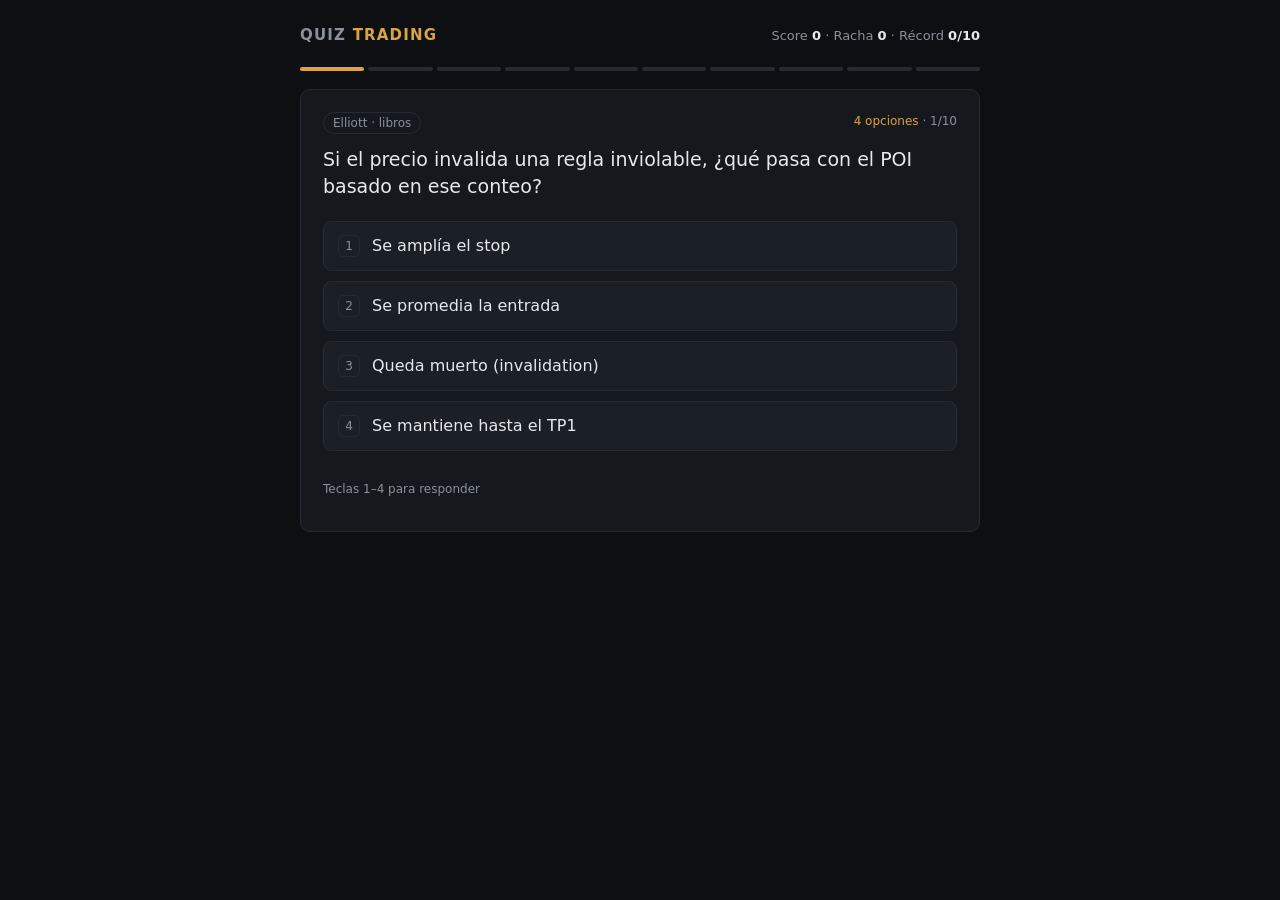
<file: quiz/index.html>
<!doctype html>
<html lang="es">
<head>
<meta charset="utf-8">
<meta name="viewport" content="width=device-width, initial-scale=1">
<title>Quiz Trading</title>
<style>
  :root {
    --bg: #0d0f12;
    --panel: #15181d;
    --panel-2: #1b1f26;
    --line: #262b33;
    --text: #e6e8eb;
    --muted: #8a919c;
    --accent: #d9a441;
    --ok: #2fb36b;
    --ok-bg: #12301f;
    --bad: #e0524d;
    --bad-bg: #3a1615;
    --radius: 10px;
  }
  * { box-sizing: border-box; }
  html, body { margin: 0; background: var(--bg); color: var(--text); }
  body {
    font: 16px/1.5 system-ui, -apple-system, "Segoe UI", Roboto, sans-serif;
    min-height: 100vh;
    display: flex; justify-content: center;
    padding: 24px 16px 48px;
  }
  main { width: 100%; max-width: 680px; min-width: 0; }

  header {
    display: flex; align-items: baseline; justify-content: space-between; flex-wrap: wrap;
    gap: 6px 12px; margin-bottom: 20px;
  }
  h1 { font-size: 15px; font-weight: 600; letter-spacing: .08em; text-transform: uppercase; margin: 0; color: var(--muted); }
  h1 b { color: var(--accent); font-weight: 700; }
  .stats { font-size: 13px; color: var(--muted); font-variant-numeric: tabular-nums; text-align: right; }
  .stats b { color: var(--text); font-weight: 600; }

  .progress { display: grid; grid-template-columns: repeat(10, 1fr); gap: 4px; margin-bottom: 18px; }
  .progress span { height: 4px; border-radius: 2px; background: var(--line); }
  .progress span.ok { background: var(--ok); }
  .progress span.bad { background: var(--bad); }
  .progress span.now { background: var(--accent); }

  .card { background: var(--panel); border: 1px solid var(--line); border-radius: var(--radius); padding: 22px; }
  .meta { display: flex; justify-content: space-between; gap: 8px; font-size: 12px; color: var(--muted); margin-bottom: 12px; }
  .chip { border: 1px solid var(--line); border-radius: 999px; padding: 1px 9px; }
  .kind { color: var(--accent); }
  .question { font-size: 19px; line-height: 1.45; font-weight: 500; margin: 0 0 20px; overflow-wrap: anywhere; }

  .options { display: grid; gap: 10px; }
  .opt {
    display: flex; align-items: flex-start; gap: 12px; width: 100%;
    text-align: left; font: inherit; color: var(--text);
    background: var(--panel-2); border: 1px solid var(--line); border-radius: 8px;
    padding: 12px 14px; cursor: pointer; transition: border-color .12s, background .12s;
    overflow-wrap: anywhere;
  }
  .opt:hover:not(:disabled) { border-color: #3a414c; background: #20252d; }
  .opt:disabled { cursor: default; }
  .opt .k {
    flex: none; width: 22px; height: 22px; border-radius: 5px; border: 1px solid var(--line);
    display: grid; place-items: center; font-size: 12px; color: var(--muted); margin-top: 1px;
  }
  .opt.ok { border-color: var(--ok); background: var(--ok-bg); }
  .opt.ok .k { border-color: var(--ok); color: var(--ok); }
  .opt.bad { border-color: var(--bad); background: var(--bad-bg); }
  .opt.bad .k { border-color: var(--bad); color: var(--bad); }
  .options.answered .opt:not(.ok):not(.bad) { opacity: .45; }

  .tf { grid-template-columns: 1fr 1fr; }
  .tf .opt { justify-content: center; font-weight: 600; }

  .foot { display: flex; justify-content: space-between; align-items: center; margin-top: 18px; min-height: 40px; }
  .hint { font-size: 12px; color: var(--muted); }
  button.primary {
    font: inherit; font-weight: 600; color: #111; background: var(--accent);
    border: 0; border-radius: 8px; padding: 9px 18px; cursor: pointer;
  }
  button.primary:hover { filter: brightness(1.08); }
  button.ghost {
    font: inherit; font-size: 13px; color: var(--muted); background: transparent;
    border: 1px solid var(--line); border-radius: 8px; padding: 7px 12px; cursor: pointer;
  }
  .hidden { display: none !important; }

  .end { text-align: center; padding: 34px 22px; }
  .end .big { font-size: 64px; font-weight: 700; font-variant-numeric: tabular-nums; line-height: 1; }
  .end .big small { font-size: 28px; color: var(--muted); font-weight: 500; }
  .end .msg { color: var(--muted); margin: 10px 0 24px; }
  .end .record { color: var(--accent); font-weight: 600; }
  .grid { display: grid; grid-template-columns: repeat(4, 1fr); gap: 10px; margin-bottom: 26px; }
  .grid div { background: var(--panel-2); border: 1px solid var(--line); border-radius: 8px; padding: 10px 6px; }
  .grid b { display: block; font-size: 20px; font-variant-numeric: tabular-nums; }
  .grid span { font-size: 11px; color: var(--muted); text-transform: uppercase; letter-spacing: .05em; }

  @media (max-width: 520px) {
    .question { font-size: 17px; }
    .grid { grid-template-columns: repeat(2, 1fr); }
    .end .big { font-size: 52px; }
  }
</style>
</head>
<body>
<main>
  <header>
    <h1>Quiz <b>Trading</b></h1>
    <div class="stats" id="stats"></div>
  </header>

  <div class="progress" id="progress"></div>

  <section class="card" id="quiz">
    <div class="meta">
      <span class="chip" id="topic"></span>
      <span><span class="kind" id="kind"></span> · <span id="count"></span></span>
    </div>
    <p class="question" id="question"></p>
    <div class="options" id="options"></div>
    <div class="foot">
      <span class="hint" id="hint">Teclas 1–4 para responder</span>
      <button class="primary hidden" id="next">Siguiente →</button>
    </div>
  </section>

  <section class="card end hidden" id="end">
    <div class="big" id="final"></div>
    <p class="msg" id="msg"></p>
    <div class="grid">
      <div><b id="s-best">0</b><span>Mejor run</span></div>
      <div><b id="s-runs">0</b><span>Runs</span></div>
      <div><b id="s-streak">0</b><span>Mejor racha</span></div>
      <div><b id="s-avg">0</b><span>Promedio</span></div>
    </div>
    <button class="primary" id="again">Otra run (Enter)</button>
  </section>
</main>

<script>
  // Banco de preguntas: cada archivo en bank/ llama QB.add(fuente, [...]).
  // Formato: ["pregunta", "correcta", "distractor", "distractor", "distractor"]  |  ["afirmación", true|false]
  window.QB = { items: [], add(src, list) { list.forEach(q => this.items.push({ src, q })); } };
</script>
<script src="bank/elliott-libros.js"></script>
<script src="bank/elliott-notas.js"></script>
<script src="bank/elliott-avanzado.js"></script>
<script src="bank/manual-elliott-html.js"></script>
<script src="bank/estructura-entradas.js"></script>
<script src="bank/gatillos-atas.js"></script>
<script src="bank/orderflow-curso.js"></script>
<script src="bank/roadmap-atas.js"></script>
<script src="bank/manual-maestro.js"></script>
<script src="bank/wyckoff-elder.js"></script>
<script src="bank/psicologia.js"></script>
<script src="bank/fractales-beig-sintesis.js"></script>
<script src="bank/checklist-gestion.js"></script>
<script src="bank/errores-comunes.js"></script>
<script src="bank/riesgo-datos.js"></script>
<script src="bank/setup12-smc.js"></script>
<script src="bank/correlacion-research.js"></script>
<script src="bank/journal.js"></script>
<script src="bank/backtesting.js"></script>
<script src="bank/elliott-backtest-conversacion.js"></script>
<script src="bank/guia-hype-config.js"></script>
<script>
(() => {
  const RUN_LEN = 10;
  const TF_SHARE = 0.2; // fracción de preguntas de 4 opciones que se muestran como V/F
  const STORE = "quiz-trading-stats-v1";

  const TOPICS = {
    "elliott-libros": "Elliott · libros",
    "elliott-notas": "Elliott · tus notas",
    "elliott-avanzado": "Elliott avanzado",
    "manual-elliott-html": "Elliott + OF",
    "estructura-entradas": "Estructura y entradas",
    "gatillos-atas": "Gatillos ATAS",
    "orderflow-curso": "Order flow · curso",
    "roadmap-atas": "Roadmap ATAS",
    "manual-maestro": "Manual maestro",
    "wyckoff-elder": "Wyckoff · Elder",
    "psicologia": "Psicología",
    "fractales-beig-sintesis": "Fractales · BEIG · síntesis",
    "checklist-gestion": "Checklist y gestión",
    "errores-comunes": "Errores comunes",
    "riesgo-datos": "Riesgo y datos",
    "setup12-smc": "Setup 1-2 · SMC",
    "correlacion-research": "Correlación · research",
    "journal": "Journal",
    "backtesting": "Backtesting",
    "elliott-backtest-conversacion": "Backtest EW · historial",
    "guia-hype-config": "Guía HYPE · config",
  };

  const $ = id => document.getElementById(id);
  const bank = QB.items;

  // ---------- stats (localStorage, tolerante a fallos)
  function loadStats() {
    try { return Object.assign({ best: 0, runs: 0, total: 0, bestStreak: 0, streak: 0 }, JSON.parse(localStorage.getItem(STORE) || "{}")); }
    catch { return { best: 0, runs: 0, total: 0, bestStreak: 0, streak: 0 }; }
  }
  function saveStats() { try { localStorage.setItem(STORE, JSON.stringify(stats)); } catch {} }
  let stats = loadStats();

  // ---------- helpers
  function shuffle(a) {
    for (let i = a.length - 1; i > 0; i--) { const j = Math.floor(Math.random() * (i + 1)); [a[i], a[j]] = [a[j], a[i]]; }
    return a;
  }
  function pickDistinct(n) {
    const idx = shuffle([...bank.keys()]).slice(0, n);
    return idx.map(i => bank[i]);
  }
  // Convierte pregunta + opción en una afirmación para V/F
  function asStatement(q, opt) {
    const blanks = (q.match(/___/g) || []).length;
    if (blanks === 1) return q.replace("___", opt);
    if (blanks > 1) {
      const parts = opt.split(" / ");
      if (parts.length === blanks) { let i = 0; return q.replace(/___/g, () => parts[i++]); }
    }
    return q.replace(/[\s:…]*(\.\.\.)?\s*$/, "") + " → " + opt;
  }
  const canBeTF = q => q.length === 5 && !/\bNO\b/.test(q[0]) && !/[Nn]inguna|[Tt]odas/.test(q[1]);

  // Construye el item a mostrar
  function build(entry) {
    const q = entry.q;
    if (q.length === 2) {
      return { src: entry.src, kind: "V / F", text: q[0], options: ["Verdadero", "Falso"], answer: q[1] ? 0 : 1, tf: true };
    }
    if (canBeTF(q) && Math.random() < TF_SHARE) {
      const truthy = Math.random() < 0.5;
      const opt = truthy ? q[1] : q[2 + Math.floor(Math.random() * 3)];
      return { src: entry.src, kind: "V / F", text: asStatement(q[0], opt), options: ["Verdadero", "Falso"], answer: truthy ? 0 : 1, tf: true };
    }
    const opts = shuffle(q.slice(1).map((t, i) => ({ t, ok: i === 0 })));
    return { src: entry.src, kind: "4 opciones", text: q[0], options: opts.map(o => o.t), answer: opts.findIndex(o => o.ok), tf: false };
  }

  // ---------- run state
  let run = [], pos = 0, score = 0, results = [], answered = false;

  function startRun() {
    run = pickDistinct(RUN_LEN).map(build);
    pos = 0; score = 0; results = []; answered = false;
    $("end").classList.add("hidden");
    $("quiz").classList.remove("hidden");
    render();
  }

  function renderProgress() {
    $("progress").innerHTML = Array.from({ length: RUN_LEN }, (_, i) => {
      const cls = i < results.length ? (results[i] ? "ok" : "bad") : (i === pos ? "now" : "");
      return `<span class="${cls}"></span>`;
    }).join("");
  }

  function renderStats() {
    $("stats").innerHTML = `Score <b>${score}</b> · Racha <b>${stats.streak}</b> · Récord <b>${stats.best}/10</b>`;
  }

  function render() {
    const item = run[pos];
    answered = false;
    $("topic").textContent = TOPICS[item.src] || item.src;
    $("kind").textContent = item.kind;
    $("count").textContent = `${pos + 1}/${RUN_LEN}`;
    $("question").textContent = item.text;
    const box = $("options");
    box.className = "options" + (item.tf ? " tf" : "");
    box.innerHTML = "";
    item.options.forEach((t, i) => {
      const b = document.createElement("button");
      b.className = "opt";
      b.innerHTML = `<span class="k">${item.tf ? (i ? "F" : "V") : i + 1}</span><span></span>`;
      b.lastChild.textContent = t;
      b.addEventListener("click", () => answer(i));
      box.appendChild(b);
    });
    $("hint").textContent = item.tf ? "Teclas V / F (o 1 / 2)" : "Teclas 1–4 para responder";
    $("next").classList.add("hidden");
    renderProgress(); renderStats();
  }

  function answer(i) {
    if (answered) return;
    answered = true;
    const item = run[pos];
    const ok = i === item.answer;
    const btns = [...$("options").children];
    btns.forEach(b => b.disabled = true);
    btns[i].classList.add(ok ? "ok" : "bad");   // solo se colorea la elegida: nunca se revela la correcta
    $("options").classList.add("answered");
    results.push(ok);
    if (ok) { score++; stats.streak++; stats.bestStreak = Math.max(stats.bestStreak, stats.streak); }
    else stats.streak = 0;
    saveStats();
    $("next").textContent = pos === RUN_LEN - 1 ? "Ver resultado →" : "Siguiente →";
    $("next").classList.remove("hidden");
    $("hint").textContent = "Enter para seguir";
    renderProgress(); renderStats();
  }

  function next() {
    if (!answered) return;
    if (pos < RUN_LEN - 1) { pos++; render(); return; }
    finish();
  }

  function finish() {
    const prevBest = stats.best;
    stats.runs++; stats.total += score; stats.best = Math.max(stats.best, score);
    saveStats();
    $("quiz").classList.add("hidden");
    $("end").classList.remove("hidden");
    $("final").innerHTML = `${score}<small>/${RUN_LEN}</small>`;
    const msg = $("msg");
    if (score > prevBest && stats.runs > 1) { msg.innerHTML = `<span class="record">Nuevo récord.</span> Antes: ${prevBest}/10`; }
    else if (score === RUN_LEN) { msg.innerHTML = `<span class="record">Run perfecta.</span>`; }
    else { msg.textContent = `Récord: ${stats.best}/10`; }
    $("s-best").textContent = `${stats.best}/10`;
    $("s-runs").textContent = stats.runs;
    $("s-streak").textContent = stats.bestStreak;
    $("s-avg").textContent = (stats.total / stats.runs).toFixed(1);
    pos = RUN_LEN; renderProgress(); renderStats();
  }

  // ---------- eventos
  $("next").addEventListener("click", next);
  $("again").addEventListener("click", startRun);
  document.addEventListener("keydown", e => {
    if (e.ctrlKey || e.metaKey || e.altKey) return;
    const onEnd = !$("end").classList.contains("hidden");
    if (onEnd) { if (e.key === "Enter" || e.key === " ") { e.preventDefault(); startRun(); } return; }
    if (answered) { if (e.key === "Enter" || e.key === " " || e.key === "ArrowRight") { e.preventDefault(); next(); } return; }
    const item = run[pos]; if (!item) return;
    const k = e.key.toLowerCase();
    if (item.tf) { if (k === "v" || k === "1") answer(0); else if (k === "f" || k === "2") answer(1); }
    else if (/^[1-4]$/.test(k)) answer(+k - 1);
  });

  if (!bank.length) { $("question").textContent = "No se cargó ninguna pregunta. Revisá la carpeta bank/."; return; }
  startRun();
})();
</script>
</body>
</html>
</file>
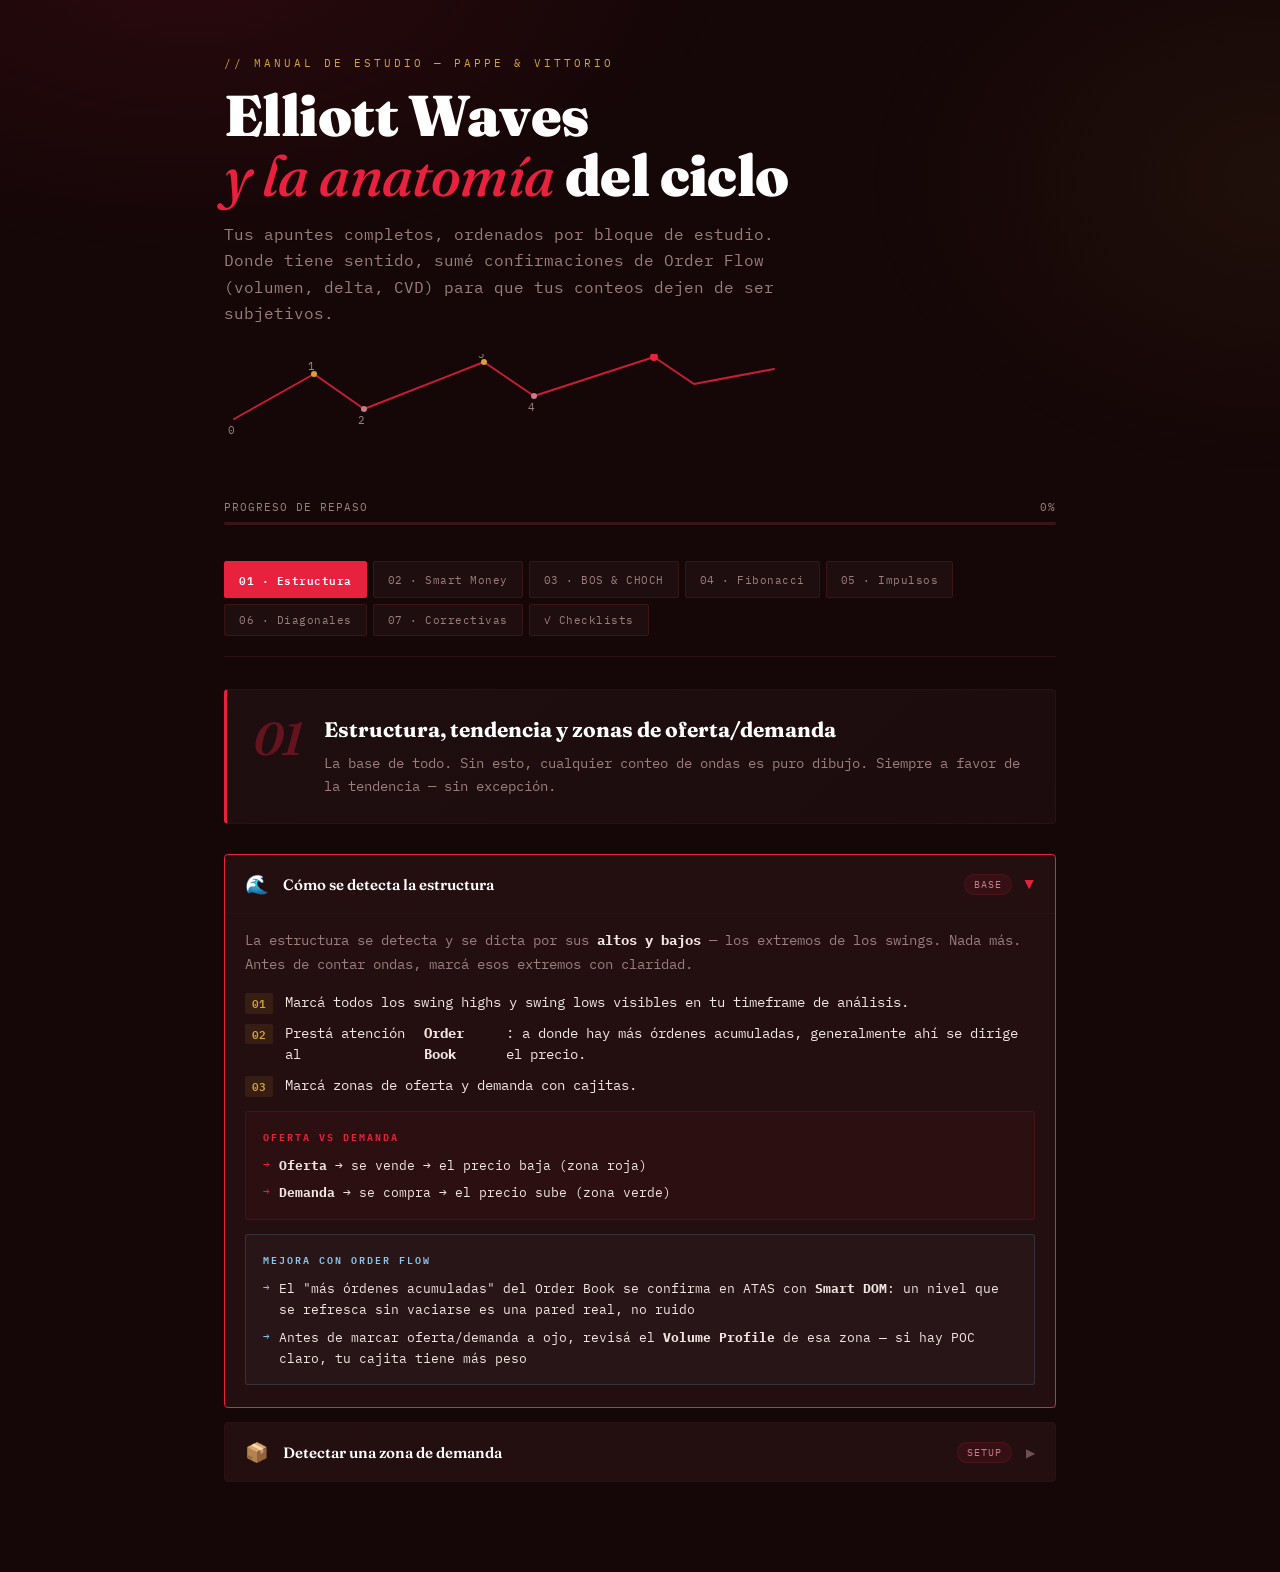
<file: notes/indexes/Elliott.html>
<!DOCTYPE html>
<html lang="es">
<head>
<meta charset="UTF-8">
<meta name="viewport" content="width=device-width, initial-scale=1.0">
<title>Elliott Waves — Manual Avanzado</title>
<link href="https://fonts.googleapis.com/css2?family=Fraunces:ital,opsz,wght@0,9..144,400;0,9..144,600;0,9..144,700;0,9..144,900;1,9..144,500&family=IBM+Plex+Mono:wght@400;500;600;700&display=swap" rel="stylesheet">
<style>
  :root {
    --bg: #150708;
    --bg2: #1c0c0d;
    --surface: #1f0e0f;
    --card: #240f10;
    --border: #3a1518;
    --border-soft: #2a1113;
    --blood: #e8213f;
    --blood-dim: #a91830;
    --gold: #d4a437;
    --gold-dim: #8a6d28;
    --rose: #c97b8a;
    --rose-dim: #6e424a;
    --cream: #f2e6e1;
    --muted: #9c7f7d;
    --muted2: #6b5250;
  }

  * { margin: 0; padding: 0; box-sizing: border-box; }

  body {
    background: var(--bg);
    color: var(--cream);
    font-family: 'Fraunces', serif;
    min-height: 100vh;
    overflow-x: hidden;
  }

  /* subtle wave texture background */
  body::before {
    content: '';
    position: fixed;
    inset: 0;
    background:
      radial-gradient(ellipse 900px 500px at 15% -5%, rgba(232,33,63,0.10), transparent 60%),
      radial-gradient(ellipse 700px 500px at 100% 20%, rgba(212,164,55,0.06), transparent 60%);
    pointer-events: none;
    z-index: 0;
  }

  .mono { font-family: 'IBM Plex Mono', monospace; }

  .container {
    max-width: 880px;
    margin: 0 auto;
    padding: 56px 24px 90px;
    position: relative;
    z-index: 1;
  }

  /* ===== HEADER ===== */
  header { margin-bottom: 52px; }

  .eyebrow {
    font-family: 'IBM Plex Mono', monospace;
    font-size: 11px;
    color: var(--gold);
    letter-spacing: 3px;
    text-transform: uppercase;
    margin-bottom: 16px;
  }

  h1 {
    font-size: clamp(2.3rem, 6vw, 3.6rem);
    font-weight: 900;
    line-height: 1.05;
    color: #fff;
    margin-bottom: 14px;
    letter-spacing: -0.01em;
  }

  h1 em {
    font-style: italic;
    font-weight: 500;
    color: var(--blood);
  }

  .subtitle {
    color: var(--muted);
    font-size: 15.5px;
    max-width: 560px;
    line-height: 1.7;
    font-family: 'IBM Plex Mono', monospace;
    font-weight: 400;
  }

  /* Wave SVG signature */
  .wave-signature {
    margin-top: 28px;
    width: 100%;
    max-width: 560px;
  }

  /* ===== PROGRESS ===== */
  .progress-wrap { margin-bottom: 36px; }
  .progress-label {
    display: flex;
    justify-content: space-between;
    font-family: 'IBM Plex Mono', monospace;
    font-size: 11px;
    color: var(--muted);
    margin-bottom: 8px;
    letter-spacing: 1px;
  }
  .progress-bar {
    height: 3px;
    background: var(--border);
    border-radius: 2px;
    overflow: hidden;
  }
  .progress-fill {
    height: 100%;
    background: linear-gradient(90deg, var(--blood), var(--gold));
    border-radius: 2px;
    transition: width 0.4s ease;
  }

  /* ===== TABS ===== */
  .tabs {
    display: flex;
    gap: 6px;
    margin-bottom: 32px;
    flex-wrap: wrap;
    border-bottom: 1px solid var(--border-soft);
    padding-bottom: 20px;
  }

  .tab {
    font-family: 'IBM Plex Mono', monospace;
    font-size: 11px;
    padding: 8px 14px;
    border: 1px solid var(--border);
    background: var(--surface);
    color: var(--muted);
    cursor: pointer;
    border-radius: 2px;
    transition: all 0.2s;
    letter-spacing: 0.5px;
  }

  .tab:hover { border-color: var(--blood-dim); color: var(--rose); }
  .tab.active { background: var(--blood); color: #fff; border-color: var(--blood); font-weight: 600; }

  /* ===== PHASES ===== */
  .phase { display: none; animation: fadeIn 0.35s ease; }
  .phase.active { display: block; }

  @keyframes fadeIn { from { opacity: 0; transform: translateY(10px); } to { opacity: 1; transform: translateY(0); } }

  .phase-header {
    display: flex;
    align-items: flex-start;
    gap: 22px;
    margin-bottom: 30px;
    padding: 26px 26px;
    background: linear-gradient(135deg, var(--surface), var(--bg2));
    border: 1px solid var(--border-soft);
    border-left: 3px solid var(--phase-color, var(--blood));
    border-radius: 4px;
  }

  .phase-num {
    font-family: 'Fraunces', serif;
    font-style: italic;
    font-size: 46px;
    font-weight: 600;
    color: var(--phase-color, var(--blood));
    opacity: 0.35;
    line-height: 1;
    flex-shrink: 0;
  }

  .phase-info h2 {
    font-size: 21px;
    font-weight: 700;
    color: #fff;
    margin-bottom: 8px;
    line-height: 1.3;
  }

  .phase-info p {
    color: var(--muted);
    font-size: 13.5px;
    line-height: 1.7;
    font-family: 'IBM Plex Mono', monospace;
  }

  /* ===== CONCEPT CARDS ===== */
  .concepts { display: flex; flex-direction: column; gap: 14px; }

  .concept-card {
    background: var(--card);
    border: 1px solid var(--border-soft);
    border-radius: 4px;
    overflow: hidden;
    cursor: pointer;
    transition: border-color 0.2s;
  }

  .concept-card:hover { border-color: var(--phase-color, var(--blood-dim)); }
  .concept-card.open { border-color: var(--phase-color, var(--blood-dim)); }

  .concept-header {
    display: flex;
    align-items: center;
    gap: 14px;
    padding: 17px 20px;
  }

  .concept-icon { font-size: 19px; flex-shrink: 0; }

  .concept-title {
    font-size: 15px;
    font-weight: 600;
    color: #fff;
    flex: 1;
    font-family: 'Fraunces', serif;
  }

  .concept-tag {
    font-family: 'IBM Plex Mono', monospace;
    font-size: 9.5px;
    padding: 3px 9px;
    border-radius: 20px;
    background: rgba(232,33,63,0.08);
    color: var(--rose);
    letter-spacing: 1px;
    text-transform: uppercase;
    border: 1px solid rgba(232,33,63,0.15);
    white-space: nowrap;
  }

  .concept-tag.gold { background: rgba(212,164,55,0.08); color: var(--gold); border-color: rgba(212,164,55,0.2); }
  .concept-tag.of { background: rgba(120,180,220,0.08); color: #8ec5e8; border-color: rgba(120,180,220,0.2); }

  .chevron {
    font-size: 12px;
    color: var(--muted2);
    transition: transform 0.25s;
    flex-shrink: 0;
  }
  .concept-card.open .chevron { transform: rotate(90deg); color: var(--phase-color, var(--blood)); }

  .concept-body {
    display: none;
    padding: 0 20px 22px;
    border-top: 1px solid var(--border-soft);
  }
  .concept-card.open .concept-body { display: block; }

  .concept-body p {
    color: var(--muted);
    font-size: 13.5px;
    line-height: 1.75;
    margin-top: 15px;
    margin-bottom: 15px;
    font-family: 'IBM Plex Mono', monospace;
  }

  .concept-body p strong { color: var(--cream); }

  /* Steps */
  .steps { list-style: none; display: flex; flex-direction: column; gap: 9px; }

  .steps li {
    display: flex;
    gap: 12px;
    align-items: flex-start;
    font-size: 13.5px;
    color: var(--cream);
    line-height: 1.6;
    font-family: 'IBM Plex Mono', monospace;
  }

  .step-num {
    font-family: 'IBM Plex Mono', monospace;
    font-size: 10.5px;
    font-weight: 600;
    color: var(--gold);
    background: rgba(212,164,55,0.1);
    border-radius: 2px;
    padding: 2px 7px;
    flex-shrink: 0;
    margin-top: 1px;
    white-space: nowrap;
  }

  /* Fib level pills */
  .fib-row {
    display: flex;
    flex-wrap: wrap;
    gap: 8px;
    margin: 14px 0;
  }
  .fib-pill {
    font-family: 'IBM Plex Mono', monospace;
    font-size: 12px;
    font-weight: 600;
    padding: 5px 12px;
    border-radius: 20px;
    background: rgba(212,164,55,0.08);
    color: var(--gold);
    border: 1px solid rgba(212,164,55,0.25);
  }
  .fib-pill.hot {
    background: var(--gold);
    color: #1a0d05;
    border-color: var(--gold);
  }
  .fib-pill.danger {
    background: rgba(232,33,63,0.1);
    color: var(--blood);
    border-color: rgba(232,33,63,0.3);
  }

  /* Signals / info boxes */
  .signals-box {
    background: rgba(232,33,63,0.045);
    border: 1px solid rgba(232,33,63,0.15);
    border-radius: 3px;
    padding: 15px 17px;
    margin-top: 14px;
  }

  .signals-box.gold-box {
    background: rgba(212,164,55,0.045);
    border-color: rgba(212,164,55,0.18);
  }

  .signals-box.of-box {
    background: rgba(120,180,220,0.04);
    border-color: rgba(120,180,220,0.18);
  }

  .box-label {
    font-family: 'IBM Plex Mono', monospace;
    font-size: 10px;
    color: var(--blood);
    letter-spacing: 2px;
    text-transform: uppercase;
    margin-bottom: 11px;
    font-weight: 600;
  }

  .gold-box .box-label { color: var(--gold); }
  .of-box .box-label { color: #8ec5e8; }

  .signals-box ul {
    list-style: none;
    display: flex;
    flex-direction: column;
    gap: 7px;
  }

  .signals-box ul li {
    font-size: 13px;
    color: var(--cream);
    padding-left: 16px;
    position: relative;
    line-height: 1.6;
    font-family: 'IBM Plex Mono', monospace;
  }

  .signals-box ul li::before {
    content: '→';
    position: absolute;
    left: 0;
    color: var(--blood);
    font-size: 11px;
  }

  .gold-box ul li::before { color: var(--gold); }
  .of-box ul li::before { color: #8ec5e8; }

  .warn-box {
    background: rgba(232,33,63,0.07);
    border: 1px solid rgba(232,33,63,0.25);
    border-radius: 3px;
    padding: 13px 16px;
    margin-top: 14px;
    font-size: 12.5px;
    color: #f0b8c1;
    line-height: 1.65;
    font-family: 'IBM Plex Mono', monospace;
  }

  .warn-box strong { color: var(--blood); }

  .uncertain-box {
    background: rgba(212,164,55,0.06);
    border: 1px dashed rgba(212,164,55,0.35);
    border-radius: 3px;
    padding: 11px 15px;
    margin-top: 12px;
    font-size: 12px;
    color: var(--gold);
    line-height: 1.6;
    font-family: 'IBM Plex Mono', monospace;
    font-style: italic;
  }

  /* Wave structure diagram (mini inline SVG containers) */
  .structure-diagram {
    display: flex;
    justify-content: center;
    margin: 16px 0;
    padding: 12px;
    background: rgba(0,0,0,0.2);
    border-radius: 4px;
  }

  /* Checklist */
  .checklist { list-style: none; display: flex; flex-direction: column; gap: 8px; margin-top: 10px; }

  .checklist li {
    display: flex;
    gap: 11px;
    align-items: flex-start;
    font-size: 13px;
    color: var(--cream);
    line-height: 1.55;
    cursor: pointer;
    padding: 9px 11px;
    background: rgba(255,255,255,0.015);
    border-radius: 3px;
    border: 1px solid transparent;
    transition: all 0.15s;
    user-select: none;
    font-family: 'IBM Plex Mono', monospace;
  }

  .checklist li:hover { border-color: var(--border); }

  .checklist li.checked {
    color: var(--muted);
    text-decoration: line-through;
    background: rgba(212,164,55,0.05);
    border-color: rgba(212,164,55,0.2);
  }

  .check-box {
    width: 16px;
    height: 16px;
    border: 1.5px solid var(--border);
    border-radius: 3px;
    flex-shrink: 0;
    margin-top: 1px;
    display: flex;
    align-items: center;
    justify-content: center;
    font-size: 10px;
    transition: all 0.15s;
  }

  .checklist li.checked .check-box {
    background: var(--gold);
    border-color: var(--gold);
    color: #1a0d05;
  }

  /* Comparison table for structures */
  .struct-table {
    width: 100%;
    border-collapse: collapse;
    margin-top: 14px;
    font-family: 'IBM Plex Mono', monospace;
    font-size: 12.5px;
  }
  .struct-table th {
    text-align: left;
    color: var(--gold);
    font-weight: 600;
    padding: 8px 10px;
    border-bottom: 1px solid var(--border);
    font-size: 11px;
    letter-spacing: 0.5px;
    text-transform: uppercase;
  }
  .struct-table td {
    padding: 8px 10px;
    border-bottom: 1px solid var(--border-soft);
    color: var(--cream);
  }
  .struct-table tr:last-child td { border-bottom: none; }

  /* Section divider label */
  .divider-label {
    font-family: 'IBM Plex Mono', monospace;
    font-size: 10px;
    color: var(--muted2);
    letter-spacing: 2px;
    text-transform: uppercase;
    margin: 6px 0 4px;
  }

</style>
</head>
<body>
<div class="container">

  <header>
    <div class="eyebrow">// Manual de estudio — Pappe &amp; Vittorio</div>
    <h1>Elliott Waves<br><em>y la anatomía</em> del ciclo</h1>
    <p class="subtitle">Tus apuntes completos, ordenados por bloque de estudio. Donde tiene sentido, sumé confirmaciones de Order Flow (volumen, delta, CVD) para que tus conteos dejen de ser subjetivos.</p>

    <svg class="wave-signature" viewBox="0 0 560 90" xmlns="http://www.w3.org/2000/svg">
      <polyline points="10,65 90,20 140,55 260,8 310,42 430,3 470,30 550,15"
        fill="none" stroke="#e8213f" stroke-width="2" stroke-linejoin="round" stroke-linecap="round" opacity="0.85"/>
      <g font-family="IBM Plex Mono" font-size="11" fill="#9c7f7d">
        <text x="4" y="80">0</text>
        <text x="84" y="16">1</text>
        <text x="134" y="70">2</text>
        <text x="254" y="4">3</text>
        <text x="304" y="57">4</text>
        <text x="424" y="0" fill="#d4a437">5</text>
      </g>
      <circle cx="90" cy="20" r="3" fill="#d4a437"/>
      <circle cx="140" cy="55" r="3" fill="#c97b8a"/>
      <circle cx="260" cy="8" r="3" fill="#d4a437"/>
      <circle cx="310" cy="42" r="3" fill="#c97b8a"/>
      <circle cx="430" cy="3" r="4" fill="#e8213f"/>
    </svg>
  </header>

  <div class="progress-wrap">
    <div class="progress-label">
      <span>PROGRESO DE REPASO</span>
      <span id="progress-pct">0%</span>
    </div>
    <div class="progress-bar">
      <div class="progress-fill" id="progress-fill" style="width:0%"></div>
    </div>
  </div>

  <div class="tabs">
    <button class="tab active" onclick="showPhase(0)">01 · Estructura</button>
    <button class="tab" onclick="showPhase(1)">02 · Smart Money</button>
    <button class="tab" onclick="showPhase(2)">03 · BOS &amp; CHOCH</button>
    <button class="tab" onclick="showPhase(3)">04 · Fibonacci</button>
    <button class="tab" onclick="showPhase(4)">05 · Impulsos</button>
    <button class="tab" onclick="showPhase(5)">06 · Diagonales</button>
    <button class="tab" onclick="showPhase(6)">07 · Correctivas</button>
    <button class="tab" onclick="showPhase(7)">✓ Checklists</button>
  </div>

  <!-- ===================== FASE 1: ESTRUCTURA ===================== -->
  <div class="phase active" id="phase-0" style="--phase-color: #e8213f">
    <div class="phase-header">
      <div class="phase-num">01</div>
      <div class="phase-info">
        <h2>Estructura, tendencia y zonas de oferta/demanda</h2>
        <p>La base de todo. Sin esto, cualquier conteo de ondas es puro dibujo. Siempre a favor de la tendencia — sin excepción.</p>
      </div>
    </div>

    <div class="concepts">

      <div class="concept-card" onclick="toggleCard(this)">
        <div class="concept-header">
          <span class="concept-icon">🌊</span>
          <span class="concept-title">Cómo se detecta la estructura</span>
          <span class="concept-tag">BASE</span>
          <span class="chevron">▶</span>
        </div>
        <div class="concept-body">
          <p>La estructura se detecta y se dicta por sus <strong>altos y bajos</strong> — los extremos de los swings. Nada más. Antes de contar ondas, marcá esos extremos con claridad.</p>
          <ul class="steps">
            <li><span class="step-num">01</span> Marcá todos los swing highs y swing lows visibles en tu timeframe de análisis.</li>
            <li><span class="step-num">02</span> Prestá atención al <strong>Order Book</strong>: a donde hay más órdenes acumuladas, generalmente ahí se dirige el precio.</li>
            <li><span class="step-num">03</span> Marcá zonas de oferta y demanda con cajitas.</li>
          </ul>
          <div class="signals-box">
            <div class="box-label">Oferta vs Demanda</div>
            <ul>
              <li><strong>Oferta</strong> → se vende → el precio baja (zona roja)</li>
              <li><strong>Demanda</strong> → se compra → el precio sube (zona verde)</li>
            </ul>
          </div>
          <div class="signals-box of-box">
            <div class="box-label">Mejora con Order Flow</div>
            <ul>
              <li>El "más órdenes acumuladas" del Order Book se confirma en ATAS con <strong>Smart DOM</strong>: un nivel que se refresca sin vaciarse es una pared real, no ruido</li>
              <li>Antes de marcar oferta/demanda a ojo, revisá el <strong>Volume Profile</strong> de esa zona — si hay POC claro, tu cajita tiene más peso</li>
            </ul>
          </div>
        </div>
      </div>

      <div class="concept-card" onclick="toggleCard(this)">
        <div class="concept-header">
          <span class="concept-icon">📦</span>
          <span class="concept-title">Detectar una zona de demanda</span>
          <span class="concept-tag">SETUP</span>
          <span class="chevron">▶</span>
        </div>
        <div class="concept-body">
          <p>Una zona de demanda se detecta con una ruptura previa <strong>con cuerpo de vela</strong> y encontrando el pullback o la pausa previa a esa ruptura. Esa zona probablemente se reteste.</p>
          <div class="signals-box gold-box">
            <div class="box-label">La clave</div>
            <ul>
              <li>Esa pausa previa a la ruptura suele ser, en sí misma, un <strong>Order Block</strong></li>
              <li>Buscá el cuerpo de vela real que rompió — mecha sola no cuenta como ruptura válida</li>
            </ul>
          </div>
          <div class="signals-box of-box">
            <div class="box-label">Confirmación con OF</div>
            <ul>
              <li>En el footprint de esa vela de ruptura, el delta tiene que ser fuerte y en la dirección de la ruptura</li>
              <li>Si el volumen de la vela de ruptura es menor al de la vela anterior, desconfiá — puede ser fakeout</li>
            </ul>
          </div>
        </div>
      </div>

    </div>
  </div>

  <!-- ===================== FASE 2: SMART MONEY ===================== -->
  <div class="phase" id="phase-1" style="--phase-color: #d4a437">
    <div class="phase-header">
      <div class="phase-num">02</div>
      <div class="phase-info">
        <h2>Smart Money: POI, Clusters y Volume Profile</h2>
        <p>Acá conectás la teoría de ondas con dónde realmente reacciona el precio: zonas donde el mercado dejó una huella real de volumen.</p>
      </div>
    </div>

    <div class="concepts">

      <div class="concept-card" onclick="toggleCard(this)">
        <div class="concept-header">
          <span class="concept-icon">🎯</span>
          <span class="concept-title">POI — Point of Interest</span>
          <span class="concept-tag gold">CONCEPTO CLAVE</span>
          <span class="chevron">▶</span>
        </div>
        <div class="concept-body">
          <p>El POI es la <strong>sumatoria de flujos previos</strong>. Lo que buscás es el Order Block dentro del cluster, y que ese cluster esté dentro de un POI.</p>
          <div class="fib-row">
            <span class="fib-pill hot">POI = C + C (+ C + ATH)</span>
          </div>
          <div class="signals-box gold-box">
            <div class="box-label">Cómo se arma</div>
            <ul>
              <li>Primero marcás <strong>clusters</strong> (compresiones/rangos)</li>
              <li>Luego tomás el <strong>perfil de volumen</strong> entre ese rango</li>
              <li>Un cluster es un rango dentro de un POI</li>
              <li>El POI es la zona donde el precio históricamente lateralizó</li>
              <li><strong>Más validado</strong> está el POI mientras más clusters tenga acumulados</li>
            </ul>
          </div>
          <div class="signals-box">
            <div class="box-label">Comportamiento en Value Area</div>
            <ul>
              <li>Si el precio rebota en el <strong>VAH</strong> y vuelve, es probable que se meta nuevamente al rango</li>
              <li>Esto anula el rebote — hay que esperar que el precio vaya a la parte baja del rango</li>
            </ul>
          </div>
          <div class="uncertain-box">📝 Nota tuya: hay palabras no 100% garantizadas en el original ("compresiones/rangos", "pullback"). Si el conteo no cierra, revisá contra la fuente.</div>
        </div>
      </div>

      <div class="concept-card" onclick="toggleCard(this)">
        <div class="concept-header">
          <span class="concept-icon">💧</span>
          <span class="concept-title">Liquidez, Imbalance y Mitigación</span>
          <span class="concept-tag">LIQUIDEZ</span>
          <span class="chevron">▶</span>
        </div>
        <div class="concept-body">
          <p>Primero detectás clusters y cajitas, después la liquidez. Una forma de detectarla: ver si hay <strong>bajos no mitigados</strong> (no tomados todavía).</p>
          <ul class="steps">
            <li><span class="step-num">01</span> Identificá bajos (o altos) no tomados en la estructura.</li>
            <li><span class="step-num">02</span> Cuando esos niveles se toman, el precio tiende a explotar en la dirección contraria.</li>
            <li><span class="step-num">03</span> Marcá el imbalance: movimiento explosivo dentro del cual existen Fair Value Gaps.</li>
            <li><span class="step-num">04</span> Medí ese imbalance con el nivel <strong>0.5 Fib</strong>, tomando solo la vela explosiva.</li>
            <li><span class="step-num">05</span> Colocá blocks por debajo de la liquidez (para compras) — importante marcar POIs y clusters antes.</li>
          </ul>
          <div class="signals-box">
            <div class="box-label">Inducement</div>
            <ul>
              <li>Ocurre cuando el precio todavía no retesteó correctamente una zona (ej: solo mitigó un FVG pero faltaba un POI)</li>
              <li>El precio "amaga" y sube/baja para inducir liquidez, la liquida, y usa esa fuerza para llegar al POI faltante</li>
            </ul>
          </div>
          <div class="signals-box of-box">
            <div class="box-label">Confirmación con OF</div>
            <ul>
              <li>Un bajo no mitigado real muestra en el heatmap de ATAS un nivel de stops que se acumula y no se ejecuta</li>
              <li>Cuando se toma esa liquidez, buscá en el footprint: volumen alto en la mecha + delta que revierte = confirma toma de liquidez real (no fake sweep)</li>
              <li>El OI bajando en ese sweep confirma que son posiciones cerrándose, no nueva tendencia</li>
            </ul>
          </div>
        </div>
      </div>

    </div>
  </div>

  <!-- ===================== FASE 3: BOS & CHOCH ===================== -->
  <div class="phase" id="phase-2" style="--phase-color: #c97b8a">
    <div class="phase-header">
      <div class="phase-num">03</div>
      <div class="phase-info">
        <h2>BOS, CHOCH y la lógica de rompimientos</h2>
        <p>La estructura dicta la tendencia, y esto dicta el análisis. Acá es donde más se mezclan Elliott y Smart Money.</p>
      </div>
    </div>

    <div class="concepts">

      <div class="concept-card" onclick="toggleCard(this)">
        <div class="concept-header">
          <span class="concept-icon">✂️</span>
          <span class="concept-title">Tipos de rompimiento</span>
          <span class="concept-tag">ESTRUCTURA</span>
          <span class="chevron">▶</span>
        </div>
        <div class="concept-body">
          <p>Lo primero es marcar altos y bajos — esto dicta la tendencia. Después, entender que un impulso tiene <strong>2 rompimientos</strong> y una corrección, generalmente, <strong>solo 1</strong>.</p>
          <ul class="steps">
            <li><span class="step-num">BOS↑</span> Rompimiento de una onda 3 o 5 respecto de una onda 2 o 4 (Break of Structure)</li>
            <li><span class="step-num">CONTEO</span> Contar 2 BOS en la onda mayor, luego los demás en las ondas 1, 3 y 5 de esa onda mayor, para después analizar el BOS de la onda 2 mayor</li>
            <li><span class="step-num">CHOCH</span> Change of Character. Después de detectar el primer rompimiento del último bajo de la onda 5, revisar si se genera un BOS bajista</li>
          </ul>
          <div class="warn-box">
            <strong>Regla crítica:</strong> El BOS es con <strong>cuerpo de vela</strong>. Si es solo con mecha, es posiblemente un CHOCH o un sweep de liquidez — no un BOS válido.
          </div>
          <div class="signals-box of-box">
            <div class="box-label">Confirmación con OF — la más importante de esta sección</div>
            <ul>
              <li>Un BOS válido (cuerpo de vela) debe tener <strong>Vol↑ + Delta fuerte + OI↑</strong> en la dirección del rompimiento — esto es literalmente tu checklist de "breakout real" aplicado a Elliott</li>
              <li>Si el precio rompe con cuerpo pero el volumen es menor al del rango previo y el delta es débil, tratalo como CHOCH aunque parezca BOS visualmente</li>
              <li>Antes de confiar en un BOS, mirá el footprint: si hay absorción justo en el nivel de ruptura, el "BOS" puede ser una trampa para atrapar traders del lado equivocado</li>
            </ul>
          </div>
          <div class="signals-box gold-box">
            <div class="box-label">Cuando el conteo no es claro</div>
            <ul>
              <li>Enfocate en contar rupturas fijándote en porcentajes de las expansiones y flats, no en la forma visual de las velas</li>
            </ul>
          </div>
        </div>
      </div>

    </div>
  </div>

  <!-- ===================== FASE 4: FIBONACCI ===================== -->
  <div class="phase" id="phase-3" style="--phase-color: #d4a437">
    <div class="phase-header">
      <div class="phase-num">04</div>
      <div class="phase-info">
        <h2>Niveles de Fibonacci por onda</h2>
        <p>Cada onda tiene su propia tabla de niveles. Memorizá esto — es lo que más vas a usar en el día a día.</p>
      </div>
    </div>

    <div class="concepts">

      <div class="concept-card" onclick="toggleCard(this)">
        <div class="concept-header">
          <span class="concept-icon">②</span>
          <span class="concept-title">Retrocesos de Onda 2</span>
          <span class="concept-tag gold">FIBONACCI</span>
          <span class="chevron">▶</span>
        </div>
        <div class="concept-body">
          <p>Niveles normales a tomar por la onda 2:</p>
          <div class="fib-row">
            <span class="fib-pill">0.5</span>
            <span class="fib-pill hot">0.618</span>
            <span class="fib-pill hot">0.66</span>
            <span class="fib-pill">0.786</span>
          </div>
          <p>También puede tomar (menos común):</p>
          <div class="fib-row">
            <span class="fib-pill">0.382 (raro, solo en onda 4)</span>
            <span class="fib-pill danger">0.886 — peligro, quizás no sea impulso</span>
          </div>
          <div class="signals-box gold-box">
            <div class="box-label">Regla general</div>
            <ul>
              <li>Mínimo: <strong>0.5</strong></li>
              <li>Máximo: <strong>0.786</strong></li>
              <li>Golden Pocket: <strong>0.618 – 0.66</strong></li>
            </ul>
          </div>
          <div class="signals-box of-box">
            <div class="box-label">Confirmación con OF en el Golden Pocket</div>
            <ul>
              <li>Si el precio llega al 0.618-0.66 con footprint mostrando absorción (delta que se frena) → alta probabilidad de que ahí termine la onda 2</li>
              <li>Buscá traders atrapados en la mecha de esa zona: confirma que el "combustible" para la onda 3 ya está armado</li>
            </ul>
          </div>
        </div>
      </div>

      <div class="concept-card" onclick="toggleCard(this)">
        <div class="concept-header">
          <span class="concept-icon">③</span>
          <span class="concept-title">Targets de Onda 3</span>
          <span class="concept-tag gold">FIBONACCI</span>
          <span class="chevron">▶</span>
        </div>
        <div class="concept-body">
          <p>Niveles normales:</p>
          <div class="fib-row">
            <span class="fib-pill">1.618</span>
            <span class="fib-pill">2</span>
            <span class="fib-pill">2.618</span>
            <span class="fib-pill">3</span>
            <span class="fib-pill">3.236</span>
            <span class="fib-pill">3.618</span>
          </div>
          <div class="warn-box"><strong>Mínimo requerido: 1 a 1</strong> — indica que la onda 3 es, como mínimo, igual a la onda 1. Si no llega a esto, tu conteo probablemente está mal.</div>
          <div class="signals-box of-box">
            <div class="box-label">La regla de oro con OF</div>
            <ul>
              <li>La onda 3 <strong>nunca es la más chica</strong> y el volumen es mayor en esta onda — esto es literal en tus notas de OF: la onda 3 debe mostrar el mayor volumen acumulado y el delta más fuerte de todo el impulso</li>
              <li>Si tu supuesta "onda 3" tiene menos volumen que la onda 1, dudá del conteo</li>
            </ul>
          </div>
        </div>
      </div>

      <div class="concept-card" onclick="toggleCard(this)">
        <div class="concept-header">
          <span class="concept-icon">④</span>
          <span class="concept-title">Retrocesos de Onda 4</span>
          <span class="concept-tag gold">FIBONACCI</span>
          <span class="chevron">▶</span>
        </div>
        <div class="concept-body">
          <p>Niveles requeridos:</p>
          <div class="fib-row">
            <span class="fib-pill">0.236</span>
            <span class="fib-pill hot">0.382</span>
            <span class="fib-pill hot">0.5</span>
          </div>
          <p>Los más comunes son 0.382 y 0.5.</p>
          <div class="warn-box"><strong>Invalidación:</strong> si se toca el <strong>0.618</strong>, la onda 4 queda invalidada. La regla de no overlap con onda 2 es innegociable: la onda 4 no se mete en la zona de la onda 2.</div>
        </div>
      </div>

      <div class="concept-card" onclick="toggleCard(this)">
        <div class="concept-header">
          <span class="concept-icon">⑤</span>
          <span class="concept-title">Targets de Onda 5 — 3 métodos</span>
          <span class="concept-tag gold">FIBONACCI</span>
          <span class="chevron">▶</span>
        </div>
        <div class="concept-body">
          <div class="divider-label">Método 1 — Impulso de Fibonacci</div>
          <ul class="steps">
            <li><span class="step-num">01</span> Desde el bajo de 1</li>
            <li><span class="step-num">02</span> Hasta el alto de 3</li>
            <li><span class="step-num">03</span> Terminando en el bajo de 4</li>
          </ul>
          <div class="fib-row"><span class="fib-pill">0.618</span><span class="fib-pill hot">0.786</span></div>

          <div class="divider-label">Método 2 — Retroceso de Fibonacci</div>
          <ul class="steps">
            <li><span class="step-num">01</span> Agarrar alto de 3</li>
            <li><span class="step-num">02</span> Agarrar bajo de 4</li>
          </ul>
          <div class="fib-row"><span class="fib-pill hot">1.618</span><span class="fib-pill">2.618</span><span class="fib-pill">mínimo 1.236</span></div>

          <div class="divider-label">Método 3 — Impulso de Fibonacci alternativo</div>
          <ul class="steps">
            <li><span class="step-num">01</span> Bajo de 1</li>
            <li><span class="step-num">02</span> Alto de 1</li>
            <li><span class="step-num">03</span> Bajo de 4</li>
          </ul>
          <div class="fib-row"><span class="fib-pill">1</span><span class="fib-pill">1.236</span><span class="fib-pill hot">1.618</span></div>

          <div class="signals-box of-box">
            <div class="box-label">Confirmación de fin de onda 5 con OF</div>
            <ul>
              <li>Debe haber <strong>divergencia de volumen</strong> entre la onda 3 y la onda 5: el volumen en 5 debe ser menor</li>
              <li>Esto es exactamente tu concepto de <strong>Exhaustion</strong> — footprint adelgazándose al final de la onda 5 confirma que el impulso se agota justo donde el Fibonacci lo predice</li>
              <li>Sumale CVD divergence: si el precio hace nuevo máximo en la 5 pero el CVD no acompaña, es la señal más fuerte de fin de impulso y posible trader atrapado</li>
            </ul>
          </div>
        </div>
      </div>

      <div class="concept-card" onclick="toggleCard(this)">
        <div class="concept-header">
          <span class="concept-icon">⏱️</span>
          <span class="concept-title">Tiempos de Fibonacci (todas las ondas)</span>
          <span class="concept-tag gold">TIEMPOS</span>
          <span class="chevron">▶</span>
        </div>
        <div class="concept-body">
          <ul class="steps">
            <li><span class="step-num">2</span> Trend based fib time: tocar inicio de onda 1 y luego 2 veces el final de la onda 1. Mínimo 0.382. Siguientes niveles: 0.618 y 1. Máximo: 4.</li>
            <li><span class="step-num">4</span> Marcar desde el alto de 1, hasta el bottom de 2, y luego al final de 3. Normalmente, la onda 4 tarda entre 1 y 1 vez más que la onda 2.</li>
            <li><span class="step-num">1 y 5</span> Agarrar el bottom de 1, el top de 1 y luego hasta el bottom de 4. Los niveles normales de la onda 5 terminan entre <strong>1.618</strong> y <strong>0.618</strong>.</li>
          </ul>
          <div class="uncertain-box">📝 Nota tuya: los tiempos de Fib NO invalidan el conteo, son solo orientativos. La invalidación siempre es por precio/estructura.</div>
        </div>
      </div>

    </div>
  </div>

  <!-- ===================== FASE 5: IMPULSOS ===================== -->
  <div class="phase" id="phase-4" style="--phase-color: #e8213f">
    <div class="phase-header">
      <div class="phase-num">05</div>
      <div class="phase-info">
        <h2>Impulsos: tradicional, 1 extendida, 5 extendida</h2>
        <p>Tres variantes del impulso de 5 ondas. Cada una tiene su propia tabla de Fibonacci y de volumen.</p>
      </div>
    </div>

    <div class="concepts">

      <div class="concept-card" onclick="toggleCard(this)">
        <div class="concept-header">
          <span class="concept-icon">📐</span>
          <span class="concept-title">Impulso tradicional</span>
          <span class="concept-tag">5 ONDAS</span>
          <span class="chevron">▶</span>
        </div>
        <div class="concept-body">
          <ul class="steps">
            <li><span class="step-num">R1</span> La onda 3 nunca es la más chica</li>
            <li><span class="step-num">R2</span> El volumen es mayor en la onda 3</li>
            <li><span class="step-num">R3</span> La onda 4 no hace overlap con la onda 2</li>
          </ul>
        </div>
      </div>

      <div class="concept-card" onclick="toggleCard(this)">
        <div class="concept-header">
          <span class="concept-icon">1️⃣</span>
          <span class="concept-title">Impulso con onda 1 extendida</span>
          <span class="concept-tag">VARIANTE</span>
          <span class="chevron">▶</span>
        </div>
        <div class="concept-body">
          <ul class="steps">
            <li><span class="step-num">01</span> La onda 3 <strong>siempre</strong> debe estar en el medio, nunca ser la más chica</li>
            <li><span class="step-num">02</span> La onda 4 no hace overlap con la 2</li>
            <li><span class="step-num">03</span> Retroceso de 2: 0.236, 0.382 (típico), 0.5 y 0.618 (raro)</li>
            <li><span class="step-num">04</span> Impulso en 3: NO puede llegar al 1 a 1 — si llega, no estás ante una onda 1 extendida</li>
            <li><span class="step-num">05</span> Retroceso en 4: se calcula desde el bajo de 3 hasta su alto. El target común es 0.236 como el 0.382</li>
            <li><span class="step-num">06</span> Impulso en 5: no puede llegar al 1 a 1 de la onda 3. Llega al 0.786 y 0.886</li>
          </ul>
          <div class="signals-box gold-box">
            <div class="box-label">Tiempos</div>
            <ul>
              <li>Retroceso en 2: mínimo 0.382 veces la onda 1, target común entre 1 y 1.618</li>
              <li>Retroceso en 4: igual, solo un poco más largo</li>
            </ul>
          </div>
        </div>
      </div>

      <div class="concept-card" onclick="toggleCard(this)">
        <div class="concept-header">
          <span class="concept-icon">5️⃣</span>
          <span class="concept-title">Impulso con onda 5 extendida</span>
          <span class="concept-tag">VARIANTE</span>
          <span class="chevron">▶</span>
        </div>
        <div class="concept-body">
          <ul class="steps">
            <li><span class="step-num">01</span> Mismas reglas de volumen y largos de ondas que el tradicional</li>
            <li><span class="step-num">02</span> Mismos retrocesos en la onda 2</li>
            <li><span class="step-num">03</span> La onda 3 <strong>sí o sí</strong> pasa el 1 a 1</li>
            <li><span class="step-num">04</span> Retrocesos en 4: 0.236 como común, sin overlap con la onda 2</li>
            <li><span class="step-num">05</span> Target de 5 "overshooted": con impulso de Fibonacci agarrando toda la onda 3 (desde bottom de 2, hasta top de 3 y bottom de 4), marcar el <strong>1.618</strong> como target</li>
          </ul>
          <div class="signals-box of-box">
            <div class="box-label">Volumen — la clave de esta variante</div>
            <ul>
              <li>En tiempos, la onda 4 debe ser 1 a 1 más grande que la onda 2</li>
              <li>La onda 5 tiene <strong>MÁS</strong> volumen que la onda 3 (al revés que en el impulso tradicional)</li>
              <li>Esto es tu única excepción a la regla de exhaustion: acá el CVD debería seguir acompañando fuerte en la onda 5, no divergir. Si divergiera, dudá que sea realmente una 5 extendida</li>
            </ul>
          </div>
        </div>
      </div>

    </div>
  </div>

  <!-- ===================== FASE 6: DIAGONALES ===================== -->
  <div class="phase" id="phase-5" style="--phase-color: #c97b8a">
    <div class="phase-header">
      <div class="phase-num">06</div>
      <div class="phase-info">
        <h2>Diagonales: Leading &amp; Contracting</h2>
        <p>La excepción a la regla del "no overlap". Se confunden fácil con nested structures — acá la diferencia clave.</p>
      </div>
    </div>

    <div class="concepts">

      <div class="concept-card" onclick="toggleCard(this)">
        <div class="concept-header">
          <span class="concept-icon">◈</span>
          <span class="concept-title">Contracting / Leading Diagonal</span>
          <span class="concept-tag">DIAGONAL</span>
          <span class="chevron">▶</span>
        </div>
        <div class="concept-body">
          <ul class="steps">
            <li><span class="step-num">01</span> Existe overlap entre la onda 2 y la onda 4 (a diferencia del impulso normal)</li>
            <li><span class="step-num">02</span> Las <strong>leading diagonals</strong> ocurren en las ondas A o 1 de un impulso</li>
            <li><span class="step-num">03</span> Estructura normal: 5-3-5-3-5. Pero pueden ser todas zigzags: 3-3-3-3-3</li>
            <li><span class="step-num">04</span> Las leading diagonals <strong>solo</strong> pueden ser 3-3-3-3-3</li>
          </ul>
          <div class="warn-box">
            <strong>Diferencia clave con nested structure:</strong> la diagonal SIEMPRE toma el ATH (all-time high / el extremo). Las ondas 4 dentro de una nested structure son complejas y chatas — una seguidilla de 4-5, 4-5, 4-5 es zona de distribución donde el precio ranguea antes de iniciar un bear market.
          </div>
          <div class="signals-box gold-box">
            <div class="box-label">Targets</div>
            <ul>
              <li>La tercer onda tiende a ser MENOR que la primera (al revés que en impulso normal)</li>
              <li>Targets de reversión: 0.786, 0.886 y 1</li>
              <li>La onda 5 sí o sí debe ser menor al 1 a 1 (medido con Fib trend desde bottom de 2, top de 3, hasta bottom de 4)</li>
            </ul>
          </div>
          <div class="signals-box gold-box">
            <div class="box-label">Fibonacci específico de diagonal</div>
            <ul>
              <li>Onda 2 (primer correctiva): mismos targets que una onda 2 normal</li>
              <li>Onda 4 (segunda correctiva): NO va de 0.5 a 0.786 — pasa a ser 0.382, con golden pocket en 0.618-0.66</li>
              <li>Si es nested, no hay reglas fijas — se usan otros niveles</li>
              <li>Canalizando la leading diagonal desde 0 hasta 1: la onda 4 no debe tocar la parte baja del canal</li>
            </ul>
          </div>
          <div class="signals-box of-box">
            <div class="box-label">Confirmación con OF</div>
            <ul>
              <li>El volumen debe ir a la <strong>baja</strong> en cada impulso sucesivo (cada uno más chico que el anterior) — es exhaustion progresivo, no puntual</li>
              <li>Esto es literalmente una secuencia de "footprint adelgazándose" repetida 3 veces (en 1, 3 y 5)</li>
            </ul>
          </div>
          <div class="signals-box">
            <div class="box-label">Tiempos</div>
            <ul>
              <li>La primera onda tarda menos de 1 vez en hacer el alto</li>
              <li>Igual criterio para la siguiente onda, midiéndola respecto a la anterior</li>
            </ul>
          </div>
        </div>
      </div>

    </div>
  </div>

  <!-- ===================== FASE 7: CORRECTIVAS ===================== -->
  <div class="phase" id="phase-6" style="--phase-color: #d4a437">
    <div class="phase-header">
      <div class="phase-num">07</div>
      <div class="phase-info">
        <h2>Estructuras correctivas: ABC, Flats y WXY</h2>
        <p>El terreno más subjetivo de Elliott. Estas reglas + volumen son lo que te va a sacar de la ambigüedad.</p>
      </div>
    </div>

    <div class="concepts">

      <div class="concept-card" onclick="toggleCard(this)">
        <div class="concept-header">
          <span class="concept-icon">🗺️</span>
          <span class="concept-title">Mapa de estructuras — memorizar esto primero</span>
          <span class="concept-tag gold">REFERENCIA</span>
          <span class="chevron">▶</span>
        </div>
        <div class="concept-body">
          <table class="struct-table">
            <tr><th>Estructura</th><th>Patrón de ondas</th></tr>
            <tr><td>ABC / Zigzag</td><td>5-3-5</td></tr>
            <tr><td>WXY</td><td>3-3-3</td></tr>
            <tr><td>Flats (Expanding / Regular / Running)</td><td>3-3-5</td></tr>
            <tr><td>Triángulos</td><td>3-3-3-3-3</td></tr>
          </table>
          <div class="warn-box"><strong>Regla de oro:</strong> dentro de un WXY NO se buscan WXY internos — solo ABC, ZZ o flats. Por eso en las 3 estructuras de un WXYxZ podés tener flats.</div>
        </div>
      </div>

      <div class="concept-card" onclick="toggleCard(this)">
        <div class="concept-header">
          <span class="concept-icon">⚡</span>
          <span class="concept-title">Zigzag (ABC) — 5-3-5</span>
          <span class="concept-tag">CORRECTIVA</span>
          <span class="chevron">▶</span>
        </div>
        <div class="concept-body">
          <p>El patrón correctivo más común y más simple. Debe respetar su estructura: si en A hay 5 ondas, en C también debe haber 5 ondas.</p>
          <ul class="steps">
            <li><span class="step-num">01</span> En un 1-2 o A-B, la diferenciación se ve en la onda 3 o C: si el volumen es ascendente, es más probable que sea onda 3</li>
            <li><span class="step-num">02</span> Los ABC son más comunes en la onda 2, pero también aparecen en la 4, solo que como sub-estructura</li>
            <li><span class="step-num">03</span> Generalmente las ondas B de una corrección ya detectada son zigzags</li>
            <li><span class="step-num">04</span> El único caso con 3 ondas válido es un flat</li>
          </ul>
          <div class="signals-box gold-box">
            <div class="box-label">Fibonacci de B</div>
            <ul>
              <li>Área común de retroceso de B: la misma que los Fibs de onda 2</li>
              <li>Si pasa el 0.786, es preferible contar esa "2" como B — más aún si toma el 0.886</li>
              <li>Target común de B: <strong>0.382</strong> en todos los casos</li>
            </ul>
          </div>
          <div class="signals-box gold-box">
            <div class="box-label">Tiempos y target de C</div>
            <ul>
              <li>Para descartar una posible onda 2: es corta en tiempo y "sharp" en precio</li>
              <li>Tiempo mínimo de B: 0.382, máximo 5</li>
              <li>Target normal de C: entre 1-1.236 al 1.618, mínimo 0.618</li>
              <li>Si hay un triángulo en la B del ABC: el target cambia — 0.618 pasa a ser el común, y 1-1.236 pasa a ser lo raro</li>
              <li>Tiempo de C: del 1 al 1.618, midiendo con los 3 puntos 0-A-B</li>
            </ul>
          </div>
          <div class="signals-box of-box">
            <div class="box-label">Confirmación con OF</div>
            <ul>
              <li>El volumen de C aparece recién en su <strong>final</strong> — a diferencia de la onda 3 donde el volumen está distribuido en toda la onda</li>
              <li>En el footprint, esto se ve como clusters chicos al inicio de C y un salto de volumen fuerte solo al cierre — usalo para confirmar que estás en la fase final de C</li>
            </ul>
          </div>
        </div>
      </div>

      <div class="concept-card" onclick="toggleCard(this)">
        <div class="concept-header">
          <span class="concept-icon">📊</span>
          <span class="concept-title">Expanding Flat — 3-3-5</span>
          <span class="concept-tag">CORRECTIVA</span>
          <span class="chevron">▶</span>
        </div>
        <div class="concept-body">
          <p>Ocurre cuando B y C toman el bajo/alto de A. No confundir con ABC/ZZ normales.</p>
          <div class="signals-box gold-box">
            <div class="box-label">Cómo distinguirlo de un ZZ</div>
            <ul>
              <li>Pista clave: la primer estructura (A) es <strong>correctiva de 3 ondas</strong>, no 5 como en el ZZ</li>
              <li>Generalmente antes viene un ABC ZZ</li>
              <li>En A no se permiten triángulos, ni A puede ser de 5 ondas</li>
              <li>A ≠ C</li>
            </ul>
          </div>
          <ul class="steps">
            <li><span class="step-num">B</span> Se calcula con retroceso de toda la onda A (inicio a fin). Marcar 1.236 y 0.382. El 1.618 es raro y da la pauta de que es un flat. En B, lo más común es WZZ — no buscar triángulos ahí, aunque puedan pasar</li>
            <li><span class="step-num">C</span> Se toma con impulso de toda la onda A, proyectando al alto de B. Nivel: 1.618. Con retroceso se agarra todo B: marcar 1.618 y 1.382 — la zona común está entre esos dos 618's</li>
          </ul>
          <div class="signals-box">
            <div class="box-label">Notas adicionales</div>
            <ul>
              <li>Target mínimo de B: tomar el alto de A ya la considera completa (siempre medir la estructura también)</li>
              <li>Un flat puede suceder en A y B, pero NO en C — C siempre son 5 ondas</li>
            </ul>
          </div>
          <div class="signals-box of-box">
            <div class="box-label">Tiempos y volumen</div>
            <ul>
              <li>El volumen aparece en el final de C, ya que se liquidan bajos — mismo patrón que en el ZZ: buscá el salto de volumen al cierre de C para confirmar</li>
              <li>Mínimo de B: 0.382; puede ir hasta 0.618 y 1.618</li>
            </ul>
          </div>
        </div>
      </div>

      <div class="concept-card" onclick="toggleCard(this)">
        <div class="concept-header">
          <span class="concept-icon">📐</span>
          <span class="concept-title">Regular Flat — 3-3-5</span>
          <span class="concept-tag">CORRECTIVA</span>
          <span class="chevron">▶</span>
        </div>
        <div class="concept-body">
          <p>Parecido al expanding flat, solo que el alto/bajo se toma con menos grado — menos impulsivo.</p>
          <div class="signals-box gold-box">
            <div class="box-label">Cómo identificarlo</div>
            <ul>
              <li>Contá la onda A: si son 3 ondas, ya sabés que estás en un flat (en vez de 5-3, tenés 3-3, por eso se usan los Fibs de flat)</li>
              <li>Si tu onda B (3 ondas) pasa el 0.786 y A tiene 3 ondas → muy baja probabilidad de que C sea 3 ondas (las WXY/X no pasan el 0.786) → es un flat</li>
              <li>Si A tiene 3 ondas y B llega al 0.886 → muy probable que sea un flat, por eso C tiene 5 ondas</li>
            </ul>
          </div>
          <div class="signals-box gold-box">
            <div class="box-label">Cálculo de C</div>
            <ul>
              <li>Se mide igual que en los expanding flats</li>
              <li>Targets comunes: entre 1 y 1.236</li>
              <li>Medir B con retroceso: marcar 0.886 y 1.05</li>
              <li>Si el conteo interno termina dentro del retroceso, tomarlo como completado — C no debe tomar el nivel obligatoriamente</li>
            </ul>
          </div>
          <div class="signals-box of-box">
            <div class="box-label">Volumen</div>
            <ul>
              <li>En las ondas B de flats, el volumen suele subir porque toma niveles de A</li>
              <li>En C, sube porque son impulsos — esto te sirve para diferenciar un B (volumen moderado, sube y baja) de un C (volumen creciente y sostenido)</li>
            </ul>
          </div>
        </div>
      </div>

      <div class="concept-card" onclick="toggleCard(this)">
        <div class="concept-header">
          <span class="concept-icon">🏃</span>
          <span class="concept-title">Running Flat — 3-3-5</span>
          <span class="concept-tag">CORRECTIVA</span>
          <span class="chevron">▶</span>
        </div>
        <div class="concept-body">
          <div class="warn-box"><strong>Invalidación:</strong> el running flat NO debe tomar el bajo (a diferencia del expanding, que sí lo toma sí o sí, y del regular, donde el bajo es necesario).</div>
          <div class="signals-box gold-box">
            <div class="box-label">Comportamiento</div>
            <ul>
              <li>Running flat significa que solo toma un nivel — el de A, y lo respeta</li>
              <li>Normalmente el Running Flat va a la zona del 1.236 y 1.382</li>
              <li>El Expanding va a 1.382 · el Running va a 1.236</li>
              <li>Retroceso para medir C: del 0.618 al 1 (impulso desde 0-A-B)</li>
              <li>B debe tomar el alto/bajo — target mínimo a superar: 1 y 1.05</li>
              <li>Si B overshootea, estás en un expanded o running (no regular)</li>
            </ul>
          </div>
          <div class="signals-box of-box">
            <div class="box-label">Volumen y tiempos</div>
            <ul>
              <li>El volumen aparece solo al final, con spikes en C</li>
              <li>Tiempos: entre 0.618, 1, 1.18 y 2 — a partir de ahí, peligro de invalidación</li>
            </ul>
          </div>
        </div>
      </div>

    </div>
  </div>

  <!-- ===================== FASE 8: CHECKLISTS ===================== -->
  <div class="phase" id="phase-7" style="--phase-color: #e8213f">
    <div class="phase-header">
      <div class="phase-num">✓</div>
      <div class="phase-info">
        <h2>Checklists de validación combinando EW + Order Flow</h2>
        <p>Usá esto antes de confiar en un conteo. Si no completás el mínimo, tu onda es solo una hipótesis — no operes sobre ella.</p>
      </div>
    </div>

    <div class="concepts">

      <div class="concept-card" onclick="toggleCard(this)">
        <div class="concept-header">
          <span class="concept-icon">✅</span>
          <span class="concept-title">Checklist: ¿Es realmente una onda 3?</span>
          <span class="concept-tag">CHECKLIST</span>
          <span class="chevron">▶</span>
        </div>
        <div class="concept-body">
          <ul class="checklist" id="w3-list">
            <li onclick="toggleCheck(this)"><span class="check-box"></span> No es la onda más chica del impulso (mínimo 1 a 1 vs onda 1)</li>
            <li onclick="toggleCheck(this)"><span class="check-box"></span> Tiene el volumen más alto de todo el impulso (footprint más "grueso")</li>
            <li onclick="toggleCheck(this)"><span class="check-box"></span> Delta consistentemente fuerte en la dirección del impulso</li>
            <li onclick="toggleCheck(this)"><span class="check-box"></span> El BOS que la originó fue con cuerpo de vela (no mecha)</li>
            <li onclick="toggleCheck(this)"><span class="check-box"></span> OI en aumento durante el desarrollo de la onda (posiciones nuevas, no cierres)</li>
          </ul>
        </div>
      </div>

      <div class="concept-card" onclick="toggleCard(this)">
        <div class="concept-header">
          <span class="concept-icon">✅</span>
          <span class="concept-title">Checklist: ¿Está terminando la onda 5?</span>
          <span class="concept-tag">CHECKLIST</span>
          <span class="chevron">▶</span>
        </div>
        <div class="concept-body">
          <ul class="checklist" id="w5-list">
            <li onclick="toggleCheck(this)"><span class="check-box"></span> Precio en zona de Fibonacci target (0.618-0.786 método 1, o 1.618 método 2/3)</li>
            <li onclick="toggleCheck(this)"><span class="check-box"></span> Volumen de la onda 5 es MENOR al de la onda 3 (divergencia esperada)</li>
            <li onclick="toggleCheck(this)"><span class="check-box"></span> Footprint mostrando exhaustion — clusters cada vez más chicos</li>
            <li onclick="toggleCheck(this)"><span class="check-box"></span> CVD divergence: nuevo máximo/mínimo de precio sin acompañamiento del CVD</li>
            <li onclick="toggleCheck(this)"><span class="check-box"></span> Señales de traders atrapados en la mecha final (volumen en la mecha, no en el cuerpo)</li>
          </ul>
        </div>
      </div>

      <div class="concept-card" onclick="toggleCard(this)">
        <div class="concept-header">
          <span class="concept-icon">✅</span>
          <span class="concept-title">Checklist: ¿Es un POI válido para operar?</span>
          <span class="concept-tag">CHECKLIST</span>
          <span class="chevron">▶</span>
        </div>
        <div class="concept-body">
          <ul class="checklist" id="poi-list">
            <li onclick="toggleCheck(this)"><span class="check-box"></span> Está en onda 4 de 3 (prioridad) o 4 de A</li>
            <li onclick="toggleCheck(this)"><span class="check-box"></span> Tiene múltiples clusters acumulados (más clusters = más validado)</li>
            <li onclick="toggleCheck(this)"><span class="check-box"></span> Volume Profile muestra POC claro dentro de la zona</li>
            <li onclick="toggleCheck(this)"><span class="check-box"></span> Order Block dentro del cluster tiene volumen mayor a velas vecinas</li>
            <li onclick="toggleCheck(this)"><span class="check-box"></span> Delta fuerte y consistente en la vela del Order Block</li>
            <li onclick="toggleCheck(this)"><span class="check-box"></span> Vela del OB: mecha simétrica a ambos lados + cuerpo pequeño</li>
          </ul>
        </div>
      </div>

      <div class="concept-card" onclick="toggleCard(this)">
        <div class="concept-header">
          <span class="concept-icon">✅</span>
          <span class="concept-title">Checklist: BOS real vs CHOCH/sweep</span>
          <span class="concept-tag">CHECKLIST</span>
          <span class="chevron">▶</span>
        </div>
        <div class="concept-body">
          <ul class="checklist" id="bos-list">
            <li onclick="toggleCheck(this)"><span class="check-box"></span> ⭐ Ruptura con cuerpo de vela (no solo mecha)</li>
            <li onclick="toggleCheck(this)"><span class="check-box"></span> ⭐ Volumen mayor al de las velas del rango previo</li>
            <li onclick="toggleCheck(this)"><span class="check-box"></span> ⭐ Delta fuerte en la dirección de la ruptura</li>
            <li onclick="toggleCheck(this)"><span class="check-box"></span> OI en aumento (no cierre de posiciones)</li>
            <li onclick="toggleCheck(this)"><span class="check-box"></span> Sin absorción visible justo en el nivel de ruptura</li>
          </ul>
          <div class="warn-box" style="margin-top:12px">Si falla cualquiera de los 3 marcados con ⭐, tratalo como CHOCH o sweep de liquidez — no como BOS válido para continuar el conteo.</div>
        </div>
      </div>

      <div class="concept-card" onclick="toggleCard(this)">
        <div class="concept-header">
          <span class="concept-icon">🗂️</span>
          <span class="concept-title">Tabla rápida de referencia — todos los Fibonacci</span>
          <span class="concept-tag gold">REFERENCIA</span>
          <span class="chevron">▶</span>
        </div>
        <div class="concept-body">
          <table class="struct-table">
            <tr><th>Onda</th><th>Niveles clave</th></tr>
            <tr><td>2 (normal)</td><td>0.5 – 0.618 – 0.66 – 0.786</td></tr>
            <tr><td>2 (con 1 extendida)</td><td>0.236 – 0.382 (típico) – 0.5 – 0.618</td></tr>
            <tr><td>3</td><td>1.618 – 2 – 2.618 – 3 – 3.236 – 3.618 (mín. 1a1)</td></tr>
            <tr><td>4</td><td>0.236 – 0.382 – 0.5 (invál. en 0.618)</td></tr>
            <tr><td>5 (método 1)</td><td>0.618 – 0.786</td></tr>
            <tr><td>5 (método 2)</td><td>1.618 – 2.618 (mín. 1.236)</td></tr>
            <tr><td>5 extendida</td><td>1.618 (overshoot)</td></tr>
            <tr><td>Diagonal — onda 4</td><td>0.382 – golden pocket 0.618-0.66</td></tr>
            <tr><td>B (Zigzag)</td><td>target común 0.382</td></tr>
            <tr><td>C (Zigzag)</td><td>1-1.236 a 1.618 (mín. 0.618)</td></tr>
          </table>
        </div>
      </div>

    </div>
  </div>

</div>

<script>
  function showPhase(n) {
    document.querySelectorAll('.phase').forEach((p, i) => {
      p.classList.toggle('active', i === n);
    });
    document.querySelectorAll('.tab').forEach((t, i) => {
      t.classList.toggle('active', i === n);
    });
  }

  function toggleCard(card) {
    card.classList.toggle('open');
  }

  function toggleCheck(li) {
    li.classList.toggle('checked');
    const box = li.querySelector('.check-box');
    box.textContent = li.classList.contains('checked') ? '✓' : '';
    updateProgress();
  }

  document.querySelectorAll('.checklist li').forEach(li => {
    li.addEventListener('click', e => e.stopPropagation());
  });

  function updateProgress() {
    const all = document.querySelectorAll('.checklist li');
    const done = document.querySelectorAll('.checklist li.checked');
    const pct = all.length ? Math.round((done.length / all.length) * 100) : 0;
    document.getElementById('progress-pct').textContent = pct + '%';
    document.getElementById('progress-fill').style.width = pct + '%';
  }

  document.querySelectorAll('.phase').forEach(phase => {
    const first = phase.querySelector('.concept-card');
    if (first) first.classList.add('open');
  });
</script>
</body>
</html>
</file>
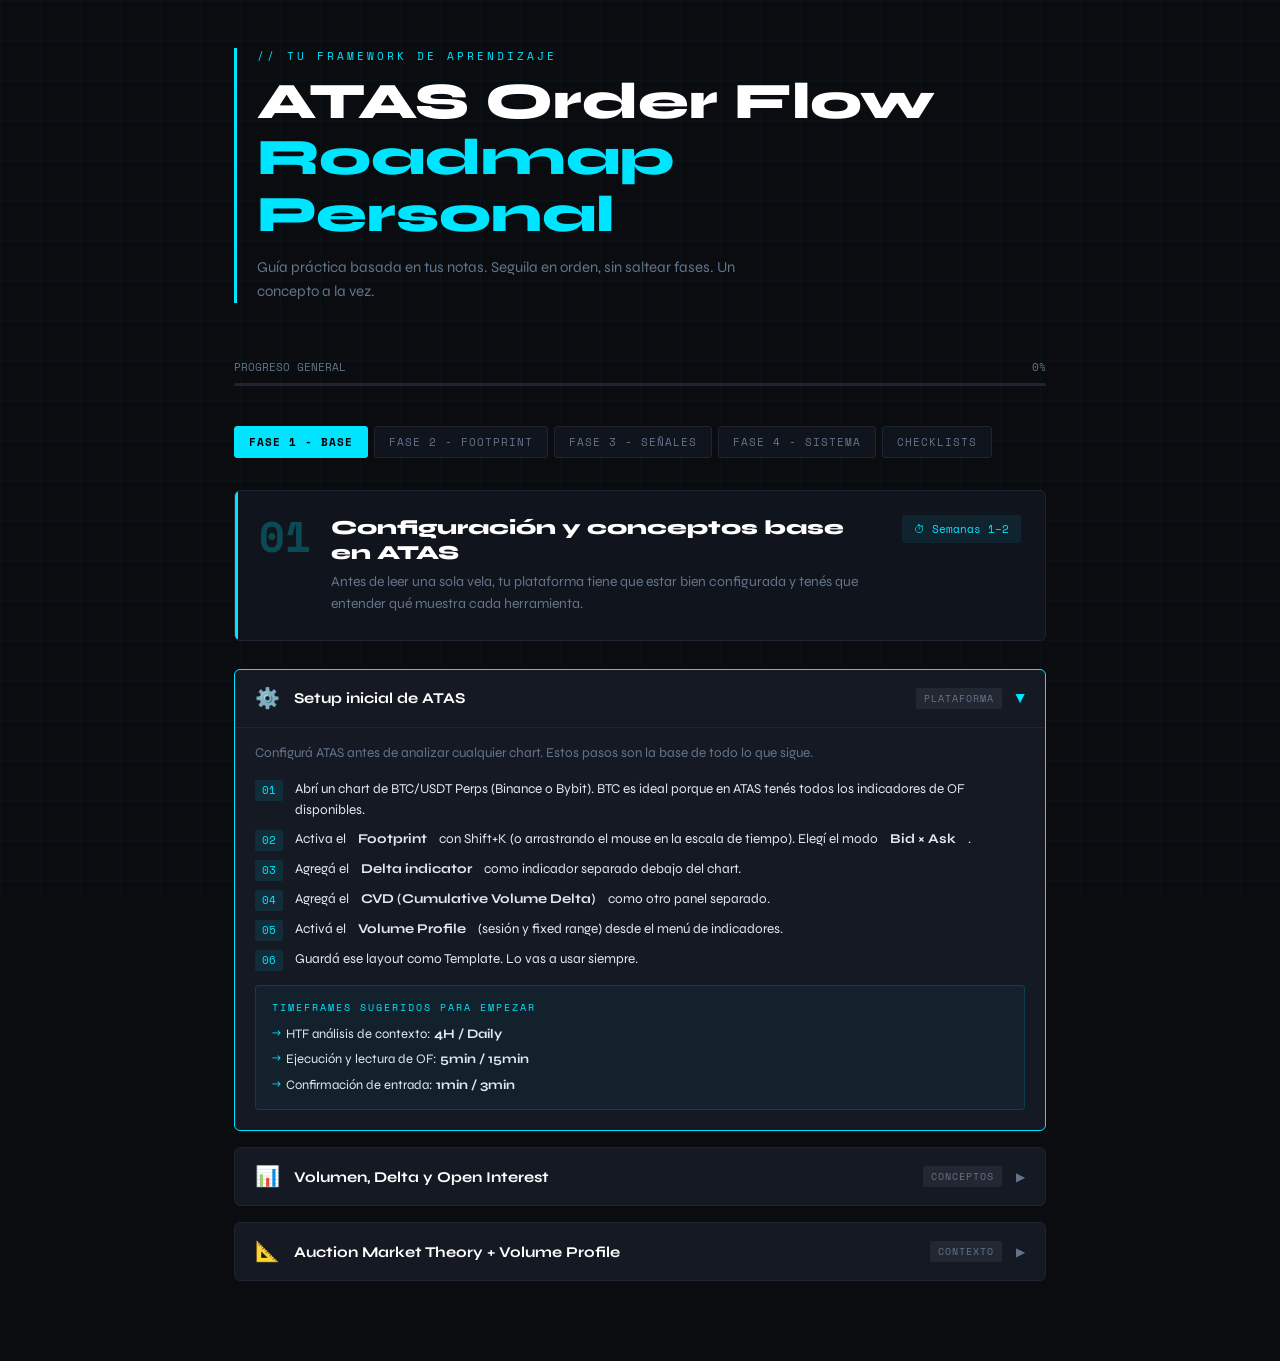
<file: notes/indexes/OrderFlow.html>
<!DOCTYPE html>
<html lang="es">

<head>
    <meta charset="UTF-8">
    <meta name="viewport" content="width=device-width, initial-scale=1.0">
    <title>ATAS Roadmap Order Flow</title>
    <link
        href="https://fonts.googleapis.com/css2?family=Space+Mono:wght@400;700&family=Syne:wght@400;700;800&display=swap"
        rel="stylesheet">
    <style>
        :root {
            --bg: #0a0c10;
            --surface: #10141c;
            --border: #1e2530;
            --accent: #00e5ff;
            --accent2: #ff6b35;
            --accent3: #7fff6b;
            --accent4: #ffcc00;
            --text: #e2e8f0;
            --muted: #64748b;
            --card: #141924;
        }

        * {
            margin: 0;
            padding: 0;
            box-sizing: border-box;
        }

        body {
            background: var(--bg);
            color: var(--text);
            font-family: 'Syne', sans-serif;
            min-height: 100vh;
            overflow-x: hidden;
        }

        /* Grid background */
        body::before {
            content: '';
            position: fixed;
            inset: 0;
            background-image:
                linear-gradient(rgba(0, 229, 255, 0.03) 1px, transparent 1px),
                linear-gradient(90deg, rgba(0, 229, 255, 0.03) 1px, transparent 1px);
            background-size: 40px 40px;
            pointer-events: none;
            z-index: 0;
        }

        .container {
            max-width: 860px;
            margin: 0 auto;
            padding: 48px 24px 80px;
            position: relative;
            z-index: 1;
        }

        header {
            margin-bottom: 56px;
            border-left: 3px solid var(--accent);
            padding-left: 20px;
        }

        .label {
            font-family: 'Space Mono', monospace;
            font-size: 11px;
            color: var(--accent);
            letter-spacing: 3px;
            text-transform: uppercase;
            margin-bottom: 10px;
        }

        h1 {
            font-size: clamp(2rem, 5vw, 3.2rem);
            font-weight: 800;
            line-height: 1.1;
            color: #fff;
            margin-bottom: 12px;
        }

        h1 span {
            color: var(--accent);
        }

        .subtitle {
            color: var(--muted);
            font-size: 15px;
            max-width: 500px;
            line-height: 1.6;
        }

        /* Phase tabs */
        .tabs {
            display: flex;
            gap: 6px;
            margin-bottom: 32px;
            flex-wrap: wrap;
        }

        .tab {
            font-family: 'Space Mono', monospace;
            font-size: 11px;
            padding: 7px 14px;
            border: 1px solid var(--border);
            background: var(--surface);
            color: var(--muted);
            cursor: pointer;
            border-radius: 3px;
            transition: all 0.2s;
            letter-spacing: 1px;
        }

        .tab:hover {
            border-color: var(--accent);
            color: var(--accent);
        }

        .tab.active {
            background: var(--accent);
            color: #000;
            border-color: var(--accent);
            font-weight: 700;
        }

        /* Phase content */
        .phase {
            display: none;
            animation: fadeIn 0.3s ease;
        }

        .phase.active {
            display: block;
        }

        @keyframes fadeIn {
            from {
                opacity: 0;
                transform: translateY(8px);
            }

            to {
                opacity: 1;
                transform: translateY(0);
            }
        }

        /* Phase header */
        .phase-header {
            display: flex;
            align-items: flex-start;
            gap: 20px;
            margin-bottom: 28px;
            padding: 24px;
            background: var(--surface);
            border: 1px solid var(--border);
            border-radius: 6px;
            position: relative;
            overflow: hidden;
        }

        .phase-header::before {
            content: '';
            position: absolute;
            top: 0;
            left: 0;
            width: 3px;
            height: 100%;
            background: var(--phase-color, var(--accent));
        }

        .phase-num {
            font-family: 'Space Mono', monospace;
            font-size: 42px;
            font-weight: 700;
            color: var(--phase-color, var(--accent));
            opacity: 0.25;
            line-height: 1;
            flex-shrink: 0;
        }

        .phase-info h2 {
            font-size: 20px;
            font-weight: 800;
            color: #fff;
            margin-bottom: 6px;
        }

        .phase-info p {
            color: var(--muted);
            font-size: 14px;
            line-height: 1.6;
        }

        .phase-duration {
            margin-left: auto;
            flex-shrink: 0;
            font-family: 'Space Mono', monospace;
            font-size: 11px;
            color: var(--phase-color, var(--accent));
            background: rgba(0, 229, 255, 0.08);
            padding: 6px 12px;
            border-radius: 3px;
            white-space: nowrap;
        }

        /* Concept cards */
        .concepts {
            display: flex;
            flex-direction: column;
            gap: 16px;
        }

        .concept-card {
            background: var(--card);
            border: 1px solid var(--border);
            border-radius: 6px;
            overflow: hidden;
            cursor: pointer;
            transition: border-color 0.2s;
        }

        .concept-card:hover {
            border-color: var(--phase-color, var(--accent));
        }

        .concept-card.open {
            border-color: var(--phase-color, var(--accent));
        }

        .concept-header {
            display: flex;
            align-items: center;
            gap: 14px;
            padding: 16px 20px;
        }

        .concept-icon {
            font-size: 20px;
            flex-shrink: 0;
        }

        .concept-title {
            font-size: 15px;
            font-weight: 700;
            color: #fff;
            flex: 1;
        }

        .concept-tag {
            font-family: 'Space Mono', monospace;
            font-size: 10px;
            padding: 3px 8px;
            border-radius: 2px;
            background: rgba(255, 255, 255, 0.06);
            color: var(--muted);
            letter-spacing: 1px;
            text-transform: uppercase;
        }

        .chevron {
            font-size: 12px;
            color: var(--muted);
            transition: transform 0.25s;
            flex-shrink: 0;
        }

        .concept-card.open .chevron {
            transform: rotate(90deg);
            color: var(--phase-color, var(--accent));
        }

        .concept-body {
            display: none;
            padding: 0 20px 20px;
            border-top: 1px solid var(--border);
            margin-top: 0;
        }

        .concept-card.open .concept-body {
            display: block;
        }

        .concept-body p {
            color: var(--muted);
            font-size: 13.5px;
            line-height: 1.7;
            margin-top: 14px;
            margin-bottom: 14px;
        }

        /* Steps list */
        .steps {
            list-style: none;
            display: flex;
            flex-direction: column;
            gap: 8px;
        }

        .steps li {
            display: flex;
            gap: 12px;
            align-items: flex-start;
            font-size: 13.5px;
            color: var(--text);
            line-height: 1.55;
        }

        .step-num {
            font-family: 'Space Mono', monospace;
            font-size: 11px;
            color: var(--phase-color, var(--accent));
            background: rgba(0, 229, 255, 0.1);
            border-radius: 2px;
            padding: 2px 7px;
            flex-shrink: 0;
            margin-top: 1px;
        }

        /* Checklist */
        .checklist {
            list-style: none;
            display: flex;
            flex-direction: column;
            gap: 8px;
            margin-top: 10px;
        }

        .checklist li {
            display: flex;
            gap: 10px;
            align-items: flex-start;
            font-size: 13px;
            color: var(--text);
            line-height: 1.5;
            cursor: pointer;
            padding: 8px 10px;
            background: rgba(255, 255, 255, 0.02);
            border-radius: 4px;
            border: 1px solid transparent;
            transition: all 0.15s;
            user-select: none;
        }

        .checklist li:hover {
            border-color: var(--border);
        }

        .checklist li.checked {
            color: var(--muted);
            text-decoration: line-through;
            background: rgba(0, 229, 255, 0.04);
            border-color: rgba(0, 229, 255, 0.15);
        }

        .check-box {
            width: 16px;
            height: 16px;
            border: 1.5px solid var(--border);
            border-radius: 3px;
            flex-shrink: 0;
            margin-top: 1px;
            display: flex;
            align-items: center;
            justify-content: center;
            font-size: 10px;
            transition: all 0.15s;
        }

        .checklist li.checked .check-box {
            background: var(--accent3);
            border-color: var(--accent3);
            color: #000;
        }

        /* Signals box */
        .signals-box {
            background: rgba(0, 229, 255, 0.04);
            border: 1px solid rgba(0, 229, 255, 0.15);
            border-radius: 4px;
            padding: 14px 16px;
            margin-top: 14px;
        }

        .signals-box .box-label {
            font-family: 'Space Mono', monospace;
            font-size: 10px;
            color: var(--accent);
            letter-spacing: 2px;
            text-transform: uppercase;
            margin-bottom: 10px;
        }

        .signals-box ul {
            list-style: none;
            display: flex;
            flex-direction: column;
            gap: 6px;
        }

        .signals-box ul li {
            font-size: 13px;
            color: var(--text);
            padding-left: 14px;
            position: relative;
            line-height: 1.5;
        }

        .signals-box ul li::before {
            content: '→';
            position: absolute;
            left: 0;
            color: var(--accent);
            font-size: 11px;
        }

        .warn-box {
            background: rgba(255, 107, 53, 0.06);
            border: 1px solid rgba(255, 107, 53, 0.2);
            border-radius: 4px;
            padding: 12px 16px;
            margin-top: 14px;
            font-size: 12.5px;
            color: #ff9977;
            line-height: 1.6;
        }

        .warn-box strong {
            color: var(--accent2);
        }

        /* Progress bar */
        .progress-wrap {
            margin-bottom: 40px;
        }

        .progress-label {
            display: flex;
            justify-content: space-between;
            font-family: 'Space Mono', monospace;
            font-size: 11px;
            color: var(--muted);
            margin-bottom: 8px;
        }

        .progress-bar {
            height: 3px;
            background: var(--border);
            border-radius: 2px;
            overflow: hidden;
        }

        .progress-fill {
            height: 100%;
            background: linear-gradient(90deg, var(--accent), var(--accent3));
            border-radius: 2px;
            transition: width 0.4s ease;
        }

        /* Divider */
        .divider {
            height: 1px;
            background: var(--border);
            margin: 20px 0;
        }

        /* Tag pill */
        .tag-pill {
            display: inline-block;
            font-family: 'Space Mono', monospace;
            font-size: 10px;
            padding: 3px 8px;
            border-radius: 20px;
            margin: 3px 3px 3px 0;
            letter-spacing: 0.5px;
        }

        .tag-atas {
            background: rgba(0, 229, 255, 0.1);
            color: var(--accent);
            border: 1px solid rgba(0, 229, 255, 0.2);
        }

        .tag-time {
            background: rgba(255, 204, 0, 0.1);
            color: var(--accent4);
            border: 1px solid rgba(255, 204, 0, 0.2);
        }

        .tag-concept {
            background: rgba(127, 255, 107, 0.08);
            color: var(--accent3);
            border: 1px solid rgba(127, 255, 107, 0.2);
        }
    </style>
</head>

<body>
    <div class="container">

        <header>
            <div class="label">// Tu framework de aprendizaje</div>
            <h1>ATAS Order Flow<br><span>Roadmap Personal</span></h1>
            <p class="subtitle">Guía práctica basada en tus notas. Seguila en orden, sin saltear fases. Un concepto a la
                vez.</p>
        </header>

        <div class="progress-wrap">
            <div class="progress-label">
                <span>PROGRESO GENERAL</span>
                <span id="progress-pct">0%</span>
            </div>
            <div class="progress-bar">
                <div class="progress-fill" id="progress-fill" style="width:0%"></div>
            </div>
        </div>

        <div class="tabs">
            <button class="tab active" onclick="showPhase(0)">FASE 1 - BASE</button>
            <button class="tab" onclick="showPhase(1)">FASE 2 - FOOTPRINT</button>
            <button class="tab" onclick="showPhase(2)">FASE 3 - SEÑALES</button>
            <button class="tab" onclick="showPhase(3)">FASE 4 - SISTEMA</button>
            <button class="tab" onclick="showPhase(4)">CHECKLISTS</button>
        </div>

        <!-- FASE 1 -->
        <div class="phase active" id="phase-0" style="--phase-color: #00e5ff">
            <div class="phase-header">
                <div class="phase-num">01</div>
                <div class="phase-info">
                    <h2>Configuración y conceptos base en ATAS</h2>
                    <p>Antes de leer una sola vela, tu plataforma tiene que estar bien configurada y tenés que entender
                        qué muestra cada herramienta.</p>
                </div>
                <div class="phase-duration">⏱ Semanas 1–2</div>
            </div>

            <div class="concepts">

                <div class="concept-card" onclick="toggleCard(this)">
                    <div class="concept-header">
                        <span class="concept-icon">⚙️</span>
                        <span class="concept-title">Setup inicial de ATAS</span>
                        <span class="concept-tag">PLATAFORMA</span>
                        <span class="chevron">▶</span>
                    </div>
                    <div class="concept-body">
                        <p>Configurá ATAS antes de analizar cualquier chart. Estos pasos son la base de todo lo que
                            sigue.</p>
                        <ul class="steps">
                            <li><span class="step-num">01</span> Abrí un chart de BTC/USDT Perps (Binance o Bybit). BTC
                                es ideal porque en ATAS tenés todos los indicadores de OF disponibles.</li>
                            <li><span class="step-num">02</span> Activa el <strong>Footprint</strong> con Shift+K (o
                                arrastrando el mouse en la escala de tiempo). Elegí el modo <strong>Bid × Ask</strong>.
                            </li>
                            <li><span class="step-num">03</span> Agregá el <strong>Delta indicator</strong> como
                                indicador separado debajo del chart.</li>
                            <li><span class="step-num">04</span> Agregá el <strong>CVD (Cumulative Volume
                                    Delta)</strong> como otro panel separado.</li>
                            <li><span class="step-num">05</span> Activá el <strong>Volume Profile</strong> (sesión y
                                fixed range) desde el menú de indicadores.</li>
                            <li><span class="step-num">06</span> Guardá ese layout como Template. Lo vas a usar siempre.
                            </li>
                        </ul>
                        <div class="signals-box">
                            <div class="box-label">Timeframes sugeridos para empezar</div>
                            <ul>
                                <li>HTF análisis de contexto: <strong>4H / Daily</strong></li>
                                <li>Ejecución y lectura de OF: <strong>5min / 15min</strong></li>
                                <li>Confirmación de entrada: <strong>1min / 3min</strong></li>
                            </ul>
                        </div>
                    </div>
                </div>

                <div class="concept-card" onclick="toggleCard(this)">
                    <div class="concept-header">
                        <span class="concept-icon">📊</span>
                        <span class="concept-title">Volumen, Delta y Open Interest</span>
                        <span class="concept-tag">CONCEPTOS</span>
                        <span class="chevron">▶</span>
                    </div>
                    <div class="concept-body">
                        <p>Los tres pilares que mencionás en tus notas. Antes de leer footprints, tenés que reconocerlos
                            automáticamente.</p>
                        <ul class="steps">
                            <li><span class="step-num">VOL</span> Órdenes totales (compras + ventas). Sin volumen, el
                                precio no se mueve.</li>
                            <li><span class="step-num">DELTA</span> Diferencia entre compras y ventas a mercado. Muestra
                                la intención.</li>
                            <li><span class="step-num">OI</span> Posiciones entrando vs saliendo. OI↑ = nueva posición;
                                OI↓ = cierre.</li>
                        </ul>
                        <div class="signals-box">
                            <div class="box-label">Las combinaciones que definís en tus notas</div>
                            <ul>
                                <li><strong style="color:#7fff6b">BULLISH:</strong> +Vol + +OI + Delta Positivo →
                                    tendencia real</li>
                                <li><strong style="color:#ff6b35">BEARISH:</strong> +Vol + +OI + Delta Negativo →
                                    tendencia real</li>
                                <li><strong style="color:#ffcc00">FAKEOUT:</strong> +Precio pero Vol bajo + OI↓ + Delta
                                    contrario → trampa</li>
                            </ul>
                        </div>
                        <div class="warn-box"><strong>Ejercicio diario:</strong> Mirá los últimos 20 movimientos de BTC
                            en 15min. Para cada uno anotá: ¿fue bullish/bearish/fakeout según Vol+Delta+OI? Hacelo 7
                            días seguidos antes de pasar a la siguiente fase.</div>
                    </div>
                </div>

                <div class="concept-card" onclick="toggleCard(this)">
                    <div class="concept-header">
                        <span class="concept-icon">📐</span>
                        <span class="concept-title">Auction Market Theory + Volume Profile</span>
                        <span class="concept-tag">CONTEXTO</span>
                        <span class="chevron">▶</span>
                    </div>
                    <div class="concept-body">
                        <p>Las 5 reglas de tu manual. Siempre empezás por acá antes de mirar cualquier señal de OF.</p>
                        <ul class="steps">
                            <li><span class="step-num">R1</span> Precio dentro del balance → rota entre VAH y VAL.</li>
                            <li><span class="step-num">R2</span> En extremos del balance, se espera reacción.</li>
                            <li><span class="step-num">R3</span> Rompe balance → busca nuevo balance (VAH/VAL/POC
                                histórico).</li>
                            <li><span class="step-num">R4</span> Reacción fuerte en POC puede invalidar R1.</li>
                            <li><span class="step-num">R5</span> Compresión de vol/tiempo cerca de un extremo → probable
                                ruptura en esa dirección.</li>
                        </ul>
                        <div class="signals-box">
                            <div class="box-label">En ATAS: cómo verlo</div>
                            <ul>
                                <li>Poné un <strong>Volume Profile de sesión</strong> en 4H/Daily</li>
                                <li>Marcá VAH, VAL y POC con líneas horizontales</li>
                                <li>Los Naked POC (sin tocar) son imanes futuros del precio</li>
                                <li>Usá <strong>Fixed Range Profile</strong> para analizar rangos específicos</li>
                            </ul>
                        </div>
                    </div>
                </div>

            </div>
        </div>

        <!-- FASE 2 -->
        <div class="phase" id="phase-1" style="--phase-color: #ff6b35">
            <div class="phase-header">
                <div class="phase-num">02</div>
                <div class="phase-info">
                    <h2>Leer el Footprint Chart como un libro</h2>
                    <p>Acá aprendés a "entrar dentro de la vela". Usá el Market Replay de ATAS para entrenar sin
                        arriesgar capital.</p>
                </div>
                <div class="phase-duration">⏱ Semanas 3–5</div>
            </div>

            <div class="concepts">

                <div class="concept-card" onclick="toggleCard(this)">
                    <div class="concept-header">
                        <span class="concept-icon">🔬</span>
                        <span class="concept-title">Anatomía del cluster Bid × Ask</span>
                        <span class="concept-tag">FOOTPRINT</span>
                        <span class="chevron">▶</span>
                    </div>
                    <div class="concept-body">
                        <p>El footprint es tu rayos X. Cada celda te dice exactamente qué pasó en cada precio dentro de
                            la vela.</p>
                        <ul class="steps">
                            <li><span class="step-num">IZQ</span> Columna izquierda (rojo): órdenes de <strong>venta a
                                    mercado</strong> ejecutadas contra límites de compra.</li>
                            <li><span class="step-num">DER</span> Columna derecha (verde): órdenes de <strong>compra a
                                    mercado</strong> ejecutadas contra límites de venta.</li>
                            <li><span class="step-num">POC</span> El nivel con mayor volumen dentro de la vela. Es el
                                punto de control interno.</li>
                            <li><span class="step-num">COLOR</span> Verde intenso = dominan compradores. Rojo intenso =
                                dominan vendedores.</li>
                        </ul>
                        <div class="signals-box">
                            <div class="box-label">Lo que dicen tus notas: traders atrapados</div>
                            <ul>
                                <li>Volumen de venta en la <strong>parte baja</strong> de la vela = vendedores atrapados
                                    (bueno para longs)</li>
                                <li>Volumen de compra en la <strong>parte alta</strong> de la vela = compradores
                                    atrapados (bueno para shorts)</li>
                            </ul>
                        </div>
                        <div class="warn-box"><strong>Ejercicio clave:</strong> Usá Market Replay en ATAS (Ctrl+R).
                            Pausa cada vela y predecí antes de verla cerrar: ¿hay compradores o vendedores atrapados en
                            la mecha? Hacé 30 velas por día durante 2 semanas.</div>
                    </div>
                </div>

                <div class="concept-card" onclick="toggleCard(this)">
                    <div class="concept-header">
                        <span class="concept-icon">🧲</span>
                        <span class="concept-title">Absorción - cómo identificarla</span>
                        <span class="concept-tag">ABSORCIÓN</span>
                        <span class="chevron">▶</span>
                    </div>
                    <div class="concept-body">
                        <p>Un gran jugador pasivo absorbe toda la agresión del mercado sin dejar mover el precio. Es la
                            señal de que hay una ballena detrás.</p>
                        <ul class="steps">
                            <li><span class="step-num">01</span> Precio sube (o baja) con fuerza, clusters grandes de
                                compra.</li>
                            <li><span class="step-num">02</span> Pero el precio <strong>no se mueve</strong> o avanza
                                muy lento. Cuerpos de vela pequeños.</li>
                            <li><span class="step-num">03</span> El POC de la vela está en la zona de absorción (en la
                                mecha, no en el cuerpo).</li>
                            <li><span class="step-num">04</span> Delta empieza a virar aunque el volumen sigue alto.
                            </li>
                        </ul>
                        <div class="signals-box">
                            <div class="box-label">Señal de absorción en ATAS</div>
                            <ul>
                                <li>Clusters ask (compra) enormes → precio no avanza → reversal inminente</li>
                                <li>Imbalances diagonales &gt;350% en la zona de frenada</li>
                                <li>Delta negativo en vela alcista = absorbieron compradores</li>
                                <li>Smart DOM: nivel que se refresca constantemente sin vaciarse</li>
                            </ul>
                        </div>
                    </div>
                </div>

                <div class="concept-card" onclick="toggleCard(this)">
                    <div class="concept-header">
                        <span class="concept-icon">💨</span>
                        <span class="concept-title">Exhaustion - cuando el combustible se acaba</span>
                        <span class="concept-tag">AGOTAMIENTO</span>
                        <span class="chevron">▶</span>
                    </div>
                    <div class="concept-body">
                        <p>A diferencia de la absorción, acá no hay un muro en contra. Simplemente se quedan sin
                            compradores (o vendedores). El momentum muere solo.</p>
                        <ul class="steps">
                            <li><span class="step-num">01</span> El footprint se va "adelgazando": cada vela tiene menos
                                volumen que la anterior.</li>
                            <li><span class="step-num">02</span> El precio hace nuevos máximos/mínimos pero con clusters
                                cada vez más chicos.</li>
                            <li><span class="step-num">03</span> En tu chart verás: muy pocas órdenes en los extremos de
                                precio (casi 0).</li>
                            <li><span class="step-num">04</span> El CVD deja de acompañar el movimiento del precio
                                (divergencia).</li>
                        </ul>
                        <div class="signals-box">
                            <div class="box-label">Diferencia clave Absorción vs Exhaustion</div>
                            <ul>
                                <li><strong>Absorción:</strong> hay un gran muro de órdenes límite bloqueando
                                    activamente</li>
                                <li><strong>Exhaustion:</strong> simplemente no llegan más órdenes nuevas, el mercado se
                                    queda vacío</li>
                                <li>Exhaustion = el footprint se vuelve "delgado y pequeño" al final de un impulso</li>
                            </ul>
                        </div>
                    </div>
                </div>

                <div class="concept-card" onclick="toggleCard(this)">
                    <div class="concept-header">
                        <span class="concept-icon">🪤</span>
                        <span class="concept-title">Traders Atrapados - tu ventaja real</span>
                        <span class="concept-tag">TRAMPAS</span>
                        <span class="chevron">▶</span>
                    </div>
                    <div class="concept-body">
                        <p>Los traders atrapados son los que entraron en la dirección equivocada y ahora deben salir.
                            Esa salida forzada accelera el movimiento a tu favor.</p>
                        <ul class="steps">
                            <li><span class="step-num">01</span> Identificás una zona donde el precio subió rápido
                                (sweep de liquidez).</li>
                            <li><span class="step-num">02</span> El footprint muestra clusters de compra enormes en la
                                mecha superior.</li>
                            <li><span class="step-num">03</span> La vela cierra muy por debajo de esos clusters →
                                compradores atrapados en la mecha.</li>
                            <li><span class="step-num">04</span> Delta se vuelve negativo aunque el precio todavía
                                parece alcista.</li>
                            <li><span class="step-num">05</span> El OI baja → se están cerrando esas posiciones
                                perdedoras (son el combustible de la caída).</li>
                        </ul>
                        <div class="signals-box">
                            <div class="box-label">Del SFP en tus notas → checklist de confirmación</div>
                            <ul>
                                <li>Open Interest disminuye</li>
                                <li>Delta negativo (en sweep alcista)</li>
                                <li>Incremento de OT contrario (aparecen vendedores)</li>
                                <li>Volumen concentrado en la mecha (no en el cuerpo)</li>
                            </ul>
                        </div>
                    </div>
                </div>

            </div>
        </div>

        <!-- FASE 3 -->
        <div class="phase" id="phase-2" style="--phase-color: #7fff6b">
            <div class="phase-header">
                <div class="phase-num">03</div>
                <div class="phase-info">
                    <h2>Señales avanzadas y setups completos</h2>
                    <p>Ahora combinás todo: CVD, Order Blocks con OF, FVGs validados y la estrategia de rangos.</p>
                </div>
                <div class="phase-duration">⏱ Semanas 6–10</div>
            </div>

            <div class="concepts">

                <div class="concept-card" onclick="toggleCard(this)">
                    <div class="concept-header">
                        <span class="concept-icon">📈</span>
                        <span class="concept-title">CVD Divergences - los setups más fuertes</span>
                        <span class="concept-tag">CVD</span>
                        <span class="chevron">▶</span>
                    </div>
                    <div class="concept-body">
                        <p>Las divergencias del CVD son la señal más confiable para detectar traders atrapados a nivel
                            de sesión completa.</p>
                        <ul class="steps">
                            <li><span class="step-num">BULL</span> Precio hace <strong>Higher Lows</strong> pero CVD
                                hace <strong>Lower Lows</strong> → hay más shorts intentando empujar sin éxito → cuando
                                se queden sin nafta, short squeeze explosivo.</li>
                            <li><span class="step-num">BEAR</span> Precio hace <strong>Lower Lows</strong> pero CVD hace
                                <strong>Higher Lows</strong> → longs atrapados vendiéndose → long squeeze inminente.
                            </li>
                            <li><span class="step-num">CONF</span> Confirmación: volumen del primer pico mayor que el
                                segundo + vela bajista con mucho vol y CVD cayendo fuerte.</li>
                        </ul>
                        <div class="warn-box"><strong>Tu nota:</strong> "En cripto los participantes agresivos (Market
                            Orders) no suelen estar del lado correcto, por eso el CVD sirve como benchmark para ver
                            traders atrapados." Tomalo como: CVD ≠ dirección del precio, CVD = combustible para el
                            próximo squeeze.</div>
                    </div>
                </div>

                <div class="concept-card" onclick="toggleCard(this)">
                    <div class="concept-header">
                        <span class="concept-icon">🧱</span>
                        <span class="concept-title">Order Blocks validados con OF</span>
                        <span class="concept-tag">ORDER BLOCKS</span>
                        <span class="chevron">▶</span>
                    </div>
                    <div class="concept-body">
                        <p>El OB sin volumen es una señal débil. Con OF podés filtrar los buenos de los falsos, tal como
                            explicás en tus notas.</p>
                        <div class="signals-box">
                            <div class="box-label">OB válido - checklist de tus notas</div>
                            <ul>
                                <li>Forma un Swing Low/High real</li>
                                <li>Está en zona de soporte/resistencia relevante (cluster histórico)</li>
                                <li>Vela del OB tiene volumen MAYOR a velas anteriores</li>
                                <li>Delta fuerte (negativo en bearish OB, positivo en bullish OB)</li>
                                <li>Posiciones fuertes saliendo del OB (delta alto en velas siguientes)</li>
                                <li>Precio cierra por encima/debajo del 50% del OB para confirmación</li>
                            </ul>
                        </div>
                        <div class="signals-box">
                            <div class="box-label">OB inválido - descartar si...</div>
                            <ul>
                                <li>Volumen bajo en la vela del OB</li>
                                <li>Delta flojo / mixto en la vela del OB</li>
                                <li>Las velas siguientes al OB no tienen fuerza (delta débil)</li>
                                <li>Velas anteriores tienen MÁS volumen que el OB → no hay institucionales</li>
                            </ul>
                        </div>
                        <p>En ATAS: abrí el footprint sobre la vela del OB y fijate si el POC está bien definido y si el
                            delta es consistente. Luego chequeá el volume profile de la zona.</p>
                    </div>
                </div>

                <div class="concept-card" onclick="toggleCard(this)">
                    <div class="concept-header">
                        <span class="concept-icon">⚡</span>
                        <span class="concept-title">FVGs y Single Prints - imbalances válidos</span>
                        <span class="concept-tag">IMBALANCES</span>
                        <span class="chevron">▶</span>
                    </div>
                    <div class="concept-body">
                        <p>No todos los FVGs son iguales. El OF te dice cuáles realmente van a ser respetados.</p>
                        <ul class="steps">
                            <li><span class="step-num">01</span> Marcá el FVG desde la estructura de precio (3 velas,
                                mecha-mecha).</li>
                            <li><span class="step-num">02</span> En ATAS anclá un <strong>Fixed Range Volume
                                    Profile</strong> sobre el movimiento que creó el FVG.</li>
                            <li><span class="step-num">03</span> Si en esa zona hay un <strong>vacío de volumen</strong>
                                (Low Volume Node) → FVG válido como imán.</li>
                            <li><span class="step-num">04</span> Si hay <strong>Stacked Imbalances</strong> en el
                                footprint de esas velas → zona de alta convicción.</li>
                            <li><span class="step-num">05</span> Single Prints en TPO confirman que el movimiento fue
                                demasiado rápido → hueco real.</li>
                        </ul>
                    </div>
                </div>

                <div class="concept-card" onclick="toggleCard(this)">
                    <div class="concept-header">
                        <span class="concept-icon">🎯</span>
                        <span class="concept-title">Delta Ranges Strategy - rangos con OF</span>
                        <span class="concept-tag">RANGOS</span>
                        <span class="chevron">▶</span>
                    </div>
                    <div class="concept-body">
                        <p>Esta es la estrategia que describís en tus notas para tradear dentro de rangos usando delta
                            en los extremos.</p>
                        <ul class="steps">
                            <li><span class="step-num">01</span> Identificá el rango: precio lateraliza, VAH y VAL
                                claros en el Volume Profile.</li>
                            <li><span class="step-num">02</span> En el <strong>range high</strong>: buscás delta
                                negativo (vendedores) + volumen creciente = posible short.</li>
                            <li><span class="step-num">03</span> En el <strong>range low</strong>: buscás delta positivo
                                (compradores) + volumen creciente = posible long.</li>
                            <li><span class="step-num">04</span> Para definir la ruptura real: Vol↑ + OI↑ + Delta en la
                                dirección del break = breakout válido.</li>
                            <li><span class="step-num">05</span> Break con Vol bajo vs. lo tradeado en el rango =
                                fakeout probable.</li>
                        </ul>
                        <div class="signals-box">
                            <div class="box-label">Alineación completa para entrada</div>
                            <ul>
                                <li>Precio en extremo del rango (VAH o VAL)</li>
                                <li>Vol + Delta + OI alineados en la dirección correcta</li>
                                <li>CVD haciendo divergencia (atrapados del otro lado)</li>
                                <li>Footprint muestra absorción o exhaustion en el extremo</li>
                            </ul>
                        </div>
                    </div>
                </div>

            </div>
        </div>

        <!-- FASE 4 -->
        <div class="phase" id="phase-3" style="--phase-color: #ffcc00">
            <div class="phase-header">
                <div class="phase-num">04</div>
                <div class="phase-info">
                    <h2>Sistema, Backtesting y Journal</h2>
                    <p>Exactamente lo que describís en tus fases 2–5. Acá todo lo visual se convierte en un sistema
                        mecánico.</p>
                </div>
                <div class="phase-duration">⏱ Mes 3 en adelante</div>
            </div>

            <div class="concepts">

                <div class="concept-card" onclick="toggleCard(this)">
                    <div class="concept-header">
                        <span class="concept-icon">🔁</span>
                        <span class="concept-title">Rutina diaria de entrenamiento</span>
                        <span class="concept-tag">PROCESO</span>
                        <span class="chevron">▶</span>
                    </div>
                    <div class="concept-body">
                        <ul class="steps">
                            <li><span class="step-num">PRE</span> <strong>Antes de la sesión:</strong> Marcá en 4H/Daily
                                los VAH, VAL, POC, Naked POCs y OBs relevantes. Identificá el bias HTF (Elliott + AMT).
                            </li>
                            <li><span class="step-num">LIVE</span> <strong>Durante:</strong> En 5min, observá footprint
                                en niveles clave. No entrés sin Ver Vol+Delta+OI alineados.</li>
                            <li><span class="step-num">POST</span> <strong>Después:</strong> Journal de cada trade:
                                setup, entry, SL, resultado, emociones.</li>
                            <li><span class="step-num">WEEK</span> <strong>Semanal:</strong> Revisión de journal. ¿El
                                patrón que tradeaste se repite? ¿Cuál tiene mejor winrate?</li>
                        </ul>
                        <div class="warn-box"><strong>Tu regla:</strong> Arriesgar máximo 2% por trade. Un trade bien
                            ejecutado con pérdida sigue siendo buen trading. La consistencia es el objetivo, no cada
                            trade individual.</div>
                    </div>
                </div>

                <div class="concept-card" onclick="toggleCard(this)">
                    <div class="concept-header">
                        <span class="concept-icon">📓</span>
                        <span class="concept-title">Template de Journal para OF trades</span>
                        <span class="concept-tag">JOURNAL</span>
                        <span class="chevron">▶</span>
                    </div>
                    <div class="concept-body">
                        <p>Para cada trade anotá estos campos. Después de 50 trades vas a ver qué setups funcionan y
                            cuáles descartar.</p>
                        <ul class="steps">
                            <li><span class="step-num">01</span> <strong>Setup:</strong> ¿Qué patrón fue? (Absorción /
                                Exhaustion / CVD Div / OB / Delta Range)</li>
                            <li><span class="step-num">02</span> <strong>Contexto HTF:</strong> ¿Estaba en balance o
                                imbalance? ¿Cerca de qué nivel (VAH/VAL/POC/OB)?</li>
                            <li><span class="step-num">03</span> <strong>Confirmación OF:</strong> ¿Vol + Delta + OI
                                alineados? ¿Había traders atrapados?</li>
                            <li><span class="step-num">04</span> <strong>Entrada / SL / TP:</strong> Donde se invalida
                                la teoría → ahí va el SL (siempre antes de entrar).</li>
                            <li><span class="step-num">05</span> <strong>Resultado y emoción:</strong> ¿Seguiste el
                                plan? ¿Cortaste el SL? ¿Por qué?</li>
                        </ul>
                    </div>
                </div>

            </div>
        </div>

        <!-- FASE 5: Checklists -->
        <div class="phase" id="phase-4" style="--phase-color: #c084fc">
            <div class="phase-header">
                <div class="phase-num">✓</div>
                <div class="phase-info">
                    <h2>Checklists pre-trade interactivos</h2>
                    <p>Usá esto antes de entrar a cualquier operación. Tildá cada punto. Si no completás el mínimo, no
                        entrés.</p>
                </div>
                <div class="phase-duration">⏱ Siempre</div>
            </div>

            <div class="concepts">

                <div class="concept-card" onclick="toggleCard(this)">
                    <div class="concept-header">
                        <span class="concept-icon">🔍</span>
                        <span class="concept-title">Checklist SFP / Toma de Liquidez</span>
                        <span class="concept-tag">CHECKLIST</span>
                        <span class="chevron">▶</span>
                    </div>
                    <div class="concept-body">
                        <p>De tus propias notas: el "santo grial para confirmar un SFP". Necesitás al menos 4/5 para
                            entrar.</p>
                        <ul class="checklist" id="sfp-list">
                            <li onclick="toggleCheck(this)"><span class="check-box"></span> Open Interest disminuye en
                                el sweep</li>
                            <li onclick="toggleCheck(this)"><span class="check-box"></span> Delta negativo (en sweep
                                alcista) / positivo (en sweep bajista)</li>
                            <li onclick="toggleCheck(this)"><span class="check-box"></span> Incremento de volumen
                                contrario (aparecen agresores del lado opuesto)</li>
                            <li onclick="toggleCheck(this)"><span class="check-box"></span> Traders atrapados visibles
                                en el footprint (clusters en la mecha)</li>
                            <li onclick="toggleCheck(this)"><span class="check-box"></span> Volumen concentrado en la
                                mecha, NO en el cuerpo de la vela</li>
                        </ul>
                    </div>
                </div>

                <div class="concept-card" onclick="toggleCard(this)">
                    <div class="concept-header">
                        <span class="concept-icon">🧱</span>
                        <span class="concept-title">Checklist Order Block válido</span>
                        <span class="concept-tag">CHECKLIST</span>
                        <span class="chevron">▶</span>
                    </div>
                    <div class="concept-body">
                        <p>Necesitás los 3 primeros obligatorios + al menos 2 de los siguientes.</p>
                        <ul class="checklist" id="ob-list">
                            <li onclick="toggleCheck(this)"><span class="check-box"></span> ⭐ Forma un Swing Low/High
                                real</li>
                            <li onclick="toggleCheck(this)"><span class="check-box"></span> ⭐ Volumen de la vela OB
                                mayor al de las anteriores</li>
                            <li onclick="toggleCheck(this)"><span class="check-box"></span> ⭐ Delta fuerte y consistente
                                en la vela del OB</li>
                            <li onclick="toggleCheck(this)"><span class="check-box"></span> Zona coincide con
                                soporte/resistencia HTF</li>
                            <li onclick="toggleCheck(this)"><span class="check-box"></span> Velas posteriores al OB
                                tienen delta fuerte (fuerza institucional saliendo)</li>
                            <li onclick="toggleCheck(this)"><span class="check-box"></span> Hay un FVG o imbalance
                                generado por ese OB</li>
                            <li onclick="toggleCheck(this)"><span class="check-box"></span> Retest con absorción visible
                                en el footprint</li>
                        </ul>
                    </div>
                </div>

                <div class="concept-card" onclick="toggleCard(this)">
                    <div class="concept-header">
                        <span class="concept-icon">📉</span>
                        <span class="concept-title">Checklist Breakout Real vs Fakeout</span>
                        <span class="concept-tag">CHECKLIST</span>
                        <span class="chevron">▶</span>
                    </div>
                    <div class="concept-body">
                        <ul class="checklist" id="break-list">
                            <li onclick="toggleCheck(this)"><span class="check-box"></span> Volumen del break MAYOR que
                                el volumen tradeado en el rango</li>
                            <li onclick="toggleCheck(this)"><span class="check-box"></span> Delta positivo/negativo
                                fuerte en la dirección del break</li>
                            <li onclick="toggleCheck(this)"><span class="check-box"></span> OI aumenta (nueva posición,
                                no cierre)</li>
                            <li onclick="toggleCheck(this)"><span class="check-box"></span> CVD acompaña el movimiento
                                (sin divergencia)</li>
                            <li onclick="toggleCheck(this)"><span class="check-box"></span> No hay absorción inmediata
                                después del break</li>
                        </ul>
                        <div class="warn-box" style="margin-top:12px"><strong>Fakeout signals:</strong> Vol bajo en el
                            break + Delta contrario a la dirección + OI↓ (cierran posiciones) = SFP inminente, buscá el
                            reversal.</div>
                    </div>
                </div>

                <div class="concept-card" onclick="toggleCard(this)">
                    <div class="concept-header">
                        <span class="concept-icon">💡</span>
                        <span class="concept-title">Principios de tus notas para no olvidar</span>
                        <span class="concept-tag">MINDSET</span>
                        <span class="chevron">▶</span>
                    </div>
                    <div class="concept-body">
                        <ul class="checklist" id="mind-list">
                            <li onclick="toggleCheck(this)"><span class="check-box"></span> "No tradear también es una
                                posición" - si no está todo alineado, paso</li>
                            <li onclick="toggleCheck(this)"><span class="check-box"></span> SL definido ANTES de entrar,
                                siempre donde se invalida la teoría</li>
                            <li onclick="toggleCheck(this)"><span class="check-box"></span> Máximo 2% del capital en
                                riesgo por trade</li>
                            <li onclick="toggleCheck(this)"><span class="check-box"></span> Un sistema a la vez. No
                                cambiar de TF durante la operativa</li>
                            <li onclick="toggleCheck(this)"><span class="check-box"></span> Foco en el setup, no en el
                                dinero que podría ganar</li>
                            <li onclick="toggleCheck(this)"><span class="check-box"></span> Journaling de TODOS los
                                trades, ganadores y perdedores</li>
                        </ul>
                    </div>
                </div>

            </div>
        </div>

    </div>

    <script>
        function showPhase(n) {
            document.querySelectorAll('.phase').forEach((p, i) => {
                p.classList.toggle('active', i === n);
            });
            document.querySelectorAll('.tab').forEach((t, i) => {
                t.classList.toggle('active', i === n);
            });
        }

        function toggleCard(card) {
            // Don't close if clicking inside checklist items
            card.classList.toggle('open');
        }

        function toggleCheck(li) {
            li.stopPropagationNeeded = true;
            li.classList.toggle('checked');
            const box = li.querySelector('.check-box');
            box.textContent = li.classList.contains('checked') ? '✓' : '';
            updateProgress();
        }

        // Stop propagation for checklist clicks
        document.querySelectorAll('.checklist li').forEach(li => {
            li.addEventListener('click', e => e.stopPropagation());
        });

        function updateProgress() {
            const all = document.querySelectorAll('.checklist li');
            const done = document.querySelectorAll('.checklist li.checked');
            const pct = all.length ? Math.round((done.length / all.length) * 100) : 0;
            document.getElementById('progress-pct').textContent = pct + '%';
            document.getElementById('progress-fill').style.width = pct + '%';
        }

        // Open first card of each phase by default
        document.querySelectorAll('.phase').forEach(phase => {
            const first = phase.querySelector('.concept-card');
            if (first) first.classList.add('open');
        });
    </script>
</body>

</html>
</file>
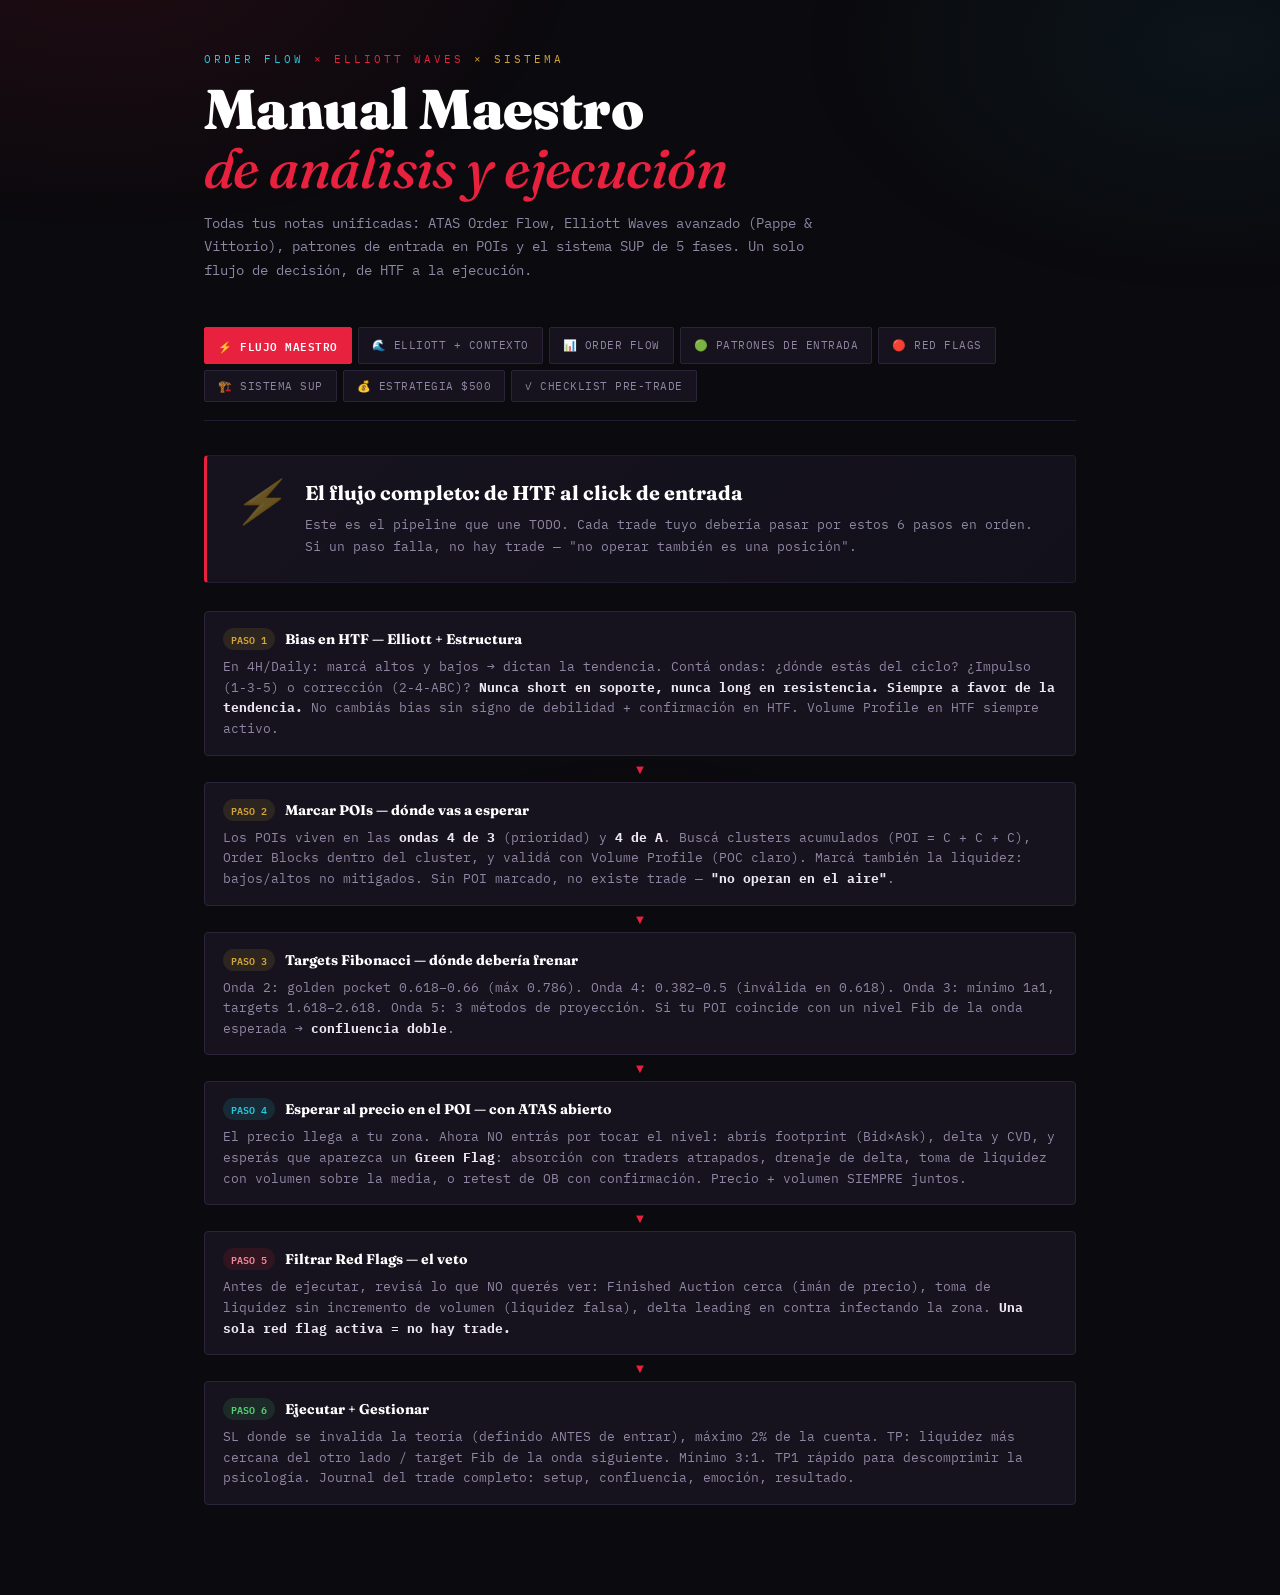
<file: notes/indexes/Trading.html>
<!DOCTYPE html>
<html lang="es">
<head>
<meta charset="UTF-8">
<meta name="viewport" content="width=device-width, initial-scale=1.0">
<title>MASTER — Order Flow × Elliott × Sistema</title>
<link href="https://fonts.googleapis.com/css2?family=Fraunces:ital,opsz,wght@0,9..144,500;0,9..144,700;0,9..144,900;1,9..144,500&family=IBM+Plex+Mono:wght@400;500;600;700&display=swap" rel="stylesheet">
<style>
  :root {
    --bg: #0b0a0e;
    --bg2: #12101a;
    --surface: #16131e;
    --card: #1a1624;
    --border: #2b2438;
    --border-soft: #221c30;
    --red: #e8213f;
    --red-dim: #8f1428;
    --gold: #d4a437;
    --cyan: #23c8de;
    --green: #52d273;
    --cream: #ece7f2;
    --muted: #8f86a3;
    --muted2: #5d5570;
  }

  * { margin: 0; padding: 0; box-sizing: border-box; }

  body {
    background: var(--bg);
    color: var(--cream);
    font-family: 'Fraunces', serif;
    min-height: 100vh;
    overflow-x: hidden;
  }

  body::before {
    content: '';
    position: fixed;
    inset: 0;
    background:
      radial-gradient(ellipse 800px 460px at 8% -5%, rgba(232,33,63,0.09), transparent 60%),
      radial-gradient(ellipse 700px 420px at 95% 5%, rgba(35,200,222,0.06), transparent 60%),
      radial-gradient(ellipse 600px 400px at 50% 110%, rgba(212,164,55,0.05), transparent 60%);
    pointer-events: none;
    z-index: 0;
  }

  .container {
    max-width: 920px;
    margin: 0 auto;
    padding: 52px 24px 90px;
    position: relative;
    z-index: 1;
  }

  /* ===== HEADER ===== */
  header { margin-bottom: 44px; }

  .eyebrow {
    font-family: 'IBM Plex Mono', monospace;
    font-size: 11px;
    letter-spacing: 3px;
    text-transform: uppercase;
    margin-bottom: 14px;
    display: flex;
    gap: 10px;
    flex-wrap: wrap;
  }
  .eyebrow span:nth-child(1) { color: var(--cyan); }
  .eyebrow span:nth-child(2) { color: var(--red); }
  .eyebrow span:nth-child(3) { color: var(--gold); }

  h1 {
    font-size: clamp(2.2rem, 6vw, 3.5rem);
    font-weight: 900;
    line-height: 1.05;
    color: #fff;
    margin-bottom: 14px;
    letter-spacing: -0.01em;
  }
  h1 em { font-style: italic; font-weight: 500; color: var(--red); }

  .subtitle {
    color: var(--muted);
    font-size: 14px;
    max-width: 620px;
    line-height: 1.7;
    font-family: 'IBM Plex Mono', monospace;
  }

  /* ===== TABS ===== */
  .tabs {
    display: flex;
    gap: 6px;
    margin-bottom: 34px;
    flex-wrap: wrap;
    border-bottom: 1px solid var(--border-soft);
    padding-bottom: 18px;
  }

  .tab {
    font-family: 'IBM Plex Mono', monospace;
    font-size: 11px;
    padding: 8px 13px;
    border: 1px solid var(--border);
    background: var(--surface);
    color: var(--muted);
    cursor: pointer;
    border-radius: 2px;
    transition: all 0.2s;
    letter-spacing: 0.5px;
  }
  .tab:hover { border-color: var(--red-dim); color: var(--cream); }
  .tab.active { background: var(--red); color: #fff; border-color: var(--red); font-weight: 600; }

  /* ===== PHASES ===== */
  .phase { display: none; animation: fadeIn 0.35s ease; }
  .phase.active { display: block; }
  @keyframes fadeIn { from { opacity: 0; transform: translateY(10px); } to { opacity: 1; transform: translateY(0); } }

  .phase-header {
    display: flex;
    align-items: flex-start;
    gap: 20px;
    margin-bottom: 28px;
    padding: 24px 26px;
    background: linear-gradient(135deg, var(--surface), var(--bg2));
    border: 1px solid var(--border-soft);
    border-left: 3px solid var(--phase-color, var(--red));
    border-radius: 4px;
  }

  .phase-num {
    font-family: 'Fraunces', serif;
    font-style: italic;
    font-size: 42px;
    font-weight: 600;
    color: var(--phase-color, var(--red));
    opacity: 0.35;
    line-height: 1;
    flex-shrink: 0;
  }

  .phase-info h2 { font-size: 20px; font-weight: 700; color: #fff; margin-bottom: 8px; line-height: 1.3; }
  .phase-info p { color: var(--muted); font-size: 13px; line-height: 1.7; font-family: 'IBM Plex Mono', monospace; }

  /* ===== CARDS ===== */
  .concepts { display: flex; flex-direction: column; gap: 13px; }

  .concept-card {
    background: var(--card);
    border: 1px solid var(--border-soft);
    border-radius: 4px;
    overflow: hidden;
    cursor: pointer;
    transition: border-color 0.2s;
  }
  .concept-card:hover, .concept-card.open { border-color: var(--phase-color, var(--red-dim)); }

  .concept-header { display: flex; align-items: center; gap: 13px; padding: 16px 19px; }
  .concept-icon { font-size: 18px; flex-shrink: 0; }
  .concept-title { font-size: 15px; font-weight: 600; color: #fff; flex: 1; }

  .concept-tag {
    font-family: 'IBM Plex Mono', monospace;
    font-size: 9.5px;
    padding: 3px 9px;
    border-radius: 20px;
    letter-spacing: 1px;
    text-transform: uppercase;
    white-space: nowrap;
    background: rgba(232,33,63,0.08);
    color: #f0899a;
    border: 1px solid rgba(232,33,63,0.18);
  }
  .concept-tag.gold { background: rgba(212,164,55,0.08); color: var(--gold); border-color: rgba(212,164,55,0.2); }
  .concept-tag.of { background: rgba(35,200,222,0.08); color: var(--cyan); border-color: rgba(35,200,222,0.2); }
  .concept-tag.green { background: rgba(82,210,115,0.08); color: var(--green); border-color: rgba(82,210,115,0.2); }

  .chevron { font-size: 12px; color: var(--muted2); transition: transform 0.25s; flex-shrink: 0; }
  .concept-card.open .chevron { transform: rotate(90deg); color: var(--phase-color, var(--red)); }

  .concept-body { display: none; padding: 0 19px 20px; border-top: 1px solid var(--border-soft); }
  .concept-card.open .concept-body { display: block; }

  .concept-body p {
    color: var(--muted);
    font-size: 13px;
    line-height: 1.75;
    margin: 14px 0;
    font-family: 'IBM Plex Mono', monospace;
  }
  .concept-body p strong { color: var(--cream); }

  /* Steps */
  .steps { list-style: none; display: flex; flex-direction: column; gap: 9px; }
  .steps li {
    display: flex; gap: 12px; align-items: flex-start;
    font-size: 13px; color: var(--cream); line-height: 1.6;
    font-family: 'IBM Plex Mono', monospace;
  }
  .step-num {
    font-size: 10px; font-weight: 600; color: var(--gold);
    background: rgba(212,164,55,0.1); border-radius: 2px;
    padding: 2px 7px; flex-shrink: 0; margin-top: 1px; white-space: nowrap;
  }

  /* Boxes */
  .box {
    border-radius: 3px;
    padding: 14px 16px;
    margin-top: 13px;
  }
  .box-red { background: rgba(232,33,63,0.05); border: 1px solid rgba(232,33,63,0.16); }
  .box-gold { background: rgba(212,164,55,0.05); border: 1px solid rgba(212,164,55,0.18); }
  .box-cyan { background: rgba(35,200,222,0.04); border: 1px solid rgba(35,200,222,0.16); }
  .box-green { background: rgba(82,210,115,0.04); border: 1px solid rgba(82,210,115,0.16); }

  .box-label {
    font-family: 'IBM Plex Mono', monospace;
    font-size: 10px; letter-spacing: 2px; text-transform: uppercase;
    margin-bottom: 10px; font-weight: 600;
  }
  .box-red .box-label { color: var(--red); }
  .box-gold .box-label { color: var(--gold); }
  .box-cyan .box-label { color: var(--cyan); }
  .box-green .box-label { color: var(--green); }

  .box ul { list-style: none; display: flex; flex-direction: column; gap: 7px; }
  .box ul li {
    font-size: 12.5px; color: var(--cream); padding-left: 15px;
    position: relative; line-height: 1.6;
    font-family: 'IBM Plex Mono', monospace;
  }
  .box ul li::before { content: '→'; position: absolute; left: 0; font-size: 11px; }
  .box-red ul li::before { color: var(--red); }
  .box-gold ul li::before { color: var(--gold); }
  .box-cyan ul li::before { color: var(--cyan); }
  .box-green ul li::before { color: var(--green); }

  .warn {
    background: rgba(232,33,63,0.07);
    border: 1px solid rgba(232,33,63,0.28);
    border-radius: 3px; padding: 13px 16px; margin-top: 13px;
    font-size: 12.5px; color: #f0b8c1; line-height: 1.65;
    font-family: 'IBM Plex Mono', monospace;
  }
  .warn strong { color: var(--red); }

  /* Flow diagram */
  .flow-steps { display: flex; flex-direction: column; gap: 0; margin-top: 10px; }
  .flow-node {
    background: var(--surface);
    border: 1px solid var(--border);
    border-radius: 4px;
    padding: 16px 18px;
    position: relative;
  }
  .flow-node + .flow-node { margin-top: 26px; }
  .flow-node + .flow-node::before {
    content: '▼';
    position: absolute;
    top: -22px; left: 50%;
    transform: translateX(-50%);
    color: var(--red);
    font-size: 13px;
  }
  .flow-node h3 {
    font-size: 14px; font-weight: 700; color: #fff;
    margin-bottom: 6px; display: flex; align-items: center; gap: 10px;
  }
  .flow-node h3 .fn {
    font-family: 'IBM Plex Mono', monospace;
    font-size: 10px; font-weight: 600;
    padding: 2px 8px; border-radius: 20px;
  }
  .fn-cyan { background: rgba(35,200,222,0.12); color: var(--cyan); }
  .fn-red { background: rgba(232,33,63,0.12); color: #f0899a; }
  .fn-gold { background: rgba(212,164,55,0.12); color: var(--gold); }
  .fn-green { background: rgba(82,210,115,0.12); color: var(--green); }
  .flow-node p { font-size: 12.5px; color: var(--muted); line-height: 1.65; font-family: 'IBM Plex Mono', monospace; }
  .flow-node p strong { color: var(--cream); }

  /* Checklist */
  .checklist { list-style: none; display: flex; flex-direction: column; gap: 8px; margin-top: 10px; }
  .checklist li {
    display: flex; gap: 11px; align-items: flex-start;
    font-size: 12.5px; color: var(--cream); line-height: 1.55;
    cursor: pointer; padding: 9px 11px;
    background: rgba(255,255,255,0.015); border-radius: 3px;
    border: 1px solid transparent; transition: all 0.15s;
    user-select: none;
    font-family: 'IBM Plex Mono', monospace;
  }
  .checklist li:hover { border-color: var(--border); }
  .checklist li.checked {
    color: var(--muted); text-decoration: line-through;
    background: rgba(82,210,115,0.04); border-color: rgba(82,210,115,0.2);
  }
  .check-box {
    width: 16px; height: 16px;
    border: 1.5px solid var(--border); border-radius: 3px;
    flex-shrink: 0; margin-top: 1px;
    display: flex; align-items: center; justify-content: center;
    font-size: 10px; transition: all 0.15s;
  }
  .checklist li.checked .check-box { background: var(--green); border-color: var(--green); color: #06210d; }

  /* Tables */
  .t {
    width: 100%; border-collapse: collapse; margin-top: 13px;
    font-family: 'IBM Plex Mono', monospace; font-size: 12px;
  }
  .t th {
    text-align: left; color: var(--gold); font-weight: 600;
    padding: 8px 10px; border-bottom: 1px solid var(--border);
    font-size: 10.5px; letter-spacing: 0.5px; text-transform: uppercase;
  }
  .t td { padding: 8px 10px; border-bottom: 1px solid var(--border-soft); color: var(--cream); }
  .t tr:last-child td { border-bottom: none; }
  .t .pos { color: var(--green); font-weight: 600; }
  .t .neg { color: var(--red); font-weight: 600; }
  .t .neu { color: var(--gold); font-weight: 600; }

  /* Calculator */
  .calc {
    background: var(--surface);
    border: 1px solid var(--border);
    border-radius: 5px;
    padding: 22px;
    margin-top: 14px;
  }
  .calc-grid {
    display: grid;
    grid-template-columns: repeat(auto-fit, minmax(150px, 1fr));
    gap: 14px;
    margin-bottom: 20px;
  }
  .calc-field label {
    display: block;
    font-family: 'IBM Plex Mono', monospace;
    font-size: 10px; color: var(--muted);
    letter-spacing: 1px; text-transform: uppercase;
    margin-bottom: 6px;
  }
  .calc-field input {
    width: 100%;
    background: var(--bg2);
    border: 1px solid var(--border);
    border-radius: 3px;
    color: var(--cream);
    font-family: 'IBM Plex Mono', monospace;
    font-size: 14px;
    padding: 9px 11px;
    outline: none;
    transition: border-color 0.2s;
  }
  .calc-field input:focus { border-color: var(--cyan); }

  .calc-results {
    display: grid;
    grid-template-columns: repeat(auto-fit, minmax(180px, 1fr));
    gap: 12px;
  }
  .calc-stat {
    background: var(--bg2);
    border: 1px solid var(--border-soft);
    border-radius: 4px;
    padding: 14px 16px;
  }
  .calc-stat .cs-label {
    font-family: 'IBM Plex Mono', monospace;
    font-size: 9.5px; color: var(--muted);
    letter-spacing: 1px; text-transform: uppercase;
    margin-bottom: 6px;
  }
  .calc-stat .cs-value {
    font-family: 'IBM Plex Mono', monospace;
    font-size: 19px; font-weight: 700; color: #fff;
  }
  .calc-stat .cs-value.pos { color: var(--green); }
  .calc-stat .cs-value.neg { color: var(--red); }
  .calc-stat .cs-value.neu { color: var(--gold); }
  .calc-stat .cs-sub {
    font-family: 'IBM Plex Mono', monospace;
    font-size: 10.5px; color: var(--muted2); margin-top: 4px; line-height: 1.5;
  }

  .verdict {
    margin-top: 16px;
    padding: 14px 17px;
    border-radius: 4px;
    font-family: 'IBM Plex Mono', monospace;
    font-size: 12.5px;
    line-height: 1.7;
  }
  .verdict.v-pos { background: rgba(82,210,115,0.06); border: 1px solid rgba(82,210,115,0.25); color: #a8ecbb; }
  .verdict.v-neg { background: rgba(232,33,63,0.07); border: 1px solid rgba(232,33,63,0.3); color: #f0b8c1; }
  .verdict.v-neu { background: rgba(212,164,55,0.06); border: 1px solid rgba(212,164,55,0.28); color: #e8d195; }

  .divider-label {
    font-family: 'IBM Plex Mono', monospace;
    font-size: 10px; color: var(--muted2);
    letter-spacing: 2px; text-transform: uppercase;
    margin: 18px 0 4px;
  }

  .disclaimer {
    margin-top: 20px;
    font-family: 'IBM Plex Mono', monospace;
    font-size: 11px;
    color: var(--muted2);
    line-height: 1.7;
    border-top: 1px solid var(--border-soft);
    padding-top: 14px;
  }
</style>
</head>
<body>
<div class="container">

  <header>
    <div class="eyebrow"><span>ORDER FLOW</span><span>× ELLIOTT WAVES</span><span>× SISTEMA</span></div>
    <h1>Manual Maestro<br><em>de análisis y ejecución</em></h1>
    <p class="subtitle">Todas tus notas unificadas: ATAS Order Flow, Elliott Waves avanzado (Pappe &amp; Vittorio), patrones de entrada en POIs y el sistema SUP de 5 fases. Un solo flujo de decisión, de HTF a la ejecución.</p>
  </header>

  <div class="tabs">
    <button class="tab active" onclick="showPhase(0)">⚡ FLUJO MAESTRO</button>
    <button class="tab" onclick="showPhase(1)">🌊 ELLIOTT + CONTEXTO</button>
    <button class="tab" onclick="showPhase(2)">📊 ORDER FLOW</button>
    <button class="tab" onclick="showPhase(3)">🟢 PATRONES DE ENTRADA</button>
    <button class="tab" onclick="showPhase(4)">🔴 RED FLAGS</button>
    <button class="tab" onclick="showPhase(5)">🏗️ SISTEMA SUP</button>
    <button class="tab" onclick="showPhase(6)">💰 ESTRATEGIA $500</button>
    <button class="tab" onclick="showPhase(7)">✓ CHECKLIST PRE-TRADE</button>
  </div>

  <!-- ============ 0: FLUJO MAESTRO ============ -->
  <div class="phase active" id="phase-0" style="--phase-color: #e8213f">
    <div class="phase-header">
      <div class="phase-num">⚡</div>
      <div class="phase-info">
        <h2>El flujo completo: de HTF al click de entrada</h2>
        <p>Este es el pipeline que une TODO. Cada trade tuyo debería pasar por estos 6 pasos en orden. Si un paso falla, no hay trade — "no operar también es una posición".</p>
      </div>
    </div>

    <div class="flow-steps">
      <div class="flow-node">
        <h3><span class="fn fn-gold">PASO 1</span> Bias en HTF — Elliott + Estructura</h3>
        <p>En 4H/Daily: marcá altos y bajos → dictan la tendencia. Contá ondas: ¿dónde estás del ciclo? ¿Impulso (1-3-5) o corrección (2-4-ABC)? <strong>Nunca short en soporte, nunca long en resistencia. Siempre a favor de la tendencia.</strong> No cambiás bias sin signo de debilidad + confirmación en HTF. Volume Profile en HTF siempre activo.</p>
      </div>
      <div class="flow-node">
        <h3><span class="fn fn-gold">PASO 2</span> Marcar POIs — dónde vas a esperar</h3>
        <p>Los POIs viven en las <strong>ondas 4 de 3</strong> (prioridad) y <strong>4 de A</strong>. Buscá clusters acumulados (POI = C + C + C), Order Blocks dentro del cluster, y validá con Volume Profile (POC claro). Marcá también la liquidez: bajos/altos no mitigados. Sin POI marcado, no existe trade — <strong>"no operan en el aire"</strong>.</p>
      </div>
      <div class="flow-node">
        <h3><span class="fn fn-gold">PASO 3</span> Targets Fibonacci — dónde debería frenar</h3>
        <p>Onda 2: golden pocket 0.618–0.66 (máx 0.786). Onda 4: 0.382–0.5 (inválida en 0.618). Onda 3: mínimo 1a1, targets 1.618–2.618. Onda 5: 3 métodos de proyección. Si tu POI coincide con un nivel Fib de la onda esperada → <strong>confluencia doble</strong>.</p>
      </div>
      <div class="flow-node">
        <h3><span class="fn fn-cyan">PASO 4</span> Esperar al precio en el POI — con ATAS abierto</h3>
        <p>El precio llega a tu zona. Ahora NO entrás por tocar el nivel: abrís footprint (Bid×Ask), delta y CVD, y esperás que aparezca un <strong>Green Flag</strong>: absorción con traders atrapados, drenaje de delta, toma de liquidez con volumen sobre la media, o retest de OB con confirmación. Precio + volumen SIEMPRE juntos.</p>
      </div>
      <div class="flow-node">
        <h3><span class="fn fn-red">PASO 5</span> Filtrar Red Flags — el veto</h3>
        <p>Antes de ejecutar, revisá lo que NO querés ver: Finished Auction cerca (imán de precio), toma de liquidez sin incremento de volumen (liquidez falsa), delta leading en contra infectando la zona. <strong>Una sola red flag activa = no hay trade.</strong></p>
      </div>
      <div class="flow-node">
        <h3><span class="fn fn-green">PASO 6</span> Ejecutar + Gestionar</h3>
        <p>SL donde se invalida la teoría (definido ANTES de entrar), máximo 2% de la cuenta. TP: liquidez más cercana del otro lado / target Fib de la onda siguiente. Mínimo 3:1. TP1 rápido para descomprimir la psicología. Journal del trade completo: setup, confluencia, emoción, resultado.</p>
      </div>
    </div>
  </div>

  <!-- ============ 1: ELLIOTT ============ -->
  <div class="phase" id="phase-1" style="--phase-color: #d4a437">
    <div class="phase-header">
      <div class="phase-num">🌊</div>
      <div class="phase-info">
        <h2>Elliott Waves — contexto y niveles</h2>
        <p>Resumen operativo de tu manual completo. Para el detalle de cada estructura correctiva (flats, diagonales), consultá la web de Elliott dedicada.</p>
      </div>
    </div>

    <div class="concepts">

      <div class="concept-card" onclick="toggleCard(this)">
        <div class="concept-header">
          <span class="concept-icon">📏</span>
          <span class="concept-title">Reglas de oro del impulso</span>
          <span class="concept-tag gold">NÚCLEO</span>
          <span class="chevron">▶</span>
        </div>
        <div class="concept-body">
          <ul class="steps">
            <li><span class="step-num">R1</span> La onda 3 nunca es la más chica y tiene el mayor volumen del impulso</li>
            <li><span class="step-num">R2</span> La onda 4 no hace overlap con la zona de la onda 2</li>
            <li><span class="step-num">R3</span> Divergencia de volumen obligatoria entre 3 y 5: la onda 5 debe tener menos volumen (excepto 5 extendida, donde tiene más)</li>
            <li><span class="step-num">R4</span> En un impulso hay 2 rompimientos; en una corrección, generalmente 1</li>
            <li><span class="step-num">R5</span> BOS con cuerpo de vela. Solo mecha = probable CHOCH o sweep de liquidez</li>
          </ul>
        </div>
      </div>

      <div class="concept-card" onclick="toggleCard(this)">
        <div class="concept-header">
          <span class="concept-icon">🔢</span>
          <span class="concept-title">Tabla Fibonacci completa por onda</span>
          <span class="concept-tag gold">REFERENCIA</span>
          <span class="chevron">▶</span>
        </div>
        <div class="concept-body">
          <table class="t">
            <tr><th>Onda</th><th>Niveles clave</th><th>Invalidación / Nota</th></tr>
            <tr><td>2 normal</td><td>0.5 · <strong>0.618–0.66</strong> · 0.786</td><td>0.886 = peligro, quizás no es impulso</td></tr>
            <tr><td>2 (1 ext.)</td><td>0.236 · <strong>0.382</strong> · 0.5</td><td>0.618 raro</td></tr>
            <tr><td>3</td><td>1.618 · 2 · 2.618 · 3 · 3.618</td><td>Mínimo 1a1 vs onda 1</td></tr>
            <tr><td>4</td><td><strong>0.382 · 0.5</strong> · 0.236</td><td>Tocar 0.618 = invalidada</td></tr>
            <tr><td>5 (mét. 1)</td><td>0.618 · 0.786 (impulso 0-3-4)</td><td>—</td></tr>
            <tr><td>5 (mét. 2)</td><td>1.618 · 2.618 (retroceso 3→4)</td><td>Mínimo 1.236</td></tr>
            <tr><td>5 ext.</td><td>1.618 overshoot</td><td>Onda 5 con MÁS volumen que 3</td></tr>
            <tr><td>B (ZZ)</td><td>0.382 común</td><td>B &gt; 0.786 → contá esa "2" como B</td></tr>
            <tr><td>C (ZZ)</td><td>1–1.236 al 1.618</td><td>Mínimo 0.618; con triángulo en B: 0.618 común</td></tr>
            <tr><td>Diagonal o.4</td><td>0.382 · GP 0.618-0.66</td><td>No toca parte baja del canal 0→1</td></tr>
          </table>
          <div class="box box-gold">
            <div class="box-label">Estructuras — memoria rápida</div>
            <ul>
              <li>ABC / Zigzag = 5-3-5 · WXY = 3-3-3 · Flats = 3-3-5 · Triángulos = 3-3-3-3-3</li>
              <li>Running flat NO toma el bajo · Regular lo toma por poquito · Expanding lo toma sí o sí</li>
              <li>Volumen de C: aparece recién al final (a diferencia de la 3, que lo tiene en toda la onda)</li>
            </ul>
          </div>
        </div>
      </div>

      <div class="concept-card" onclick="toggleCard(this)">
        <div class="concept-header">
          <span class="concept-icon">🎯</span>
          <span class="concept-title">POIs, Clusters y dónde buscar el trade</span>
          <span class="concept-tag gold">SMART MONEY</span>
          <span class="chevron">▶</span>
        </div>
        <div class="concept-body">
          <ul class="steps">
            <li><span class="step-num">POI</span> Sumatoria de flujos previos. Suele ser onda 4 o 2, o rangos. Más clusters = más validado</li>
            <li><span class="step-num">VENTA</span> Prioridad: onda 4 de 3 (está más alta, mejor venta). Alternativa: 4 de A. Al revés para compras</li>
            <li><span class="step-num">OB</span> Se busca dentro del POI, alrededor de un cluster. Vela "perfecta": mecha simétrica + cuerpo pequeño</li>
            <li><span class="step-num">LIQ</span> Bajos no mitigados = liquidez. Al tomarse, el precio tiende a explotar al alza. Blocks debajo de la liquidez para compras</li>
            <li><span class="step-num">IND</span> Inducement: el precio "amaga" para inducir liquidez restante y usarla de fuerza hasta el POI faltante</li>
          </ul>
        </div>
      </div>

    </div>
  </div>

  <!-- ============ 2: ORDER FLOW ============ -->
  <div class="phase" id="phase-2" style="--phase-color: #23c8de">
    <div class="phase-header">
      <div class="phase-num">📊</div>
      <div class="phase-info">
        <h2>Order Flow — el microscopio en ATAS</h2>
        <p>Lo que ves cuando el precio llega a tu POI. Setup: Footprint Bid×Ask + Delta + CVD + Volume Profile + OI.</p>
      </div>
    </div>

    <div class="concepts">

      <div class="concept-card" onclick="toggleCard(this)">
        <div class="concept-header">
          <span class="concept-icon">🧮</span>
          <span class="concept-title">La tríada: Volumen + Delta + Open Interest</span>
          <span class="concept-tag of">BASE</span>
          <span class="chevron">▶</span>
        </div>
        <div class="concept-body">
          <table class="t">
            <tr><th>Lectura</th><th>Vol</th><th>OI</th><th>Delta</th><th>Conclusión</th></tr>
            <tr><td class="pos">Bullish real</td><td>↑</td><td>↑</td><td>+</td><td>Tendencia con posiciones nuevas</td></tr>
            <tr><td class="neg">Bearish real</td><td>↑</td><td>↑</td><td>−</td><td>Tendencia con posiciones nuevas</td></tr>
            <tr><td class="neu">Fakeout</td><td>↓</td><td>↓</td><td>contrario</td><td>Cierre de posiciones, trampa probable</td></tr>
          </table>
          <div class="box box-cyan">
            <div class="box-label">Conexión con Elliott</div>
            <ul>
              <li>BOS válido = esta misma tabla: Vol↑ + OI↑ + Delta a favor. Si no, tratalo como CHOCH/sweep</li>
              <li>Onda 3 = la tríada bullish/bearish sostenida en el tiempo</li>
              <li>Fin de onda 5 = la tríada se rompe: precio sube pero Vol↓ y CVD diverge</li>
            </ul>
          </div>
        </div>
      </div>

      <div class="concept-card" onclick="toggleCard(this)">
        <div class="concept-header">
          <span class="concept-icon">🧲</span>
          <span class="concept-title">Absorción vs Exhaustion — no confundirlas</span>
          <span class="concept-tag of">LECTURA</span>
          <span class="chevron">▶</span>
        </div>
        <div class="concept-body">
          <table class="t">
            <tr><th></th><th>Absorción</th><th>Exhaustion</th></tr>
            <tr><td class="neu">Qué pasa</td><td>Muro de límites bloquea activamente</td><td>Se acaban los agresores, nadie bloquea</td></tr>
            <tr><td class="neu">Footprint</td><td>Clusters ENORMES, precio quieto</td><td>Clusters cada vez MÁS CHICOS</td></tr>
            <tr><td class="neu">Delta</td><td>Alto pero el precio no responde</td><td>Decreciente (1900→600→neg)</td></tr>
            <tr><td class="neu">Dónde</td><td>En niveles clave / POIs</td><td>Al final de impulsos (onda 5!)</td></tr>
            <tr><td class="neu">Señal</td><td>Reversal brusco al agotarse un lado</td><td>Reversal lento o rango</td></tr>
          </table>
        </div>
      </div>

      <div class="concept-card" onclick="toggleCard(this)">
        <div class="concept-header">
          <span class="concept-icon">📈</span>
          <span class="concept-title">CVD Divergences — traders atrapados a nivel sesión</span>
          <span class="concept-tag of">SEÑAL FUERTE</span>
          <span class="chevron">▶</span>
        </div>
        <div class="concept-body">
          <ul class="steps">
            <li><span class="step-num">BULL</span> Precio: Higher Lows · CVD: Lower Lows → shorts empujando sin éxito → short squeeze cuando se agoten</li>
            <li><span class="step-num">BEAR</span> Precio: Lower Lows · CVD: Higher Lows → longs atrapados → long squeeze inminente</li>
            <li><span class="step-num">CONF</span> Delta negativo en vela alcista (o viceversa) = los agresores chocaron contra un muro de límites. La señal más fuerte</li>
          </ul>
          <div class="box box-cyan">
            <div class="box-label">Uso con Elliott</div>
            <ul>
              <li>CVD divergence en zona de target Fib de onda 5 = combo de mayor probabilidad para anticipar el techo/piso del impulso completo</li>
            </ul>
          </div>
        </div>
      </div>

    </div>
  </div>

  <!-- ============ 3: GREEN FLAGS ============ -->
  <div class="phase" id="phase-3" style="--phase-color: #52d273">
    <div class="phase-header">
      <div class="phase-num">🟢</div>
      <div class="phase-info">
        <h2>Green Flags — patrones de entrada (siempre en POIs)</h2>
        <p>Tus 5 patrones de entrada transcritos y sistematizados. Regla madre: SIEMPRE precio + volumen. No operar a ciegas con ninguno.</p>
      </div>
    </div>

    <div class="concepts">

      <div class="concept-card open" onclick="toggleCard(this)">
        <div class="concept-header">
          <span class="concept-icon">🪤</span>
          <span class="concept-title">1 · Absorción + Traders Atrapados</span>
          <span class="concept-tag green">PATRÓN A+</span>
          <span class="chevron">▶</span>
        </div>
        <div class="concept-body">
          <p>Los sellers intentan romper un nivel pero quedan mal posicionados: muchas market orders contra institucionales colocando límites que absorben la presión. El mercado los castiga yendo rápido en la dirección contraria.</p>
          <div class="box box-cyan">
            <div class="box-label">Cómo identificarlo en el Order Flow</div>
            <ul>
              <li><strong>Delta negativo incrementando:</strong> muchas ventas intentando romper el soporte (números rojos altos en el footprint)</li>
              <li><strong>Mecha y cierre:</strong> pese a la presión vendedora, la vela cierra por fuera del soporte</li>
              <li><strong>POC atrapado:</strong> el volumen más fuerte queda en la mecha inferior → sellers atrapados confirmados</li>
            </ul>
          </div>
          <div class="box box-green">
            <div class="box-label">Formas de entry</div>
            <ul>
              <li><strong>Agresiva:</strong> en el retest del POC de la vela de absorción. Fast entry, pero no siempre ocurre</li>
              <li><strong>Conservadora:</strong> esperar el cierre de la siguiente vela con cambio a delta positivo (buyers tomaron control) → ejecutar</li>
            </ul>
          </div>
          <div class="box box-gold">
            <div class="box-label">Gestión</div>
            <ul>
              <li>SL: por debajo de la zona de absorción</li>
              <li>TP: liquidez más cercana hacia el otro lado</li>
            </ul>
          </div>
        </div>
      </div>

      <div class="concept-card" onclick="toggleCard(this)">
        <div class="concept-header">
          <span class="concept-icon">🩸</span>
          <span class="concept-title">2 · Drenaje de Delta</span>
          <span class="concept-tag green">PATRÓN</span>
          <span class="chevron">▶</span>
        </div>
        <div class="concept-body">
          <p>Falta de interés comprador → posible reversal. El precio sigue subiendo hacia tu POI, pero el delta deja de crecer o disminuye: el movimiento se agota.</p>
          <div class="box box-cyan">
            <div class="box-label">Cómo identificarlo</div>
            <ul>
              <li>Deltas que pierden consistencia: 1900, 2000, 1700... y de golpe 400, 600, incluso negativos</li>
              <li><strong>Resistencia en el Delta:</strong> se forma un "doble techo" visual en las velas del delta — aunque el precio suba, no hay compradores agresivos dispuestos a pagar más. Desajuste precio/volumen</li>
            </ul>
          </div>
          <div class="box box-green">
            <div class="box-label">Entry (3 condiciones en orden)</div>
            <ul>
              <li>1. Identificar el falso rompimiento (fakeout) en el POI: el precio intenta superar el nivel y falla</li>
              <li>2. Esperar el cambio de delta confirmado: de positivo a negativo — precio y volumen "de acuerdo" en que el movimiento terminó</li>
              <li>3. Ejecutar cuando ambos confirman. <strong>No entrar a la zona a ciegas — nunca operar en el aire, siempre dentro de un POI</strong></li>
            </ul>
          </div>
          <div class="box box-gold">
            <div class="box-label">Conexión Elliott</div>
            <ul>
              <li>El drenaje de delta ES la firma de order flow del final de onda 5 (o de onda C): exhaustion + divergencia de volumen 3-vs-5 de tu manual</li>
            </ul>
          </div>
        </div>
      </div>

      <div class="concept-card" onclick="toggleCard(this)">
        <div class="concept-header">
          <span class="concept-icon">💧</span>
          <span class="concept-title">3 · Toma de Liquidez (Sweep)</span>
          <span class="concept-tag green">PATRÓN</span>
          <span class="chevron">▶</span>
        </div>
        <div class="concept-body">
          <p>Movimiento que busca activar stops (debajo de mínimos / encima de máximos) para luego revertir. <strong>Foco principal: el volumen. Sin volumen no hay sweeps óptimos.</strong></p>
          <div class="box box-cyan">
            <div class="box-label">Regla de oro</div>
            <ul>
              <li>Al alcanzar el nivel, el volumen debe ser <strong>más alto que la media</strong> — confirma que las órdenes fueron absorbidas/liquidadas ahí</li>
              <li>Chequear que el POI acompañe con volumen</li>
            </ul>
          </div>
          <div class="box box-green">
            <div class="box-label">Entry</div>
            <ul>
              <li>⊗ <strong>Confirmación del precio:</strong> nunca operar solo por volumen. Esperar el rechazo confirmado de la zona tras el pico de volumen</li>
              <li>⊗ <strong>No operar a ciegas:</strong> volumen sobre la media + confirmación de precio = la validez</li>
            </ul>
          </div>
          <div class="box box-gold">
            <div class="box-label">Checklist SFP de tus notas (mín. 4/5)</div>
            <ul>
              <li>OI disminuye en el sweep · Delta contrario al sweep · Aparecen agresores del lado opuesto · Atrapados visibles en footprint · Volumen en la mecha, no en el cuerpo</li>
            </ul>
          </div>
        </div>
      </div>

      <div class="concept-card" onclick="toggleCard(this)">
        <div class="concept-header">
          <span class="concept-icon">🏁</span>
          <span class="concept-title">4 · Finished / Unfinished Auction</span>
          <span class="concept-tag green">PATRÓN</span>
          <span class="chevron">▶</span>
        </div>
        <div class="concept-body">
          <p>Disminución de órdenes hacia los highs/lows = no hay interés en tratar esa zona. Si además hay un "FA", puede indicar reversal. Mirás que la punta del POC sea 0.</p>
          <div class="box box-cyan">
            <div class="box-label">En ATAS</div>
            <ul>
              <li>Unfinished Auction: la vela termina en un extremo con volumen todavía alto (subasta incompleta) → el precio suele volver a "terminar el trabajo"</li>
              <li>Finished Auction: volumen decae a casi 0 en el extremo → la subasta terminó ahí, no queda interés</li>
            </ul>
          </div>
          <div class="warn"><strong>Nota de tu manuscrito:</strong> la parte "punta del POC sea 0 (?)" estaba dudosa en la foto original. El concepto estándar: en un Finished Auction el volumen del extremo tiende a cero. Revisalo contra tu fuente.</div>
        </div>
      </div>

      <div class="concept-card" onclick="toggleCard(this)">
        <div class="concept-header">
          <span class="concept-icon">📦</span>
          <span class="concept-title">5 · Retroceso — Retest de Order Blocks</span>
          <span class="concept-tag green">PATRÓN</span>
          <span class="chevron">▶</span>
        </div>
        <div class="concept-body">
          <p>Bloque de órdenes = mucho volumen. Se usa para entradas de reversal, posicionando los SL por respeto de las áreas.</p>
          <ul class="steps">
            <li><span class="step-num">01</span> Detectás el OB (dentro de un POI, alrededor de un cluster — vela con mecha simétrica y cuerpo pequeño)</li>
            <li><span class="step-num">02</span> Marcás con caja TODO el OB</li>
            <li><span class="step-num">03</span> Al retest, entrás — con confirmación de OF (delta, absorción, volumen)</li>
            <li><span class="step-num">04</span> SL respetando el área del OB</li>
          </ul>
          <div class="warn"><strong>SIEMPRE: precio + volumen. No operar a ciegas con esto.</strong></div>
        </div>
      </div>

    </div>
  </div>

  <!-- ============ 4: RED FLAGS ============ -->
  <div class="phase" id="phase-4" style="--phase-color: #e8213f">
    <div class="phase-header">
      <div class="phase-num">🔴</div>
      <div class="phase-info">
        <h2>Red Flags — lo que NO queremos ver</h2>
        <p>El veto del Paso 5. Cualquiera de estas señales activa = el setup queda descartado, aunque todo lo demás esté perfecto.</p>
      </div>
    </div>

    <div class="concepts">

      <div class="concept-card open" onclick="toggleCard(this)">
        <div class="concept-header">
          <span class="concept-icon">🚫</span>
          <span class="concept-title">Las 3 red flags de tus notas</span>
          <span class="concept-tag">VETO</span>
          <span class="chevron">▶</span>
        </div>
        <div class="concept-body">
          <div class="box box-red">
            <div class="box-label">1 · Finished Auction cercano</div>
            <ul>
              <li>Funciona como <strong>imán para el precio</strong>. Si hubo lows en un precio, es probable que se vuelvan a tomar (retest posible)</li>
              <li>Si tu TP está antes de un FA, o tu SL después de uno, replanteá la gestión</li>
            </ul>
          </div>
          <div class="box box-red">
            <div class="box-label">2 · Toma de liquidez SIN incremento de volumen</div>
            <ul>
              <li>Si el volumen no incrementa en el sweep, el precio tiende a volver ahí — no había interés genuino</li>
              <li><strong>Liquidez falsa</strong> = no es señal de entrada, es trampa</li>
            </ul>
          </div>
          <div class="box box-red">
            <div class="box-label">3 · Delta "leading" en contra</div>
            <ul>
              <li>El precio llega a tu POI pero la zona se "infecta" con mucha agresión de delta en contra de tu dirección</li>
              <li>Si el delta líder viene fuerte contra tu zona, el POI probablemente no aguante</li>
            </ul>
          </div>
          <div class="warn"><strong>Nota:</strong> la página original de esta sección estaba fotografiada rotada y con poca luz — las últimas líneas del "delta leading" quedaron cortadas en tu transcripción ("el precio en cuanto lo ve, retrocede triple, conecta..."). Revisala contra el manuscrito original para completar la regla exacta.</div>
        </div>
      </div>

    </div>
  </div>

  <!-- ============ 5: SISTEMA SUP ============ -->
  <div class="phase" id="phase-5" style="--phase-color: #d4a437">
    <div class="phase-header">
      <div class="phase-num">🏗️</div>
      <div class="phase-info">
        <h2>Sistema SUP — de Punto A a rentable</h2>
        <p>Las 5 fases del curso. La meta: salir del trading discrecional y que el sistema señale las posiciones, no las emociones.</p>
      </div>
    </div>

    <div class="concepts">

      <div class="concept-card" onclick="toggleCard(this)">
        <div class="concept-header">
          <span class="concept-icon">🪜</span>
          <span class="concept-title">Las 5 fases</span>
          <span class="concept-tag gold">PROCESO</span>
          <span class="chevron">▶</span>
        </div>
        <div class="concept-body">
          <ul class="steps">
            <li><span class="step-num">F1</span> <strong>Entrenamiento:</strong> entender cómo se analiza el mercado — acción de precio (EW) y lectura de volumen (Order Flow)</li>
            <li><span class="step-num">F2</span> <strong>Sistema (la más importante):</strong> generar un sistema consistente. Salir del discrecional, dejar que el sistema señale</li>
            <li><span class="step-num">F3</span> <strong>Backtesting:</strong> solo se construye confianza con buenas estadísticas. Sistema negativo → generar otro. Positivo → seguir</li>
            <li><span class="step-num">F4</span> <strong>Campo:</strong> con sample de al menos <strong>100 trades</strong> backtesteados, operar SOLO ese sistema. Un sistema a la vez + journaling de todo</li>
            <li><span class="step-num">F5</span> <strong>Mejoras:</strong> monthly review de operativa, psicología y gestión, leyendo los journals</li>
          </ul>
        </div>
      </div>

      <div class="concept-card" onclick="toggleCard(this)">
        <div class="concept-header">
          <span class="concept-icon">📓</span>
          <span class="concept-title">Journal — formato de tus notas</span>
          <span class="concept-tag gold">JOURNAL</span>
          <span class="chevron">▶</span>
        </div>
        <div class="concept-body">
          <table class="t">
            <tr><th>Día</th><th>Asset</th><th>Bias</th><th>Setup</th><th>Confluence</th><th>Entry</th><th>TF</th><th>TPs</th><th>R%</th><th>R final</th></tr>
            <tr><td>5/8 16:30</td><td>BTC</td><td>Long</td><td>VWAP C</td><td>Anchor VWAP</td><td>Engulf candle</td><td>M5</td><td>TP1+BE Sí</td><td>1%</td><td class="pos">2,33R ✓</td></tr>
          </table>
          <div class="box box-gold">
            <div class="box-label">Estadísticas de cuenta (ejemplo de tus notas)</div>
            <ul>
              <li>Capital inicial $1000 · Profit +$327 · 44 trades · WR 61,4% · RR 32,7</li>
              <li>El journal habla de: operativa, psicología y gestión de riesgo — las tres, siempre</li>
            </ul>
          </div>
        </div>
      </div>

      <div class="concept-card" onclick="toggleCard(this)">
        <div class="concept-header">
          <span class="concept-icon">🧠</span>
          <span class="concept-title">Risk Management y Psicología</span>
          <span class="concept-tag gold">MINDSET</span>
          <span class="chevron">▶</span>
        </div>
        <div class="concept-body">
          <ul class="steps">
            <li><span class="step-num">2%</span> Máximo 2% de la cuenta total en SL por posición</li>
            <li><span class="step-num">SL</span> Siempre SL, definido ANTES de entrar, donde se invalida la teoría</li>
            <li><span class="step-num">👁</span> Ver dónde están los SL de los demás traders (dónde se hará la mecha para liquidarlos) y tratar de NO ser parte</li>
            <li><span class="step-num">TP1</span> Tip anti-emocional: TP1 rápido y dejás de preocuparte</li>
            <li><span class="step-num">📊</span> Foco en charts y setups, NO en la plata. Small wins for a long period of time</li>
            <li><span class="step-num">ALL</span> Con sistema armado, tomar TODOS los trades que señale — si elegís, las emociones entran peor</li>
            <li><span class="step-num">TF</span> Trend within trend: seguir el timeframe de la estrategia, no moverse de TFs</li>
          </ul>
          <div class="warn">"El mercado hará lo que quiere, no lo que queremos que haga." Aceptar el riesgo desde la entrada — una ballena puede hacer market order e invalidar tu análisis. Es parte de la profesión.</div>
        </div>
      </div>

      <div class="concept-card" onclick="toggleCard(this)">
        <div class="concept-header">
          <span class="concept-icon">🧭</span>
          <span class="concept-title">Manual de Bias — HTF</span>
          <span class="concept-tag gold">TENDENCIA</span>
          <span class="chevron">▶</span>
        </div>
        <div class="concept-body">
          <ul class="steps">
            <li><span class="step-num">01</span> Priorizar y seguir la tendencia. Longs en soporte, shorts en resistencia — <strong>nunca</strong> al revés</li>
            <li><span class="step-num">02</span> Si vas contra tendencia, bookear TP rápido para proteger</li>
            <li><span class="step-num">03</span> No cambiar bias sin signo de debilidad o confirmación en HTF</li>
            <li><span class="step-num">04</span> Longs en HTF supports</li>
            <li><span class="step-num">05</span> Ruptura del último higher high = indicio de cambio, pero lo correcto sigue siendo operar con la tendencia</li>
            <li><span class="step-num">06</span> Tip: Volume Profile en HTF, siempre</li>
          </ul>
        </div>
      </div>

    </div>
  </div>

  <!-- ============ 6: ESTRATEGIA $500 ============ -->
  <div class="phase" id="phase-6" style="--phase-color: #52d273">
    <div class="phase-header">
      <div class="phase-num">💰</div>
      <div class="phase-info">
        <h2>Estrategia de cuenta: $500 → objetivo +$250</h2>
        <p>Los números reales de tu plan, sin humo. Primero la matemática dura, después el simulador interactivo para que pruebes escenarios.</p>
      </div>
    </div>

    <div class="concepts">

      <div class="concept-card open" onclick="toggleCard(this)">
        <div class="concept-header">
          <span class="concept-icon">⚠️</span>
          <span class="concept-title">La verdad matemática de tu plan (leer primero)</span>
          <span class="concept-tag">CRÍTICO</span>
          <span class="chevron">▶</span>
        </div>
        <div class="concept-body">
          <p>Tu plan: 3:1 mínimo con 25% de winrate. Hagamos la cuenta con tu propia regla de riesgo (2% = $10 por trade):</p>
          <table class="t">
            <tr><th>Escenario (cada 4 trades)</th><th>Resultado</th></tr>
            <tr><td>1 ganado × 3R</td><td class="pos">+$30</td></tr>
            <tr><td>3 perdidos × 1R</td><td class="neg">−$30</td></tr>
            <tr><td><strong>Total</strong></td><td class="neu">$0 — breakeven exacto</td></tr>
          </table>
          <div class="warn">
            <strong>25% WR con 3:1 es exactamente breakeven.</strong> Y con comisiones + funding de futuros a 10x, es levemente negativo. La fórmula: WR de equilibrio = 1 / (RR + 1) = 1/4 = 25%. Estás parado justo en la línea. Para ganar necesitás que al menos UNA de estas dos cosas sea mejor: el winrate o el ratio.
          </div>
          <div class="box box-green">
            <div class="box-label">Las 3 palancas reales (elegí al menos una)</div>
            <ul>
              <li><strong>Subir el WR:</strong> si el filtro "solo A+ setups" funciona (POI + Fib + green flag + sin red flags), tu WR debería estar en 35-45%, no 25%. Con 35% y 3:1 → +0.4R promedio por trade</li>
              <li><strong>Subir el RR:</strong> mantené runners. Si tu TP promedio real es 4:1 en vez de 3:1, con 25% WR → +0.25R por trade</li>
              <li><strong>TP1 + Breakeven:</strong> tu propio sistema lo dice — TP1 rápido convierte muchas pérdidas de -1R en -0.5R o 0R, lo que baja el WR de equilibrio</li>
            </ul>
          </div>
          <div class="box box-gold">
            <div class="box-label">Sobre el objetivo +$250 (50% mensual)</div>
            <ul>
              <li>$250 = 25R con riesgo de $10. Con expectativa de +0.5R/trade necesitás ~50 trades A+ en el mes (2-3 por día). Los setups A+ reales no aparecen con esa frecuencia</li>
              <li>Un objetivo coherente con tu sistema: <strong>8-15% mensual</strong> (4-7R). El 50% mensual empuja a sobreoperar, que es exactamente lo que tu Fase 4 prohíbe</li>
              <li>Alternativa realista: apuntar a +$250 en un <strong>trimestre</strong>, compounding el 2% sobre el capital creciente</li>
            </ul>
          </div>
          <div class="box box-cyan">
            <div class="box-label">Sobre el 10x de palanca</div>
            <ul>
              <li>La palanca NO cambia tu riesgo si el sizing es correcto: tu riesgo lo define la distancia al SL × tamaño de posición, no el leverage. El 10x solo reduce el margen que inmovilizás</li>
              <li>El peligro real del 10x: SL de ~10% de movimiento del precio te liquida. Con SLs ajustados de scalping (0.5-1.5%) estás lejos de liquidación, pero <strong>nunca</strong> uses "precio de liquidación" como SL — eso es perder 100% en vez de 2%</li>
              <li>Racha estadística a 25% WR: la probabilidad de 10 pérdidas seguidas en 50 trades es alta (~real). 10 pérdidas = -20% de cuenta. Tenés que poder tolerarlo sin romper el sistema</li>
            </ul>
          </div>
        </div>
      </div>

      <div class="concept-card open" onclick="toggleCard(this)">
        <div class="concept-header">
          <span class="concept-icon">🧮</span>
          <span class="concept-title">Simulador interactivo — probá tus números</span>
          <span class="concept-tag green">CALCULADORA</span>
          <span class="chevron">▶</span>
        </div>
        <div class="concept-body" onclick="event.stopPropagation()">
          <div class="calc">
            <div class="calc-grid">
              <div class="calc-field"><label>Capital ($)</label><input type="number" id="c-cap" value="500" oninput="calc()"></div>
              <div class="calc-field"><label>Riesgo por trade (%)</label><input type="number" id="c-risk" value="2" step="0.5" oninput="calc()"></div>
              <div class="calc-field"><label>Winrate (%)</label><input type="number" id="c-wr" value="25" oninput="calc()"></div>
              <div class="calc-field"><label>Ratio R:R</label><input type="number" id="c-rr" value="3" step="0.5" oninput="calc()"></div>
              <div class="calc-field"><label>Trades por mes</label><input type="number" id="c-n" value="20" oninput="calc()"></div>
              <div class="calc-field"><label>Objetivo mensual ($)</label><input type="number" id="c-goal" value="250" oninput="calc()"></div>
            </div>
            <div class="calc-results">
              <div class="calc-stat">
                <div class="cs-label">Riesgo por trade</div>
                <div class="cs-value" id="r-risk">$10</div>
                <div class="cs-sub">1R en dólares</div>
              </div>
              <div class="calc-stat">
                <div class="cs-label">Expectativa por trade</div>
                <div class="cs-value" id="r-ev">$0</div>
                <div class="cs-sub" id="r-ev-r">0R promedio</div>
              </div>
              <div class="calc-stat">
                <div class="cs-label">Proyección mensual</div>
                <div class="cs-value" id="r-month">$0</div>
                <div class="cs-sub" id="r-month-pct">0% de la cuenta</div>
              </div>
              <div class="calc-stat">
                <div class="cs-label">WR de equilibrio</div>
                <div class="cs-value neu" id="r-be">25%</div>
                <div class="cs-sub">Debajo de esto, perdés</div>
              </div>
              <div class="calc-stat">
                <div class="cs-label">Trades para el objetivo</div>
                <div class="cs-value" id="r-need">∞</div>
                <div class="cs-sub" id="r-need-sub">con esta expectativa</div>
              </div>
              <div class="calc-stat">
                <div class="cs-label">Ganados / Perdidos (mes)</div>
                <div class="cs-value" id="r-wl">5W / 15L</div>
                <div class="cs-sub">distribución esperada</div>
              </div>
            </div>
            <div class="verdict v-neu" id="r-verdict">—</div>
          </div>

          <div class="divider-label">Escenarios de referencia (riesgo 2% · $500)</div>
          <table class="t">
            <tr><th>WR</th><th>RR</th><th>EV/trade</th><th>20 trades/mes</th><th>Veredicto</th></tr>
            <tr><td>25%</td><td>3:1</td><td class="neu">$0.00</td><td class="neu">$0</td><td>Breakeven — negativo con fees</td></tr>
            <tr><td>25%</td><td>5:1</td><td class="pos">+$5.00</td><td class="pos">+$100</td><td>Viable si aguantás runners</td></tr>
            <tr><td>35%</td><td>3:1</td><td class="pos">+$4.00</td><td class="pos">+$80</td><td>Realista con filtro A+ funcionando</td></tr>
            <tr><td>40%</td><td>3:1</td><td class="pos">+$6.00</td><td class="pos">+$120</td><td>Muy buen sistema</td></tr>
            <tr><td>40%</td><td>4:1</td><td class="pos">+$10.00</td><td class="pos">+$200</td><td>Élite — cerca de tu objetivo</td></tr>
            <tr><td>20%</td><td>3:1</td><td class="neg">−$2.00</td><td class="neg">−$40</td><td>Cuenta muriendo lento</td></tr>
          </table>

          <div class="box box-green" style="margin-top:16px">
            <div class="box-label">El plan que sí cierra con tus propias reglas</div>
            <ul>
              <li><strong>Mes 1-2:</strong> backtesting de tu sistema (100 trades mínimo, Fase 3 SUP) para conocer tu WR REAL — no asumir 25%</li>
              <li><strong>Mes 3:</strong> capital real, 2% riesgo, solo A+ (los 6 pasos del Flujo Maestro). Meta: expectativa positiva, no monto</li>
              <li><strong>Con WR real ≥35% y 3:1:</strong> ~$80-120/mes sobre $500 (16-24%). El compounding hace el resto: a ese ritmo, +$250 acumulado llega en 2-3 meses sin sobreoperar</li>
              <li><strong>TP1 rápido + SL a BE</strong> después de TP1: baja el costo emocional y mejora la expectativa neta, tal como dice tu curso</li>
            </ul>
          </div>

          <div class="disclaimer">Nota: no soy asesor financiero y esto no es asesoramiento de inversión — es la matemática de expectativa aplicada a los parámetros que vos definiste, para que tomes tus propias decisiones. El trading apalancado de futuros conlleva riesgo de pérdida total del capital.</div>
        </div>
      </div>

    </div>
  </div>

  <!-- ============ 7: CHECKLIST FINAL ============ -->
  <div class="phase" id="phase-7" style="--phase-color: #52d273">
    <div class="phase-header">
      <div class="phase-num">✓</div>
      <div class="phase-info">
        <h2>Checklist Pre-Trade — el filtro A+ definitivo</h2>
        <p>Integra las tres fuentes. Regla: los 5 obligatorios (⭐) + mínimo 3 de confluencia. Si no llega, NO es un setup A+ y tu plan exige solo A+.</p>
      </div>
    </div>

    <div class="concepts">
      <div class="concept-card open" onclick="toggleCard(this)">
        <div class="concept-header">
          <span class="concept-icon">🎯</span>
          <span class="concept-title">Obligatorios — sin excepción</span>
          <span class="concept-tag green">⭐ CORE</span>
          <span class="chevron">▶</span>
        </div>
        <div class="concept-body">
          <ul class="checklist">
            <li onclick="toggleCheck(this)"><span class="check-box"></span> ⭐ Trade A FAVOR de la tendencia HTF (long en soporte / short en resistencia)</li>
            <li onclick="toggleCheck(this)"><span class="check-box"></span> ⭐ El precio está DENTRO de un POI marcado antes (no operar en el aire)</li>
            <li onclick="toggleCheck(this)"><span class="check-box"></span> ⭐ Hay un Green Flag confirmado (absorción / drenaje / sweep con volumen / retest OB / FA)</li>
            <li onclick="toggleCheck(this)"><span class="check-box"></span> ⭐ CERO red flags activas (FA imán, liquidez falsa, delta leading en contra)</li>
            <li onclick="toggleCheck(this)"><span class="check-box"></span> ⭐ SL definido donde se invalida la teoría, riesgo ≤2%, RR ≥3:1</li>
          </ul>
        </div>
      </div>

      <div class="concept-card open" onclick="toggleCard(this)">
        <div class="concept-header">
          <span class="concept-icon">➕</span>
          <span class="concept-title">Confluencias — mínimo 3</span>
          <span class="concept-tag gold">BONUS</span>
          <span class="chevron">▶</span>
        </div>
        <div class="concept-body">
          <ul class="checklist">
            <li onclick="toggleCheck(this)"><span class="check-box"></span> El POI coincide con onda 4 de 3 (o 4 de A / onda 2)</li>
            <li onclick="toggleCheck(this)"><span class="check-box"></span> Nivel Fibonacci de la onda esperada en la zona (GP 0.618-0.66, etc.)</li>
            <li onclick="toggleCheck(this)"><span class="check-box"></span> Order Block con vela perfecta dentro del cluster</li>
            <li onclick="toggleCheck(this)"><span class="check-box"></span> Tríada alineada: Vol + Delta + OI en la dirección del trade</li>
            <li onclick="toggleCheck(this)"><span class="check-box"></span> CVD divergence a favor (atrapados del otro lado)</li>
            <li onclick="toggleCheck(this)"><span class="check-box"></span> Liquidez tomada recientemente con volumen sobre la media</li>
            <li onclick="toggleCheck(this)"><span class="check-box"></span> TP apunta a liquidez cercana / target Fib de la onda siguiente</li>
            <li onclick="toggleCheck(this)"><span class="check-box"></span> Volume Profile HTF respalda la zona (POC / VAH / VAL)</li>
          </ul>
          <div class="box box-green" style="margin-top:14px">
            <div class="box-label">Post-entrada</div>
            <ul>
              <li>TP1 rápido → SL a breakeven → dejás de preocuparte</li>
              <li>Journal inmediato: día, asset, bias, setup, confluence, entry, TF, TPs, R%, R final, emoción</li>
              <li>Revisión semanal + monthly review (Fase 5)</li>
            </ul>
          </div>
        </div>
      </div>
    </div>
  </div>

</div>

<script>
  function showPhase(n) {
    document.querySelectorAll('.phase').forEach((p, i) => p.classList.toggle('active', i === n));
    document.querySelectorAll('.tab').forEach((t, i) => t.classList.toggle('active', i === n));
  }
  function toggleCard(card) { card.classList.toggle('open'); }
  function toggleCheck(li) {
    li.classList.toggle('checked');
    li.querySelector('.check-box').textContent = li.classList.contains('checked') ? '✓' : '';
  }
  document.querySelectorAll('.checklist li').forEach(li => li.addEventListener('click', e => e.stopPropagation()));

  function calc() {
    const cap = parseFloat(document.getElementById('c-cap').value) || 0;
    const riskPct = parseFloat(document.getElementById('c-risk').value) || 0;
    const wr = (parseFloat(document.getElementById('c-wr').value) || 0) / 100;
    const rr = parseFloat(document.getElementById('c-rr').value) || 0;
    const n = parseFloat(document.getElementById('c-n').value) || 0;
    const goal = parseFloat(document.getElementById('c-goal').value) || 0;

    const risk = cap * riskPct / 100;
    const evR = wr * rr - (1 - wr);           // expectancy in R
    const ev = evR * risk;                     // expectancy in $
    const month = ev * n;
    const be = 100 / (rr + 1);
    const wins = Math.round(n * wr);
    const losses = n - wins;

    const f = x => (x >= 0 ? '+' : '−') + '$' + Math.abs(x).toFixed(2);

    document.getElementById('r-risk').textContent = '$' + risk.toFixed(2);
    const evEl = document.getElementById('r-ev');
    evEl.textContent = f(ev);
    evEl.className = 'cs-value ' + (ev > 0.01 ? 'pos' : ev < -0.01 ? 'neg' : 'neu');
    document.getElementById('r-ev-r').textContent = (evR >= 0 ? '+' : '') + evR.toFixed(2) + 'R promedio por trade';

    const mEl = document.getElementById('r-month');
    mEl.textContent = f(month);
    mEl.className = 'cs-value ' + (month > 0.01 ? 'pos' : month < -0.01 ? 'neg' : 'neu');
    document.getElementById('r-month-pct').textContent = (cap ? (month / cap * 100).toFixed(1) : 0) + '% de la cuenta / mes';

    document.getElementById('r-be').textContent = be.toFixed(1) + '%';

    const needEl = document.getElementById('r-need');
    if (ev > 0.01) {
      const need = Math.ceil(goal / ev);
      needEl.textContent = need;
      needEl.className = 'cs-value ' + (need <= n ? 'pos' : 'neu');
      document.getElementById('r-need-sub').textContent = need <= n ? 'alcanzable este mes' : Math.ceil(need / n) + ' meses al ritmo actual';
    } else {
      needEl.textContent = '∞';
      needEl.className = 'cs-value neg';
      document.getElementById('r-need-sub').textContent = 'expectativa no positiva';
    }

    document.getElementById('r-wl').textContent = wins + 'W / ' + losses + 'L';

    const v = document.getElementById('r-verdict');
    if (evR > 0.3) {
      v.className = 'verdict v-pos';
      v.textContent = '✓ Sistema con expectativa sólida (+' + evR.toFixed(2) + 'R/trade). Con ' + n + ' trades/mes generás ~' + f(month) + '. Objetivo de ' + f(goal).replace('+','') + ': ' + (month >= goal ? 'alcanzable este mes.' : 'lo alcanzás en ~' + Math.ceil(goal / month) + ' meses con compounding.');
    } else if (evR > 0.01) {
      v.className = 'verdict v-neu';
      v.textContent = '△ Expectativa positiva pero fina (+' + evR.toFixed(2) + 'R/trade). Las comisiones y el slippage pueden comértela. Buscá subir WR con el filtro A+ o estirar el RR con runners.';
    } else if (evR > -0.01) {
      v.className = 'verdict v-neu';
      v.textContent = '⚠ Breakeven exacto: con estos números no ganás ni perdés antes de fees — y con fees, perdés lento. Este es justamente el caso 25% WR / 3:1. Necesitás mejorar una de las dos variables.';
    } else {
      v.className = 'verdict v-neg';
      v.textContent = '✗ Expectativa NEGATIVA (' + evR.toFixed(2) + 'R/trade). Con estos números la cuenta se drena. Volvé a la Fase 3 (backtesting) antes de arriesgar capital real.';
    }
  }
  calc();
</script>
</body>
</html>
</file>
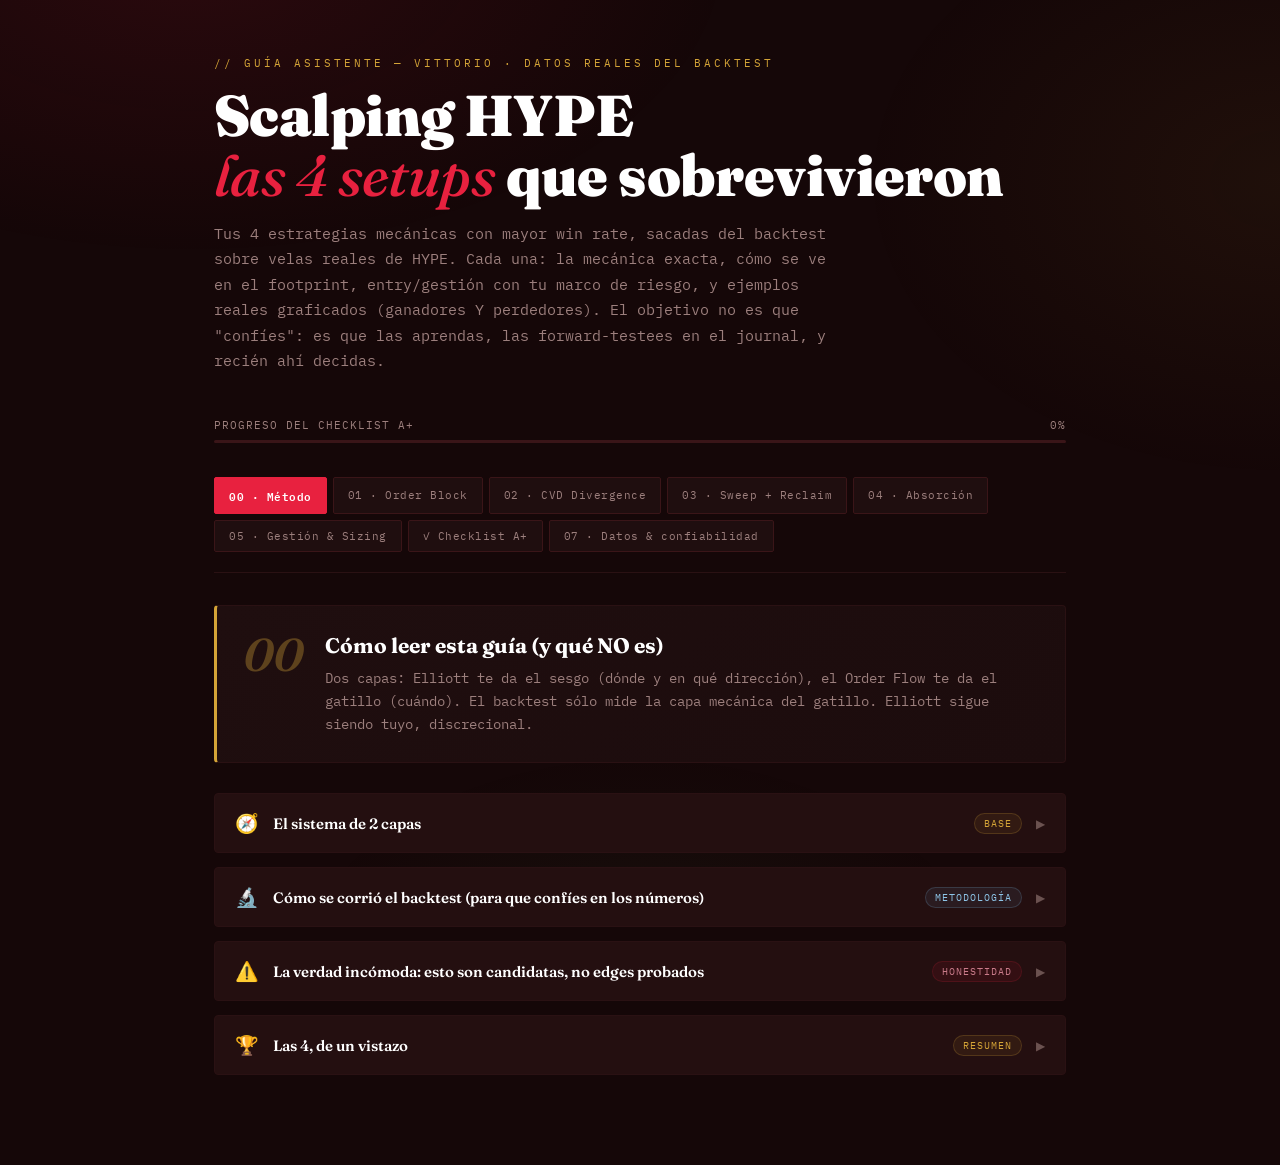
<file: web/static/guia-hype.html>
<!DOCTYPE html>
<html lang="es">
<head>
<meta charset="UTF-8">
<meta name="viewport" content="width=device-width, initial-scale=1.0">
<title>ULTRA GUÍA — Scalping HYPE (4 setups backtesteadas)</title>
<!-- ARCHIVO GENERADO por scripts/build_guia_hype.py desde guia-hype.template.html — no editar a mano el .html final -->
<link href="https://fonts.googleapis.com/css2?family=Fraunces:ital,opsz,wght@0,9..144,400;0,9..144,600;0,9..144,700;0,9..144,900;1,9..144,500&family=IBM+Plex+Mono:wght@400;500;600;700&display=swap" rel="stylesheet">
<style>
  :root {
    --bg: #150708;
    --bg2: #1c0c0d;
    --surface: #1f0e0f;
    --card: #240f10;
    --border: #3a1518;
    --border-soft: #2a1113;
    --blood: #e8213f;
    --blood-dim: #a91830;
    --gold: #d4a437;
    --gold-dim: #8a6d28;
    --green: #52d273;
    --rose: #c97b8a;
    --rose-dim: #6e424a;
    --cream: #f2e6e1;
    --muted: #9c7f7d;
    --muted2: #6b5250;
  }

  * { margin: 0; padding: 0; box-sizing: border-box; }

  body {
    background: var(--bg);
    color: var(--cream);
    font-family: 'Fraunces', serif;
    min-height: 100vh;
    overflow-x: hidden;
  }

  body::before {
    content: '';
    position: fixed;
    inset: 0;
    background:
      radial-gradient(ellipse 900px 500px at 15% -5%, rgba(232,33,63,0.10), transparent 60%),
      radial-gradient(ellipse 700px 500px at 100% 20%, rgba(212,164,55,0.06), transparent 60%),
      radial-gradient(ellipse 600px 400px at 50% 110%, rgba(82,210,115,0.05), transparent 60%);
    pointer-events: none;
    z-index: 0;
  }

  .mono { font-family: 'IBM Plex Mono', monospace; }

  .container {
    max-width: 900px;
    margin: 0 auto;
    padding: 56px 24px 90px;
    position: relative;
    z-index: 1;
  }

  /* ===== HEADER ===== */
  header { margin-bottom: 44px; }

  .eyebrow {
    font-family: 'IBM Plex Mono', monospace;
    font-size: 11px;
    color: var(--gold);
    letter-spacing: 3px;
    text-transform: uppercase;
    margin-bottom: 16px;
  }

  h1 {
    font-size: clamp(2.3rem, 6vw, 3.6rem);
    font-weight: 900;
    line-height: 1.05;
    color: #fff;
    margin-bottom: 14px;
    letter-spacing: -0.01em;
  }

  h1 em { font-style: italic; font-weight: 500; color: var(--blood); }

  .subtitle {
    color: var(--muted);
    font-size: 15px;
    max-width: 620px;
    line-height: 1.7;
    font-family: 'IBM Plex Mono', monospace;
    font-weight: 400;
  }

  /* ===== PROGRESS ===== */
  .progress-wrap { margin: 30px 0 34px; }
  .progress-label {
    display: flex; justify-content: space-between;
    font-family: 'IBM Plex Mono', monospace; font-size: 11px;
    color: var(--muted); margin-bottom: 8px; letter-spacing: 1px;
  }
  .progress-bar { height: 3px; background: var(--border); border-radius: 2px; overflow: hidden; }
  .progress-fill { height: 100%; background: linear-gradient(90deg, var(--blood), var(--gold)); border-radius: 2px; transition: width 0.4s ease; }

  /* ===== TABS ===== */
  .tabs {
    display: flex; gap: 6px; margin-bottom: 32px; flex-wrap: wrap;
    border-bottom: 1px solid var(--border-soft); padding-bottom: 20px;
  }
  .tab {
    font-family: 'IBM Plex Mono', monospace; font-size: 11px; padding: 8px 14px;
    border: 1px solid var(--border); background: var(--surface); color: var(--muted);
    cursor: pointer; border-radius: 2px; transition: all 0.2s; letter-spacing: 0.5px;
  }
  .tab:hover { border-color: var(--blood-dim); color: var(--rose); }
  .tab.active { background: var(--blood); color: #fff; border-color: var(--blood); font-weight: 600; }

  /* ===== PHASES ===== */
  .phase { display: none; animation: fadeIn 0.35s ease; }
  .phase.active { display: block; }
  @keyframes fadeIn { from { opacity: 0; transform: translateY(10px); } to { opacity: 1; transform: translateY(0); } }

  .phase-header {
    display: flex; align-items: flex-start; gap: 22px; margin-bottom: 30px;
    padding: 26px 26px; background: linear-gradient(135deg, var(--surface), var(--bg2));
    border: 1px solid var(--border-soft); border-left: 3px solid var(--phase-color, var(--blood));
    border-radius: 4px;
  }
  .phase-num {
    font-family: 'Fraunces', serif; font-style: italic; font-size: 46px; font-weight: 600;
    color: var(--phase-color, var(--blood)); opacity: 0.35; line-height: 1; flex-shrink: 0;
  }
  .phase-info h2 { font-size: 21px; font-weight: 700; color: #fff; margin-bottom: 8px; line-height: 1.3; }
  .phase-info p { color: var(--muted); font-size: 13.5px; line-height: 1.7; font-family: 'IBM Plex Mono', monospace; }

  /* ===== CONCEPT CARDS ===== */
  .concepts { display: flex; flex-direction: column; gap: 14px; }
  .concept-card {
    background: var(--card); border: 1px solid var(--border-soft); border-radius: 4px;
    overflow: hidden; cursor: pointer; transition: border-color 0.2s;
  }
  .concept-card:hover { border-color: var(--phase-color, var(--blood-dim)); }
  .concept-card.open { border-color: var(--phase-color, var(--blood-dim)); }
  .concept-header { display: flex; align-items: center; gap: 14px; padding: 17px 20px; }
  .concept-icon { font-size: 19px; flex-shrink: 0; }
  .concept-title { font-size: 15px; font-weight: 600; color: #fff; flex: 1; font-family: 'Fraunces', serif; }
  .concept-tag {
    font-family: 'IBM Plex Mono', monospace; font-size: 9.5px; padding: 3px 9px; border-radius: 20px;
    background: rgba(232,33,63,0.08); color: var(--rose); letter-spacing: 1px; text-transform: uppercase;
    border: 1px solid rgba(232,33,63,0.15); white-space: nowrap;
  }
  .concept-tag.gold { background: rgba(212,164,55,0.08); color: var(--gold); border-color: rgba(212,164,55,0.2); }
  .concept-tag.of { background: rgba(120,180,220,0.08); color: #8ec5e8; border-color: rgba(120,180,220,0.2); }
  .concept-tag.green { background: rgba(82,210,115,0.08); color: var(--green); border-color: rgba(82,210,115,0.22); }
  .chevron { font-size: 12px; color: var(--muted2); transition: transform 0.25s; flex-shrink: 0; }
  .concept-card.open .chevron { transform: rotate(90deg); color: var(--phase-color, var(--blood)); }
  .concept-body { display: none; padding: 0 20px 22px; border-top: 1px solid var(--border-soft); }
  .concept-card.open .concept-body { display: block; }
  .concept-body p { color: var(--muted); font-size: 13.5px; line-height: 1.75; margin: 15px 0; font-family: 'IBM Plex Mono', monospace; }
  .concept-body p strong { color: var(--cream); }

  /* Steps */
  .steps { list-style: none; display: flex; flex-direction: column; gap: 9px; }
  .steps li { display: flex; gap: 12px; align-items: flex-start; font-size: 13.5px; color: var(--cream); line-height: 1.6; font-family: 'IBM Plex Mono', monospace; }
  .step-num {
    font-family: 'IBM Plex Mono', monospace; font-size: 10.5px; font-weight: 600; color: var(--gold);
    background: rgba(212,164,55,0.1); border-radius: 2px; padding: 2px 7px; flex-shrink: 0; margin-top: 1px; white-space: nowrap;
  }

  /* Boxes */
  .signals-box { background: rgba(232,33,63,0.045); border: 1px solid rgba(232,33,63,0.15); border-radius: 3px; padding: 15px 17px; margin-top: 14px; }
  .signals-box.gold-box { background: rgba(212,164,55,0.045); border-color: rgba(212,164,55,0.18); }
  .signals-box.of-box { background: rgba(120,180,220,0.04); border-color: rgba(120,180,220,0.18); }
  .signals-box.green-box { background: rgba(82,210,115,0.05); border-color: rgba(82,210,115,0.18); }
  .box-label { font-family: 'IBM Plex Mono', monospace; font-size: 10px; color: var(--blood); letter-spacing: 2px; text-transform: uppercase; margin-bottom: 11px; font-weight: 600; }
  .gold-box .box-label { color: var(--gold); }
  .of-box .box-label { color: #8ec5e8; }
  .green-box .box-label { color: var(--green); }
  .signals-box ul { list-style: none; display: flex; flex-direction: column; gap: 7px; }
  .signals-box ul li { font-size: 13px; color: var(--cream); padding-left: 16px; position: relative; line-height: 1.6; font-family: 'IBM Plex Mono', monospace; }
  .signals-box ul li::before { content: '→'; position: absolute; left: 0; color: var(--blood); font-size: 11px; }
  .gold-box ul li::before { color: var(--gold); }
  .of-box ul li::before { color: #8ec5e8; }
  .green-box ul li::before { color: var(--green); }
  .warn-box { background: rgba(232,33,63,0.07); border: 1px solid rgba(232,33,63,0.25); border-radius: 3px; padding: 13px 16px; margin-top: 14px; font-size: 12.5px; color: #f0b8c1; line-height: 1.65; font-family: 'IBM Plex Mono', monospace; }
  .warn-box strong { color: var(--blood); }
  .uncertain-box { background: rgba(212,164,55,0.06); border: 1px dashed rgba(212,164,55,0.35); border-radius: 3px; padding: 11px 15px; margin-top: 12px; font-size: 12px; color: var(--gold); line-height: 1.6; font-family: 'IBM Plex Mono', monospace; font-style: italic; }

  /* Tables */
  .struct-table { width: 100%; border-collapse: collapse; margin-top: 14px; font-family: 'IBM Plex Mono', monospace; font-size: 12.5px; }
  .struct-table th { text-align: left; color: var(--gold); font-weight: 600; padding: 8px 10px; border-bottom: 1px solid var(--border); font-size: 11px; letter-spacing: 0.5px; text-transform: uppercase; }
  .struct-table td { padding: 8px 10px; border-bottom: 1px solid var(--border-soft); color: var(--cream); }
  .struct-table tr:last-child td { border-bottom: none; }
  .struct-table td.pos { color: var(--green); }
  .struct-table td.neg { color: var(--blood); }
  .struct-table td.neu { color: var(--gold); }

  .divider-label { font-family: 'IBM Plex Mono', monospace; font-size: 10px; color: var(--muted2); letter-spacing: 2px; text-transform: uppercase; margin: 6px 0 4px; }

  /* Charts */
  .chartbox { margin: 16px 0 6px; background: rgba(0,0,0,0.28); border: 1px solid var(--border-soft); border-radius: 6px; padding: 10px; overflow-x: auto; }
  .chartbox svg { width: 100%; min-width: 580px; height: auto; display: block; }
  .chart-facts { display: flex; flex-wrap: wrap; gap: 6px; margin: 12px 0 2px; }
  .fact { font-family: 'IBM Plex Mono', monospace; font-size: 10.5px; padding: 4px 9px; border-radius: 3px; background: rgba(255,255,255,0.03); border: 1px solid var(--border); color: var(--cream); }
  .fact.win { color: var(--green); border-color: rgba(82,210,115,0.3); background: rgba(82,210,115,0.06); }
  .fact.loss { color: var(--blood); border-color: rgba(232,33,63,0.3); background: rgba(232,33,63,0.06); }
  .chart-cap { font-family: 'IBM Plex Mono', monospace; font-size: 11px; color: var(--muted); margin-top: 8px; line-height: 1.55; }

  /* Calculator */
  .calc { background: var(--surface); border: 1px solid var(--border); border-radius: 6px; padding: 18px; margin-top: 16px; }
  .calc-grid { display: grid; grid-template-columns: repeat(auto-fit, minmax(128px, 1fr)); gap: 12px; }
  .calc-field { display: flex; flex-direction: column; gap: 5px; }
  .calc-field label { font-family: 'IBM Plex Mono', monospace; font-size: 10px; letter-spacing: 1px; text-transform: uppercase; color: var(--muted); }
  .calc-field input { background: var(--bg2); border: 1px solid var(--border); border-radius: 3px; padding: 8px 10px; color: var(--cream); font-family: 'IBM Plex Mono', monospace; font-size: 13px; width: 100%; }
  .calc-field input:focus { outline: none; border-color: #8ec5e8; }
  .calc-results { display: grid; grid-template-columns: repeat(auto-fit, minmax(118px, 1fr)); gap: 10px; margin-top: 16px; }
  .calc-stat { background: var(--bg2); border: 1px solid var(--border-soft); border-radius: 4px; padding: 10px 12px; }
  .cs-label { font-family: 'IBM Plex Mono', monospace; font-size: 9.5px; letter-spacing: 1px; text-transform: uppercase; color: var(--muted); margin-bottom: 5px; }
  .cs-value { font-family: 'IBM Plex Mono', monospace; font-size: 18px; font-weight: 600; color: var(--cream); }
  .cs-value.pos { color: var(--green); } .cs-value.neg { color: var(--blood); } .cs-value.neu { color: var(--gold); }
  .cs-sub { font-family: 'IBM Plex Mono', monospace; font-size: 10px; color: var(--muted2); margin-top: 3px; }
  .verdict { margin-top: 14px; padding: 12px 14px; border-radius: 4px; font-family: 'IBM Plex Mono', monospace; font-size: 13px; font-weight: 600; text-align: center; }
  .verdict.v-pos { background: rgba(82,210,115,0.1); color: var(--green); border: 1px solid rgba(82,210,115,0.3); }
  .verdict.v-neg { background: rgba(232,33,63,0.1); color: var(--blood); border: 1px solid rgba(232,33,63,0.3); }
  .verdict.v-neu { background: rgba(212,164,55,0.1); color: var(--gold); border: 1px solid rgba(212,164,55,0.3); }
  hr.divider { height: 1px; background: var(--border-soft); margin: 22px 0; border: none; }

  /* Checklist */
  .checklist { list-style: none; display: flex; flex-direction: column; gap: 8px; margin-top: 10px; }
  .checklist li { display: flex; gap: 11px; align-items: flex-start; font-size: 13px; color: var(--cream); line-height: 1.55; cursor: pointer; padding: 9px 11px; background: rgba(255,255,255,0.015); border-radius: 3px; border: 1px solid transparent; transition: all 0.15s; user-select: none; font-family: 'IBM Plex Mono', monospace; }
  .checklist li:hover { border-color: var(--border); }
  .checklist li.checked { color: var(--muted); text-decoration: line-through; background: rgba(82,210,115,0.05); border-color: rgba(82,210,115,0.2); }
  .check-box { width: 16px; height: 16px; border: 1.5px solid var(--border); border-radius: 3px; flex-shrink: 0; margin-top: 1px; display: flex; align-items: center; justify-content: center; font-size: 10px; transition: all 0.15s; }
  .checklist li.checked .check-box { background: var(--green); border-color: var(--green); color: #0c2414; }

  .callout { font-family:'IBM Plex Mono',monospace; font-size:12px; color:var(--muted); line-height:1.6; margin-top:10px; padding-left:14px; border-left:2px solid var(--border); }
</style>
</head>
<body>
<div class="container">

  <header>
    <div class="eyebrow">// Guía asistente — Vittorio · datos reales del backtest</div>
    <h1>Scalping HYPE<br><em>las 4 setups</em> que sobrevivieron</h1>
    <p class="subtitle">Tus 4 estrategias mecánicas con mayor win rate, sacadas del backtest sobre velas reales de HYPE. Cada una: la mecánica exacta, cómo se ve en el footprint, entry/gestión con tu marco de riesgo, y ejemplos reales graficados (ganadores Y perdedores). El objetivo no es que "confíes": es que las aprendas, las forward-testees en el journal, y recién ahí decidas.</p>
  </header>

  <div class="progress-wrap">
    <div class="progress-label">
      <span>PROGRESO DEL CHECKLIST A+</span>
      <span id="progress-pct">0%</span>
    </div>
    <div class="progress-bar"><div class="progress-fill" id="progress-fill" style="width:0%"></div></div>
  </div>

  <div class="tabs">
    <button class="tab active" onclick="showPhase(0)">00 · Método</button>
    <button class="tab" onclick="showPhase(1)">01 · Order Block</button>
    <button class="tab" onclick="showPhase(2)">02 · CVD Divergence</button>
    <button class="tab" onclick="showPhase(3)">03 · Sweep + Reclaim</button>
    <button class="tab" onclick="showPhase(4)">04 · Absorción</button>
    <button class="tab" onclick="showPhase(5)">05 · Gestión &amp; Sizing</button>
    <button class="tab" onclick="showPhase(6)">✓ Checklist A+</button>
    <button class="tab" onclick="showPhase(7)">07 · Datos &amp; confiabilidad</button>
  </div>

  <!-- ===================== 00 · MÉTODO ===================== -->
  <div class="phase active" id="phase-0" style="--phase-color: #d4a437">
    <div class="phase-header">
      <div class="phase-num">00</div>
      <div class="phase-info">
        <h2>Cómo leer esta guía (y qué NO es)</h2>
        <p>Dos capas: Elliott te da el sesgo (dónde y en qué dirección), el Order Flow te da el gatillo (cuándo). El backtest sólo mide la capa mecánica del gatillo. Elliott sigue siendo tuyo, discrecional.</p>
      </div>
    </div>

    <div class="concepts">

      <div class="concept-card" onclick="toggleCard(this)">
        <div class="concept-header">
          <span class="concept-icon">🧭</span>
          <span class="concept-title">El sistema de 2 capas</span>
          <span class="concept-tag gold">BASE</span>
          <span class="chevron">▶</span>
        </div>
        <div class="concept-body">
          <p>Todo setup válido vive <strong>dentro de un POI</strong> — nunca se opera en el aire. Elliott + estructura marcan la zona y el sesgo HTF; el order flow confirma el gatillo en el LTF (15m/1m).</p>
          <ul class="steps">
            <li><span class="step-num">CAPA 1</span> <strong>Elliott / estructura (discrecional):</strong> conteo de ondas, POI, invalidación. Esto NO se puede backtestear porque el conteo es subjetivo y re-etiquetable — lo ponés vos a mano en <span class="mono">context/HYPEUSDT.yaml</span>.</li>
            <li><span class="step-num">CAPA 2</span> <strong>Order Flow (mecánico):</strong> volumen, delta, CVD, sweep, absorción. Esto SÍ es determinista → es lo que se backtesteó y lo que ves en las 4 pestañas siguientes.</li>
          </ul>
          <div class="signals-box gold-box">
            <div class="box-label">La respuesta a tu pregunta original</div>
            <ul>
              <li>Medís win rate sobre los gatillos de volumen/order flow (estas 4)</li>
              <li>Acompañás con Elliott de forma discrecional como filtro de zona y dirección</li>
              <li>El backtest te da la hipótesis; el journal te da la verdad</li>
            </ul>
          </div>
        </div>
      </div>

      <div class="concept-card" onclick="toggleCard(this)">
        <div class="concept-header">
          <span class="concept-icon">🔬</span>
          <span class="concept-title">Cómo se corrió el backtest (para que confíes en los números)</span>
          <span class="concept-tag of">METODOLOGÍA</span>
          <span class="chevron">▶</span>
        </div>
        <div class="concept-body">
          <ul class="steps">
            <li><span class="step-num">DATA</span> Velas reales de HYPE en <span class="mono">data/cache.db</span> (1m completo desde 2025-05-30). Los timeframes mayores se resamplean del 1m.</li>
            <li><span class="step-num">ENTRY</span> La señal se estampa al cierre de la vela de confirmación y se entra al <strong>open de la vela siguiente</strong> (sin mirar el futuro).</li>
            <li><span class="step-num">DELTA</span> Como es histórico sin footprint real, el delta es un <strong>proxy de klines</strong>: <span class="mono">delta = 2·taker_buy − volumen</span>. Suficiente para el sesgo, no idéntico a ATAS.</li>
            <li><span class="step-num">COSTOS</span> 5 bps de fee + 2 bps de slippage por lado. El "win" es net-R después de costos.</li>
            <li><span class="step-num">SALIDA</span> SL / TP a R fijo; si una vela toca ambos, gana el SL (stop-first, conservador); timeout a 96 barras.</li>
            <li><span class="step-num">SPLIT</span> Train/test cronológico 70/30. Los números que mostramos son el <strong>out-of-sample</strong> (el 30% final, que el ranking no vio para elegir). Elegibles sólo configs con ≥30 trades.</li>
          </ul>
          <div class="signals-box of-box">
            <div class="box-label">Glosario rápido</div>
            <ul>
              <li><strong>Win rate:</strong> % de trades con net-R &gt; 0</li>
              <li><strong>Expectancy (R):</strong> lo que ganás en promedio por trade, en múltiplos de riesgo. &gt; 0 = sistema +EV</li>
              <li><strong>Profit factor:</strong> ganancias / pérdidas. &gt; 1 = positivo</li>
              <li><strong>Max DD (R):</strong> peor racha acumulada, en R</li>
              <li><strong>Breakeven WR:</strong> win rate mínimo para no perder = 1/(1+RR). A 2R → 33.3%, a 3R → 25%</li>
            </ul>
          </div>
        </div>
      </div>

      <div class="concept-card" onclick="toggleCard(this)">
        <div class="concept-header">
          <span class="concept-icon">⚠️</span>
          <span class="concept-title">La verdad incómoda: esto son candidatas, no edges probados</span>
          <span class="concept-tag">HONESTIDAD</span>
          <span class="chevron">▶</span>
        </div>
        <div class="concept-body">
          <p>Lo digo derecho porque es tu plata: las 4 son <strong>positivas out-of-sample (2026) pero negativas en la muestra completa</strong>. El edge apareció recién en 2026. Las muestras de Order Block y Sweep son chicas (n≈34-38) y los intervalos de confianza del WR son anchos.</p>
          <div class="warn-box">
            <strong>Qué significa en la práctica:</strong> se aprenden y se <strong>forward-testean en el journal</strong> con size fijo (tu tope $21 = 7%). NO se sube el riesgo ni se calcula Kelly hasta tener ≥100 trades reales con expectancy positiva. Nada de esto se porta a BTC — en BTC todas las estrategias dieron negativo en 2019-2026.
          </div>
          <div class="signals-box gold-box">
            <div class="box-label">El número que perseguís</div>
            <ul>
              <li>A RR 2, breakeven = 33%. A RR 3, breakeven = 25%.</li>
              <li>La pregunta que el journal tiene que responder: ¿tu WR real queda por encima de ese piso, después de costos y de tu psicología?</li>
            </ul>
          </div>
        </div>
      </div>

      <div class="concept-card" onclick="toggleCard(this)">
        <div class="concept-header">
          <span class="concept-icon">🏆</span>
          <span class="concept-title">Las 4, de un vistazo</span>
          <span class="concept-tag gold">RESUMEN</span>
          <span class="chevron">▶</span>
        </div>
        <div class="concept-body">
          <table class="struct-table">
            <tr><th>Setup</th><th>WR (OOS)</th><th>Expect.</th><th>n</th><th>Fuerte en…</th></tr>
            <tr><td>Order Block retest</td><td class="neu">42.1%</td><td class="pos">+0.48R</td><td>38</td><td>mejor expectancy</td></tr>
            <tr><td>CVD Divergence</td><td class="pos">45.4%</td><td class="pos">+0.20R</td><td class="pos">185</td><td>la más robusta (muestra)</td></tr>
            <tr><td>Sweep + Reclaim</td><td class="neu">41.2%</td><td class="pos">+0.20R</td><td>34</td><td>Wyckoff spring</td></tr>
            <tr><td>Absorción / trapped</td><td class="neu">43.1%</td><td class="pos">+0.10R</td><td>51</td><td>reversión en el POI</td></tr>
          </table>
          <p class="callout">Todas 15m, LONG. Tip de lectura: más WR ≠ mejor. Un target 2R sube el WR pero baja la expectancy; un 3R lo baja pero paga más por acierto. Por eso miramos las dos cosas juntas.</p>
        </div>
      </div>

    </div>
  </div>

  <!-- ===================== 01 · ORDER BLOCK ===================== -->
  <div class="phase" id="phase-1" style="--phase-color: #e8213f">
    <div class="phase-header">
      <div class="phase-num">01</div>
      <div class="phase-info">
        <h2>Order Block retest — la de mayor expectancy</h2>
        <p>Impulso con volumen que rompe estructura → volvés al último bloque de oferta/demanda que lo originó → entrás en el retest cuando el delta reconfirma. +0.48R por trade.</p>
      </div>
    </div>

    <div class="concepts">

      <div class="concept-card open" onclick="toggleCard(this)">
        <div class="concept-header">
          <span class="concept-icon">🧱</span>
          <span class="concept-title">Qué es y por qué está primera</span>
          <span class="concept-tag">STATS</span>
          <span class="chevron">▶</span>
        </div>
        <div class="concept-body">
          <p>Un Order Block es la <strong>última vela contraria antes de un impulso fuerte</strong>. Ese impulso deja una zona sin mitigar; cuando el precio vuelve a testearla y el flujo reconfirma, es entrada a favor de la fuerza que rompió.</p>
          <table class="struct-table">
            <tr><th>Métrica</th><th>Valor</th><th>Lectura</th></tr>
            <tr><td>Win rate (test / OOS)</td><td class="neu">42.1%</td><td>por encima del breakeven 25% (3R)</td></tr>
            <tr><td>Expectancy (test)</td><td class="pos">+0.48R</td><td>la mejor de las 4</td></tr>
            <tr><td>Expectancy (full)</td><td class="pos">+0.20R</td><td>única que aguanta positiva full-sample</td></tr>
            <tr><td>Profit factor</td><td class="pos">1.74</td><td>gana 1.74 por cada 1 que pierde</td></tr>
            <tr><td>Muestra (n test)</td><td class="neg">38</td><td>chica — CI95 del WR [27.9%, 57.8%]</td></tr>
            <tr><td>Max drawdown</td><td>7.27R</td><td>racha peor tolerable</td></tr>
            <tr><td>Config</td><td>15m · 3R · vol 1.5× · +BTC</td><td>filtro BTC EMA20&gt;EMA50</td></tr>
          </table>
          <p class="callout">Variante 2R: el WR sube a ~46% pero la expectancy baja. Elegí 3R si aguantás rachas; 2R si tu psicología necesita más aciertos.</p>
        </div>
      </div>

      <div class="concept-card" onclick="toggleCard(this)">
        <div class="concept-header">
          <span class="concept-icon">⚙️</span>
          <span class="concept-title">La mecánica exacta (lo que dispara en el backtest)</span>
          <span class="concept-tag">MECÁNICA</span>
          <span class="chevron">▶</span>
        </div>
        <div class="concept-body">
          <ul class="steps">
            <li><span class="step-num">01</span> <strong>Impulso/BOS:</strong> una vela cierra por encima de la resistencia (últimos 30 bares) CON delta&gt;0, volumen ≥ 1.5× la media, y rango ≥ 1.5× ATR.</li>
            <li><span class="step-num">02</span> <strong>Order Block:</strong> se marca la última vela bajista de las 3 previas al impulso. Su rango (low, high) es la zona.</li>
            <li><span class="step-num">03</span> <strong>Retest + gatillo:</strong> una vela posterior (hasta 30 bares) mete la mecha en la zona (low ≤ techo del OB) PERO cierra por encima del techo, con delta&gt;0. Ahí entra.</li>
            <li><span class="step-num">SL</span> Entry − 1.5× ATR.</li>
            <li><span class="step-num">TP</span> 3R fijo (riesgo × 3).</li>
            <li><span class="step-num">✕</span> Zona invalidada si una vela cierra por debajo del piso del OB, o si expira a 30 bares.</li>
          </ul>
        </div>
      </div>

      <div class="concept-card" onclick="toggleCard(this)">
        <div class="concept-header">
          <span class="concept-icon">🔭</span>
          <span class="concept-title">Cómo verlo en ATAS · entry · gestión</span>
          <span class="concept-tag of">EJECUCIÓN</span>
          <span class="chevron">▶</span>
        </div>
        <div class="concept-body">
          <div class="signals-box of-box">
            <div class="box-label">En el footprint</div>
            <ul>
              <li>La vela de impulso debe tener delta fuerte y volumen mayor al del rango previo (BOS real, no fakeout)</li>
              <li>El OB "bueno" tiene volumen mayor a sus vecinas — cajita sobre esa vela</li>
              <li>En el retest buscás absorción/delta flip a verde justo en el techo del bloque</li>
            </ul>
          </div>
          <div class="signals-box green-box">
            <div class="box-label">Entry</div>
            <ul>
              <li>Zona, no tick: repartí en 1-3 entradas dentro del OB</li>
              <li>Conservador: esperás el cierre de la vela con delta+ por encima del techo</li>
            </ul>
          </div>
          <div class="signals-box gold-box">
            <div class="box-label">Gestión</div>
            <ul>
              <li>SL estructural debajo del piso del OB (donde se rompe la tesis), nunca scalp-tight</li>
              <li>TP1 parcial rápido → mové SL a breakeven → dejá correr el resto a 3R</li>
            </ul>
          </div>
        </div>
      </div>

      <div class="concept-card" onclick="toggleCard(this)">
        <div class="concept-header">
          <span class="concept-icon">📈</span>
          <span class="concept-title">Ejemplos reales del backtest</span>
          <span class="concept-tag green">CHARTS</span>
          <span class="chevron">▶</span>
        </div>
        <div class="concept-body">
          <div class="divider-label">Ganador — +2.81R</div>
          <div class="chartbox"><svg viewBox="0 0 760 320" xmlns="http://www.w3.org/2000/svg" font-family="IBM Plex Mono" preserveAspectRatio="xMidYMid meet"><rect x="0" y="0" width="760" height="320" fill="#150708"/><rect x="8" y="166.4" width="694" height="14.3" fill="rgba(232,33,63,0.07)"/><rect x="8" y="123.4" width="694" height="43.0" fill="rgba(82,210,115,0.06)"/><line x1="11.6" y1="185.7" x2="11.6" y2="197.5" stroke="#63d194" stroke-width="1"/><rect x="9.4" y="188.1" width="4.5" height="9.4" fill="#4bb37c" stroke="#63d194" stroke-width="0.6"/><rect x="9.4" y="285.2" width="4.5" height="10.8" fill="#4bb37c" opacity="0.5"/><line x1="18.8" y1="186.5" x2="18.8" y2="194.7" stroke="#e85a72" stroke-width="1"/><rect x="16.6" y="188.1" width="4.5" height="6.6" fill="#cf3a53" stroke="#e85a72" stroke-width="0.6"/><rect x="16.6" y="291.1" width="4.5" height="4.9" fill="#cf3a53" opacity="0.5"/><line x1="26.1" y1="193.5" x2="26.1" y2="198.7" stroke="#e85a72" stroke-width="1"/><rect x="23.8" y="194.6" width="4.5" height="2.3" fill="#cf3a53" stroke="#e85a72" stroke-width="0.6"/><rect x="23.8" y="291.4" width="4.5" height="4.6" fill="#cf3a53" opacity="0.5"/><line x1="33.3" y1="190.0" x2="33.3" y2="198.5" stroke="#63d194" stroke-width="1"/><rect x="31.1" y="194.1" width="4.5" height="2.9" fill="#4bb37c" stroke="#63d194" stroke-width="0.6"/><rect x="31.1" y="286.2" width="4.5" height="9.8" fill="#4bb37c" opacity="0.5"/><line x1="40.5" y1="193.1" x2="40.5" y2="200.2" stroke="#e85a72" stroke-width="1"/><rect x="38.3" y="193.9" width="4.5" height="4.4" fill="#cf3a53" stroke="#e85a72" stroke-width="0.6"/><rect x="38.3" y="289.7" width="4.5" height="6.3" fill="#cf3a53" opacity="0.5"/><line x1="47.8" y1="193.1" x2="47.8" y2="198.3" stroke="#63d194" stroke-width="1"/><rect x="45.5" y="197.3" width="4.5" height="1.0" fill="#4bb37c" stroke="#63d194" stroke-width="0.6"/><rect x="45.5" y="292.5" width="4.5" height="3.5" fill="#4bb37c" opacity="0.5"/><line x1="55.0" y1="197.3" x2="55.0" y2="208.9" stroke="#e85a72" stroke-width="1"/><rect x="52.7" y="197.3" width="4.5" height="11.0" fill="#cf3a53" stroke="#e85a72" stroke-width="0.6"/><rect x="52.7" y="268.8" width="4.5" height="27.2" fill="#d4a437" opacity="0.95"/><line x1="62.2" y1="197.3" x2="62.2" y2="208.4" stroke="#63d194" stroke-width="1"/><rect x="60.0" y="201.8" width="4.5" height="6.5" fill="#4bb37c" stroke="#63d194" stroke-width="0.6"/><rect x="60.0" y="286.2" width="4.5" height="9.8" fill="#4bb37c" opacity="0.5"/><line x1="69.4" y1="195.5" x2="69.4" y2="202.4" stroke="#63d194" stroke-width="1"/><rect x="67.2" y="198.3" width="4.5" height="3.3" fill="#4bb37c" stroke="#63d194" stroke-width="0.6"/><rect x="67.2" y="285.7" width="4.5" height="10.3" fill="#4bb37c" opacity="0.5"/><line x1="76.7" y1="190.3" x2="76.7" y2="198.3" stroke="#63d194" stroke-width="1"/><rect x="74.4" y="190.3" width="4.5" height="8.0" fill="#4bb37c" stroke="#63d194" stroke-width="0.6"/><rect x="74.4" y="286.5" width="4.5" height="9.5" fill="#4bb37c" opacity="0.5"/><line x1="83.9" y1="186.7" x2="83.9" y2="191.2" stroke="#e85a72" stroke-width="1"/><rect x="81.7" y="190.3" width="4.5" height="1.0" fill="#cf3a53" stroke="#e85a72" stroke-width="0.6"/><rect x="81.7" y="284.4" width="4.5" height="11.6" fill="#cf3a53" opacity="0.5"/><line x1="91.1" y1="183.0" x2="91.1" y2="195.7" stroke="#63d194" stroke-width="1"/><rect x="88.9" y="184.1" width="4.5" height="6.5" fill="#4bb37c" stroke="#63d194" stroke-width="0.6"/><rect x="88.9" y="279.2" width="4.5" height="16.8" fill="#d4a437" opacity="0.95"/><line x1="98.4" y1="177.5" x2="98.4" y2="187.9" stroke="#63d194" stroke-width="1"/><rect x="96.1" y="177.9" width="4.5" height="6.2" fill="#4bb37c" stroke="#63d194" stroke-width="0.6"/><rect x="96.1" y="268.0" width="4.5" height="28.0" fill="#d4a437" opacity="0.95"/><line x1="105.6" y1="170.0" x2="105.6" y2="179.1" stroke="#63d194" stroke-width="1"/><rect x="103.4" y="171.0" width="4.5" height="6.8" fill="#4bb37c" stroke="#63d194" stroke-width="0.6"/><rect x="103.4" y="259.1" width="4.5" height="36.9" fill="#d4a437" opacity="0.95"/><line x1="112.8" y1="167.8" x2="112.8" y2="175.1" stroke="#e85a72" stroke-width="1"/><rect x="110.6" y="170.7" width="4.5" height="1.2" fill="#cf3a53" stroke="#e85a72" stroke-width="0.6"/><rect x="110.6" y="276.1" width="4.5" height="19.9" fill="#cf3a53" opacity="0.5"/><line x1="120.1" y1="158.6" x2="120.1" y2="180.0" stroke="#63d194" stroke-width="1"/><rect x="117.8" y="159.0" width="4.5" height="13.0" fill="#4bb37c" stroke="#63d194" stroke-width="0.6"/><rect x="117.8" y="254.0" width="4.5" height="42.0" fill="#d4a437" opacity="0.95"/><line x1="127.3" y1="154.2" x2="127.3" y2="164.5" stroke="#e85a72" stroke-width="1"/><rect x="125.0" y="159.0" width="4.5" height="5.5" fill="#cf3a53" stroke="#e85a72" stroke-width="0.6"/><rect x="125.0" y="268.1" width="4.5" height="27.9" fill="#d4a437" opacity="0.95"/><line x1="134.5" y1="162.5" x2="134.5" y2="170.7" stroke="#e85a72" stroke-width="1"/><rect x="132.3" y="164.5" width="4.5" height="2.0" fill="#cf3a53" stroke="#e85a72" stroke-width="0.6"/><rect x="132.3" y="279.7" width="4.5" height="16.3" fill="#cf3a53" opacity="0.5"/><line x1="141.7" y1="155.3" x2="141.7" y2="168.7" stroke="#63d194" stroke-width="1"/><rect x="139.5" y="157.9" width="4.5" height="8.5" fill="#4bb37c" stroke="#63d194" stroke-width="0.6"/><rect x="139.5" y="273.4" width="4.5" height="22.6" fill="#4bb37c" opacity="0.5"/><line x1="149.0" y1="154.8" x2="149.0" y2="159.3" stroke="#63d194" stroke-width="1"/><rect x="146.7" y="156.7" width="4.5" height="1.0" fill="#4bb37c" stroke="#63d194" stroke-width="0.6"/><rect x="146.7" y="281.4" width="4.5" height="14.6" fill="#4bb37c" opacity="0.5"/><line x1="156.2" y1="154.7" x2="156.2" y2="160.4" stroke="#63d194" stroke-width="1"/><rect x="154.0" y="155.6" width="4.5" height="1.4" fill="#4bb37c" stroke="#63d194" stroke-width="0.6"/><rect x="154.0" y="281.0" width="4.5" height="15.0" fill="#4bb37c" opacity="0.5"/><line x1="163.4" y1="148.0" x2="163.4" y2="158.2" stroke="#63d194" stroke-width="1"/><rect x="161.2" y="148.7" width="4.5" height="6.8" fill="#4bb37c" stroke="#63d194" stroke-width="0.6"/><rect x="161.2" y="273.2" width="4.5" height="22.8" fill="#4bb37c" opacity="0.5"/><line x1="170.7" y1="144.0" x2="170.7" y2="159.7" stroke="#e85a72" stroke-width="1"/><rect x="168.4" y="148.6" width="4.5" height="2.7" fill="#cf3a53" stroke="#e85a72" stroke-width="0.6"/><rect x="168.4" y="257.3" width="4.5" height="38.7" fill="#d4a437" opacity="0.95"/><line x1="177.9" y1="150.1" x2="177.9" y2="162.0" stroke="#e85a72" stroke-width="1"/><rect x="175.6" y="151.3" width="4.5" height="9.1" fill="#cf3a53" stroke="#e85a72" stroke-width="0.6"/><rect x="175.6" y="278.0" width="4.5" height="18.0" fill="#cf3a53" opacity="0.5"/><line x1="185.1" y1="143.6" x2="185.1" y2="162.5" stroke="#63d194" stroke-width="1"/><rect x="182.9" y="148.6" width="4.5" height="11.8" fill="#4bb37c" stroke="#63d194" stroke-width="0.6"/><rect x="182.9" y="271.7" width="4.5" height="24.3" fill="#4bb37c" opacity="0.5"/><line x1="192.3" y1="141.9" x2="192.3" y2="155.1" stroke="#63d194" stroke-width="1"/><rect x="190.1" y="144.8" width="4.5" height="3.7" fill="#4bb37c" stroke="#63d194" stroke-width="0.6"/><rect x="190.1" y="271.5" width="4.5" height="24.5" fill="#4bb37c" opacity="0.5"/><line x1="199.6" y1="142.5" x2="199.6" y2="157.3" stroke="#e85a72" stroke-width="1"/><rect x="197.3" y="144.7" width="4.5" height="10.6" fill="#cf3a53" stroke="#e85a72" stroke-width="0.6"/><rect x="197.3" y="279.0" width="4.5" height="17.0" fill="#cf3a53" opacity="0.5"/><line x1="206.8" y1="146.1" x2="206.8" y2="159.2" stroke="#63d194" stroke-width="1"/><rect x="204.6" y="149.7" width="4.5" height="5.7" fill="#4bb37c" stroke="#63d194" stroke-width="0.6"/><rect x="204.6" y="284.2" width="4.5" height="11.8" fill="#4bb37c" opacity="0.5"/><line x1="214.0" y1="148.1" x2="214.0" y2="155.5" stroke="#e85a72" stroke-width="1"/><rect x="211.8" y="149.7" width="4.5" height="5.4" fill="#cf3a53" stroke="#e85a72" stroke-width="0.6"/><rect x="211.8" y="286.6" width="4.5" height="9.4" fill="#cf3a53" opacity="0.5"/><line x1="221.3" y1="143.0" x2="221.3" y2="155.1" stroke="#63d194" stroke-width="1"/><rect x="219.0" y="145.5" width="4.5" height="9.5" fill="#4bb37c" stroke="#63d194" stroke-width="0.6"/><rect x="219.0" y="276.9" width="4.5" height="19.1" fill="#4bb37c" opacity="0.5"/><line x1="228.5" y1="140.8" x2="228.5" y2="147.3" stroke="#63d194" stroke-width="1"/><rect x="226.2" y="141.9" width="4.5" height="3.9" fill="#4bb37c" stroke="#63d194" stroke-width="0.6"/><rect x="226.2" y="283.6" width="4.5" height="12.4" fill="#4bb37c" opacity="0.5"/><line x1="235.7" y1="137.2" x2="235.7" y2="146.7" stroke="#63d194" stroke-width="1"/><rect x="233.5" y="139.9" width="4.5" height="1.9" fill="#4bb37c" stroke="#63d194" stroke-width="0.6"/><rect x="233.5" y="279.5" width="4.5" height="16.5" fill="#4bb37c" opacity="0.5"/><line x1="242.9" y1="139.3" x2="242.9" y2="149.0" stroke="#e85a72" stroke-width="1"/><rect x="240.7" y="139.9" width="4.5" height="4.1" fill="#cf3a53" stroke="#e85a72" stroke-width="0.6"/><rect x="240.7" y="282.9" width="4.5" height="13.1" fill="#cf3a53" opacity="0.5"/><line x1="250.2" y1="132.5" x2="250.2" y2="143.9" stroke="#63d194" stroke-width="1"/><rect x="247.9" y="134.8" width="4.5" height="9.1" fill="#4bb37c" stroke="#63d194" stroke-width="0.6"/><rect x="247.9" y="254.9" width="4.5" height="41.1" fill="#d4a437" opacity="0.95"/><line x1="257.4" y1="129.7" x2="257.4" y2="141.8" stroke="#e85a72" stroke-width="1"/><rect x="255.2" y="134.6" width="4.5" height="6.9" fill="#cf3a53" stroke="#e85a72" stroke-width="0.6"/><rect x="255.2" y="270.1" width="4.5" height="25.9" fill="#cf3a53" opacity="0.5"/><line x1="264.6" y1="129.1" x2="264.6" y2="144.4" stroke="#63d194" stroke-width="1"/><rect x="262.4" y="132.8" width="4.5" height="8.9" fill="#4bb37c" stroke="#63d194" stroke-width="0.6"/><rect x="262.4" y="282.3" width="4.5" height="13.7" fill="#4bb37c" opacity="0.5"/><line x1="271.9" y1="129.3" x2="271.9" y2="141.4" stroke="#e85a72" stroke-width="1"/><rect x="269.6" y="132.9" width="4.5" height="6.8" fill="#cf3a53" stroke="#e85a72" stroke-width="0.6"/><rect x="269.6" y="279.8" width="4.5" height="16.2" fill="#cf3a53" opacity="0.5"/><line x1="279.1" y1="133.9" x2="279.1" y2="142.3" stroke="#63d194" stroke-width="1"/><rect x="276.9" y="136.5" width="4.5" height="3.2" fill="#4bb37c" stroke="#63d194" stroke-width="0.6"/><rect x="276.9" y="282.3" width="4.5" height="13.7" fill="#4bb37c" opacity="0.5"/><line x1="286.3" y1="131.4" x2="286.3" y2="140.8" stroke="#63d194" stroke-width="1"/><rect x="284.1" y="131.8" width="4.5" height="4.7" fill="#4bb37c" stroke="#63d194" stroke-width="0.6"/><rect x="284.1" y="284.2" width="4.5" height="11.8" fill="#4bb37c" opacity="0.5"/><line x1="293.6" y1="131.7" x2="293.6" y2="137.4" stroke="#e85a72" stroke-width="1"/><rect x="291.3" y="131.8" width="4.5" height="2.7" fill="#cf3a53" stroke="#e85a72" stroke-width="0.6"/><rect x="291.3" y="287.5" width="4.5" height="8.5" fill="#cf3a53" opacity="0.5"/><line x1="300.8" y1="111.1" x2="300.8" y2="134.6" stroke="#63d194" stroke-width="1"/><rect x="298.5" y="118.7" width="4.5" height="15.8" fill="#4bb37c" stroke="#63d194" stroke-width="0.6"/><rect x="298.5" y="237.0" width="4.5" height="59.0" fill="#d4a437" opacity="0.95"/><line x1="308.0" y1="114.2" x2="308.0" y2="128.8" stroke="#e85a72" stroke-width="1"/><rect x="305.8" y="118.7" width="4.5" height="3.1" fill="#cf3a53" stroke="#e85a72" stroke-width="0.6"/><rect x="305.8" y="265.5" width="4.5" height="30.5" fill="#cf3a53" opacity="0.5"/><line x1="315.2" y1="120.9" x2="315.2" y2="134.9" stroke="#e85a72" stroke-width="1"/><rect x="313.0" y="121.8" width="4.5" height="13.1" fill="#cf3a53" stroke="#e85a72" stroke-width="0.6"/><rect x="313.0" y="269.0" width="4.5" height="27.0" fill="#cf3a53" opacity="0.5"/><line x1="322.5" y1="127.6" x2="322.5" y2="141.9" stroke="#e85a72" stroke-width="1"/><rect x="320.2" y="134.9" width="4.5" height="1.5" fill="#cf3a53" stroke="#e85a72" stroke-width="0.6"/><rect x="320.2" y="268.3" width="4.5" height="27.7" fill="#cf3a53" opacity="0.5"/><line x1="329.7" y1="125.3" x2="329.7" y2="141.1" stroke="#63d194" stroke-width="1"/><rect x="327.5" y="125.5" width="4.5" height="10.8" fill="#4bb37c" stroke="#63d194" stroke-width="0.6"/><rect x="327.5" y="275.6" width="4.5" height="20.4" fill="#4bb37c" opacity="0.5"/><line x1="336.9" y1="125.4" x2="336.9" y2="147.2" stroke="#e85a72" stroke-width="1"/><rect x="334.7" y="126.1" width="4.5" height="17.8" fill="#cf3a53" stroke="#e85a72" stroke-width="0.6"/><rect x="334.7" y="268.7" width="4.5" height="27.3" fill="#cf3a53" opacity="0.5"/><line x1="344.2" y1="139.3" x2="344.2" y2="149.2" stroke="#e85a72" stroke-width="1"/><rect x="341.9" y="144.4" width="4.5" height="4.8" fill="#cf3a53" stroke="#e85a72" stroke-width="0.6"/><rect x="341.9" y="274.4" width="4.5" height="21.6" fill="#cf3a53" opacity="0.5"/><line x1="351.4" y1="148.0" x2="351.4" y2="160.0" stroke="#e85a72" stroke-width="1"/><rect x="349.1" y="149.1" width="4.5" height="10.5" fill="#cf3a53" stroke="#e85a72" stroke-width="0.6"/><rect x="349.1" y="264.5" width="4.5" height="31.5" fill="#cf3a53" opacity="0.5"/><line x1="358.6" y1="154.4" x2="358.6" y2="165.0" stroke="#63d194" stroke-width="1"/><rect x="356.4" y="157.3" width="4.5" height="2.2" fill="#4bb37c" stroke="#63d194" stroke-width="0.6"/><rect x="356.4" y="260.0" width="4.5" height="36.0" fill="#d4a437" opacity="0.95"/><line x1="365.8" y1="153.6" x2="365.8" y2="167.7" stroke="#e85a72" stroke-width="1"/><rect x="363.6" y="157.4" width="4.5" height="8.6" fill="#cf3a53" stroke="#e85a72" stroke-width="0.6"/><rect x="363.6" y="277.2" width="4.5" height="18.8" fill="#cf3a53" opacity="0.5"/><line x1="373.1" y1="155.2" x2="373.1" y2="166.6" stroke="#63d194" stroke-width="1"/><rect x="370.8" y="163.7" width="4.5" height="2.1" fill="#4bb37c" stroke="#63d194" stroke-width="0.6"/><rect x="370.8" y="267.7" width="4.5" height="28.3" fill="#4bb37c" opacity="0.5"/><line x1="380.3" y1="155.5" x2="380.3" y2="166.3" stroke="#63d194" stroke-width="1"/><rect x="378.1" y="157.9" width="4.5" height="5.8" fill="#4bb37c" stroke="#63d194" stroke-width="0.6"/><rect x="378.1" y="281.6" width="4.5" height="14.4" fill="#4bb37c" opacity="0.5"/><line x1="387.5" y1="154.2" x2="387.5" y2="167.3" stroke="#e85a72" stroke-width="1"/><rect x="385.3" y="157.9" width="4.5" height="6.4" fill="#cf3a53" stroke="#e85a72" stroke-width="0.6"/><rect x="385.3" y="276.7" width="4.5" height="19.3" fill="#cf3a53" opacity="0.5"/><line x1="394.8" y1="162.4" x2="394.8" y2="173.3" stroke="#e85a72" stroke-width="1"/><rect x="392.5" y="164.5" width="4.5" height="7.8" fill="#cf3a53" stroke="#e85a72" stroke-width="0.6"/><rect x="392.5" y="278.0" width="4.5" height="18.0" fill="#cf3a53" opacity="0.5"/><line x1="402.0" y1="169.0" x2="402.0" y2="178.7" stroke="#e85a72" stroke-width="1"/><rect x="399.7" y="172.3" width="4.5" height="6.1" fill="#cf3a53" stroke="#e85a72" stroke-width="0.6"/><rect x="399.7" y="278.7" width="4.5" height="17.3" fill="#cf3a53" opacity="0.5"/><line x1="409.2" y1="169.4" x2="409.2" y2="180.2" stroke="#63d194" stroke-width="1"/><rect x="407.0" y="170.0" width="4.5" height="8.4" fill="#4bb37c" stroke="#63d194" stroke-width="0.6"/><rect x="407.0" y="282.6" width="4.5" height="13.4" fill="#4bb37c" opacity="0.5"/><line x1="416.4" y1="169.0" x2="416.4" y2="183.2" stroke="#e85a72" stroke-width="1"/><rect x="414.2" y="170.0" width="4.5" height="9.3" fill="#cf3a53" stroke="#e85a72" stroke-width="0.6"/><rect x="414.2" y="273.1" width="4.5" height="22.9" fill="#cf3a53" opacity="0.5"/><line x1="423.7" y1="176.4" x2="423.7" y2="183.4" stroke="#63d194" stroke-width="1"/><rect x="421.4" y="178.5" width="4.5" height="1.0" fill="#4bb37c" stroke="#63d194" stroke-width="0.6"/><rect x="421.4" y="284.2" width="4.5" height="11.8" fill="#4bb37c" opacity="0.5"/><line x1="430.9" y1="170.4" x2="430.9" y2="182.2" stroke="#63d194" stroke-width="1"/><rect x="428.7" y="170.9" width="4.5" height="7.8" fill="#4bb37c" stroke="#63d194" stroke-width="0.6"/><rect x="428.7" y="272.1" width="4.5" height="23.9" fill="#4bb37c" opacity="0.5"/><line x1="438.1" y1="168.0" x2="438.1" y2="176.6" stroke="#e85a72" stroke-width="1"/><rect x="435.9" y="170.9" width="4.5" height="5.1" fill="#cf3a53" stroke="#e85a72" stroke-width="0.6"/><rect x="435.9" y="285.0" width="4.5" height="11.0" fill="#cf3a53" opacity="0.5"/><line x1="445.4" y1="175.8" x2="445.4" y2="182.8" stroke="#e85a72" stroke-width="1"/><rect x="443.1" y="175.9" width="4.5" height="6.3" fill="#cf3a53" stroke="#e85a72" stroke-width="0.6"/><rect x="443.1" y="285.3" width="4.5" height="10.7" fill="#cf3a53" opacity="0.5"/><line x1="452.6" y1="178.8" x2="452.6" y2="184.1" stroke="#63d194" stroke-width="1"/><rect x="450.4" y="180.2" width="4.5" height="1.8" fill="#4bb37c" stroke="#63d194" stroke-width="0.6"/><rect x="450.4" y="288.2" width="4.5" height="7.8" fill="#4bb37c" opacity="0.5"/><line x1="459.8" y1="176.8" x2="459.8" y2="184.7" stroke="#e85a72" stroke-width="1"/><rect x="457.6" y="180.2" width="4.5" height="1.0" fill="#cf3a53" stroke="#e85a72" stroke-width="0.6"/><rect x="457.6" y="288.5" width="4.5" height="7.5" fill="#cf3a53" opacity="0.5"/><line x1="467.1" y1="169.1" x2="467.1" y2="181.6" stroke="#63d194" stroke-width="1"/><rect x="464.8" y="169.5" width="4.5" height="11.2" fill="#4bb37c" stroke="#63d194" stroke-width="0.6"/><rect x="464.8" y="286.7" width="4.5" height="9.3" fill="#4bb37c" opacity="0.5"/><line x1="474.3" y1="167.9" x2="474.3" y2="182.7" stroke="#e85a72" stroke-width="1"/><rect x="472.0" y="169.6" width="4.5" height="12.2" fill="#cf3a53" stroke="#e85a72" stroke-width="0.6"/><rect x="472.0" y="286.3" width="4.5" height="9.7" fill="#cf3a53" opacity="0.5"/><line x1="481.5" y1="173.6" x2="481.5" y2="181.8" stroke="#63d194" stroke-width="1"/><rect x="479.3" y="176.4" width="4.5" height="5.3" fill="#4bb37c" stroke="#63d194" stroke-width="0.6"/><rect x="479.3" y="285.5" width="4.5" height="10.5" fill="#4bb37c" opacity="0.5"/><line x1="488.7" y1="175.6" x2="488.7" y2="181.7" stroke="#e85a72" stroke-width="1"/><rect x="486.5" y="176.4" width="4.5" height="2.1" fill="#cf3a53" stroke="#e85a72" stroke-width="0.6"/><rect x="486.5" y="290.8" width="4.5" height="5.2" fill="#cf3a53" opacity="0.5"/><line x1="496.0" y1="173.3" x2="496.0" y2="178.5" stroke="#63d194" stroke-width="1"/><rect x="493.7" y="175.6" width="4.5" height="2.8" fill="#4bb37c" stroke="#63d194" stroke-width="0.6"/><rect x="493.7" y="290.0" width="4.5" height="6.0" fill="#4bb37c" opacity="0.5"/><line x1="503.2" y1="168.8" x2="503.2" y2="180.7" stroke="#63d194" stroke-width="1"/><rect x="501.0" y="169.3" width="4.5" height="6.2" fill="#4bb37c" stroke="#63d194" stroke-width="0.6"/><rect x="501.0" y="272.6" width="4.5" height="23.4" fill="#d4a437" opacity="0.95"/><line x1="510.4" y1="156.7" x2="510.4" y2="170.4" stroke="#63d194" stroke-width="1"/><rect x="508.2" y="156.8" width="4.5" height="12.5" fill="#4bb37c" stroke="#63d194" stroke-width="0.6"/><rect x="508.2" y="276.8" width="4.5" height="19.2" fill="#4bb37c" opacity="0.5"/><line x1="517.7" y1="145.9" x2="517.7" y2="157.0" stroke="#63d194" stroke-width="1"/><rect x="515.4" y="146.9" width="4.5" height="9.9" fill="#4bb37c" stroke="#63d194" stroke-width="0.6"/><rect x="515.4" y="269.7" width="4.5" height="26.3" fill="#d4a437" opacity="0.95"/><line x1="524.9" y1="143.2" x2="524.9" y2="159.0" stroke="#e85a72" stroke-width="1"/><rect x="522.6" y="146.9" width="4.5" height="6.0" fill="#cf3a53" stroke="#e85a72" stroke-width="0.6"/><rect x="522.6" y="275.7" width="4.5" height="20.3" fill="#cf3a53" opacity="0.5"/><line x1="532.1" y1="135.0" x2="532.1" y2="154.3" stroke="#63d194" stroke-width="1"/><rect x="529.9" y="135.2" width="4.5" height="17.8" fill="#4bb37c" stroke="#63d194" stroke-width="0.6"/><rect x="529.9" y="266.8" width="4.5" height="29.2" fill="#d4a437" opacity="0.95"/><line x1="539.3" y1="118.8" x2="539.3" y2="138.8" stroke="#63d194" stroke-width="1"/><rect x="537.1" y="120.8" width="4.5" height="14.4" fill="#4bb37c" stroke="#63d194" stroke-width="0.6"/><rect x="537.1" y="238.3" width="4.5" height="57.7" fill="#d4a437" opacity="0.95"/><line x1="546.6" y1="107.9" x2="546.6" y2="130.8" stroke="#63d194" stroke-width="1"/><rect x="544.3" y="109.1" width="4.5" height="11.4" fill="#4bb37c" stroke="#63d194" stroke-width="0.6"/><rect x="544.3" y="254.1" width="4.5" height="41.9" fill="#d4a437" opacity="0.95"/><line x1="553.8" y1="96.3" x2="553.8" y2="113.1" stroke="#63d194" stroke-width="1"/><rect x="551.6" y="107.1" width="4.5" height="1.9" fill="#4bb37c" stroke="#63d194" stroke-width="0.6"/><rect x="551.6" y="246.5" width="4.5" height="49.5" fill="#d4a437" opacity="0.95"/><line x1="561.0" y1="89.3" x2="561.0" y2="107.0" stroke="#63d194" stroke-width="1"/><rect x="558.8" y="97.0" width="4.5" height="10.0" fill="#4bb37c" stroke="#63d194" stroke-width="0.6"/><rect x="558.8" y="262.4" width="4.5" height="33.6" fill="#d4a437" opacity="0.95"/><line x1="568.3" y1="86.9" x2="568.3" y2="107.2" stroke="#63d194" stroke-width="1"/><rect x="566.0" y="88.1" width="4.5" height="9.1" fill="#4bb37c" stroke="#63d194" stroke-width="0.6"/><rect x="566.0" y="265.1" width="4.5" height="30.9" fill="#4bb37c" opacity="0.5"/><line x1="575.5" y1="86.3" x2="575.5" y2="99.7" stroke="#e85a72" stroke-width="1"/><rect x="573.2" y="88.1" width="4.5" height="7.9" fill="#cf3a53" stroke="#e85a72" stroke-width="0.6"/><rect x="573.2" y="270.2" width="4.5" height="25.8" fill="#cf3a53" opacity="0.5"/><line x1="582.7" y1="90.9" x2="582.7" y2="96.6" stroke="#63d194" stroke-width="1"/><rect x="580.5" y="92.7" width="4.5" height="3.4" fill="#4bb37c" stroke="#63d194" stroke-width="0.6"/><rect x="580.5" y="286.3" width="4.5" height="9.7" fill="#4bb37c" opacity="0.5"/><line x1="589.9" y1="90.3" x2="589.9" y2="105.7" stroke="#e85a72" stroke-width="1"/><rect x="587.7" y="92.6" width="4.5" height="11.9" fill="#cf3a53" stroke="#e85a72" stroke-width="0.6"/><rect x="587.7" y="269.0" width="4.5" height="27.0" fill="#cf3a53" opacity="0.5"/><line x1="597.2" y1="87.5" x2="597.2" y2="104.3" stroke="#63d194" stroke-width="1"/><rect x="594.9" y="92.1" width="4.5" height="12.2" fill="#4bb37c" stroke="#63d194" stroke-width="0.6"/><rect x="594.9" y="274.4" width="4.5" height="21.6" fill="#4bb37c" opacity="0.5"/><line x1="604.4" y1="91.4" x2="604.4" y2="105.1" stroke="#e85a72" stroke-width="1"/><rect x="602.2" y="92.1" width="4.5" height="11.2" fill="#cf3a53" stroke="#e85a72" stroke-width="0.6"/><rect x="602.2" y="270.9" width="4.5" height="25.1" fill="#cf3a53" opacity="0.5"/><line x1="611.6" y1="94.7" x2="611.6" y2="108.6" stroke="#63d194" stroke-width="1"/><rect x="609.4" y="97.2" width="4.5" height="6.1" fill="#4bb37c" stroke="#63d194" stroke-width="0.6"/><rect x="609.4" y="275.5" width="4.5" height="20.5" fill="#4bb37c" opacity="0.5"/><line x1="618.9" y1="96.6" x2="618.9" y2="111.1" stroke="#e85a72" stroke-width="1"/><rect x="616.6" y="97.0" width="4.5" height="6.5" fill="#cf3a53" stroke="#e85a72" stroke-width="0.6"/><rect x="616.6" y="279.5" width="4.5" height="16.5" fill="#cf3a53" opacity="0.5"/><line x1="626.1" y1="96.0" x2="626.1" y2="108.5" stroke="#63d194" stroke-width="1"/><rect x="623.9" y="96.9" width="4.5" height="6.6" fill="#4bb37c" stroke="#63d194" stroke-width="0.6"/><rect x="623.9" y="283.9" width="4.5" height="12.1" fill="#4bb37c" opacity="0.5"/><line x1="633.3" y1="58.7" x2="633.3" y2="98.2" stroke="#63d194" stroke-width="1"/><rect x="631.1" y="58.7" width="4.5" height="38.3" fill="#4bb37c" stroke="#63d194" stroke-width="0.6"/><rect x="631.1" y="234.0" width="4.5" height="62.0" fill="#d4a437" opacity="0.95"/><line x1="640.6" y1="57.0" x2="640.6" y2="72.1" stroke="#e85a72" stroke-width="1"/><rect x="638.3" y="58.7" width="4.5" height="7.9" fill="#cf3a53" stroke="#e85a72" stroke-width="0.6"/><rect x="638.3" y="268.3" width="4.5" height="27.7" fill="#cf3a53" opacity="0.5"/><line x1="647.8" y1="60.9" x2="647.8" y2="74.4" stroke="#e85a72" stroke-width="1"/><rect x="645.5" y="66.5" width="4.5" height="3.5" fill="#cf3a53" stroke="#e85a72" stroke-width="0.6"/><rect x="645.5" y="273.1" width="4.5" height="22.9" fill="#cf3a53" opacity="0.5"/><line x1="655.0" y1="40.2" x2="655.0" y2="70.0" stroke="#63d194" stroke-width="1"/><rect x="652.8" y="40.6" width="4.5" height="29.3" fill="#4bb37c" stroke="#63d194" stroke-width="0.6"/><rect x="652.8" y="249.5" width="4.5" height="46.5" fill="#d4a437" opacity="0.95"/><line x1="662.2" y1="23.1" x2="662.2" y2="40.7" stroke="#63d194" stroke-width="1"/><rect x="660.0" y="25.4" width="4.5" height="15.2" fill="#4bb37c" stroke="#63d194" stroke-width="0.6"/><rect x="660.0" y="240.3" width="4.5" height="55.7" fill="#d4a437" opacity="0.95"/><line x1="669.5" y1="23.7" x2="669.5" y2="48.5" stroke="#e85a72" stroke-width="1"/><rect x="667.2" y="25.4" width="4.5" height="21.3" fill="#cf3a53" stroke="#e85a72" stroke-width="0.6"/><rect x="667.2" y="246.9" width="4.5" height="49.1" fill="#cf3a53" opacity="0.5"/><line x1="676.7" y1="31.9" x2="676.7" y2="49.0" stroke="#63d194" stroke-width="1"/><rect x="674.5" y="37.3" width="4.5" height="9.2" fill="#4bb37c" stroke="#63d194" stroke-width="0.6"/><rect x="674.5" y="267.9" width="4.5" height="28.1" fill="#4bb37c" opacity="0.5"/><line x1="683.9" y1="36.6" x2="683.9" y2="49.6" stroke="#e85a72" stroke-width="1"/><rect x="681.7" y="37.2" width="4.5" height="1.0" fill="#cf3a53" stroke="#e85a72" stroke-width="0.6"/><rect x="681.7" y="275.0" width="4.5" height="21.0" fill="#cf3a53" opacity="0.5"/><line x1="691.2" y1="24.8" x2="691.2" y2="38.8" stroke="#63d194" stroke-width="1"/><rect x="688.9" y="27.3" width="4.5" height="10.5" fill="#4bb37c" stroke="#63d194" stroke-width="0.6"/><rect x="688.9" y="271.8" width="4.5" height="24.2" fill="#4bb37c" opacity="0.5"/><line x1="698.4" y1="27.5" x2="698.4" y2="34.2" stroke="#e85a72" stroke-width="1"/><rect x="696.1" y="27.5" width="4.5" height="5.3" fill="#cf3a53" stroke="#e85a72" stroke-width="0.6"/><rect x="696.1" y="293.0" width="4.5" height="3.0" fill="#cf3a53" opacity="0.5"/><line x1="8" y1="166.4" x2="702" y2="166.4" stroke="#f2e6e1" stroke-width="1" stroke-dasharray="4 3" opacity="0.85"/><rect x="703" y="159.4" width="56" height="14" fill="#1f0e0f" stroke="#f2e6e1" stroke-width="0.6"/><text x="707" y="169.9" fill="#f2e6e1" font-size="9" font-weight="600">ENTRY 38.33</text><line x1="8" y1="180.7" x2="702" y2="180.7" stroke="#e8213f" stroke-width="1" stroke-dasharray="4 3" opacity="0.85"/><rect x="703" y="173.7" width="56" height="14" fill="#1f0e0f" stroke="#e8213f" stroke-width="0.6"/><text x="707" y="184.2" fill="#e8213f" font-size="9" font-weight="600">SL 38.04</text><line x1="8" y1="123.4" x2="702" y2="123.4" stroke="#52d273" stroke-width="1" stroke-dasharray="4 3" opacity="0.85"/><rect x="703" y="116.4" width="56" height="14" fill="#1f0e0f" stroke="#52d273" stroke-width="0.6"/><text x="707" y="126.9" fill="#52d273" font-size="9" font-weight="600">TP 39.17</text><polygon points="136.7,179.4 146.7,179.4 141.7,170.4" fill="#f2e6e1"/><rect x="130.3" y="12" width="8.5" height="208" fill="none" stroke="#d4a437" stroke-width="0.8" stroke-dasharray="2 2" opacity="0.55"/><text x="8" y="312" fill="#9c7f7d" font-size="9">29-Jun 04:00Z · 15min</text><text x="702" y="312" fill="#9c7f7d" font-size="9" text-anchor="end">30-Jun 03:45Z</text><text x="8" y="231.0" fill="#9c7f7d" font-size="8">VOLUMEN (barra dorada = spike ≥ 1.5× media)</text></svg></div>
          <div class="chart-facts">
            <span class="fact">29-jun-2025 08:30Z</span>
            <span class="fact">entry 38.33</span>
            <span class="fact">SL 38.04</span>
            <span class="fact">TP 39.17</span>
            <span class="fact win">+2.81R · 23 barras</span>
          </div>
          <p class="chart-cap">Retest del bloque tras el impulso; la vela de entrada (▲) cierra sobre el techo con delta+ y el precio corre limpio al target de 3R.</p>

          <hr class="divider">
          <div class="divider-label">Perdedor — −1.08R</div>
          <div class="chartbox"><svg viewBox="0 0 760 320" xmlns="http://www.w3.org/2000/svg" font-family="IBM Plex Mono" preserveAspectRatio="xMidYMid meet"><rect x="0" y="0" width="760" height="320" fill="#150708"/><rect x="8" y="128.8" width="694" height="35.2" fill="rgba(232,33,63,0.07)"/><rect x="8" y="23.1" width="694" height="105.6" fill="rgba(82,210,115,0.06)"/><line x1="17.1" y1="85.7" x2="17.1" y2="101.4" stroke="#e85a72" stroke-width="1"/><rect x="11.5" y="94.3" width="11.3" height="5.4" fill="#cf3a53" stroke="#e85a72" stroke-width="0.6"/><rect x="11.5" y="280.6" width="11.3" height="15.4" fill="#cf3a53" opacity="0.5"/><line x1="35.4" y1="93.5" x2="35.4" y2="104.8" stroke="#63d194" stroke-width="1"/><rect x="29.7" y="99.2" width="11.3" height="1.0" fill="#4bb37c" stroke="#63d194" stroke-width="0.6"/><rect x="29.7" y="286.7" width="11.3" height="9.3" fill="#4bb37c" opacity="0.5"/><line x1="53.7" y1="93.3" x2="53.7" y2="104.6" stroke="#e85a72" stroke-width="1"/><rect x="48.0" y="99.1" width="11.3" height="5.1" fill="#cf3a53" stroke="#e85a72" stroke-width="0.6"/><rect x="48.0" y="284.7" width="11.3" height="11.3" fill="#cf3a53" opacity="0.5"/><line x1="71.9" y1="87.5" x2="71.9" y2="129.3" stroke="#63d194" stroke-width="1"/><rect x="66.3" y="92.1" width="11.3" height="12.1" fill="#4bb37c" stroke="#63d194" stroke-width="0.6"/><rect x="66.3" y="242.6" width="11.3" height="53.4" fill="#4bb37c" opacity="0.5"/><line x1="90.2" y1="83.7" x2="90.2" y2="105.1" stroke="#63d194" stroke-width="1"/><rect x="84.5" y="84.4" width="11.3" height="7.8" fill="#4bb37c" stroke="#63d194" stroke-width="0.6"/><rect x="84.5" y="259.4" width="11.3" height="36.6" fill="#4bb37c" opacity="0.5"/><line x1="108.4" y1="79.7" x2="108.4" y2="118.3" stroke="#e85a72" stroke-width="1"/><rect x="102.8" y="84.5" width="11.3" height="29.9" fill="#cf3a53" stroke="#e85a72" stroke-width="0.6"/><rect x="102.8" y="254.5" width="11.3" height="41.5" fill="#cf3a53" opacity="0.5"/><line x1="126.7" y1="92.6" x2="126.7" y2="114.5" stroke="#63d194" stroke-width="1"/><rect x="121.0" y="92.7" width="11.3" height="21.6" fill="#4bb37c" stroke="#63d194" stroke-width="0.6"/><rect x="121.0" y="277.8" width="11.3" height="18.2" fill="#4bb37c" opacity="0.5"/><line x1="145.0" y1="82.2" x2="145.0" y2="109.2" stroke="#63d194" stroke-width="1"/><rect x="139.3" y="82.4" width="11.3" height="10.3" fill="#4bb37c" stroke="#63d194" stroke-width="0.6"/><rect x="139.3" y="265.7" width="11.3" height="30.3" fill="#4bb37c" opacity="0.5"/><line x1="163.2" y1="66.0" x2="163.2" y2="92.3" stroke="#63d194" stroke-width="1"/><rect x="157.6" y="71.5" width="11.3" height="10.9" fill="#4bb37c" stroke="#63d194" stroke-width="0.6"/><rect x="157.6" y="247.9" width="11.3" height="48.1" fill="#d4a437" opacity="0.95"/><line x1="181.5" y1="66.1" x2="181.5" y2="90.1" stroke="#e85a72" stroke-width="1"/><rect x="175.8" y="71.5" width="11.3" height="13.3" fill="#cf3a53" stroke="#e85a72" stroke-width="0.6"/><rect x="175.8" y="264.2" width="11.3" height="31.8" fill="#cf3a53" opacity="0.5"/><line x1="199.8" y1="69.2" x2="199.8" y2="88.6" stroke="#63d194" stroke-width="1"/><rect x="194.1" y="79.3" width="11.3" height="6.0" fill="#4bb37c" stroke="#63d194" stroke-width="0.6"/><rect x="194.1" y="273.5" width="11.3" height="22.5" fill="#4bb37c" opacity="0.5"/><line x1="218.0" y1="71.3" x2="218.0" y2="83.1" stroke="#63d194" stroke-width="1"/><rect x="212.4" y="77.4" width="11.3" height="2.0" fill="#4bb37c" stroke="#63d194" stroke-width="0.6"/><rect x="212.4" y="280.2" width="11.3" height="15.8" fill="#4bb37c" opacity="0.5"/><line x1="236.3" y1="71.3" x2="236.3" y2="98.1" stroke="#e85a72" stroke-width="1"/><rect x="230.6" y="77.3" width="11.3" height="10.9" fill="#cf3a53" stroke="#e85a72" stroke-width="0.6"/><rect x="230.6" y="264.5" width="11.3" height="31.5" fill="#cf3a53" opacity="0.5"/><line x1="254.6" y1="82.6" x2="254.6" y2="100.2" stroke="#e85a72" stroke-width="1"/><rect x="248.9" y="88.3" width="11.3" height="1.0" fill="#cf3a53" stroke="#e85a72" stroke-width="0.6"/><rect x="248.9" y="268.2" width="11.3" height="27.8" fill="#cf3a53" opacity="0.5"/><line x1="272.8" y1="85.4" x2="272.8" y2="110.8" stroke="#e85a72" stroke-width="1"/><rect x="267.2" y="88.6" width="11.3" height="20.5" fill="#cf3a53" stroke="#e85a72" stroke-width="0.6"/><rect x="267.2" y="276.5" width="11.3" height="19.5" fill="#cf3a53" opacity="0.5"/><line x1="291.1" y1="97.3" x2="291.1" y2="110.8" stroke="#63d194" stroke-width="1"/><rect x="285.4" y="108.6" width="11.3" height="1.0" fill="#4bb37c" stroke="#63d194" stroke-width="0.6"/><rect x="285.4" y="283.9" width="11.3" height="12.1" fill="#4bb37c" opacity="0.5"/><line x1="309.3" y1="106.9" x2="309.3" y2="143.2" stroke="#e85a72" stroke-width="1"/><rect x="303.7" y="108.6" width="11.3" height="28.5" fill="#cf3a53" stroke="#e85a72" stroke-width="0.6"/><rect x="303.7" y="234.0" width="11.3" height="62.0" fill="#d4a437" opacity="0.95"/><line x1="327.6" y1="121.5" x2="327.6" y2="139.8" stroke="#63d194" stroke-width="1"/><rect x="321.9" y="128.7" width="11.3" height="8.2" fill="#4bb37c" stroke="#63d194" stroke-width="0.6"/><rect x="321.9" y="276.2" width="11.3" height="19.8" fill="#4bb37c" opacity="0.5"/><line x1="345.9" y1="113.6" x2="345.9" y2="129.3" stroke="#63d194" stroke-width="1"/><rect x="340.2" y="122.1" width="11.3" height="6.7" fill="#4bb37c" stroke="#63d194" stroke-width="0.6"/><rect x="340.2" y="281.8" width="11.3" height="14.2" fill="#4bb37c" opacity="0.5"/><line x1="364.1" y1="118.7" x2="364.1" y2="140.2" stroke="#e85a72" stroke-width="1"/><rect x="358.5" y="122.1" width="11.3" height="16.4" fill="#cf3a53" stroke="#e85a72" stroke-width="0.6"/><rect x="358.5" y="280.3" width="11.3" height="15.7" fill="#cf3a53" opacity="0.5"/><line x1="382.4" y1="135.0" x2="382.4" y2="152.3" stroke="#e85a72" stroke-width="1"/><rect x="376.7" y="138.4" width="11.3" height="7.7" fill="#cf3a53" stroke="#e85a72" stroke-width="0.6"/><rect x="376.7" y="278.8" width="11.3" height="17.2" fill="#cf3a53" opacity="0.5"/><line x1="400.7" y1="141.6" x2="400.7" y2="158.5" stroke="#63d194" stroke-width="1"/><rect x="395.0" y="143.7" width="11.3" height="2.3" fill="#4bb37c" stroke="#63d194" stroke-width="0.6"/><rect x="395.0" y="282.5" width="11.3" height="13.5" fill="#4bb37c" opacity="0.5"/><line x1="418.9" y1="143.1" x2="418.9" y2="158.4" stroke="#e85a72" stroke-width="1"/><rect x="413.3" y="143.6" width="11.3" height="14.2" fill="#cf3a53" stroke="#e85a72" stroke-width="0.6"/><rect x="413.3" y="287.5" width="11.3" height="8.5" fill="#cf3a53" opacity="0.5"/><line x1="437.2" y1="138.9" x2="437.2" y2="160.7" stroke="#63d194" stroke-width="1"/><rect x="431.5" y="145.9" width="11.3" height="11.7" fill="#4bb37c" stroke="#63d194" stroke-width="0.6"/><rect x="431.5" y="279.6" width="11.3" height="16.4" fill="#4bb37c" opacity="0.5"/><line x1="455.4" y1="139.6" x2="455.4" y2="150.9" stroke="#e85a72" stroke-width="1"/><rect x="449.8" y="146.0" width="11.3" height="1.0" fill="#cf3a53" stroke="#e85a72" stroke-width="0.6"/><rect x="449.8" y="284.2" width="11.3" height="11.8" fill="#cf3a53" opacity="0.5"/><line x1="473.7" y1="130.8" x2="473.7" y2="147.2" stroke="#63d194" stroke-width="1"/><rect x="468.0" y="138.1" width="11.3" height="8.6" fill="#4bb37c" stroke="#63d194" stroke-width="0.6"/><rect x="468.0" y="282.1" width="11.3" height="13.9" fill="#4bb37c" opacity="0.5"/><line x1="492.0" y1="125.4" x2="492.0" y2="138.3" stroke="#63d194" stroke-width="1"/><rect x="486.3" y="132.0" width="11.3" height="6.2" fill="#4bb37c" stroke="#63d194" stroke-width="0.6"/><rect x="486.3" y="282.5" width="11.3" height="13.5" fill="#4bb37c" opacity="0.5"/><line x1="510.2" y1="120.6" x2="510.2" y2="134.1" stroke="#63d194" stroke-width="1"/><rect x="504.6" y="127.9" width="11.3" height="4.2" fill="#4bb37c" stroke="#63d194" stroke-width="0.6"/><rect x="504.6" y="282.4" width="11.3" height="13.6" fill="#4bb37c" opacity="0.5"/><line x1="528.5" y1="121.4" x2="528.5" y2="137.1" stroke="#e85a72" stroke-width="1"/><rect x="522.8" y="128.0" width="11.3" height="7.6" fill="#cf3a53" stroke="#e85a72" stroke-width="0.6"/><rect x="522.8" y="279.3" width="11.3" height="16.7" fill="#cf3a53" opacity="0.5"/><line x1="546.8" y1="133.1" x2="546.8" y2="149.0" stroke="#e85a72" stroke-width="1"/><rect x="541.1" y="135.8" width="11.3" height="9.7" fill="#cf3a53" stroke="#e85a72" stroke-width="0.6"/><rect x="541.1" y="277.9" width="11.3" height="18.1" fill="#cf3a53" opacity="0.5"/><line x1="565.0" y1="144.9" x2="565.0" y2="172.7" stroke="#e85a72" stroke-width="1"/><rect x="559.4" y="145.4" width="11.3" height="26.6" fill="#cf3a53" stroke="#e85a72" stroke-width="0.6"/><rect x="559.4" y="270.2" width="11.3" height="25.8" fill="#cf3a53" opacity="0.5"/><line x1="583.3" y1="138.1" x2="583.3" y2="180.8" stroke="#63d194" stroke-width="1"/><rect x="577.6" y="147.5" width="11.3" height="24.6" fill="#4bb37c" stroke="#63d194" stroke-width="0.6"/><rect x="577.6" y="260.4" width="11.3" height="35.6" fill="#d4a437" opacity="0.95"/><line x1="601.6" y1="136.5" x2="601.6" y2="149.9" stroke="#63d194" stroke-width="1"/><rect x="595.9" y="144.7" width="11.3" height="2.7" fill="#4bb37c" stroke="#63d194" stroke-width="0.6"/><rect x="595.9" y="282.5" width="11.3" height="13.5" fill="#4bb37c" opacity="0.5"/><line x1="619.8" y1="140.3" x2="619.8" y2="162.0" stroke="#e85a72" stroke-width="1"/><rect x="614.2" y="144.7" width="11.3" height="17.1" fill="#cf3a53" stroke="#e85a72" stroke-width="0.6"/><rect x="614.2" y="280.9" width="11.3" height="15.1" fill="#cf3a53" opacity="0.5"/><line x1="638.1" y1="159.4" x2="638.1" y2="181.9" stroke="#e85a72" stroke-width="1"/><rect x="632.4" y="161.8" width="11.3" height="4.2" fill="#cf3a53" stroke="#e85a72" stroke-width="0.6"/><rect x="632.4" y="275.9" width="11.3" height="20.1" fill="#cf3a53" opacity="0.5"/><line x1="656.3" y1="166.6" x2="656.3" y2="192.8" stroke="#e85a72" stroke-width="1"/><rect x="650.7" y="166.6" width="11.3" height="22.2" fill="#cf3a53" stroke="#e85a72" stroke-width="0.6"/><rect x="650.7" y="275.1" width="11.3" height="20.9" fill="#cf3a53" opacity="0.5"/><line x1="674.6" y1="188.8" x2="674.6" y2="208.9" stroke="#e85a72" stroke-width="1"/><rect x="668.9" y="188.8" width="11.3" height="13.6" fill="#cf3a53" stroke="#e85a72" stroke-width="0.6"/><rect x="668.9" y="275.4" width="11.3" height="20.6" fill="#cf3a53" opacity="0.5"/><line x1="692.9" y1="194.9" x2="692.9" y2="203.6" stroke="#63d194" stroke-width="1"/><rect x="687.2" y="197.9" width="11.3" height="4.6" fill="#4bb37c" stroke="#63d194" stroke-width="0.6"/><rect x="687.2" y="294.8" width="11.3" height="1.2" fill="#4bb37c" opacity="0.5"/><line x1="8" y1="128.8" x2="702" y2="128.8" stroke="#f2e6e1" stroke-width="1" stroke-dasharray="4 3" opacity="0.85"/><rect x="703" y="121.8" width="56" height="14" fill="#1f0e0f" stroke="#f2e6e1" stroke-width="0.6"/><text x="707" y="132.3" fill="#f2e6e1" font-size="9" font-weight="600">ENTRY 37.12</text><line x1="8" y1="164.0" x2="702" y2="164.0" stroke="#e8213f" stroke-width="1" stroke-dasharray="4 3" opacity="0.85"/><rect x="703" y="157.0" width="56" height="14" fill="#1f0e0f" stroke="#e8213f" stroke-width="0.6"/><text x="707" y="167.5" fill="#e8213f" font-size="9" font-weight="600">SL 36.50</text><line x1="8" y1="23.1" x2="702" y2="23.1" stroke="#52d273" stroke-width="1" stroke-dasharray="4 3" opacity="0.85"/><rect x="703" y="16.1" width="56" height="14" fill="#1f0e0f" stroke="#52d273" stroke-width="0.6"/><text x="707" y="26.6" fill="#52d273" font-size="9" font-weight="600">TP 39.00</text><polygon points="340.9,141.8 350.9,141.8 345.9,132.8" fill="#f2e6e1"/><rect x="319.9" y="12" width="15.3" height="208" fill="none" stroke="#d4a437" stroke-width="0.8" stroke-dasharray="2 2" opacity="0.55"/><text x="8" y="312" fill="#9c7f7d" font-size="9">03-Jun 12:45Z · 15min</text><text x="702" y="312" fill="#9c7f7d" font-size="9" text-anchor="end">03-Jun 22:00Z</text><text x="8" y="231.0" fill="#9c7f7d" font-size="8">VOLUMEN (barra dorada = spike ≥ 1.5× media)</text></svg></div>
          <div class="chart-facts">
            <span class="fact">03-jun-2025 17:15Z</span>
            <span class="fact">entry 37.13</span>
            <span class="fact">SL 36.50</span>
            <span class="fact">TP 39.00</span>
            <span class="fact loss">−1.08R · 13 barras</span>
          </div>
          <p class="chart-cap">El retest falló: el precio perdió el piso del bloque y pegó el SL. Así se ve el −1R — que va a pasar ~58% de las veces. La expectancy sale igual positiva porque los ganadores pagan 3R.</p>
        </div>
      </div>

      <div class="concept-card" onclick="toggleCard(this)">
        <div class="concept-header">
          <span class="concept-icon">🚫</span>
          <span class="concept-title">Red flags — cuándo NO</span>
          <span class="concept-tag">VETO</span>
          <span class="chevron">▶</span>
        </div>
        <div class="concept-body">
          <div class="warn-box">
            <ul style="list-style:none;display:flex;flex-direction:column;gap:6px">
              <li>→ Impulso con volumen menor al rango previo = BOS falso, el OB no vale</li>
              <li>→ Absorción en contra justo en el techo del bloque = trampa, no entres</li>
              <li>→ Precio ya lejos del bloque (contexto viejo) = no persigas</li>
              <li>→ BTC en contra (EMA20&lt;EMA50): el filtro que más ayudó a esta setup</li>
            </ul>
          </div>
        </div>
      </div>

    </div>
  </div>

  <!-- ===================== 02 · CVD DIVERGENCE ===================== -->
  <div class="phase" id="phase-2" style="--phase-color: #8ec5e8">
    <div class="phase-header">
      <div class="phase-num">02</div>
      <div class="phase-info">
        <h2>CVD Divergence — la más robusta</h2>
        <p>El precio hace un mínimo más alto pero el CVD hace un mínimo más bajo: los vendedores empujan y no logran nada (short squeeze en formación). 185 trades out-of-sample, la muestra más grande y confiable.</p>
      </div>
    </div>

    <div class="concepts">

      <div class="concept-card open" onclick="toggleCard(this)">
        <div class="concept-header">
          <span class="concept-icon">📊</span>
          <span class="concept-title">Qué es y por qué es la que más confianza da</span>
          <span class="concept-tag">STATS</span>
          <span class="chevron">▶</span>
        </div>
        <div class="concept-body">
          <p>Divergencia alcista = <strong>precio con mínimos ascendentes + CVD con mínimos descendentes</strong>. Traducido: el volumen agresivo vendedor aumenta pero el precio no cede → el que vende queda atrapado. Es tu concepto de "short squeeze / continuación".</p>
          <table class="struct-table">
            <tr><th>Métrica</th><th>Valor</th><th>Lectura</th></tr>
            <tr><td>Win rate (test / OOS)</td><td class="pos">45.4%</td><td>el más alto de las 4</td></tr>
            <tr><td>Expectancy (test)</td><td class="pos">+0.20R</td><td>sólida a 2R</td></tr>
            <tr><td>Expectancy (full)</td><td class="neg">−0.11R</td><td>el edge es reciente (2026)</td></tr>
            <tr><td>Profit factor</td><td class="pos">1.31</td><td>positivo</td></tr>
            <tr><td>Muestra (n test)</td><td class="pos">185</td><td>la única con muestra grande — CI95 [38.4%, 52.6%]</td></tr>
            <tr><td>Max drawdown</td><td>12.18R</td><td>racha más larga que las demás</td></tr>
            <tr><td>Config</td><td>15m · 2R · +BTC</td><td>no usa umbral de volumen</td></tr>
          </table>
          <p class="callout">Es la que menos depende de parámetros (el volumen no la afecta) y la que más trades tiene. Si tuvieras que elegir UNA para empezar a forward-testear, es ésta.</p>
        </div>
      </div>

      <div class="concept-card" onclick="toggleCard(this)">
        <div class="concept-header">
          <span class="concept-icon">⚙️</span>
          <span class="concept-title">La mecánica exacta</span>
          <span class="concept-tag">MECÁNICA</span>
          <span class="chevron">▶</span>
        </div>
        <div class="concept-body">
          <ul class="steps">
            <li><span class="step-num">01</span> <strong>Precio higher-low:</strong> el mínimo de las últimas 5 velas &gt; el mínimo de las 5 anteriores.</li>
            <li><span class="step-num">02</span> <strong>CVD lower-low:</strong> el mínimo del CVD reciente &lt; el del tramo anterior (la divergencia).</li>
            <li><span class="step-num">03</span> <strong>Confirmación:</strong> vela alcista con delta&gt;0. Ahí entra.</li>
            <li><span class="step-num">SL</span> Entry − 1.5× ATR.</li>
            <li><span class="step-num">TP</span> 2R fijo.</li>
          </ul>
          <div class="uncertain-box">📝 Espejo bajista para shorts (que el backtest NO recomienda en HYPE): precio lower-high + CVD higher-high + delta&lt;0 + vela bajista. Los shorts destruyeron el edge — quedate en longs.</div>
        </div>
      </div>

      <div class="concept-card" onclick="toggleCard(this)">
        <div class="concept-header">
          <span class="concept-icon">🔭</span>
          <span class="concept-title">Cómo verlo en ATAS · entry · gestión</span>
          <span class="concept-tag of">EJECUCIÓN</span>
          <span class="chevron">▶</span>
        </div>
        <div class="concept-body">
          <div class="signals-box of-box">
            <div class="box-label">En el footprint</div>
            <ul>
              <li>Poné el indicador CVD debajo del precio; buscás que el precio no confirme la debilidad del CVD</li>
              <li>Precio hace HL, CVD hace LL = combustible alcista escondido</li>
              <li>Sumale traders atrapados: OI subiendo mientras el precio no baja</li>
            </ul>
          </div>
          <div class="signals-box green-box">
            <div class="box-label">Entry</div>
            <ul>
              <li>Esperás la vela alcista con delta+ que confirma la divergencia (no anticipes)</li>
              <li>Mejora fuerte si la divergencia cae dentro de un POI de tu conteo</li>
            </ul>
          </div>
          <div class="signals-box gold-box">
            <div class="box-label">Gestión</div>
            <ul>
              <li>SL 1.5× ATR debajo (deja respirar el ruido); TP a 2R</li>
              <li>Es la de target más corto → TP1 parcial y a breakeven rápido baja mucho la varianza</li>
            </ul>
          </div>
        </div>
      </div>

      <div class="concept-card" onclick="toggleCard(this)">
        <div class="concept-header">
          <span class="concept-icon">📈</span>
          <span class="concept-title">Ejemplos reales del backtest</span>
          <span class="concept-tag green">CHARTS</span>
          <span class="chevron">▶</span>
        </div>
        <div class="concept-body">
          <div class="divider-label">Ganador — +1.89R</div>
          <div class="chartbox"><svg viewBox="0 0 760 320" xmlns="http://www.w3.org/2000/svg" font-family="IBM Plex Mono" preserveAspectRatio="xMidYMid meet"><rect x="0" y="0" width="760" height="320" fill="#150708"/><rect x="8" y="154.5" width="694" height="54.3" fill="rgba(232,33,63,0.07)"/><rect x="8" y="45.8" width="694" height="108.7" fill="rgba(82,210,115,0.06)"/><line x1="15.9" y1="97.0" x2="15.9" y2="147.0" stroke="#63d194" stroke-width="1"/><rect x="11.0" y="123.9" width="9.8" height="22.3" fill="#4bb37c" stroke="#63d194" stroke-width="0.6"/><rect x="11.0" y="267.7" width="9.8" height="28.3" fill="#4bb37c" opacity="0.5"/><line x1="31.7" y1="109.1" x2="31.7" y2="133.7" stroke="#63d194" stroke-width="1"/><rect x="26.8" y="110.5" width="9.8" height="13.7" fill="#4bb37c" stroke="#63d194" stroke-width="0.6"/><rect x="26.8" y="285.4" width="9.8" height="10.6" fill="#4bb37c" opacity="0.5"/><line x1="47.4" y1="110.1" x2="47.4" y2="150.2" stroke="#e85a72" stroke-width="1"/><rect x="42.5" y="110.5" width="9.8" height="34.5" fill="#cf3a53" stroke="#e85a72" stroke-width="0.6"/><rect x="42.5" y="272.4" width="9.8" height="23.6" fill="#cf3a53" opacity="0.5"/><line x1="63.2" y1="124.4" x2="63.2" y2="176.5" stroke="#63d194" stroke-width="1"/><rect x="58.3" y="127.7" width="9.8" height="17.4" fill="#4bb37c" stroke="#63d194" stroke-width="0.6"/><rect x="58.3" y="265.8" width="9.8" height="30.2" fill="#4bb37c" opacity="0.5"/><line x1="79.0" y1="101.2" x2="79.0" y2="141.2" stroke="#63d194" stroke-width="1"/><rect x="74.1" y="104.2" width="9.8" height="23.1" fill="#4bb37c" stroke="#63d194" stroke-width="0.6"/><rect x="74.1" y="281.4" width="9.8" height="14.6" fill="#4bb37c" opacity="0.5"/><line x1="94.8" y1="100.8" x2="94.8" y2="120.6" stroke="#e85a72" stroke-width="1"/><rect x="89.9" y="104.3" width="9.8" height="5.6" fill="#cf3a53" stroke="#e85a72" stroke-width="0.6"/><rect x="89.9" y="284.1" width="9.8" height="11.9" fill="#cf3a53" opacity="0.5"/><line x1="110.5" y1="103.8" x2="110.5" y2="140.2" stroke="#e85a72" stroke-width="1"/><rect x="105.6" y="109.8" width="9.8" height="12.4" fill="#cf3a53" stroke="#e85a72" stroke-width="0.6"/><rect x="105.6" y="280.7" width="9.8" height="15.3" fill="#cf3a53" opacity="0.5"/><line x1="126.3" y1="105.3" x2="126.3" y2="168.1" stroke="#e85a72" stroke-width="1"/><rect x="121.4" y="122.3" width="9.8" height="43.8" fill="#cf3a53" stroke="#e85a72" stroke-width="0.6"/><rect x="121.4" y="269.5" width="9.8" height="26.5" fill="#cf3a53" opacity="0.5"/><line x1="142.1" y1="133.7" x2="142.1" y2="176.3" stroke="#63d194" stroke-width="1"/><rect x="137.2" y="158.0" width="9.8" height="8.2" fill="#4bb37c" stroke="#63d194" stroke-width="0.6"/><rect x="137.2" y="275.5" width="9.8" height="20.5" fill="#4bb37c" opacity="0.5"/><line x1="157.8" y1="119.8" x2="157.8" y2="157.9" stroke="#63d194" stroke-width="1"/><rect x="153.0" y="129.2" width="9.8" height="28.7" fill="#4bb37c" stroke="#63d194" stroke-width="0.6"/><rect x="153.0" y="284.5" width="9.8" height="11.5" fill="#4bb37c" opacity="0.5"/><line x1="173.6" y1="114.0" x2="173.6" y2="136.4" stroke="#63d194" stroke-width="1"/><rect x="168.7" y="116.0" width="9.8" height="13.2" fill="#4bb37c" stroke="#63d194" stroke-width="0.6"/><rect x="168.7" y="287.7" width="9.8" height="8.3" fill="#4bb37c" opacity="0.5"/><line x1="189.4" y1="114.5" x2="189.4" y2="154.1" stroke="#e85a72" stroke-width="1"/><rect x="184.5" y="115.6" width="9.8" height="29.5" fill="#cf3a53" stroke="#e85a72" stroke-width="0.6"/><rect x="184.5" y="287.1" width="9.8" height="8.9" fill="#cf3a53" opacity="0.5"/><line x1="205.2" y1="142.0" x2="205.2" y2="161.9" stroke="#e85a72" stroke-width="1"/><rect x="200.3" y="145.3" width="9.8" height="1.0" fill="#cf3a53" stroke="#e85a72" stroke-width="0.6"/><rect x="200.3" y="287.2" width="9.8" height="8.8" fill="#cf3a53" opacity="0.5"/><line x1="220.9" y1="116.7" x2="220.9" y2="152.8" stroke="#63d194" stroke-width="1"/><rect x="216.0" y="126.2" width="9.8" height="19.9" fill="#4bb37c" stroke="#63d194" stroke-width="0.6"/><rect x="216.0" y="286.2" width="9.8" height="9.8" fill="#4bb37c" opacity="0.5"/><line x1="236.7" y1="108.5" x2="236.7" y2="128.8" stroke="#63d194" stroke-width="1"/><rect x="231.8" y="111.5" width="9.8" height="14.3" fill="#4bb37c" stroke="#63d194" stroke-width="0.6"/><rect x="231.8" y="285.3" width="9.8" height="10.7" fill="#4bb37c" opacity="0.5"/><line x1="252.5" y1="106.8" x2="252.5" y2="145.3" stroke="#e85a72" stroke-width="1"/><rect x="247.6" y="111.6" width="9.8" height="18.3" fill="#cf3a53" stroke="#e85a72" stroke-width="0.6"/><rect x="247.6" y="277.4" width="9.8" height="18.6" fill="#cf3a53" opacity="0.5"/><line x1="268.2" y1="115.6" x2="268.2" y2="165.3" stroke="#e85a72" stroke-width="1"/><rect x="263.4" y="130.0" width="9.8" height="32.4" fill="#cf3a53" stroke="#e85a72" stroke-width="0.6"/><rect x="263.4" y="279.5" width="9.8" height="16.5" fill="#cf3a53" opacity="0.5"/><line x1="284.0" y1="148.2" x2="284.0" y2="189.0" stroke="#63d194" stroke-width="1"/><rect x="279.1" y="154.9" width="9.8" height="7.5" fill="#4bb37c" stroke="#63d194" stroke-width="0.6"/><rect x="279.1" y="277.5" width="9.8" height="18.5" fill="#4bb37c" opacity="0.5"/><line x1="299.8" y1="130.7" x2="299.8" y2="164.4" stroke="#e85a72" stroke-width="1"/><rect x="294.9" y="154.5" width="9.8" height="8.5" fill="#cf3a53" stroke="#e85a72" stroke-width="0.6"/><rect x="294.9" y="283.5" width="9.8" height="12.5" fill="#cf3a53" opacity="0.5"/><line x1="315.6" y1="144.3" x2="315.6" y2="167.2" stroke="#63d194" stroke-width="1"/><rect x="310.7" y="146.7" width="9.8" height="15.6" fill="#4bb37c" stroke="#63d194" stroke-width="0.6"/><rect x="310.7" y="291.4" width="9.8" height="4.6" fill="#4bb37c" opacity="0.5"/><line x1="331.3" y1="142.2" x2="331.3" y2="156.5" stroke="#63d194" stroke-width="1"/><rect x="326.5" y="146.5" width="9.8" height="1.0" fill="#4bb37c" stroke="#63d194" stroke-width="0.6"/><rect x="326.5" y="290.6" width="9.8" height="5.4" fill="#4bb37c" opacity="0.5"/><line x1="347.1" y1="119.4" x2="347.1" y2="146.6" stroke="#63d194" stroke-width="1"/><rect x="342.2" y="121.3" width="9.8" height="25.3" fill="#4bb37c" stroke="#63d194" stroke-width="0.6"/><rect x="342.2" y="290.0" width="9.8" height="6.0" fill="#4bb37c" opacity="0.5"/><line x1="362.9" y1="111.0" x2="362.9" y2="133.7" stroke="#e85a72" stroke-width="1"/><rect x="358.0" y="120.9" width="9.8" height="10.7" fill="#cf3a53" stroke="#e85a72" stroke-width="0.6"/><rect x="358.0" y="286.1" width="9.8" height="9.9" fill="#cf3a53" opacity="0.5"/><line x1="378.7" y1="129.7" x2="378.7" y2="154.3" stroke="#e85a72" stroke-width="1"/><rect x="373.8" y="131.4" width="9.8" height="2.3" fill="#cf3a53" stroke="#e85a72" stroke-width="0.6"/><rect x="373.8" y="286.7" width="9.8" height="9.3" fill="#cf3a53" opacity="0.5"/><line x1="394.4" y1="120.1" x2="394.4" y2="155.8" stroke="#e85a72" stroke-width="1"/><rect x="389.5" y="133.8" width="9.8" height="20.5" fill="#cf3a53" stroke="#e85a72" stroke-width="0.6"/><rect x="389.5" y="283.2" width="9.8" height="12.8" fill="#cf3a53" opacity="0.5"/><line x1="410.2" y1="140.2" x2="410.2" y2="165.8" stroke="#e85a72" stroke-width="1"/><rect x="405.3" y="154.5" width="9.8" height="1.0" fill="#cf3a53" stroke="#e85a72" stroke-width="0.6"/><rect x="405.3" y="286.5" width="9.8" height="9.5" fill="#cf3a53" opacity="0.5"/><line x1="426.0" y1="133.8" x2="426.0" y2="159.1" stroke="#e85a72" stroke-width="1"/><rect x="421.1" y="154.8" width="9.8" height="2.3" fill="#cf3a53" stroke="#e85a72" stroke-width="0.6"/><rect x="421.1" y="285.9" width="9.8" height="10.1" fill="#cf3a53" opacity="0.5"/><line x1="441.8" y1="149.1" x2="441.8" y2="179.9" stroke="#63d194" stroke-width="1"/><rect x="436.9" y="153.1" width="9.8" height="3.8" fill="#4bb37c" stroke="#63d194" stroke-width="0.6"/><rect x="436.9" y="283.9" width="9.8" height="12.1" fill="#4bb37c" opacity="0.5"/><line x1="457.5" y1="151.4" x2="457.5" y2="180.1" stroke="#e85a72" stroke-width="1"/><rect x="452.6" y="153.1" width="9.8" height="17.8" fill="#cf3a53" stroke="#e85a72" stroke-width="0.6"/><rect x="452.6" y="287.0" width="9.8" height="9.0" fill="#cf3a53" opacity="0.5"/><line x1="473.3" y1="158.5" x2="473.3" y2="200.9" stroke="#e85a72" stroke-width="1"/><rect x="468.4" y="170.4" width="9.8" height="16.9" fill="#cf3a53" stroke="#e85a72" stroke-width="0.6"/><rect x="468.4" y="271.3" width="9.8" height="24.7" fill="#d4a437" opacity="0.95"/><line x1="489.1" y1="179.2" x2="489.1" y2="207.8" stroke="#e85a72" stroke-width="1"/><rect x="484.2" y="186.8" width="9.8" height="3.1" fill="#cf3a53" stroke="#e85a72" stroke-width="0.6"/><rect x="484.2" y="278.1" width="9.8" height="17.9" fill="#d4a437" opacity="0.95"/><line x1="504.8" y1="147.5" x2="504.8" y2="189.8" stroke="#63d194" stroke-width="1"/><rect x="500.0" y="172.8" width="9.8" height="16.9" fill="#4bb37c" stroke="#63d194" stroke-width="0.6"/><rect x="500.0" y="266.7" width="9.8" height="29.3" fill="#d4a437" opacity="0.95"/><line x1="520.6" y1="146.4" x2="520.6" y2="172.7" stroke="#63d194" stroke-width="1"/><rect x="515.7" y="158.6" width="9.8" height="13.9" fill="#4bb37c" stroke="#63d194" stroke-width="0.6"/><rect x="515.7" y="282.8" width="9.8" height="13.2" fill="#4bb37c" opacity="0.5"/><line x1="536.4" y1="97.2" x2="536.4" y2="159.0" stroke="#63d194" stroke-width="1"/><rect x="531.5" y="108.2" width="9.8" height="49.7" fill="#4bb37c" stroke="#63d194" stroke-width="0.6"/><rect x="531.5" y="248.6" width="9.8" height="47.4" fill="#d4a437" opacity="0.95"/><line x1="552.2" y1="84.6" x2="552.2" y2="131.8" stroke="#e85a72" stroke-width="1"/><rect x="547.3" y="108.3" width="9.8" height="1.0" fill="#cf3a53" stroke="#e85a72" stroke-width="0.6"/><rect x="547.3" y="266.0" width="9.8" height="30.0" fill="#d4a437" opacity="0.95"/><line x1="567.9" y1="59.3" x2="567.9" y2="117.9" stroke="#63d194" stroke-width="1"/><rect x="563.0" y="65.0" width="9.8" height="43.3" fill="#4bb37c" stroke="#63d194" stroke-width="0.6"/><rect x="563.0" y="262.0" width="9.8" height="34.0" fill="#d4a437" opacity="0.95"/><line x1="583.7" y1="33.9" x2="583.7" y2="100.7" stroke="#e85a72" stroke-width="1"/><rect x="578.8" y="65.2" width="9.8" height="18.4" fill="#cf3a53" stroke="#e85a72" stroke-width="0.6"/><rect x="578.8" y="253.5" width="9.8" height="42.5" fill="#d4a437" opacity="0.95"/><line x1="599.5" y1="66.3" x2="599.5" y2="108.5" stroke="#63d194" stroke-width="1"/><rect x="594.6" y="70.9" width="9.8" height="12.7" fill="#4bb37c" stroke="#63d194" stroke-width="0.6"/><rect x="594.6" y="269.7" width="9.8" height="26.3" fill="#4bb37c" opacity="0.5"/><line x1="615.2" y1="23.1" x2="615.2" y2="78.2" stroke="#63d194" stroke-width="1"/><rect x="610.4" y="48.4" width="9.8" height="22.3" fill="#4bb37c" stroke="#63d194" stroke-width="0.6"/><rect x="610.4" y="234.0" width="9.8" height="62.0" fill="#d4a437" opacity="0.95"/><line x1="631.0" y1="43.1" x2="631.0" y2="80.1" stroke="#e85a72" stroke-width="1"/><rect x="626.1" y="48.0" width="9.8" height="12.9" fill="#cf3a53" stroke="#e85a72" stroke-width="0.6"/><rect x="626.1" y="273.1" width="9.8" height="22.9" fill="#cf3a53" opacity="0.5"/><line x1="646.8" y1="48.2" x2="646.8" y2="82.1" stroke="#e85a72" stroke-width="1"/><rect x="641.9" y="61.3" width="9.8" height="13.2" fill="#cf3a53" stroke="#e85a72" stroke-width="0.6"/><rect x="641.9" y="251.2" width="9.8" height="44.8" fill="#d4a437" opacity="0.95"/><line x1="662.6" y1="70.9" x2="662.6" y2="105.4" stroke="#e85a72" stroke-width="1"/><rect x="657.7" y="75.2" width="9.8" height="12.8" fill="#cf3a53" stroke="#e85a72" stroke-width="0.6"/><rect x="657.7" y="252.9" width="9.8" height="43.1" fill="#d4a437" opacity="0.95"/><line x1="678.3" y1="79.5" x2="678.3" y2="119.1" stroke="#e85a72" stroke-width="1"/><rect x="673.5" y="88.0" width="9.8" height="12.2" fill="#cf3a53" stroke="#e85a72" stroke-width="0.6"/><rect x="673.5" y="256.0" width="9.8" height="40.0" fill="#cf3a53" opacity="0.5"/><line x1="694.1" y1="98.9" x2="694.1" y2="102.8" stroke="#63d194" stroke-width="1"/><rect x="689.2" y="100.1" width="9.8" height="1.0" fill="#4bb37c" stroke="#63d194" stroke-width="0.6"/><rect x="689.2" y="294.9" width="9.8" height="1.1" fill="#4bb37c" opacity="0.5"/><line x1="8" y1="154.5" x2="702" y2="154.5" stroke="#f2e6e1" stroke-width="1" stroke-dasharray="4 3" opacity="0.85"/><rect x="703" y="147.5" width="56" height="14" fill="#1f0e0f" stroke="#f2e6e1" stroke-width="0.6"/><text x="707" y="158.0" fill="#f2e6e1" font-size="9" font-weight="600">ENTRY 34.57</text><line x1="8" y1="208.9" x2="702" y2="208.9" stroke="#e8213f" stroke-width="1" stroke-dasharray="4 3" opacity="0.85"/><rect x="703" y="201.9" width="56" height="14" fill="#1f0e0f" stroke="#e8213f" stroke-width="0.6"/><text x="707" y="212.4" fill="#e8213f" font-size="9" font-weight="600">SL 34.13</text><line x1="8" y1="45.8" x2="702" y2="45.8" stroke="#52d273" stroke-width="1" stroke-dasharray="4 3" opacity="0.85"/><rect x="703" y="38.8" width="56" height="14" fill="#1f0e0f" stroke="#52d273" stroke-width="0.6"/><text x="707" y="49.3" fill="#52d273" font-size="9" font-weight="600">TP 35.43</text><polygon points="294.8,167.5 304.8,167.5 299.8,158.5" fill="#f2e6e1"/><rect x="277.1" y="12" width="13.8" height="208" fill="none" stroke="#d4a437" stroke-width="0.8" stroke-dasharray="2 2" opacity="0.55"/><text x="8" y="312" fill="#9c7f7d" font-size="9">06-Jun 04:45Z · 15min</text><text x="702" y="312" fill="#9c7f7d" font-size="9" text-anchor="end">06-Jun 15:30Z</text><text x="8" y="231.0" fill="#9c7f7d" font-size="8">VOLUMEN (barra dorada = spike ≥ 1.5× media)</text></svg></div>
          <div class="chart-facts">
            <span class="fact">06-jun-2025 09:15Z</span>
            <span class="fact">entry 34.57</span>
            <span class="fact">SL 34.13</span>
            <span class="fact">TP 35.43</span>
            <span class="fact win">+1.89R · 19 barras</span>
          </div>
          <p class="chart-cap">El precio sostiene mínimos mientras el vendedor se agota; la vela de confirmación con delta+ arranca el tramo al target de 2R.</p>

          <hr class="divider">
          <div class="divider-label">Perdedor — −1.10R</div>
          <div class="chartbox"><svg viewBox="0 0 760 320" xmlns="http://www.w3.org/2000/svg" font-family="IBM Plex Mono" preserveAspectRatio="xMidYMid meet"><rect x="0" y="0" width="760" height="320" fill="#150708"/><rect x="8" y="132.4" width="694" height="54.7" fill="rgba(232,33,63,0.07)"/><rect x="8" y="23.1" width="694" height="109.3" fill="rgba(82,210,115,0.06)"/><line x1="20.9" y1="161.6" x2="20.9" y2="187.6" stroke="#63d194" stroke-width="1"/><rect x="12.9" y="173.4" width="15.9" height="13.8" fill="#4bb37c" stroke="#63d194" stroke-width="0.6"/><rect x="12.9" y="271.0" width="15.9" height="25.0" fill="#4bb37c" opacity="0.5"/><line x1="46.6" y1="145.7" x2="46.6" y2="173.3" stroke="#63d194" stroke-width="1"/><rect x="38.6" y="149.7" width="15.9" height="23.0" fill="#4bb37c" stroke="#63d194" stroke-width="0.6"/><rect x="38.6" y="280.1" width="15.9" height="15.9" fill="#4bb37c" opacity="0.5"/><line x1="72.3" y1="149.6" x2="72.3" y2="166.1" stroke="#e85a72" stroke-width="1"/><rect x="64.3" y="149.7" width="15.9" height="4.8" fill="#cf3a53" stroke="#e85a72" stroke-width="0.6"/><rect x="64.3" y="285.6" width="15.9" height="10.4" fill="#cf3a53" opacity="0.5"/><line x1="98.0" y1="140.8" x2="98.0" y2="175.6" stroke="#e85a72" stroke-width="1"/><rect x="90.0" y="154.5" width="15.9" height="20.5" fill="#cf3a53" stroke="#e85a72" stroke-width="0.6"/><rect x="90.0" y="279.9" width="15.9" height="16.1" fill="#cf3a53" opacity="0.5"/><line x1="123.7" y1="158.7" x2="123.7" y2="203.1" stroke="#e85a72" stroke-width="1"/><rect x="115.7" y="175.1" width="15.9" height="23.6" fill="#cf3a53" stroke="#e85a72" stroke-width="0.6"/><rect x="115.7" y="248.9" width="15.9" height="47.1" fill="#d4a437" opacity="0.95"/><line x1="149.4" y1="176.2" x2="149.4" y2="202.6" stroke="#63d194" stroke-width="1"/><rect x="141.4" y="180.1" width="15.9" height="18.4" fill="#4bb37c" stroke="#63d194" stroke-width="0.6"/><rect x="141.4" y="269.8" width="15.9" height="26.2" fill="#4bb37c" opacity="0.5"/><line x1="175.1" y1="148.3" x2="175.1" y2="180.2" stroke="#63d194" stroke-width="1"/><rect x="167.1" y="156.2" width="15.9" height="24.1" fill="#4bb37c" stroke="#63d194" stroke-width="0.6"/><rect x="167.1" y="275.2" width="15.9" height="20.8" fill="#4bb37c" opacity="0.5"/><line x1="200.8" y1="156.2" x2="200.8" y2="179.0" stroke="#e85a72" stroke-width="1"/><rect x="192.8" y="156.3" width="15.9" height="5.0" fill="#cf3a53" stroke="#e85a72" stroke-width="0.6"/><rect x="192.8" y="280.4" width="15.9" height="15.6" fill="#cf3a53" opacity="0.5"/><line x1="226.5" y1="131.2" x2="226.5" y2="167.1" stroke="#63d194" stroke-width="1"/><rect x="218.5" y="132.3" width="15.9" height="29.5" fill="#4bb37c" stroke="#63d194" stroke-width="0.6"/><rect x="218.5" y="268.7" width="15.9" height="27.3" fill="#4bb37c" opacity="0.5"/><line x1="252.2" y1="96.3" x2="252.2" y2="133.0" stroke="#63d194" stroke-width="1"/><rect x="244.2" y="107.2" width="15.9" height="25.5" fill="#4bb37c" stroke="#63d194" stroke-width="0.6"/><rect x="244.2" y="254.6" width="15.9" height="41.4" fill="#d4a437" opacity="0.95"/><line x1="277.9" y1="96.8" x2="277.9" y2="128.7" stroke="#63d194" stroke-width="1"/><rect x="269.9" y="104.3" width="15.9" height="3.1" fill="#4bb37c" stroke="#63d194" stroke-width="0.6"/><rect x="269.9" y="264.1" width="15.9" height="31.9" fill="#4bb37c" opacity="0.5"/><line x1="303.6" y1="69.0" x2="303.6" y2="122.5" stroke="#63d194" stroke-width="1"/><rect x="295.6" y="75.6" width="15.9" height="27.8" fill="#4bb37c" stroke="#63d194" stroke-width="0.6"/><rect x="295.6" y="251.8" width="15.9" height="44.2" fill="#d4a437" opacity="0.95"/><line x1="329.3" y1="64.8" x2="329.3" y2="96.7" stroke="#63d194" stroke-width="1"/><rect x="321.3" y="71.9" width="15.9" height="3.8" fill="#4bb37c" stroke="#63d194" stroke-width="0.6"/><rect x="321.3" y="262.2" width="15.9" height="33.8" fill="#4bb37c" opacity="0.5"/><line x1="355.0" y1="59.7" x2="355.0" y2="103.9" stroke="#e85a72" stroke-width="1"/><rect x="347.0" y="71.2" width="15.9" height="29.8" fill="#cf3a53" stroke="#e85a72" stroke-width="0.6"/><rect x="347.0" y="247.0" width="15.9" height="49.0" fill="#d4a437" opacity="0.95"/><line x1="380.7" y1="93.1" x2="380.7" y2="121.7" stroke="#63d194" stroke-width="1"/><rect x="372.7" y="96.1" width="15.9" height="4.9" fill="#4bb37c" stroke="#63d194" stroke-width="0.6"/><rect x="372.7" y="259.4" width="15.9" height="36.6" fill="#4bb37c" opacity="0.5"/><line x1="406.4" y1="77.9" x2="406.4" y2="108.0" stroke="#e85a72" stroke-width="1"/><rect x="398.4" y="96.2" width="15.9" height="7.4" fill="#cf3a53" stroke="#e85a72" stroke-width="0.6"/><rect x="398.4" y="269.5" width="15.9" height="26.5" fill="#cf3a53" opacity="0.5"/><line x1="432.1" y1="103.6" x2="432.1" y2="163.3" stroke="#e85a72" stroke-width="1"/><rect x="424.1" y="103.6" width="15.9" height="57.4" fill="#cf3a53" stroke="#e85a72" stroke-width="0.6"/><rect x="424.1" y="234.0" width="15.9" height="62.0" fill="#d4a437" opacity="0.95"/><line x1="457.8" y1="132.0" x2="457.8" y2="163.9" stroke="#63d194" stroke-width="1"/><rect x="449.8" y="132.0" width="15.9" height="29.0" fill="#4bb37c" stroke="#63d194" stroke-width="0.6"/><rect x="449.8" y="265.7" width="15.9" height="30.3" fill="#4bb37c" opacity="0.5"/><line x1="483.5" y1="130.1" x2="483.5" y2="164.6" stroke="#e85a72" stroke-width="1"/><rect x="475.6" y="132.4" width="15.9" height="25.5" fill="#cf3a53" stroke="#e85a72" stroke-width="0.6"/><rect x="475.6" y="270.7" width="15.9" height="25.3" fill="#cf3a53" opacity="0.5"/><line x1="509.2" y1="150.2" x2="509.2" y2="195.4" stroke="#e85a72" stroke-width="1"/><rect x="501.3" y="157.4" width="15.9" height="15.7" fill="#cf3a53" stroke="#e85a72" stroke-width="0.6"/><rect x="501.3" y="235.7" width="15.9" height="60.3" fill="#d4a437" opacity="0.95"/><line x1="534.9" y1="164.6" x2="534.9" y2="190.8" stroke="#e85a72" stroke-width="1"/><rect x="527.0" y="172.8" width="15.9" height="1.0" fill="#cf3a53" stroke="#e85a72" stroke-width="0.6"/><rect x="527.0" y="277.2" width="15.9" height="18.8" fill="#cf3a53" opacity="0.5"/><line x1="560.6" y1="166.1" x2="560.6" y2="179.3" stroke="#63d194" stroke-width="1"/><rect x="552.7" y="169.9" width="15.9" height="3.2" fill="#4bb37c" stroke="#63d194" stroke-width="0.6"/><rect x="552.7" y="282.6" width="15.9" height="13.4" fill="#4bb37c" opacity="0.5"/><line x1="586.3" y1="162.3" x2="586.3" y2="178.9" stroke="#63d194" stroke-width="1"/><rect x="578.4" y="166.8" width="15.9" height="3.1" fill="#4bb37c" stroke="#63d194" stroke-width="0.6"/><rect x="578.4" y="285.8" width="15.9" height="10.2" fill="#4bb37c" opacity="0.5"/><line x1="612.0" y1="163.3" x2="612.0" y2="194.3" stroke="#e85a72" stroke-width="1"/><rect x="604.1" y="166.8" width="15.9" height="21.6" fill="#cf3a53" stroke="#e85a72" stroke-width="0.6"/><rect x="604.1" y="260.4" width="15.9" height="35.6" fill="#cf3a53" opacity="0.5"/><line x1="637.7" y1="172.4" x2="637.7" y2="208.9" stroke="#e85a72" stroke-width="1"/><rect x="629.8" y="188.3" width="15.9" height="15.6" fill="#cf3a53" stroke="#e85a72" stroke-width="0.6"/><rect x="629.8" y="266.3" width="15.9" height="29.7" fill="#cf3a53" opacity="0.5"/><line x1="663.4" y1="178.0" x2="663.4" y2="205.9" stroke="#63d194" stroke-width="1"/><rect x="655.5" y="178.8" width="15.9" height="25.0" fill="#4bb37c" stroke="#63d194" stroke-width="0.6"/><rect x="655.5" y="274.7" width="15.9" height="21.3" fill="#4bb37c" opacity="0.5"/><line x1="689.1" y1="177.3" x2="689.1" y2="181.6" stroke="#e85a72" stroke-width="1"/><rect x="681.2" y="178.9" width="15.9" height="1.0" fill="#cf3a53" stroke="#e85a72" stroke-width="0.6"/><rect x="681.2" y="295.0" width="15.9" height="1.0" fill="#cf3a53" opacity="0.5"/><line x1="8" y1="132.4" x2="702" y2="132.4" stroke="#f2e6e1" stroke-width="1" stroke-dasharray="4 3" opacity="0.85"/><rect x="703" y="125.4" width="56" height="14" fill="#1f0e0f" stroke="#f2e6e1" stroke-width="0.6"/><text x="707" y="135.9" fill="#f2e6e1" font-size="9" font-weight="600">ENTRY 32.78</text><line x1="8" y1="187.1" x2="702" y2="187.1" stroke="#e8213f" stroke-width="1" stroke-dasharray="4 3" opacity="0.85"/><rect x="703" y="180.1" width="56" height="14" fill="#1f0e0f" stroke="#e8213f" stroke-width="0.6"/><text x="707" y="190.6" fill="#e8213f" font-size="9" font-weight="600">SL 32.31</text><line x1="8" y1="23.1" x2="702" y2="23.1" stroke="#52d273" stroke-width="1" stroke-dasharray="4 3" opacity="0.85"/><rect x="703" y="16.1" width="56" height="14" fill="#1f0e0f" stroke="#52d273" stroke-width="0.6"/><text x="707" y="26.6" fill="#52d273" font-size="9" font-weight="600">TP 33.71</text><polygon points="478.5,145.4 488.5,145.4 483.5,136.4" fill="#f2e6e1"/><rect x="447.8" y="12" width="19.9" height="208" fill="none" stroke="#d4a437" stroke-width="0.8" stroke-dasharray="2 2" opacity="0.55"/><text x="8" y="312" fill="#9c7f7d" font-size="9">01-Jun 02:15Z · 15min</text><text x="702" y="312" fill="#9c7f7d" font-size="9" text-anchor="end">01-Jun 08:45Z</text><text x="8" y="231.0" fill="#9c7f7d" font-size="8">VOLUMEN (barra dorada = spike ≥ 1.5× media)</text></svg></div>
          <div class="chart-facts">
            <span class="fact">01-jun-2025 06:45Z</span>
            <span class="fact">entry 32.78</span>
            <span class="fact">SL 32.31</span>
            <span class="fact">TP 33.71</span>
            <span class="fact loss">−1.10R · 2 barras</span>
          </div>
          <p class="chart-cap">Divergencia que no prosperó: SL en 2 barras. Con 45% de WR y target 2R, la expectancy sigue positiva — pero necesitás volumen de trades (por eso importa que sea la de n=185).</p>
        </div>
      </div>

      <div class="concept-card" onclick="toggleCard(this)">
        <div class="concept-header">
          <span class="concept-icon">🚫</span>
          <span class="concept-title">Red flags — cuándo NO</span>
          <span class="concept-tag">VETO</span>
          <span class="chevron">▶</span>
        </div>
        <div class="concept-body">
          <div class="warn-box">
            <ul style="list-style:none;display:flex;flex-direction:column;gap:6px">
              <li>→ Divergencia sin vela de confirmación con delta+ = todavía no es señal, esperá</li>
              <li>→ En onda 5 alcista, una divergencia bajista de CVD es señal de distribución, no de long</li>
              <li>→ Shorts en HYPE: el backtest los rechaza. No inviertas la lógica</li>
              <li>→ Es la de mayor drawdown (12R): no la operes con size alto ni sin TP1</li>
            </ul>
          </div>
        </div>
      </div>

    </div>
  </div>

  <!-- ===================== 03 · SWEEP + RECLAIM ===================== -->
  <div class="phase" id="phase-3" style="--phase-color: #52d273">
    <div class="phase-header">
      <div class="phase-num">03</div>
      <div class="phase-info">
        <h2>Sweep + Reclaim — el spring de Wyckoff</h2>
        <p>El precio barre el soporte (caza stops) con volumen, y en la vela siguiente lo recupera con delta+. Es la toma de liquidez clásica: los que vendieron el rompimiento quedan atrapados.</p>
      </div>
    </div>

    <div class="concepts">

      <div class="concept-card open" onclick="toggleCard(this)">
        <div class="concept-header">
          <span class="concept-icon">🎣</span>
          <span class="concept-title">Qué es y sus números</span>
          <span class="concept-tag">STATS</span>
          <span class="chevron">▶</span>
        </div>
        <div class="concept-body">
          <p>Es tu <strong>spring de Wyckoff</strong> en clave order flow: penetración breve bajo el soporte + reingreso rápido. El volumen en la mecha confirma que se liquidaron órdenes reales, no un fake.</p>
          <table class="struct-table">
            <tr><th>Métrica</th><th>Valor</th><th>Lectura</th></tr>
            <tr><td>Win rate (test / OOS)</td><td class="neu">41.2%</td><td>&gt; breakeven 25% (3R)</td></tr>
            <tr><td>Expectancy (test)</td><td class="pos">+0.20R</td><td>sólida</td></tr>
            <tr><td>Expectancy (full)</td><td class="pos">+0.08R</td><td>positiva incluso full-sample</td></tr>
            <tr><td>Profit factor</td><td class="pos">1.28</td><td>positivo</td></tr>
            <tr><td>Muestra (n test)</td><td class="neg">34</td><td>chica — CI95 [26.4%, 57.8%]</td></tr>
            <tr><td>Max drawdown</td><td>8.32R</td><td>tolerable</td></tr>
            <tr><td>Config</td><td>15m · 3R · vol 2.0× · sin BTC</td><td>pide spike de volumen fuerte</td></tr>
          </table>
          <p class="callout">Con vol 2.0× (spike grande obligatorio) es más selectiva y consistente. Con 1.3-1.5× hay más trades pero el edge se diluye.</p>
        </div>
      </div>

      <div class="concept-card" onclick="toggleCard(this)">
        <div class="concept-header">
          <span class="concept-icon">⚙️</span>
          <span class="concept-title">La mecánica exacta</span>
          <span class="concept-tag">MECÁNICA</span>
          <span class="chevron">▶</span>
        </div>
        <div class="concept-body">
          <ul class="steps">
            <li><span class="step-num">01</span> <strong>Sweep:</strong> la vela previa perfora el soporte (low &lt; soporte) PERO cierra por encima, con volumen ≥ 2× media y delta&lt;0 (climax vendedor).</li>
            <li><span class="step-num">02</span> <strong>Reclaim:</strong> la vela de confirmación tiene delta&gt;0, es alcista y cierra por encima del cierre anterior.</li>
            <li><span class="step-num">SL</span> Estructural: mínimo barrido − 0.10× ATR (debajo de la mecha del sweep).</li>
            <li><span class="step-num">TP</span> 3R fijo.</li>
          </ul>
          <p class="callout">Ojo el orden de tus 4 señales visuales: precio en la línea → pincha y vuelve (sweep) → barra de volumen gigante → delta flip a verde. Igualito.</p>
        </div>
      </div>

      <div class="concept-card" onclick="toggleCard(this)">
        <div class="concept-header">
          <span class="concept-icon">🔭</span>
          <span class="concept-title">Cómo verlo en ATAS · entry · gestión</span>
          <span class="concept-tag of">EJECUCIÓN</span>
          <span class="chevron">▶</span>
        </div>
        <div class="concept-body">
          <div class="signals-box of-box">
            <div class="box-label">En el footprint</div>
            <ul>
              <li>Volumen en la MECHA, no en el cuerpo (ahí se liquidó)</li>
              <li>Delta que flipea rojo→verde en la vela del reclaim</li>
              <li>OI bajando en el sweep = posiciones cerrándose (spring válido, no nueva tendencia bajista)</li>
            </ul>
          </div>
          <div class="signals-box green-box">
            <div class="box-label">Entry</div>
            <ul>
              <li>Conservador: esperás el cierre de la vela con delta+ que recupera el nivel</li>
              <li>El "test" de Wyckoff (revisita del mínimo con volumen bajo y sin nuevo mínimo) es la entrada de menor riesgo</li>
            </ul>
          </div>
          <div class="signals-box gold-box">
            <div class="box-label">Gestión</div>
            <ul>
              <li>SL SIEMPRE debajo del mínimo barrido + colchón — no scalp-tight (tu Error #3)</li>
              <li>TP1 rápido; resto corre a 3R. Si es contra-tendencia HTF, size ~50%</li>
            </ul>
          </div>
        </div>
      </div>

      <div class="concept-card" onclick="toggleCard(this)">
        <div class="concept-header">
          <span class="concept-icon">📈</span>
          <span class="concept-title">Ejemplos reales</span>
          <span class="concept-tag green">CHARTS</span>
          <span class="chevron">▶</span>
        </div>
        <div class="concept-body">
          <div class="divider-label">Ganador del backtest — +2.96R</div>
          <div class="chartbox"><svg viewBox="0 0 760 320" xmlns="http://www.w3.org/2000/svg" font-family="IBM Plex Mono" preserveAspectRatio="xMidYMid meet"><rect x="0" y="0" width="760" height="320" fill="#150708"/><rect x="8" y="164.4" width="694" height="44.5" fill="rgba(232,33,63,0.07)"/><rect x="8" y="30.9" width="694" height="133.5" fill="rgba(82,210,115,0.06)"/><line x1="11.7" y1="127.8" x2="11.7" y2="140.1" stroke="#63d194" stroke-width="1"/><rect x="9.4" y="130.1" width="4.5" height="2.6" fill="#4bb37c" stroke="#63d194" stroke-width="0.6"/><rect x="9.4" y="288.5" width="4.5" height="7.5" fill="#4bb37c" opacity="0.5"/><line x1="19.0" y1="125.9" x2="19.0" y2="136.2" stroke="#e85a72" stroke-width="1"/><rect x="16.7" y="130.1" width="4.5" height="1.0" fill="#cf3a53" stroke="#e85a72" stroke-width="0.6"/><rect x="16.7" y="289.3" width="4.5" height="6.7" fill="#cf3a53" opacity="0.5"/><line x1="26.3" y1="122.7" x2="26.3" y2="134.4" stroke="#63d194" stroke-width="1"/><rect x="24.0" y="125.8" width="4.5" height="5.0" fill="#4bb37c" stroke="#63d194" stroke-width="0.6"/><rect x="24.0" y="289.4" width="4.5" height="6.6" fill="#4bb37c" opacity="0.5"/><line x1="33.6" y1="107.6" x2="33.6" y2="126.2" stroke="#63d194" stroke-width="1"/><rect x="31.3" y="109.8" width="4.5" height="16.0" fill="#4bb37c" stroke="#63d194" stroke-width="0.6"/><rect x="31.3" y="284.6" width="4.5" height="11.4" fill="#4bb37c" opacity="0.5"/><line x1="40.9" y1="96.6" x2="40.9" y2="112.1" stroke="#63d194" stroke-width="1"/><rect x="38.6" y="109.4" width="4.5" height="1.0" fill="#4bb37c" stroke="#63d194" stroke-width="0.6"/><rect x="38.6" y="281.4" width="4.5" height="14.6" fill="#d4a437" opacity="0.95"/><line x1="48.2" y1="108.8" x2="48.2" y2="125.1" stroke="#e85a72" stroke-width="1"/><rect x="45.9" y="109.3" width="4.5" height="12.6" fill="#cf3a53" stroke="#e85a72" stroke-width="0.6"/><rect x="45.9" y="286.4" width="4.5" height="9.6" fill="#cf3a53" opacity="0.5"/><line x1="55.5" y1="117.9" x2="55.5" y2="125.0" stroke="#63d194" stroke-width="1"/><rect x="53.2" y="118.7" width="4.5" height="3.1" fill="#4bb37c" stroke="#63d194" stroke-width="0.6"/><rect x="53.2" y="290.6" width="4.5" height="5.4" fill="#4bb37c" opacity="0.5"/><line x1="62.8" y1="113.6" x2="62.8" y2="131.2" stroke="#63d194" stroke-width="1"/><rect x="60.5" y="114.2" width="4.5" height="4.7" fill="#4bb37c" stroke="#63d194" stroke-width="0.6"/><rect x="60.5" y="283.4" width="4.5" height="12.6" fill="#4bb37c" opacity="0.5"/><line x1="70.1" y1="113.5" x2="70.1" y2="129.3" stroke="#e85a72" stroke-width="1"/><rect x="67.8" y="114.1" width="4.5" height="14.5" fill="#cf3a53" stroke="#e85a72" stroke-width="0.6"/><rect x="67.8" y="287.7" width="4.5" height="8.3" fill="#cf3a53" opacity="0.5"/><line x1="77.4" y1="127.0" x2="77.4" y2="146.3" stroke="#e85a72" stroke-width="1"/><rect x="75.1" y="128.6" width="4.5" height="10.0" fill="#cf3a53" stroke="#e85a72" stroke-width="0.6"/><rect x="75.1" y="279.7" width="4.5" height="16.3" fill="#d4a437" opacity="0.95"/><line x1="84.7" y1="128.3" x2="84.7" y2="143.8" stroke="#63d194" stroke-width="1"/><rect x="82.4" y="130.7" width="4.5" height="8.1" fill="#4bb37c" stroke="#63d194" stroke-width="0.6"/><rect x="82.4" y="287.5" width="4.5" height="8.5" fill="#4bb37c" opacity="0.5"/><line x1="92.0" y1="124.8" x2="92.0" y2="157.2" stroke="#e85a72" stroke-width="1"/><rect x="89.7" y="130.6" width="4.5" height="24.0" fill="#cf3a53" stroke="#e85a72" stroke-width="0.6"/><rect x="89.7" y="274.9" width="4.5" height="21.1" fill="#d4a437" opacity="0.95"/><line x1="99.3" y1="154.3" x2="99.3" y2="190.6" stroke="#e85a72" stroke-width="1"/><rect x="97.1" y="154.8" width="4.5" height="26.0" fill="#cf3a53" stroke="#e85a72" stroke-width="0.6"/><rect x="97.1" y="240.3" width="4.5" height="55.7" fill="#d4a437" opacity="0.95"/><line x1="106.6" y1="166.9" x2="106.6" y2="195.8" stroke="#e85a72" stroke-width="1"/><rect x="104.4" y="180.8" width="4.5" height="13.5" fill="#cf3a53" stroke="#e85a72" stroke-width="0.6"/><rect x="104.4" y="246.8" width="4.5" height="49.2" fill="#d4a437" opacity="0.95"/><line x1="113.9" y1="168.9" x2="113.9" y2="195.6" stroke="#63d194" stroke-width="1"/><rect x="111.7" y="173.4" width="4.5" height="21.0" fill="#4bb37c" stroke="#63d194" stroke-width="0.6"/><rect x="111.7" y="258.1" width="4.5" height="37.9" fill="#d4a437" opacity="0.95"/><line x1="121.2" y1="156.6" x2="121.2" y2="178.4" stroke="#e85a72" stroke-width="1"/><rect x="119.0" y="173.4" width="4.5" height="3.7" fill="#cf3a53" stroke="#e85a72" stroke-width="0.6"/><rect x="119.0" y="262.3" width="4.5" height="33.7" fill="#d4a437" opacity="0.95"/><line x1="128.5" y1="173.9" x2="128.5" y2="206.5" stroke="#e85a72" stroke-width="1"/><rect x="126.3" y="177.1" width="4.5" height="18.2" fill="#cf3a53" stroke="#e85a72" stroke-width="0.6"/><rect x="126.3" y="234.0" width="4.5" height="62.0" fill="#d4a437" opacity="0.95"/><line x1="135.8" y1="157.2" x2="135.8" y2="196.4" stroke="#63d194" stroke-width="1"/><rect x="133.6" y="164.4" width="4.5" height="30.9" fill="#4bb37c" stroke="#63d194" stroke-width="0.6"/><rect x="133.6" y="234.4" width="4.5" height="61.6" fill="#d4a437" opacity="0.95"/><line x1="143.1" y1="134.3" x2="143.1" y2="167.3" stroke="#63d194" stroke-width="1"/><rect x="140.9" y="144.8" width="4.5" height="19.5" fill="#4bb37c" stroke="#63d194" stroke-width="0.6"/><rect x="140.9" y="246.0" width="4.5" height="50.0" fill="#d4a437" opacity="0.95"/><line x1="150.5" y1="128.6" x2="150.5" y2="158.7" stroke="#e85a72" stroke-width="1"/><rect x="148.2" y="144.8" width="4.5" height="10.6" fill="#cf3a53" stroke="#e85a72" stroke-width="0.6"/><rect x="148.2" y="249.6" width="4.5" height="46.4" fill="#d4a437" opacity="0.95"/><line x1="157.8" y1="145.0" x2="157.8" y2="161.2" stroke="#e85a72" stroke-width="1"/><rect x="155.5" y="155.3" width="4.5" height="5.3" fill="#cf3a53" stroke="#e85a72" stroke-width="0.6"/><rect x="155.5" y="267.0" width="4.5" height="29.0" fill="#cf3a53" opacity="0.5"/><line x1="165.1" y1="144.2" x2="165.1" y2="168.2" stroke="#63d194" stroke-width="1"/><rect x="162.8" y="158.9" width="4.5" height="1.7" fill="#4bb37c" stroke="#63d194" stroke-width="0.6"/><rect x="162.8" y="269.6" width="4.5" height="26.4" fill="#4bb37c" opacity="0.5"/><line x1="172.4" y1="149.8" x2="172.4" y2="163.8" stroke="#63d194" stroke-width="1"/><rect x="170.1" y="155.7" width="4.5" height="3.3" fill="#4bb37c" stroke="#63d194" stroke-width="0.6"/><rect x="170.1" y="276.8" width="4.5" height="19.2" fill="#4bb37c" opacity="0.5"/><line x1="179.7" y1="145.7" x2="179.7" y2="162.4" stroke="#e85a72" stroke-width="1"/><rect x="177.4" y="155.8" width="4.5" height="3.4" fill="#cf3a53" stroke="#e85a72" stroke-width="0.6"/><rect x="177.4" y="272.4" width="4.5" height="23.6" fill="#cf3a53" opacity="0.5"/><line x1="187.0" y1="155.0" x2="187.0" y2="175.5" stroke="#e85a72" stroke-width="1"/><rect x="184.7" y="159.2" width="4.5" height="12.6" fill="#cf3a53" stroke="#e85a72" stroke-width="0.6"/><rect x="184.7" y="276.3" width="4.5" height="19.7" fill="#cf3a53" opacity="0.5"/><line x1="194.3" y1="143.5" x2="194.3" y2="174.9" stroke="#63d194" stroke-width="1"/><rect x="192.0" y="151.1" width="4.5" height="20.6" fill="#4bb37c" stroke="#63d194" stroke-width="0.6"/><rect x="192.0" y="272.5" width="4.5" height="23.5" fill="#4bb37c" opacity="0.5"/><line x1="201.6" y1="128.0" x2="201.6" y2="151.8" stroke="#63d194" stroke-width="1"/><rect x="199.3" y="129.0" width="4.5" height="22.1" fill="#4bb37c" stroke="#63d194" stroke-width="0.6"/><rect x="199.3" y="267.9" width="4.5" height="28.1" fill="#4bb37c" opacity="0.5"/><line x1="208.9" y1="112.0" x2="208.9" y2="140.3" stroke="#63d194" stroke-width="1"/><rect x="206.6" y="121.3" width="4.5" height="7.7" fill="#4bb37c" stroke="#63d194" stroke-width="0.6"/><rect x="206.6" y="271.5" width="4.5" height="24.5" fill="#4bb37c" opacity="0.5"/><line x1="216.2" y1="120.9" x2="216.2" y2="137.4" stroke="#e85a72" stroke-width="1"/><rect x="213.9" y="121.2" width="4.5" height="14.1" fill="#cf3a53" stroke="#e85a72" stroke-width="0.6"/><rect x="213.9" y="279.5" width="4.5" height="16.5" fill="#cf3a53" opacity="0.5"/><line x1="223.5" y1="119.3" x2="223.5" y2="138.1" stroke="#63d194" stroke-width="1"/><rect x="221.2" y="119.3" width="4.5" height="16.0" fill="#4bb37c" stroke="#63d194" stroke-width="0.6"/><rect x="221.2" y="281.7" width="4.5" height="14.3" fill="#4bb37c" opacity="0.5"/><line x1="230.8" y1="99.9" x2="230.8" y2="121.0" stroke="#63d194" stroke-width="1"/><rect x="228.5" y="110.6" width="4.5" height="8.7" fill="#4bb37c" stroke="#63d194" stroke-width="0.6"/><rect x="228.5" y="272.2" width="4.5" height="23.8" fill="#4bb37c" opacity="0.5"/><line x1="238.1" y1="100.9" x2="238.1" y2="124.7" stroke="#e85a72" stroke-width="1"/><rect x="235.9" y="110.6" width="4.5" height="12.6" fill="#cf3a53" stroke="#e85a72" stroke-width="0.6"/><rect x="235.9" y="280.9" width="4.5" height="15.1" fill="#cf3a53" opacity="0.5"/><line x1="245.4" y1="104.8" x2="245.4" y2="124.0" stroke="#63d194" stroke-width="1"/><rect x="243.2" y="108.8" width="4.5" height="14.5" fill="#4bb37c" stroke="#63d194" stroke-width="0.6"/><rect x="243.2" y="283.9" width="4.5" height="12.1" fill="#4bb37c" opacity="0.5"/><line x1="252.7" y1="105.6" x2="252.7" y2="121.7" stroke="#63d194" stroke-width="1"/><rect x="250.5" y="107.8" width="4.5" height="1.0" fill="#4bb37c" stroke="#63d194" stroke-width="0.6"/><rect x="250.5" y="284.8" width="4.5" height="11.2" fill="#4bb37c" opacity="0.5"/><line x1="260.0" y1="107.8" x2="260.0" y2="120.0" stroke="#e85a72" stroke-width="1"/><rect x="257.8" y="107.8" width="4.5" height="8.4" fill="#cf3a53" stroke="#e85a72" stroke-width="0.6"/><rect x="257.8" y="287.1" width="4.5" height="8.9" fill="#cf3a53" opacity="0.5"/><line x1="267.3" y1="108.0" x2="267.3" y2="123.6" stroke="#63d194" stroke-width="1"/><rect x="265.1" y="111.9" width="4.5" height="4.3" fill="#4bb37c" stroke="#63d194" stroke-width="0.6"/><rect x="265.1" y="281.2" width="4.5" height="14.8" fill="#4bb37c" opacity="0.5"/><line x1="274.6" y1="102.6" x2="274.6" y2="120.8" stroke="#63d194" stroke-width="1"/><rect x="272.4" y="104.8" width="4.5" height="7.1" fill="#4bb37c" stroke="#63d194" stroke-width="0.6"/><rect x="272.4" y="285.6" width="4.5" height="10.4" fill="#4bb37c" opacity="0.5"/><line x1="281.9" y1="102.7" x2="281.9" y2="119.3" stroke="#e85a72" stroke-width="1"/><rect x="279.7" y="104.7" width="4.5" height="13.8" fill="#cf3a53" stroke="#e85a72" stroke-width="0.6"/><rect x="279.7" y="284.3" width="4.5" height="11.7" fill="#cf3a53" opacity="0.5"/><line x1="289.3" y1="116.8" x2="289.3" y2="135.4" stroke="#e85a72" stroke-width="1"/><rect x="287.0" y="118.6" width="4.5" height="9.6" fill="#cf3a53" stroke="#e85a72" stroke-width="0.6"/><rect x="287.0" y="273.5" width="4.5" height="22.5" fill="#cf3a53" opacity="0.5"/><line x1="296.6" y1="124.3" x2="296.6" y2="141.6" stroke="#e85a72" stroke-width="1"/><rect x="294.3" y="128.3" width="4.5" height="8.0" fill="#cf3a53" stroke="#e85a72" stroke-width="0.6"/><rect x="294.3" y="274.3" width="4.5" height="21.7" fill="#cf3a53" opacity="0.5"/><line x1="303.9" y1="102.9" x2="303.9" y2="139.4" stroke="#63d194" stroke-width="1"/><rect x="301.6" y="108.9" width="4.5" height="27.3" fill="#4bb37c" stroke="#63d194" stroke-width="0.6"/><rect x="301.6" y="263.8" width="4.5" height="32.2" fill="#d4a437" opacity="0.95"/><line x1="311.2" y1="77.8" x2="311.2" y2="113.5" stroke="#63d194" stroke-width="1"/><rect x="308.9" y="86.9" width="4.5" height="22.1" fill="#4bb37c" stroke="#63d194" stroke-width="0.6"/><rect x="308.9" y="253.8" width="4.5" height="42.2" fill="#d4a437" opacity="0.95"/><line x1="318.5" y1="74.8" x2="318.5" y2="99.1" stroke="#e85a72" stroke-width="1"/><rect x="316.2" y="86.8" width="4.5" height="2.3" fill="#cf3a53" stroke="#e85a72" stroke-width="0.6"/><rect x="316.2" y="268.6" width="4.5" height="27.4" fill="#cf3a53" opacity="0.5"/><line x1="325.8" y1="74.8" x2="325.8" y2="91.8" stroke="#63d194" stroke-width="1"/><rect x="323.5" y="78.0" width="4.5" height="11.1" fill="#4bb37c" stroke="#63d194" stroke-width="0.6"/><rect x="323.5" y="277.1" width="4.5" height="18.9" fill="#4bb37c" opacity="0.5"/><line x1="333.1" y1="74.7" x2="333.1" y2="93.8" stroke="#e85a72" stroke-width="1"/><rect x="330.8" y="78.0" width="4.5" height="15.3" fill="#cf3a53" stroke="#e85a72" stroke-width="0.6"/><rect x="330.8" y="281.8" width="4.5" height="14.2" fill="#cf3a53" opacity="0.5"/><line x1="340.4" y1="83.8" x2="340.4" y2="103.3" stroke="#63d194" stroke-width="1"/><rect x="338.1" y="83.8" width="4.5" height="9.4" fill="#4bb37c" stroke="#63d194" stroke-width="0.6"/><rect x="338.1" y="282.1" width="4.5" height="13.9" fill="#4bb37c" opacity="0.5"/><line x1="347.7" y1="83.3" x2="347.7" y2="103.3" stroke="#e85a72" stroke-width="1"/><rect x="345.4" y="83.8" width="4.5" height="17.0" fill="#cf3a53" stroke="#e85a72" stroke-width="0.6"/><rect x="345.4" y="288.3" width="4.5" height="7.7" fill="#cf3a53" opacity="0.5"/><line x1="355.0" y1="55.1" x2="355.0" y2="102.2" stroke="#63d194" stroke-width="1"/><rect x="352.7" y="66.4" width="4.5" height="34.5" fill="#4bb37c" stroke="#63d194" stroke-width="0.6"/><rect x="352.7" y="249.6" width="4.5" height="46.4" fill="#d4a437" opacity="0.95"/><line x1="362.3" y1="52.9" x2="362.3" y2="76.0" stroke="#63d194" stroke-width="1"/><rect x="360.0" y="62.4" width="4.5" height="4.1" fill="#4bb37c" stroke="#63d194" stroke-width="0.6"/><rect x="360.0" y="253.2" width="4.5" height="42.8" fill="#d4a437" opacity="0.95"/><line x1="369.6" y1="44.3" x2="369.6" y2="67.6" stroke="#63d194" stroke-width="1"/><rect x="367.3" y="46.0" width="4.5" height="16.4" fill="#4bb37c" stroke="#63d194" stroke-width="0.6"/><rect x="367.3" y="269.4" width="4.5" height="26.6" fill="#4bb37c" opacity="0.5"/><line x1="376.9" y1="34.7" x2="376.9" y2="50.0" stroke="#63d194" stroke-width="1"/><rect x="374.7" y="35.2" width="4.5" height="10.7" fill="#4bb37c" stroke="#63d194" stroke-width="0.6"/><rect x="374.7" y="265.6" width="4.5" height="30.4" fill="#4bb37c" opacity="0.5"/><line x1="384.2" y1="33.5" x2="384.2" y2="53.8" stroke="#e85a72" stroke-width="1"/><rect x="382.0" y="35.2" width="4.5" height="9.0" fill="#cf3a53" stroke="#e85a72" stroke-width="0.6"/><rect x="382.0" y="267.9" width="4.5" height="28.1" fill="#cf3a53" opacity="0.5"/><line x1="391.5" y1="36.9" x2="391.5" y2="54.3" stroke="#63d194" stroke-width="1"/><rect x="389.3" y="43.9" width="4.5" height="1.0" fill="#4bb37c" stroke="#63d194" stroke-width="0.6"/><rect x="389.3" y="283.7" width="4.5" height="12.3" fill="#4bb37c" opacity="0.5"/><line x1="398.8" y1="44.0" x2="398.8" y2="55.2" stroke="#e85a72" stroke-width="1"/><rect x="396.6" y="44.0" width="4.5" height="8.6" fill="#cf3a53" stroke="#e85a72" stroke-width="0.6"/><rect x="396.6" y="285.8" width="4.5" height="10.2" fill="#cf3a53" opacity="0.5"/><line x1="406.1" y1="40.9" x2="406.1" y2="54.7" stroke="#63d194" stroke-width="1"/><rect x="403.9" y="45.5" width="4.5" height="7.0" fill="#4bb37c" stroke="#63d194" stroke-width="0.6"/><rect x="403.9" y="285.9" width="4.5" height="10.1" fill="#4bb37c" opacity="0.5"/><line x1="413.4" y1="44.1" x2="413.4" y2="66.5" stroke="#e85a72" stroke-width="1"/><rect x="411.2" y="45.3" width="4.5" height="16.5" fill="#cf3a53" stroke="#e85a72" stroke-width="0.6"/><rect x="411.2" y="273.1" width="4.5" height="22.9" fill="#cf3a53" opacity="0.5"/><line x1="420.7" y1="53.5" x2="420.7" y2="63.4" stroke="#63d194" stroke-width="1"/><rect x="418.5" y="58.6" width="4.5" height="3.3" fill="#4bb37c" stroke="#63d194" stroke-width="0.6"/><rect x="418.5" y="280.9" width="4.5" height="15.1" fill="#4bb37c" opacity="0.5"/><line x1="428.1" y1="40.2" x2="428.1" y2="74.2" stroke="#63d194" stroke-width="1"/><rect x="425.8" y="43.1" width="4.5" height="15.3" fill="#4bb37c" stroke="#63d194" stroke-width="0.6"/><rect x="425.8" y="274.8" width="4.5" height="21.2" fill="#4bb37c" opacity="0.5"/><line x1="435.4" y1="36.0" x2="435.4" y2="57.7" stroke="#e85a72" stroke-width="1"/><rect x="433.1" y="43.2" width="4.5" height="10.2" fill="#cf3a53" stroke="#e85a72" stroke-width="0.6"/><rect x="433.1" y="281.7" width="4.5" height="14.3" fill="#cf3a53" opacity="0.5"/><line x1="442.7" y1="48.3" x2="442.7" y2="63.1" stroke="#e85a72" stroke-width="1"/><rect x="440.4" y="53.1" width="4.5" height="1.0" fill="#cf3a53" stroke="#e85a72" stroke-width="0.6"/><rect x="440.4" y="286.4" width="4.5" height="9.6" fill="#cf3a53" opacity="0.5"/><line x1="450.0" y1="53.0" x2="450.0" y2="65.5" stroke="#e85a72" stroke-width="1"/><rect x="447.7" y="54.1" width="4.5" height="8.3" fill="#cf3a53" stroke="#e85a72" stroke-width="0.6"/><rect x="447.7" y="288.7" width="4.5" height="7.3" fill="#cf3a53" opacity="0.5"/><line x1="457.3" y1="49.7" x2="457.3" y2="66.9" stroke="#63d194" stroke-width="1"/><rect x="455.0" y="50.7" width="4.5" height="11.5" fill="#4bb37c" stroke="#63d194" stroke-width="0.6"/><rect x="455.0" y="286.7" width="4.5" height="9.3" fill="#4bb37c" opacity="0.5"/><line x1="464.6" y1="35.4" x2="464.6" y2="55.4" stroke="#63d194" stroke-width="1"/><rect x="462.3" y="36.8" width="4.5" height="13.9" fill="#4bb37c" stroke="#63d194" stroke-width="0.6"/><rect x="462.3" y="285.6" width="4.5" height="10.4" fill="#4bb37c" opacity="0.5"/><line x1="471.9" y1="34.8" x2="471.9" y2="49.8" stroke="#e85a72" stroke-width="1"/><rect x="469.6" y="36.9" width="4.5" height="11.9" fill="#cf3a53" stroke="#e85a72" stroke-width="0.6"/><rect x="469.6" y="287.5" width="4.5" height="8.5" fill="#cf3a53" opacity="0.5"/><line x1="479.2" y1="32.2" x2="479.2" y2="51.2" stroke="#63d194" stroke-width="1"/><rect x="476.9" y="36.4" width="4.5" height="12.2" fill="#4bb37c" stroke="#63d194" stroke-width="0.6"/><rect x="476.9" y="282.5" width="4.5" height="13.5" fill="#4bb37c" opacity="0.5"/><line x1="486.5" y1="31.1" x2="486.5" y2="47.4" stroke="#e85a72" stroke-width="1"/><rect x="484.2" y="36.3" width="4.5" height="10.3" fill="#cf3a53" stroke="#e85a72" stroke-width="0.6"/><rect x="484.2" y="283.2" width="4.5" height="12.8" fill="#cf3a53" opacity="0.5"/><line x1="493.8" y1="41.7" x2="493.8" y2="48.1" stroke="#e85a72" stroke-width="1"/><rect x="491.5" y="46.7" width="4.5" height="1.0" fill="#cf3a53" stroke="#e85a72" stroke-width="0.6"/><rect x="491.5" y="290.8" width="4.5" height="5.2" fill="#cf3a53" opacity="0.5"/><line x1="501.1" y1="41.8" x2="501.1" y2="53.6" stroke="#e85a72" stroke-width="1"/><rect x="498.8" y="47.0" width="4.5" height="1.7" fill="#cf3a53" stroke="#e85a72" stroke-width="0.6"/><rect x="498.8" y="288.6" width="4.5" height="7.4" fill="#cf3a53" opacity="0.5"/><line x1="508.4" y1="48.8" x2="508.4" y2="60.9" stroke="#e85a72" stroke-width="1"/><rect x="506.1" y="48.8" width="4.5" height="10.7" fill="#cf3a53" stroke="#e85a72" stroke-width="0.6"/><rect x="506.1" y="288.8" width="4.5" height="7.2" fill="#cf3a53" opacity="0.5"/><line x1="515.7" y1="56.8" x2="515.7" y2="69.5" stroke="#e85a72" stroke-width="1"/><rect x="513.5" y="59.5" width="4.5" height="6.9" fill="#cf3a53" stroke="#e85a72" stroke-width="0.6"/><rect x="513.5" y="284.6" width="4.5" height="11.4" fill="#cf3a53" opacity="0.5"/><line x1="523.0" y1="57.6" x2="523.0" y2="66.5" stroke="#63d194" stroke-width="1"/><rect x="520.8" y="63.6" width="4.5" height="2.9" fill="#4bb37c" stroke="#63d194" stroke-width="0.6"/><rect x="520.8" y="290.7" width="4.5" height="5.3" fill="#4bb37c" opacity="0.5"/><line x1="530.3" y1="57.8" x2="530.3" y2="66.8" stroke="#e85a72" stroke-width="1"/><rect x="528.1" y="63.5" width="4.5" height="2.5" fill="#cf3a53" stroke="#e85a72" stroke-width="0.6"/><rect x="528.1" y="289.4" width="4.5" height="6.6" fill="#cf3a53" opacity="0.5"/><line x1="537.6" y1="48.2" x2="537.6" y2="66.9" stroke="#63d194" stroke-width="1"/><rect x="535.4" y="50.3" width="4.5" height="15.7" fill="#4bb37c" stroke="#63d194" stroke-width="0.6"/><rect x="535.4" y="288.9" width="4.5" height="7.1" fill="#4bb37c" opacity="0.5"/><line x1="544.9" y1="50.0" x2="544.9" y2="65.3" stroke="#e85a72" stroke-width="1"/><rect x="542.7" y="50.5" width="4.5" height="14.5" fill="#cf3a53" stroke="#e85a72" stroke-width="0.6"/><rect x="542.7" y="291.2" width="4.5" height="4.8" fill="#cf3a53" opacity="0.5"/><line x1="552.2" y1="64.6" x2="552.2" y2="72.5" stroke="#e85a72" stroke-width="1"/><rect x="550.0" y="65.2" width="4.5" height="2.1" fill="#cf3a53" stroke="#e85a72" stroke-width="0.6"/><rect x="550.0" y="290.3" width="4.5" height="5.7" fill="#cf3a53" opacity="0.5"/><line x1="559.5" y1="55.9" x2="559.5" y2="67.2" stroke="#63d194" stroke-width="1"/><rect x="557.3" y="60.8" width="4.5" height="6.5" fill="#4bb37c" stroke="#63d194" stroke-width="0.6"/><rect x="557.3" y="291.5" width="4.5" height="4.5" fill="#4bb37c" opacity="0.5"/><line x1="566.9" y1="50.2" x2="566.9" y2="61.9" stroke="#63d194" stroke-width="1"/><rect x="564.6" y="51.2" width="4.5" height="9.6" fill="#4bb37c" stroke="#63d194" stroke-width="0.6"/><rect x="564.6" y="290.8" width="4.5" height="5.2" fill="#4bb37c" opacity="0.5"/><line x1="574.2" y1="50.8" x2="574.2" y2="60.6" stroke="#e85a72" stroke-width="1"/><rect x="571.9" y="51.2" width="4.5" height="9.4" fill="#cf3a53" stroke="#e85a72" stroke-width="0.6"/><rect x="571.9" y="290.2" width="4.5" height="5.8" fill="#cf3a53" opacity="0.5"/><line x1="581.5" y1="43.8" x2="581.5" y2="61.0" stroke="#63d194" stroke-width="1"/><rect x="579.2" y="46.1" width="4.5" height="14.5" fill="#4bb37c" stroke="#63d194" stroke-width="0.6"/><rect x="579.2" y="286.8" width="4.5" height="9.2" fill="#4bb37c" opacity="0.5"/><line x1="588.8" y1="38.3" x2="588.8" y2="55.7" stroke="#63d194" stroke-width="1"/><rect x="586.5" y="45.7" width="4.5" height="1.0" fill="#4bb37c" stroke="#63d194" stroke-width="0.6"/><rect x="586.5" y="275.2" width="4.5" height="20.8" fill="#d4a437" opacity="0.95"/><line x1="596.1" y1="44.7" x2="596.1" y2="61.9" stroke="#e85a72" stroke-width="1"/><rect x="593.8" y="45.9" width="4.5" height="15.6" fill="#cf3a53" stroke="#e85a72" stroke-width="0.6"/><rect x="593.8" y="287.2" width="4.5" height="8.8" fill="#cf3a53" opacity="0.5"/><line x1="603.4" y1="56.3" x2="603.4" y2="65.5" stroke="#e85a72" stroke-width="1"/><rect x="601.1" y="61.4" width="4.5" height="3.4" fill="#cf3a53" stroke="#e85a72" stroke-width="0.6"/><rect x="601.1" y="289.2" width="4.5" height="6.8" fill="#cf3a53" opacity="0.5"/><line x1="610.7" y1="57.9" x2="610.7" y2="66.9" stroke="#63d194" stroke-width="1"/><rect x="608.4" y="60.5" width="4.5" height="4.5" fill="#4bb37c" stroke="#63d194" stroke-width="0.6"/><rect x="608.4" y="288.6" width="4.5" height="7.4" fill="#4bb37c" opacity="0.5"/><line x1="618.0" y1="39.1" x2="618.0" y2="60.8" stroke="#63d194" stroke-width="1"/><rect x="615.7" y="47.1" width="4.5" height="13.4" fill="#4bb37c" stroke="#63d194" stroke-width="0.6"/><rect x="615.7" y="282.5" width="4.5" height="13.5" fill="#d4a437" opacity="0.95"/><line x1="625.3" y1="46.7" x2="625.3" y2="55.6" stroke="#e85a72" stroke-width="1"/><rect x="623.0" y="47.1" width="4.5" height="5.3" fill="#cf3a53" stroke="#e85a72" stroke-width="0.6"/><rect x="623.0" y="289.5" width="4.5" height="6.5" fill="#cf3a53" opacity="0.5"/><line x1="632.6" y1="41.9" x2="632.6" y2="54.6" stroke="#63d194" stroke-width="1"/><rect x="630.3" y="47.1" width="4.5" height="5.3" fill="#4bb37c" stroke="#63d194" stroke-width="0.6"/><rect x="630.3" y="289.1" width="4.5" height="6.9" fill="#4bb37c" opacity="0.5"/><line x1="639.9" y1="39.7" x2="639.9" y2="52.8" stroke="#63d194" stroke-width="1"/><rect x="637.6" y="40.3" width="4.5" height="6.8" fill="#4bb37c" stroke="#63d194" stroke-width="0.6"/><rect x="637.6" y="288.6" width="4.5" height="7.4" fill="#4bb37c" opacity="0.5"/><line x1="647.2" y1="28.3" x2="647.2" y2="49.5" stroke="#63d194" stroke-width="1"/><rect x="644.9" y="33.3" width="4.5" height="7.1" fill="#4bb37c" stroke="#63d194" stroke-width="0.6"/><rect x="644.9" y="281.9" width="4.5" height="14.1" fill="#d4a437" opacity="0.95"/><line x1="654.5" y1="26.4" x2="654.5" y2="39.0" stroke="#63d194" stroke-width="1"/><rect x="652.3" y="30.4" width="4.5" height="2.9" fill="#4bb37c" stroke="#63d194" stroke-width="0.6"/><rect x="652.3" y="282.3" width="4.5" height="13.7" fill="#d4a437" opacity="0.95"/><line x1="661.8" y1="23.1" x2="661.8" y2="46.9" stroke="#e85a72" stroke-width="1"/><rect x="659.6" y="30.4" width="4.5" height="14.5" fill="#cf3a53" stroke="#e85a72" stroke-width="0.6"/><rect x="659.6" y="282.8" width="4.5" height="13.2" fill="#d4a437" opacity="0.95"/><line x1="669.1" y1="35.9" x2="669.1" y2="45.2" stroke="#63d194" stroke-width="1"/><rect x="666.9" y="36.6" width="4.5" height="8.5" fill="#4bb37c" stroke="#63d194" stroke-width="0.6"/><rect x="666.9" y="290.7" width="4.5" height="5.3" fill="#4bb37c" opacity="0.5"/><line x1="676.4" y1="33.9" x2="676.4" y2="62.5" stroke="#e85a72" stroke-width="1"/><rect x="674.2" y="36.5" width="4.5" height="24.2" fill="#cf3a53" stroke="#e85a72" stroke-width="0.6"/><rect x="674.2" y="280.9" width="4.5" height="15.1" fill="#d4a437" opacity="0.95"/><line x1="683.7" y1="54.3" x2="683.7" y2="66.9" stroke="#e85a72" stroke-width="1"/><rect x="681.5" y="60.7" width="4.5" height="2.0" fill="#cf3a53" stroke="#e85a72" stroke-width="0.6"/><rect x="681.5" y="286.3" width="4.5" height="9.7" fill="#cf3a53" opacity="0.5"/><line x1="691.0" y1="53.4" x2="691.0" y2="63.1" stroke="#63d194" stroke-width="1"/><rect x="688.8" y="55.0" width="4.5" height="7.8" fill="#4bb37c" stroke="#63d194" stroke-width="0.6"/><rect x="688.8" y="288.0" width="4.5" height="8.0" fill="#4bb37c" opacity="0.5"/><line x1="698.3" y1="52.8" x2="698.3" y2="56.0" stroke="#63d194" stroke-width="1"/><rect x="696.1" y="54.2" width="4.5" height="1.0" fill="#4bb37c" stroke="#63d194" stroke-width="0.6"/><rect x="696.1" y="295.5" width="4.5" height="0.5" fill="#4bb37c" opacity="0.5"/><line x1="8" y1="164.4" x2="702" y2="164.4" stroke="#f2e6e1" stroke-width="1" stroke-dasharray="4 3" opacity="0.85"/><rect x="703" y="157.4" width="56" height="14" fill="#1f0e0f" stroke="#f2e6e1" stroke-width="0.6"/><text x="707" y="167.9" fill="#f2e6e1" font-size="9" font-weight="600">ENTRY 32.69</text><line x1="8" y1="208.9" x2="702" y2="208.9" stroke="#e8213f" stroke-width="1" stroke-dasharray="4 3" opacity="0.85"/><rect x="703" y="201.9" width="56" height="14" fill="#1f0e0f" stroke="#e8213f" stroke-width="0.6"/><text x="707" y="212.4" fill="#e8213f" font-size="9" font-weight="600">SL 31.54</text><line x1="8" y1="30.9" x2="702" y2="30.9" stroke="#52d273" stroke-width="1" stroke-dasharray="4 3" opacity="0.85"/><rect x="703" y="23.9" width="56" height="14" fill="#1f0e0f" stroke="#52d273" stroke-width="0.6"/><text x="707" y="34.4" fill="#52d273" font-size="9" font-weight="600">TP 36.13</text><polygon points="138.1,177.4 148.1,177.4 143.1,168.4" fill="#f2e6e1"/><rect x="131.6" y="12" width="8.5" height="208" fill="none" stroke="#d4a437" stroke-width="0.8" stroke-dasharray="2 2" opacity="0.55"/><text x="8" y="312" fill="#9c7f7d" font-size="9">22-Jun 10:15Z · 15min</text><text x="702" y="312" fill="#9c7f7d" font-size="9" text-anchor="end">23-Jun 09:45Z</text><text x="8" y="231.0" fill="#9c7f7d" font-size="8">VOLUMEN (barra dorada = spike ≥ 1.5× media)</text></svg></div>
          <div class="chart-facts">
            <span class="fact">22-jun-2025 14:45Z</span>
            <span class="fact">entry 32.69</span>
            <span class="fact">SL 31.54</span>
            <span class="fact">TP 36.13</span>
            <span class="fact win">+2.96R · 70 barras</span>
          </div>
          <p class="chart-cap">Sweep del soporte con spike de volumen, reclaim con delta+, y un tramo largo hasta 3R. Fijate el SL ancho bajo la mecha: por eso aguantó el ruido.</p>

          <hr class="divider">
          <div class="divider-label">Perdedor del backtest — −1.08R</div>
          <div class="chartbox"><svg viewBox="0 0 760 320" xmlns="http://www.w3.org/2000/svg" font-family="IBM Plex Mono" preserveAspectRatio="xMidYMid meet"><rect x="0" y="0" width="760" height="320" fill="#150708"/><rect x="8" y="137.8" width="694" height="38.2" fill="rgba(232,33,63,0.07)"/><rect x="8" y="23.1" width="694" height="114.6" fill="rgba(82,210,115,0.06)"/><line x1="18.5" y1="143.1" x2="18.5" y2="156.6" stroke="#63d194" stroke-width="1"/><rect x="12.0" y="147.4" width="13.0" height="1.8" fill="#4bb37c" stroke="#63d194" stroke-width="0.6"/><rect x="12.0" y="286.3" width="13.0" height="9.7" fill="#4bb37c" opacity="0.5"/><line x1="39.5" y1="130.1" x2="39.5" y2="152.7" stroke="#63d194" stroke-width="1"/><rect x="33.0" y="133.4" width="13.0" height="14.1" fill="#4bb37c" stroke="#63d194" stroke-width="0.6"/><rect x="33.0" y="287.2" width="13.0" height="8.8" fill="#4bb37c" opacity="0.5"/><line x1="60.6" y1="129.3" x2="60.6" y2="140.9" stroke="#e85a72" stroke-width="1"/><rect x="54.1" y="133.3" width="13.0" height="1.0" fill="#cf3a53" stroke="#e85a72" stroke-width="0.6"/><rect x="54.1" y="289.9" width="13.0" height="6.1" fill="#cf3a53" opacity="0.5"/><line x1="81.6" y1="117.2" x2="81.6" y2="134.0" stroke="#63d194" stroke-width="1"/><rect x="75.1" y="122.4" width="13.0" height="11.0" fill="#4bb37c" stroke="#63d194" stroke-width="0.6"/><rect x="75.1" y="287.4" width="13.0" height="8.6" fill="#4bb37c" opacity="0.5"/><line x1="102.6" y1="110.1" x2="102.6" y2="126.2" stroke="#e85a72" stroke-width="1"/><rect x="96.1" y="122.4" width="13.0" height="1.0" fill="#cf3a53" stroke="#e85a72" stroke-width="0.6"/><rect x="96.1" y="285.3" width="13.0" height="10.7" fill="#cf3a53" opacity="0.5"/><line x1="123.7" y1="107.7" x2="123.7" y2="122.7" stroke="#63d194" stroke-width="1"/><rect x="117.1" y="111.1" width="13.0" height="11.6" fill="#4bb37c" stroke="#63d194" stroke-width="0.6"/><rect x="117.1" y="286.0" width="13.0" height="10.0" fill="#4bb37c" opacity="0.5"/><line x1="144.7" y1="110.1" x2="144.7" y2="128.6" stroke="#e85a72" stroke-width="1"/><rect x="138.2" y="111.2" width="13.0" height="1.0" fill="#cf3a53" stroke="#e85a72" stroke-width="0.6"/><rect x="138.2" y="279.8" width="13.0" height="16.2" fill="#d4a437" opacity="0.95"/><line x1="165.7" y1="95.0" x2="165.7" y2="113.5" stroke="#63d194" stroke-width="1"/><rect x="159.2" y="106.9" width="13.0" height="4.3" fill="#4bb37c" stroke="#63d194" stroke-width="0.6"/><rect x="159.2" y="271.6" width="13.0" height="24.4" fill="#d4a437" opacity="0.95"/><line x1="186.8" y1="101.4" x2="186.8" y2="115.1" stroke="#e85a72" stroke-width="1"/><rect x="180.2" y="106.7" width="13.0" height="5.5" fill="#cf3a53" stroke="#e85a72" stroke-width="0.6"/><rect x="180.2" y="285.4" width="13.0" height="10.6" fill="#cf3a53" opacity="0.5"/><line x1="207.8" y1="82.0" x2="207.8" y2="116.3" stroke="#63d194" stroke-width="1"/><rect x="201.3" y="91.1" width="13.0" height="21.0" fill="#4bb37c" stroke="#63d194" stroke-width="0.6"/><rect x="201.3" y="263.9" width="13.0" height="32.1" fill="#d4a437" opacity="0.95"/><line x1="228.8" y1="83.5" x2="228.8" y2="107.6" stroke="#e85a72" stroke-width="1"/><rect x="222.3" y="91.1" width="13.0" height="13.0" fill="#cf3a53" stroke="#e85a72" stroke-width="0.6"/><rect x="222.3" y="272.9" width="13.0" height="23.1" fill="#d4a437" opacity="0.95"/><line x1="249.8" y1="89.7" x2="249.8" y2="111.9" stroke="#e85a72" stroke-width="1"/><rect x="243.3" y="103.8" width="13.0" height="5.3" fill="#cf3a53" stroke="#e85a72" stroke-width="0.6"/><rect x="243.3" y="279.1" width="13.0" height="16.9" fill="#cf3a53" opacity="0.5"/><line x1="270.9" y1="104.3" x2="270.9" y2="126.4" stroke="#e85a72" stroke-width="1"/><rect x="264.4" y="109.0" width="13.0" height="16.8" fill="#cf3a53" stroke="#e85a72" stroke-width="0.6"/><rect x="264.4" y="282.2" width="13.0" height="13.8" fill="#cf3a53" opacity="0.5"/><line x1="291.9" y1="125.7" x2="291.9" y2="148.5" stroke="#e85a72" stroke-width="1"/><rect x="285.4" y="125.7" width="13.0" height="18.6" fill="#cf3a53" stroke="#e85a72" stroke-width="0.6"/><rect x="285.4" y="263.8" width="13.0" height="32.2" fill="#d4a437" opacity="0.95"/><line x1="312.9" y1="132.0" x2="312.9" y2="148.6" stroke="#63d194" stroke-width="1"/><rect x="306.4" y="141.8" width="13.0" height="2.6" fill="#4bb37c" stroke="#63d194" stroke-width="0.6"/><rect x="306.4" y="273.6" width="13.0" height="22.4" fill="#4bb37c" opacity="0.5"/><line x1="334.0" y1="139.6" x2="334.0" y2="170.0" stroke="#e85a72" stroke-width="1"/><rect x="327.5" y="141.8" width="13.0" height="3.5" fill="#cf3a53" stroke="#e85a72" stroke-width="0.6"/><rect x="327.5" y="240.0" width="13.0" height="56.0" fill="#d4a437" opacity="0.95"/><line x1="355.0" y1="138.1" x2="355.0" y2="173.7" stroke="#63d194" stroke-width="1"/><rect x="348.5" y="143.0" width="13.0" height="2.2" fill="#4bb37c" stroke="#63d194" stroke-width="0.6"/><rect x="348.5" y="246.6" width="13.0" height="49.4" fill="#d4a437" opacity="0.95"/><line x1="376.0" y1="120.7" x2="376.0" y2="149.0" stroke="#63d194" stroke-width="1"/><rect x="369.5" y="137.8" width="13.0" height="5.2" fill="#4bb37c" stroke="#63d194" stroke-width="0.6"/><rect x="369.5" y="255.5" width="13.0" height="40.5" fill="#d4a437" opacity="0.95"/><line x1="397.1" y1="133.1" x2="397.1" y2="157.9" stroke="#e85a72" stroke-width="1"/><rect x="390.5" y="137.8" width="13.0" height="19.1" fill="#cf3a53" stroke="#e85a72" stroke-width="0.6"/><rect x="390.5" y="275.9" width="13.0" height="20.1" fill="#cf3a53" opacity="0.5"/><line x1="418.1" y1="127.3" x2="418.1" y2="157.4" stroke="#63d194" stroke-width="1"/><rect x="411.6" y="129.2" width="13.0" height="28.0" fill="#4bb37c" stroke="#63d194" stroke-width="0.6"/><rect x="411.6" y="282.4" width="13.0" height="13.6" fill="#4bb37c" opacity="0.5"/><line x1="439.1" y1="119.4" x2="439.1" y2="137.3" stroke="#63d194" stroke-width="1"/><rect x="432.6" y="123.3" width="13.0" height="5.8" fill="#4bb37c" stroke="#63d194" stroke-width="0.6"/><rect x="432.6" y="278.9" width="13.0" height="17.1" fill="#4bb37c" opacity="0.5"/><line x1="460.2" y1="123.3" x2="460.2" y2="135.5" stroke="#e85a72" stroke-width="1"/><rect x="453.6" y="123.3" width="13.0" height="5.3" fill="#cf3a53" stroke="#e85a72" stroke-width="0.6"/><rect x="453.6" y="290.6" width="13.0" height="5.4" fill="#cf3a53" opacity="0.5"/><line x1="481.2" y1="127.9" x2="481.2" y2="154.2" stroke="#e85a72" stroke-width="1"/><rect x="474.7" y="128.6" width="13.0" height="25.2" fill="#cf3a53" stroke="#e85a72" stroke-width="0.6"/><rect x="474.7" y="275.6" width="13.0" height="20.4" fill="#cf3a53" opacity="0.5"/><line x1="502.2" y1="151.4" x2="502.2" y2="167.6" stroke="#e85a72" stroke-width="1"/><rect x="495.7" y="153.8" width="13.0" height="8.0" fill="#cf3a53" stroke="#e85a72" stroke-width="0.6"/><rect x="495.7" y="277.6" width="13.0" height="18.4" fill="#cf3a53" opacity="0.5"/><line x1="523.2" y1="155.0" x2="523.2" y2="175.4" stroke="#e85a72" stroke-width="1"/><rect x="516.7" y="162.1" width="13.0" height="12.9" fill="#cf3a53" stroke="#e85a72" stroke-width="0.6"/><rect x="516.7" y="272.7" width="13.0" height="23.3" fill="#cf3a53" opacity="0.5"/><line x1="544.3" y1="171.5" x2="544.3" y2="204.8" stroke="#e85a72" stroke-width="1"/><rect x="537.8" y="174.9" width="13.0" height="26.7" fill="#cf3a53" stroke="#e85a72" stroke-width="0.6"/><rect x="537.8" y="234.0" width="13.0" height="62.0" fill="#d4a437" opacity="0.95"/><line x1="565.3" y1="162.9" x2="565.3" y2="202.1" stroke="#63d194" stroke-width="1"/><rect x="558.8" y="182.2" width="13.0" height="19.2" fill="#4bb37c" stroke="#63d194" stroke-width="0.6"/><rect x="558.8" y="259.9" width="13.0" height="36.1" fill="#4bb37c" opacity="0.5"/><line x1="586.3" y1="157.2" x2="586.3" y2="182.1" stroke="#63d194" stroke-width="1"/><rect x="579.8" y="160.2" width="13.0" height="21.9" fill="#4bb37c" stroke="#63d194" stroke-width="0.6"/><rect x="579.8" y="265.3" width="13.0" height="30.7" fill="#4bb37c" opacity="0.5"/><line x1="607.4" y1="158.2" x2="607.4" y2="184.3" stroke="#e85a72" stroke-width="1"/><rect x="600.8" y="160.2" width="13.0" height="17.5" fill="#cf3a53" stroke="#e85a72" stroke-width="0.6"/><rect x="600.8" y="269.9" width="13.0" height="26.1" fill="#cf3a53" opacity="0.5"/><line x1="628.4" y1="176.0" x2="628.4" y2="196.9" stroke="#e85a72" stroke-width="1"/><rect x="621.9" y="177.4" width="13.0" height="12.9" fill="#cf3a53" stroke="#e85a72" stroke-width="0.6"/><rect x="621.9" y="265.5" width="13.0" height="30.5" fill="#cf3a53" opacity="0.5"/><line x1="649.4" y1="185.9" x2="649.4" y2="205.9" stroke="#e85a72" stroke-width="1"/><rect x="642.9" y="190.0" width="13.0" height="11.4" fill="#cf3a53" stroke="#e85a72" stroke-width="0.6"/><rect x="642.9" y="263.7" width="13.0" height="32.3" fill="#cf3a53" opacity="0.5"/><line x1="670.5" y1="167.5" x2="670.5" y2="208.9" stroke="#63d194" stroke-width="1"/><rect x="663.9" y="172.0" width="13.0" height="29.5" fill="#4bb37c" stroke="#63d194" stroke-width="0.6"/><rect x="663.9" y="258.3" width="13.0" height="37.7" fill="#4bb37c" opacity="0.5"/><line x1="691.5" y1="167.3" x2="691.5" y2="172.0" stroke="#63d194" stroke-width="1"/><rect x="685.0" y="167.9" width="13.0" height="3.7" fill="#4bb37c" stroke="#63d194" stroke-width="0.6"/><rect x="685.0" y="294.4" width="13.0" height="1.6" fill="#4bb37c" opacity="0.5"/><line x1="8" y1="137.8" x2="702" y2="137.8" stroke="#f2e6e1" stroke-width="1" stroke-dasharray="4 3" opacity="0.85"/><rect x="703" y="130.8" width="56" height="14" fill="#1f0e0f" stroke="#f2e6e1" stroke-width="0.6"/><text x="707" y="141.3" fill="#f2e6e1" font-size="9" font-weight="600">ENTRY 34.82</text><line x1="8" y1="176.0" x2="702" y2="176.0" stroke="#e8213f" stroke-width="1" stroke-dasharray="4 3" opacity="0.85"/><rect x="703" y="169.0" width="56" height="14" fill="#1f0e0f" stroke="#e8213f" stroke-width="0.6"/><text x="707" y="179.5" fill="#e8213f" font-size="9" font-weight="600">SL 34.21</text><line x1="8" y1="23.1" x2="702" y2="23.1" stroke="#52d273" stroke-width="1" stroke-dasharray="4 3" opacity="0.85"/><rect x="703" y="16.1" width="56" height="14" fill="#1f0e0f" stroke="#52d273" stroke-width="0.6"/><text x="707" y="26.6" fill="#52d273" font-size="9" font-weight="600">TP 36.65</text><polygon points="392.1,150.8 402.1,150.8 397.1,141.8" fill="#f2e6e1"/><rect x="367.5" y="12" width="17.0" height="208" fill="none" stroke="#d4a437" stroke-width="0.8" stroke-dasharray="2 2" opacity="0.55"/><text x="8" y="312" fill="#9c7f7d" font-size="9">05-Jun 10:30Z · 15min</text><text x="702" y="312" fill="#9c7f7d" font-size="9" text-anchor="end">05-Jun 18:30Z</text><text x="8" y="231.0" fill="#9c7f7d" font-size="8">VOLUMEN (barra dorada = spike ≥ 1.5× media)</text></svg></div>
          <div class="chart-facts">
            <span class="fact">05-jun-2025 15:00Z</span>
            <span class="fact">entry 34.82</span>
            <span class="fact">SL 34.21</span>
            <span class="fact">TP 36.65</span>
            <span class="fact loss">−1.08R · 8 barras</span>
          </div>
          <p class="chart-cap">Reclaim que no sostuvo: el precio volvió a perder el nivel y pegó el SL.</p>

          <hr class="divider">
          <div class="divider-label">⭐ Caso real anotado — 25-jun-2026 (tu journal, A+)</div>
          <div class="chartbox"><svg viewBox="0 0 760 320" xmlns="http://www.w3.org/2000/svg" font-family="IBM Plex Mono" preserveAspectRatio="xMidYMid meet"><rect x="0" y="0" width="760" height="320" fill="#150708"/><rect x="8" y="180.7" width="694" height="28.2" fill="rgba(232,33,63,0.07)"/><rect x="8" y="122.4" width="694" height="58.3" fill="rgba(82,210,115,0.06)"/><line x1="17.4" y1="31.3" x2="17.4" y2="39.8" stroke="#e85a72" stroke-width="1"/><rect x="11.6" y="32.4" width="11.6" height="3.9" fill="#cf3a53" stroke="#e85a72" stroke-width="0.6"/><rect x="11.6" y="291.8" width="11.6" height="4.2" fill="#cf3a53" opacity="0.5"/><line x1="36.1" y1="23.1" x2="36.1" y2="40.2" stroke="#63d194" stroke-width="1"/><rect x="30.3" y="29.7" width="11.6" height="6.7" fill="#4bb37c" stroke="#63d194" stroke-width="0.6"/><rect x="30.3" y="289.0" width="11.6" height="7.0" fill="#4bb37c" opacity="0.5"/><line x1="54.9" y1="23.7" x2="54.9" y2="31.0" stroke="#e85a72" stroke-width="1"/><rect x="49.1" y="29.6" width="11.6" height="1.0" fill="#cf3a53" stroke="#e85a72" stroke-width="0.6"/><rect x="49.1" y="292.0" width="11.6" height="4.0" fill="#cf3a53" opacity="0.5"/><line x1="73.6" y1="26.6" x2="73.6" y2="35.6" stroke="#63d194" stroke-width="1"/><rect x="67.8" y="29.6" width="11.6" height="1.0" fill="#4bb37c" stroke="#63d194" stroke-width="0.6"/><rect x="67.8" y="292.4" width="11.6" height="3.6" fill="#4bb37c" opacity="0.5"/><line x1="92.4" y1="23.4" x2="92.4" y2="33.2" stroke="#63d194" stroke-width="1"/><rect x="86.6" y="27.8" width="11.6" height="1.8" fill="#4bb37c" stroke="#63d194" stroke-width="0.6"/><rect x="86.6" y="291.8" width="11.6" height="4.2" fill="#4bb37c" opacity="0.5"/><line x1="111.2" y1="27.4" x2="111.2" y2="36.4" stroke="#e85a72" stroke-width="1"/><rect x="105.3" y="27.9" width="11.6" height="4.5" fill="#cf3a53" stroke="#e85a72" stroke-width="0.6"/><rect x="105.3" y="294.1" width="11.6" height="1.9" fill="#cf3a53" opacity="0.5"/><line x1="129.9" y1="26.5" x2="129.9" y2="34.6" stroke="#63d194" stroke-width="1"/><rect x="124.1" y="31.3" width="11.6" height="1.1" fill="#4bb37c" stroke="#63d194" stroke-width="0.6"/><rect x="124.1" y="292.7" width="11.6" height="3.3" fill="#4bb37c" opacity="0.5"/><line x1="148.7" y1="30.6" x2="148.7" y2="40.2" stroke="#e85a72" stroke-width="1"/><rect x="142.9" y="31.3" width="11.6" height="7.3" fill="#cf3a53" stroke="#e85a72" stroke-width="0.6"/><rect x="142.9" y="291.4" width="11.6" height="4.6" fill="#cf3a53" opacity="0.5"/><line x1="167.4" y1="36.5" x2="167.4" y2="40.4" stroke="#63d194" stroke-width="1"/><rect x="161.6" y="38.1" width="11.6" height="1.0" fill="#4bb37c" stroke="#63d194" stroke-width="0.6"/><rect x="161.6" y="293.2" width="11.6" height="2.8" fill="#4bb37c" opacity="0.5"/><line x1="186.2" y1="36.3" x2="186.2" y2="40.6" stroke="#63d194" stroke-width="1"/><rect x="180.4" y="38.1" width="11.6" height="1.0" fill="#4bb37c" stroke="#63d194" stroke-width="0.6"/><rect x="180.4" y="293.5" width="11.6" height="2.5" fill="#4bb37c" opacity="0.5"/><line x1="204.9" y1="31.2" x2="204.9" y2="54.3" stroke="#e85a72" stroke-width="1"/><rect x="199.1" y="38.0" width="11.6" height="14.2" fill="#cf3a53" stroke="#e85a72" stroke-width="0.6"/><rect x="199.1" y="284.9" width="11.6" height="11.1" fill="#d4a437" opacity="0.95"/><line x1="223.7" y1="47.3" x2="223.7" y2="67.7" stroke="#e85a72" stroke-width="1"/><rect x="217.9" y="52.2" width="11.6" height="15.3" fill="#cf3a53" stroke="#e85a72" stroke-width="0.6"/><rect x="217.9" y="285.1" width="11.6" height="10.9" fill="#d4a437" opacity="0.95"/><line x1="242.5" y1="65.5" x2="242.5" y2="99.2" stroke="#e85a72" stroke-width="1"/><rect x="236.6" y="67.6" width="11.6" height="30.1" fill="#cf3a53" stroke="#e85a72" stroke-width="0.6"/><rect x="236.6" y="267.5" width="11.6" height="28.5" fill="#d4a437" opacity="0.95"/><line x1="261.2" y1="85.0" x2="261.2" y2="138.7" stroke="#e85a72" stroke-width="1"/><rect x="255.4" y="97.6" width="11.6" height="16.9" fill="#cf3a53" stroke="#e85a72" stroke-width="0.6"/><rect x="255.4" y="234.0" width="11.6" height="62.0" fill="#d4a437" opacity="0.95"/><line x1="280.0" y1="108.6" x2="280.0" y2="146.4" stroke="#e85a72" stroke-width="1"/><rect x="274.2" y="114.5" width="11.6" height="28.6" fill="#cf3a53" stroke="#e85a72" stroke-width="0.6"/><rect x="274.2" y="265.8" width="11.6" height="30.2" fill="#d4a437" opacity="0.95"/><line x1="298.7" y1="137.3" x2="298.7" y2="206.9" stroke="#e85a72" stroke-width="1"/><rect x="292.9" y="143.3" width="11.6" height="49.7" fill="#cf3a53" stroke="#e85a72" stroke-width="0.6"/><rect x="292.9" y="237.2" width="11.6" height="58.8" fill="#d4a437" opacity="0.95"/><line x1="317.5" y1="132.4" x2="317.5" y2="193.3" stroke="#63d194" stroke-width="1"/><rect x="311.7" y="150.6" width="11.6" height="42.3" fill="#4bb37c" stroke="#63d194" stroke-width="0.6"/><rect x="311.7" y="247.7" width="11.6" height="48.3" fill="#d4a437" opacity="0.95"/><line x1="336.2" y1="121.9" x2="336.2" y2="154.1" stroke="#63d194" stroke-width="1"/><rect x="330.4" y="122.8" width="11.6" height="28.0" fill="#4bb37c" stroke="#63d194" stroke-width="0.6"/><rect x="330.4" y="273.5" width="11.6" height="22.5" fill="#4bb37c" opacity="0.5"/><line x1="355.0" y1="108.6" x2="355.0" y2="143.4" stroke="#e85a72" stroke-width="1"/><rect x="349.2" y="122.8" width="11.6" height="20.3" fill="#cf3a53" stroke="#e85a72" stroke-width="0.6"/><rect x="349.2" y="263.2" width="11.6" height="32.8" fill="#d4a437" opacity="0.95"/><line x1="373.8" y1="128.2" x2="373.8" y2="155.7" stroke="#63d194" stroke-width="1"/><rect x="367.9" y="128.9" width="11.6" height="14.4" fill="#4bb37c" stroke="#63d194" stroke-width="0.6"/><rect x="367.9" y="272.9" width="11.6" height="23.1" fill="#4bb37c" opacity="0.5"/><line x1="392.5" y1="114.7" x2="392.5" y2="142.2" stroke="#e85a72" stroke-width="1"/><rect x="386.7" y="128.9" width="11.6" height="11.4" fill="#cf3a53" stroke="#e85a72" stroke-width="0.6"/><rect x="386.7" y="268.9" width="11.6" height="27.1" fill="#cf3a53" opacity="0.5"/><line x1="411.3" y1="127.2" x2="411.3" y2="144.6" stroke="#e85a72" stroke-width="1"/><rect x="405.5" y="140.3" width="11.6" height="1.0" fill="#cf3a53" stroke="#e85a72" stroke-width="0.6"/><rect x="405.5" y="286.3" width="11.6" height="9.7" fill="#cf3a53" opacity="0.5"/><line x1="430.0" y1="93.1" x2="430.0" y2="145.5" stroke="#63d194" stroke-width="1"/><rect x="424.2" y="107.4" width="11.6" height="33.9" fill="#4bb37c" stroke="#63d194" stroke-width="0.6"/><rect x="424.2" y="274.6" width="11.6" height="21.4" fill="#4bb37c" opacity="0.5"/><line x1="448.8" y1="105.4" x2="448.8" y2="127.4" stroke="#e85a72" stroke-width="1"/><rect x="443.0" y="107.4" width="11.6" height="7.2" fill="#cf3a53" stroke="#e85a72" stroke-width="0.6"/><rect x="443.0" y="284.3" width="11.6" height="11.7" fill="#cf3a53" opacity="0.5"/><line x1="467.5" y1="113.1" x2="467.5" y2="131.8" stroke="#e85a72" stroke-width="1"/><rect x="461.7" y="114.5" width="11.6" height="11.3" fill="#cf3a53" stroke="#e85a72" stroke-width="0.6"/><rect x="461.7" y="289.4" width="11.6" height="6.6" fill="#cf3a53" opacity="0.5"/><line x1="486.3" y1="120.8" x2="486.3" y2="135.9" stroke="#63d194" stroke-width="1"/><rect x="480.5" y="122.4" width="11.6" height="3.4" fill="#4bb37c" stroke="#63d194" stroke-width="0.6"/><rect x="480.5" y="290.1" width="11.6" height="5.9" fill="#4bb37c" opacity="0.5"/><line x1="505.1" y1="104.1" x2="505.1" y2="122.4" stroke="#63d194" stroke-width="1"/><rect x="499.2" y="107.9" width="11.6" height="14.5" fill="#4bb37c" stroke="#63d194" stroke-width="0.6"/><rect x="499.2" y="289.2" width="11.6" height="6.8" fill="#4bb37c" opacity="0.5"/><line x1="523.8" y1="104.3" x2="523.8" y2="125.2" stroke="#e85a72" stroke-width="1"/><rect x="518.0" y="108.0" width="11.6" height="12.2" fill="#cf3a53" stroke="#e85a72" stroke-width="0.6"/><rect x="518.0" y="290.9" width="11.6" height="5.1" fill="#cf3a53" opacity="0.5"/><line x1="542.6" y1="115.6" x2="542.6" y2="132.7" stroke="#e85a72" stroke-width="1"/><rect x="536.8" y="120.1" width="11.6" height="3.4" fill="#cf3a53" stroke="#e85a72" stroke-width="0.6"/><rect x="536.8" y="287.5" width="11.6" height="8.5" fill="#cf3a53" opacity="0.5"/><line x1="561.3" y1="94.5" x2="561.3" y2="136.2" stroke="#63d194" stroke-width="1"/><rect x="555.5" y="111.0" width="11.6" height="12.6" fill="#4bb37c" stroke="#63d194" stroke-width="0.6"/><rect x="555.5" y="280.7" width="11.6" height="15.3" fill="#4bb37c" opacity="0.5"/><line x1="580.1" y1="109.7" x2="580.1" y2="141.9" stroke="#e85a72" stroke-width="1"/><rect x="574.3" y="110.8" width="11.6" height="24.2" fill="#cf3a53" stroke="#e85a72" stroke-width="0.6"/><rect x="574.3" y="285.6" width="11.6" height="10.4" fill="#cf3a53" opacity="0.5"/><line x1="598.8" y1="122.4" x2="598.8" y2="148.7" stroke="#63d194" stroke-width="1"/><rect x="593.0" y="126.8" width="11.6" height="8.2" fill="#4bb37c" stroke="#63d194" stroke-width="0.6"/><rect x="593.0" y="284.5" width="11.6" height="11.5" fill="#4bb37c" opacity="0.5"/><line x1="617.6" y1="116.9" x2="617.6" y2="135.5" stroke="#63d194" stroke-width="1"/><rect x="611.8" y="118.0" width="11.6" height="8.8" fill="#4bb37c" stroke="#63d194" stroke-width="0.6"/><rect x="611.8" y="288.6" width="11.6" height="7.4" fill="#4bb37c" opacity="0.5"/><line x1="636.4" y1="114.3" x2="636.4" y2="126.1" stroke="#e85a72" stroke-width="1"/><rect x="630.5" y="117.8" width="11.6" height="4.6" fill="#cf3a53" stroke="#e85a72" stroke-width="0.6"/><rect x="630.5" y="289.4" width="11.6" height="6.6" fill="#cf3a53" opacity="0.5"/><line x1="655.1" y1="113.7" x2="655.1" y2="125.3" stroke="#63d194" stroke-width="1"/><rect x="649.3" y="118.6" width="11.6" height="3.7" fill="#4bb37c" stroke="#63d194" stroke-width="0.6"/><rect x="649.3" y="288.7" width="11.6" height="7.3" fill="#4bb37c" opacity="0.5"/><line x1="673.9" y1="91.8" x2="673.9" y2="119.1" stroke="#63d194" stroke-width="1"/><rect x="668.1" y="93.8" width="11.6" height="24.9" fill="#4bb37c" stroke="#63d194" stroke-width="0.6"/><rect x="668.1" y="279.3" width="11.6" height="16.7" fill="#4bb37c" opacity="0.5"/><line x1="692.6" y1="93.7" x2="692.6" y2="99.9" stroke="#e85a72" stroke-width="1"/><rect x="686.8" y="93.7" width="11.6" height="6.2" fill="#cf3a53" stroke="#e85a72" stroke-width="0.6"/><rect x="686.8" y="292.9" width="11.6" height="3.1" fill="#cf3a53" opacity="0.5"/><line x1="8" y1="207.0" x2="702" y2="207.0" stroke="#8ec5e8" stroke-width="1" stroke-dasharray="2 3" opacity="0.8"/><text x="12" y="203.0" fill="#8ec5e8" font-size="9">nivel barrido 58.50</text><line x1="8" y1="180.7" x2="702" y2="180.7" stroke="#f2e6e1" stroke-width="1" stroke-dasharray="4 3" opacity="0.85"/><rect x="703" y="173.7" width="56" height="14" fill="#1f0e0f" stroke="#f2e6e1" stroke-width="0.6"/><text x="707" y="184.2" fill="#f2e6e1" font-size="9" font-weight="600">ENTRY 59.20</text><line x1="8" y1="208.9" x2="702" y2="208.9" stroke="#e8213f" stroke-width="1" stroke-dasharray="4 3" opacity="0.85"/><rect x="703" y="201.9" width="56" height="14" fill="#1f0e0f" stroke="#e8213f" stroke-width="0.6"/><text x="707" y="212.4" fill="#e8213f" font-size="9" font-weight="600">SL 58.45</text><line x1="8" y1="122.4" x2="702" y2="122.4" stroke="#52d273" stroke-width="1" stroke-dasharray="4 3" opacity="0.85"/><rect x="703" y="115.4" width="56" height="14" fill="#1f0e0f" stroke="#52d273" stroke-width="0.6"/><text x="707" y="125.9" fill="#52d273" font-size="9" font-weight="600">TP 60.75</text><polygon points="312.5,193.7 322.5,193.7 317.5,184.7" fill="#f2e6e1"/><rect x="290.9" y="12" width="15.6" height="208" fill="none" stroke="#d4a437" stroke-width="0.8" stroke-dasharray="2 2" opacity="0.55"/><text x="8" y="312" fill="#9c7f7d" font-size="9">25-Jun 12:40Z · 5min</text><text x="702" y="312" fill="#9c7f7d" font-size="9" text-anchor="end">25-Jun 15:40Z</text><text x="8" y="231.0" fill="#9c7f7d" font-size="8">VOLUMEN (barra dorada = spike ≥ 1.5× media)</text></svg></div>
          <div class="chart-facts">
            <span class="fact">25-jun-2026 ~14:00Z</span>
            <span class="fact">barrió 58.50</span>
            <span class="fact">reclaim ~59.2</span>
            <span class="fact win">delta −88k → +93k</span>
          </div>
          <p class="chart-cap">El caso que documentaste a mano: flush violento a 58.50 con 553k de volumen (capitulación) y reversión brutal con +93k de delta en la vela siguiente. Las 3 banderas juntas. Este es el "libro de texto" de la setup en HYPE reciente (el delta exacto sale del footprint, acá se aproxima con klines).</p>
        </div>
      </div>

      <div class="concept-card" onclick="toggleCard(this)">
        <div class="concept-header">
          <span class="concept-icon">🚫</span>
          <span class="concept-title">Red flags — cuándo NO</span>
          <span class="concept-tag">VETO</span>
          <span class="chevron">▶</span>
        </div>
        <div class="concept-body">
          <div class="warn-box">
            <ul style="list-style:none;display:flex;flex-direction:column;gap:6px">
              <li>→ Sweep SIN aumento de volumen = liquidez falsa, el precio vuelve. La señal más importante es el volumen</li>
              <li>→ Sin reclaim (no recupera el nivel al cierre) = todavía no es spring, es sólo un rompimiento</li>
              <li>→ SL apretado arriba del mínimo barrido = una mecha te saca antes del movimiento (tu error más caro)</li>
              <li>→ Shorts: espejo sólo en resistencia HTF, nunca en soporte</li>
            </ul>
          </div>
        </div>
      </div>

    </div>
  </div>

  <!-- ===================== 04 · ABSORCIÓN ===================== -->
  <div class="phase" id="phase-4" style="--phase-color: #c97b8a">
    <div class="phase-header">
      <div class="phase-num">04</div>
      <div class="phase-info">
        <h2>Absorción / traders atrapados</h2>
        <p>El precio llega al soporte, los vendedores empujan (delta negativo) pero las órdenes límite institucionales los absorben: la vela cierra arriba con mecha inferior. En la siguiente, el delta flipea y revierte.</p>
      </div>
    </div>

    <div class="concepts">

      <div class="concept-card open" onclick="toggleCard(this)">
        <div class="concept-header">
          <span class="concept-icon">🧲</span>
          <span class="concept-title">Qué es y sus números</span>
          <span class="concept-tag">STATS</span>
          <span class="chevron">▶</span>
        </div>
        <div class="concept-body">
          <p>La diferencia con el sweep: acá <strong>no hace falta que perfore el soporte</strong>. Basta que lo toque, empuje con delta negativo, y sea <strong>absorbido</strong> (mecha inferior + cierre en la mitad superior de la vela). Los vendedores quedan atrapados.</p>
          <table class="struct-table">
            <tr><th>Métrica</th><th>Valor</th><th>Lectura</th></tr>
            <tr><td>Win rate (test / OOS)</td><td class="neu">43.1%</td><td>&gt; breakeven 33% (2R)</td></tr>
            <tr><td>Expectancy (test)</td><td class="pos">+0.10R</td><td>la más modesta de las 4</td></tr>
            <tr><td>Expectancy (full)</td><td class="neg">−0.07R</td><td>edge reciente</td></tr>
            <tr><td>Profit factor</td><td class="pos">1.15</td><td>apenas positivo</td></tr>
            <tr><td>Muestra (n test)</td><td>51</td><td>media — CI95 [30.5%, 56.7%]</td></tr>
            <tr><td>Max drawdown</td><td>8.23R</td><td>tolerable</td></tr>
            <tr><td>Config</td><td>15m · 2R · vol 1.3× · sin BTC</td><td>la de edge más chico: úsala como confluencia</td></tr>
          </table>
          <p class="callout">Es la más débil de las 4 en solitario. Brilla como confluencia dentro de un POI de tu conteo, no como gatillo aislado.</p>
        </div>
      </div>

      <div class="concept-card" onclick="toggleCard(this)">
        <div class="concept-header">
          <span class="concept-icon">⚙️</span>
          <span class="concept-title">La mecánica exacta</span>
          <span class="concept-tag">MECÁNICA</span>
          <span class="chevron">▶</span>
        </div>
        <div class="concept-body">
          <ul class="steps">
            <li><span class="step-num">01</span> <strong>Toque + absorción:</strong> la vela previa toca el soporte (low ≤ soporte×1.001), pero cierra por encima, con mecha inferior ≥ 25% del rango, cierre en la mitad superior (≥ 0.50), volumen ≥ 1.3× media y delta&lt;0.</li>
            <li><span class="step-num">02</span> <strong>Confirmación:</strong> vela siguiente con delta&gt;0 y alcista. Entra.</li>
            <li><span class="step-num">SL</span> Estructural: mínimo de la zona − 0.10× ATR.</li>
            <li><span class="step-num">TP</span> 2R fijo.</li>
          </ul>
        </div>
      </div>

      <div class="concept-card" onclick="toggleCard(this)">
        <div class="concept-header">
          <span class="concept-icon">🔭</span>
          <span class="concept-title">Cómo verlo en ATAS · entry · gestión</span>
          <span class="concept-tag of">EJECUCIÓN</span>
          <span class="chevron">▶</span>
        </div>
        <div class="concept-body">
          <div class="signals-box of-box">
            <div class="box-label">En el footprint</div>
            <ul>
              <li>Delta negativo creciente (muchos números rojos altos) PERO el precio no cede: eso es absorción</li>
              <li>La vela cierra fuera del soporte igual, con el POC atrapado en la mecha inferior</li>
              <li>En la vela siguiente, el delta flipea a positivo = los vendedores capitulan</li>
            </ul>
          </div>
          <div class="signals-box green-box">
            <div class="box-label">Entry</div>
            <ul>
              <li>Agresiva: retest del POC de la vela de absorción</li>
              <li>Conservadora: esperás el cierre de la vela siguiente con delta+</li>
            </ul>
          </div>
          <div class="signals-box gold-box">
            <div class="box-label">Gestión</div>
            <ul>
              <li>SL debajo de la zona de absorción; TP a 2R (target corto → TP1 y breakeven rápido)</li>
              <li>Por su edge chico: size estándar o menos, y sólo con confluencia de POI</li>
            </ul>
          </div>
        </div>
      </div>

      <div class="concept-card" onclick="toggleCard(this)">
        <div class="concept-header">
          <span class="concept-icon">📈</span>
          <span class="concept-title">Ejemplos reales</span>
          <span class="concept-tag green">CHARTS</span>
          <span class="chevron">▶</span>
        </div>
        <div class="concept-body">
          <div class="divider-label">Ganador del backtest — +2.85R</div>
          <div class="chartbox"><svg viewBox="0 0 760 320" xmlns="http://www.w3.org/2000/svg" font-family="IBM Plex Mono" preserveAspectRatio="xMidYMid meet"><rect x="0" y="0" width="760" height="320" fill="#150708"/><rect x="8" y="171.0" width="694" height="37.9" fill="rgba(232,33,63,0.07)"/><rect x="8" y="57.3" width="694" height="113.7" fill="rgba(82,210,115,0.06)"/><line x1="13.9" y1="140.8" x2="13.9" y2="152.4" stroke="#e85a72" stroke-width="1"/><rect x="10.2" y="148.6" width="7.3" height="3.1" fill="#cf3a53" stroke="#e85a72" stroke-width="0.6"/><rect x="10.2" y="295.0" width="7.3" height="1.0" fill="#cf3a53" opacity="0.5"/><line x1="25.6" y1="137.5" x2="25.6" y2="155.0" stroke="#63d194" stroke-width="1"/><rect x="22.0" y="143.6" width="7.3" height="7.9" fill="#4bb37c" stroke="#63d194" stroke-width="0.6"/><rect x="22.0" y="294.2" width="7.3" height="1.8" fill="#4bb37c" opacity="0.5"/><line x1="37.4" y1="136.4" x2="37.4" y2="147.6" stroke="#63d194" stroke-width="1"/><rect x="33.8" y="137.1" width="7.3" height="6.6" fill="#4bb37c" stroke="#63d194" stroke-width="0.6"/><rect x="33.8" y="295.0" width="7.3" height="1.0" fill="#4bb37c" opacity="0.5"/><line x1="49.2" y1="133.6" x2="49.2" y2="147.9" stroke="#e85a72" stroke-width="1"/><rect x="45.5" y="137.2" width="7.3" height="9.4" fill="#cf3a53" stroke="#e85a72" stroke-width="0.6"/><rect x="45.5" y="294.5" width="7.3" height="1.5" fill="#cf3a53" opacity="0.5"/><line x1="60.9" y1="146.1" x2="60.9" y2="168.3" stroke="#e85a72" stroke-width="1"/><rect x="57.3" y="146.8" width="7.3" height="18.8" fill="#cf3a53" stroke="#e85a72" stroke-width="0.6"/><rect x="57.3" y="292.5" width="7.3" height="3.5" fill="#d4a437" opacity="0.95"/><line x1="72.7" y1="160.4" x2="72.7" y2="171.1" stroke="#e85a72" stroke-width="1"/><rect x="69.0" y="165.4" width="7.3" height="2.5" fill="#cf3a53" stroke="#e85a72" stroke-width="0.6"/><rect x="69.0" y="294.6" width="7.3" height="1.4" fill="#cf3a53" opacity="0.5"/><line x1="84.5" y1="157.6" x2="84.5" y2="169.0" stroke="#63d194" stroke-width="1"/><rect x="80.8" y="160.4" width="7.3" height="7.6" fill="#4bb37c" stroke="#63d194" stroke-width="0.6"/><rect x="80.8" y="294.7" width="7.3" height="1.3" fill="#4bb37c" opacity="0.5"/><line x1="96.2" y1="145.6" x2="96.2" y2="161.9" stroke="#63d194" stroke-width="1"/><rect x="92.6" y="150.6" width="7.3" height="10.0" fill="#4bb37c" stroke="#63d194" stroke-width="0.6"/><rect x="92.6" y="294.3" width="7.3" height="1.7" fill="#4bb37c" opacity="0.5"/><line x1="108.0" y1="131.3" x2="108.0" y2="152.4" stroke="#63d194" stroke-width="1"/><rect x="104.3" y="137.9" width="7.3" height="12.7" fill="#4bb37c" stroke="#63d194" stroke-width="0.6"/><rect x="104.3" y="292.6" width="7.3" height="3.4" fill="#d4a437" opacity="0.95"/><line x1="119.7" y1="112.9" x2="119.7" y2="138.2" stroke="#63d194" stroke-width="1"/><rect x="116.1" y="119.8" width="7.3" height="18.1" fill="#4bb37c" stroke="#63d194" stroke-width="0.6"/><rect x="116.1" y="291.1" width="7.3" height="4.9" fill="#d4a437" opacity="0.95"/><line x1="131.5" y1="102.6" x2="131.5" y2="127.0" stroke="#63d194" stroke-width="1"/><rect x="127.9" y="110.2" width="7.3" height="9.5" fill="#4bb37c" stroke="#63d194" stroke-width="0.6"/><rect x="127.9" y="288.8" width="7.3" height="7.2" fill="#d4a437" opacity="0.95"/><line x1="143.3" y1="104.1" x2="143.3" y2="133.4" stroke="#e85a72" stroke-width="1"/><rect x="139.6" y="110.2" width="7.3" height="18.8" fill="#cf3a53" stroke="#e85a72" stroke-width="0.6"/><rect x="139.6" y="289.4" width="7.3" height="6.6" fill="#d4a437" opacity="0.95"/><line x1="155.0" y1="126.4" x2="155.0" y2="158.8" stroke="#e85a72" stroke-width="1"/><rect x="151.4" y="129.2" width="7.3" height="18.9" fill="#cf3a53" stroke="#e85a72" stroke-width="0.6"/><rect x="151.4" y="290.1" width="7.3" height="5.9" fill="#d4a437" opacity="0.95"/><line x1="166.8" y1="139.4" x2="166.8" y2="162.1" stroke="#e85a72" stroke-width="1"/><rect x="163.2" y="148.2" width="7.3" height="8.2" fill="#cf3a53" stroke="#e85a72" stroke-width="0.6"/><rect x="163.2" y="291.5" width="7.3" height="4.5" fill="#cf3a53" opacity="0.5"/><line x1="178.6" y1="155.8" x2="178.6" y2="171.8" stroke="#e85a72" stroke-width="1"/><rect x="174.9" y="156.6" width="7.3" height="13.0" fill="#cf3a53" stroke="#e85a72" stroke-width="0.6"/><rect x="174.9" y="292.5" width="7.3" height="3.5" fill="#cf3a53" opacity="0.5"/><line x1="190.3" y1="167.7" x2="190.3" y2="185.8" stroke="#e85a72" stroke-width="1"/><rect x="186.7" y="169.8" width="7.3" height="8.7" fill="#cf3a53" stroke="#e85a72" stroke-width="0.6"/><rect x="186.7" y="291.9" width="7.3" height="4.1" fill="#cf3a53" opacity="0.5"/><line x1="202.1" y1="176.7" x2="202.1" y2="206.7" stroke="#e85a72" stroke-width="1"/><rect x="198.4" y="178.5" width="7.3" height="9.9" fill="#cf3a53" stroke="#e85a72" stroke-width="0.6"/><rect x="198.4" y="288.2" width="7.3" height="7.8" fill="#d4a437" opacity="0.95"/><line x1="213.8" y1="169.0" x2="213.8" y2="193.5" stroke="#63d194" stroke-width="1"/><rect x="210.2" y="171.0" width="7.3" height="17.6" fill="#4bb37c" stroke="#63d194" stroke-width="0.6"/><rect x="210.2" y="289.6" width="7.3" height="6.4" fill="#d4a437" opacity="0.95"/><line x1="225.6" y1="158.0" x2="225.6" y2="177.5" stroke="#63d194" stroke-width="1"/><rect x="222.0" y="171.0" width="7.3" height="1.0" fill="#4bb37c" stroke="#63d194" stroke-width="0.6"/><rect x="222.0" y="292.8" width="7.3" height="3.2" fill="#4bb37c" opacity="0.5"/><line x1="237.4" y1="147.6" x2="237.4" y2="171.0" stroke="#63d194" stroke-width="1"/><rect x="233.7" y="153.2" width="7.3" height="17.8" fill="#4bb37c" stroke="#63d194" stroke-width="0.6"/><rect x="233.7" y="293.2" width="7.3" height="2.8" fill="#4bb37c" opacity="0.5"/><line x1="249.1" y1="146.8" x2="249.1" y2="159.3" stroke="#e85a72" stroke-width="1"/><rect x="245.5" y="153.2" width="7.3" height="2.6" fill="#cf3a53" stroke="#e85a72" stroke-width="0.6"/><rect x="245.5" y="294.2" width="7.3" height="1.8" fill="#cf3a53" opacity="0.5"/><line x1="260.9" y1="149.1" x2="260.9" y2="163.9" stroke="#e85a72" stroke-width="1"/><rect x="257.3" y="155.5" width="7.3" height="7.2" fill="#cf3a53" stroke="#e85a72" stroke-width="0.6"/><rect x="257.3" y="294.5" width="7.3" height="1.5" fill="#cf3a53" opacity="0.5"/><line x1="272.7" y1="151.7" x2="272.7" y2="163.7" stroke="#63d194" stroke-width="1"/><rect x="269.0" y="162.4" width="7.3" height="1.0" fill="#4bb37c" stroke="#63d194" stroke-width="0.6"/><rect x="269.0" y="294.5" width="7.3" height="1.5" fill="#4bb37c" opacity="0.5"/><line x1="284.4" y1="126.8" x2="284.4" y2="163.6" stroke="#63d194" stroke-width="1"/><rect x="280.8" y="129.6" width="7.3" height="32.9" fill="#4bb37c" stroke="#63d194" stroke-width="0.6"/><rect x="280.8" y="292.6" width="7.3" height="3.4" fill="#4bb37c" opacity="0.5"/><line x1="296.2" y1="107.6" x2="296.2" y2="134.7" stroke="#63d194" stroke-width="1"/><rect x="292.5" y="116.0" width="7.3" height="13.5" fill="#4bb37c" stroke="#63d194" stroke-width="0.6"/><rect x="292.5" y="286.7" width="7.3" height="9.3" fill="#d4a437" opacity="0.95"/><line x1="307.9" y1="106.6" x2="307.9" y2="158.6" stroke="#e85a72" stroke-width="1"/><rect x="304.3" y="115.8" width="7.3" height="32.6" fill="#cf3a53" stroke="#e85a72" stroke-width="0.6"/><rect x="304.3" y="287.9" width="7.3" height="8.1" fill="#d4a437" opacity="0.95"/><line x1="319.7" y1="138.5" x2="319.7" y2="154.2" stroke="#e85a72" stroke-width="1"/><rect x="316.1" y="148.4" width="7.3" height="3.6" fill="#cf3a53" stroke="#e85a72" stroke-width="0.6"/><rect x="316.1" y="294.0" width="7.3" height="2.0" fill="#cf3a53" opacity="0.5"/><line x1="331.5" y1="140.7" x2="331.5" y2="157.3" stroke="#63d194" stroke-width="1"/><rect x="327.8" y="149.1" width="7.3" height="3.0" fill="#4bb37c" stroke="#63d194" stroke-width="0.6"/><rect x="327.8" y="293.8" width="7.3" height="2.2" fill="#4bb37c" opacity="0.5"/><line x1="343.2" y1="108.9" x2="343.2" y2="173.6" stroke="#63d194" stroke-width="1"/><rect x="339.6" y="135.9" width="7.3" height="13.3" fill="#4bb37c" stroke="#63d194" stroke-width="0.6"/><rect x="339.6" y="234.0" width="7.3" height="62.0" fill="#d4a437" opacity="0.95"/><line x1="355.0" y1="123.2" x2="355.0" y2="150.7" stroke="#e85a72" stroke-width="1"/><rect x="351.4" y="135.9" width="7.3" height="12.8" fill="#cf3a53" stroke="#e85a72" stroke-width="0.6"/><rect x="351.4" y="291.9" width="7.3" height="4.1" fill="#cf3a53" opacity="0.5"/><line x1="366.8" y1="135.4" x2="366.8" y2="163.6" stroke="#63d194" stroke-width="1"/><rect x="363.1" y="139.2" width="7.3" height="9.7" fill="#4bb37c" stroke="#63d194" stroke-width="0.6"/><rect x="363.1" y="293.6" width="7.3" height="2.4" fill="#4bb37c" opacity="0.5"/><line x1="378.5" y1="123.6" x2="378.5" y2="139.2" stroke="#63d194" stroke-width="1"/><rect x="374.9" y="123.9" width="7.3" height="15.3" fill="#4bb37c" stroke="#63d194" stroke-width="0.6"/><rect x="374.9" y="293.1" width="7.3" height="2.9" fill="#4bb37c" opacity="0.5"/><line x1="390.3" y1="98.5" x2="390.3" y2="133.6" stroke="#63d194" stroke-width="1"/><rect x="386.6" y="123.6" width="7.3" height="1.0" fill="#4bb37c" stroke="#63d194" stroke-width="0.6"/><rect x="386.6" y="284.5" width="7.3" height="11.5" fill="#d4a437" opacity="0.95"/><line x1="402.1" y1="117.6" x2="402.1" y2="145.3" stroke="#e85a72" stroke-width="1"/><rect x="398.4" y="123.6" width="7.3" height="11.4" fill="#cf3a53" stroke="#e85a72" stroke-width="0.6"/><rect x="398.4" y="289.8" width="7.3" height="6.2" fill="#cf3a53" opacity="0.5"/><line x1="413.8" y1="132.1" x2="413.8" y2="163.6" stroke="#e85a72" stroke-width="1"/><rect x="410.2" y="135.1" width="7.3" height="18.8" fill="#cf3a53" stroke="#e85a72" stroke-width="0.6"/><rect x="410.2" y="290.9" width="7.3" height="5.1" fill="#cf3a53" opacity="0.5"/><line x1="425.6" y1="153.2" x2="425.6" y2="173.8" stroke="#e85a72" stroke-width="1"/><rect x="421.9" y="153.7" width="7.3" height="3.3" fill="#cf3a53" stroke="#e85a72" stroke-width="0.6"/><rect x="421.9" y="292.9" width="7.3" height="3.1" fill="#cf3a53" opacity="0.5"/><line x1="437.3" y1="119.1" x2="437.3" y2="168.3" stroke="#e85a72" stroke-width="1"/><rect x="433.7" y="157.1" width="7.3" height="1.6" fill="#cf3a53" stroke="#e85a72" stroke-width="0.6"/><rect x="433.7" y="283.3" width="7.3" height="12.7" fill="#d4a437" opacity="0.95"/><line x1="449.1" y1="146.4" x2="449.1" y2="172.3" stroke="#63d194" stroke-width="1"/><rect x="445.5" y="148.7" width="7.3" height="10.2" fill="#4bb37c" stroke="#63d194" stroke-width="0.6"/><rect x="445.5" y="290.8" width="7.3" height="5.2" fill="#4bb37c" opacity="0.5"/><line x1="460.9" y1="101.3" x2="460.9" y2="149.7" stroke="#63d194" stroke-width="1"/><rect x="457.2" y="136.9" width="7.3" height="11.9" fill="#4bb37c" stroke="#63d194" stroke-width="0.6"/><rect x="457.2" y="285.1" width="7.3" height="10.9" fill="#4bb37c" opacity="0.5"/><line x1="472.6" y1="113.8" x2="472.6" y2="139.5" stroke="#63d194" stroke-width="1"/><rect x="469.0" y="128.5" width="7.3" height="8.6" fill="#4bb37c" stroke="#63d194" stroke-width="0.6"/><rect x="469.0" y="292.2" width="7.3" height="3.8" fill="#4bb37c" opacity="0.5"/><line x1="484.4" y1="93.8" x2="484.4" y2="135.9" stroke="#63d194" stroke-width="1"/><rect x="480.7" y="107.8" width="7.3" height="20.7" fill="#4bb37c" stroke="#63d194" stroke-width="0.6"/><rect x="480.7" y="285.0" width="7.3" height="11.0" fill="#4bb37c" opacity="0.5"/><line x1="496.2" y1="96.4" x2="496.2" y2="121.4" stroke="#e85a72" stroke-width="1"/><rect x="492.5" y="107.8" width="7.3" height="10.4" fill="#cf3a53" stroke="#e85a72" stroke-width="0.6"/><rect x="492.5" y="292.2" width="7.3" height="3.8" fill="#cf3a53" opacity="0.5"/><line x1="507.9" y1="112.9" x2="507.9" y2="136.6" stroke="#e85a72" stroke-width="1"/><rect x="504.3" y="118.1" width="7.3" height="10.9" fill="#cf3a53" stroke="#e85a72" stroke-width="0.6"/><rect x="504.3" y="292.1" width="7.3" height="3.9" fill="#cf3a53" opacity="0.5"/><line x1="519.7" y1="114.3" x2="519.7" y2="150.9" stroke="#63d194" stroke-width="1"/><rect x="516.0" y="116.3" width="7.3" height="12.8" fill="#4bb37c" stroke="#63d194" stroke-width="0.6"/><rect x="516.0" y="292.3" width="7.3" height="3.7" fill="#4bb37c" opacity="0.5"/><line x1="531.4" y1="111.5" x2="531.4" y2="129.8" stroke="#e85a72" stroke-width="1"/><rect x="527.8" y="116.3" width="7.3" height="3.8" fill="#cf3a53" stroke="#e85a72" stroke-width="0.6"/><rect x="527.8" y="292.8" width="7.3" height="3.2" fill="#cf3a53" opacity="0.5"/><line x1="543.2" y1="108.1" x2="543.2" y2="136.1" stroke="#e85a72" stroke-width="1"/><rect x="539.6" y="120.1" width="7.3" height="11.5" fill="#cf3a53" stroke="#e85a72" stroke-width="0.6"/><rect x="539.6" y="292.6" width="7.3" height="3.4" fill="#cf3a53" opacity="0.5"/><line x1="555.0" y1="114.7" x2="555.0" y2="136.6" stroke="#63d194" stroke-width="1"/><rect x="551.3" y="116.6" width="7.3" height="15.1" fill="#4bb37c" stroke="#63d194" stroke-width="0.6"/><rect x="551.3" y="293.2" width="7.3" height="2.8" fill="#4bb37c" opacity="0.5"/><line x1="566.7" y1="98.9" x2="566.7" y2="118.9" stroke="#63d194" stroke-width="1"/><rect x="563.1" y="107.6" width="7.3" height="9.1" fill="#4bb37c" stroke="#63d194" stroke-width="0.6"/><rect x="563.1" y="293.1" width="7.3" height="2.9" fill="#4bb37c" opacity="0.5"/><line x1="578.5" y1="97.4" x2="578.5" y2="112.7" stroke="#e85a72" stroke-width="1"/><rect x="574.8" y="107.6" width="7.3" height="1.8" fill="#cf3a53" stroke="#e85a72" stroke-width="0.6"/><rect x="574.8" y="293.8" width="7.3" height="2.2" fill="#cf3a53" opacity="0.5"/><line x1="590.3" y1="63.3" x2="590.3" y2="109.6" stroke="#63d194" stroke-width="1"/><rect x="586.6" y="78.8" width="7.3" height="30.8" fill="#4bb37c" stroke="#63d194" stroke-width="0.6"/><rect x="586.6" y="283.9" width="7.3" height="12.1" fill="#d4a437" opacity="0.95"/><line x1="602.0" y1="66.6" x2="602.0" y2="91.8" stroke="#63d194" stroke-width="1"/><rect x="598.4" y="68.6" width="7.3" height="10.4" fill="#4bb37c" stroke="#63d194" stroke-width="0.6"/><rect x="598.4" y="290.8" width="7.3" height="5.2" fill="#4bb37c" opacity="0.5"/><line x1="613.8" y1="47.2" x2="613.8" y2="72.9" stroke="#63d194" stroke-width="1"/><rect x="610.1" y="59.0" width="7.3" height="9.5" fill="#4bb37c" stroke="#63d194" stroke-width="0.6"/><rect x="610.1" y="290.7" width="7.3" height="5.3" fill="#4bb37c" opacity="0.5"/><line x1="625.5" y1="47.3" x2="625.5" y2="68.2" stroke="#63d194" stroke-width="1"/><rect x="621.9" y="49.8" width="7.3" height="9.4" fill="#4bb37c" stroke="#63d194" stroke-width="0.6"/><rect x="621.9" y="290.1" width="7.3" height="5.9" fill="#4bb37c" opacity="0.5"/><line x1="637.3" y1="43.9" x2="637.3" y2="63.1" stroke="#e85a72" stroke-width="1"/><rect x="633.7" y="49.6" width="7.3" height="4.1" fill="#cf3a53" stroke="#e85a72" stroke-width="0.6"/><rect x="633.7" y="291.8" width="7.3" height="4.2" fill="#cf3a53" opacity="0.5"/><line x1="649.1" y1="23.1" x2="649.1" y2="56.4" stroke="#63d194" stroke-width="1"/><rect x="645.4" y="34.0" width="7.3" height="19.8" fill="#4bb37c" stroke="#63d194" stroke-width="0.6"/><rect x="645.4" y="289.6" width="7.3" height="6.4" fill="#4bb37c" opacity="0.5"/><line x1="660.8" y1="32.0" x2="660.8" y2="62.5" stroke="#e85a72" stroke-width="1"/><rect x="657.2" y="34.2" width="7.3" height="27.8" fill="#cf3a53" stroke="#e85a72" stroke-width="0.6"/><rect x="657.2" y="290.4" width="7.3" height="5.6" fill="#cf3a53" opacity="0.5"/><line x1="672.6" y1="60.3" x2="672.6" y2="75.2" stroke="#63d194" stroke-width="1"/><rect x="668.9" y="61.8" width="7.3" height="1.0" fill="#4bb37c" stroke="#63d194" stroke-width="0.6"/><rect x="668.9" y="292.1" width="7.3" height="3.9" fill="#4bb37c" opacity="0.5"/><line x1="684.4" y1="52.1" x2="684.4" y2="70.4" stroke="#e85a72" stroke-width="1"/><rect x="680.7" y="61.7" width="7.3" height="3.1" fill="#cf3a53" stroke="#e85a72" stroke-width="0.6"/><rect x="680.7" y="294.6" width="7.3" height="1.4" fill="#cf3a53" opacity="0.5"/><line x1="696.1" y1="62.6" x2="696.1" y2="67.6" stroke="#63d194" stroke-width="1"/><rect x="692.5" y="62.6" width="7.3" height="2.1" fill="#4bb37c" stroke="#63d194" stroke-width="0.6"/><rect x="692.5" y="295.8" width="7.3" height="0.2" fill="#4bb37c" opacity="0.5"/><line x1="8" y1="171.0" x2="702" y2="171.0" stroke="#f2e6e1" stroke-width="1" stroke-dasharray="4 3" opacity="0.85"/><rect x="703" y="164.0" width="56" height="14" fill="#1f0e0f" stroke="#f2e6e1" stroke-width="0.6"/><text x="707" y="174.5" fill="#f2e6e1" font-size="9" font-weight="600">ENTRY 24.26</text><line x1="8" y1="208.9" x2="702" y2="208.9" stroke="#e8213f" stroke-width="1" stroke-dasharray="4 3" opacity="0.85"/><rect x="703" y="201.9" width="56" height="14" fill="#1f0e0f" stroke="#e8213f" stroke-width="0.6"/><text x="707" y="212.4" fill="#e8213f" font-size="9" font-weight="600">SL 24.03</text><line x1="8" y1="57.3" x2="702" y2="57.3" stroke="#52d273" stroke-width="1" stroke-dasharray="4 3" opacity="0.85"/><rect x="703" y="50.3" width="56" height="14" fill="#1f0e0f" stroke="#52d273" stroke-width="0.6"/><text x="707" y="60.8" fill="#52d273" font-size="9" font-weight="600">TP 24.95</text><polygon points="220.6,184.0 230.6,184.0 225.6,175.0" fill="#f2e6e1"/><rect x="208.2" y="12" width="11.3" height="208" fill="none" stroke="#d4a437" stroke-width="0.8" stroke-dasharray="2 2" opacity="0.55"/><text x="8" y="312" fill="#9c7f7d" font-size="9">13-Jan 06:30Z · 15min</text><text x="702" y="312" fill="#9c7f7d" font-size="9" text-anchor="end">13-Jan 21:00Z</text><text x="8" y="231.0" fill="#9c7f7d" font-size="8">VOLUMEN (barra dorada = spike ≥ 1.5× media)</text></svg></div>
          <div class="chart-facts">
            <span class="fact">13-ene-2026 11:00Z</span>
            <span class="fact">entry 24.26</span>
            <span class="fact">SL 24.03</span>
            <span class="fact">TP 24.95</span>
            <span class="fact win">+2.85R</span>
          </div>
          <p class="chart-cap">Absorción en soporte, delta flip y reversión. (Este ejemplo es de la variante 3R; por eso el ganador paga ~2.85R.)</p>

          <hr class="divider">
          <div class="divider-label">Perdedor del backtest — −1.12R</div>
          <div class="chartbox"><svg viewBox="0 0 760 320" xmlns="http://www.w3.org/2000/svg" font-family="IBM Plex Mono" preserveAspectRatio="xMidYMid meet"><rect x="0" y="0" width="760" height="320" fill="#150708"/><rect x="8" y="104.7" width="694" height="27.2" fill="rgba(232,33,63,0.07)"/><rect x="8" y="23.1" width="694" height="81.5" fill="rgba(82,210,115,0.06)"/><line x1="19.6" y1="76.1" x2="19.6" y2="106.5" stroke="#e85a72" stroke-width="1"/><rect x="12.4" y="88.8" width="14.3" height="12.2" fill="#cf3a53" stroke="#e85a72" stroke-width="0.6"/><rect x="12.4" y="277.5" width="14.3" height="18.5" fill="#cf3a53" opacity="0.5"/><line x1="42.7" y1="85.2" x2="42.7" y2="104.1" stroke="#63d194" stroke-width="1"/><rect x="35.5" y="86.3" width="14.3" height="14.6" fill="#4bb37c" stroke="#63d194" stroke-width="0.6"/><rect x="35.5" y="281.3" width="14.3" height="14.7" fill="#4bb37c" opacity="0.5"/><line x1="65.8" y1="81.2" x2="65.8" y2="96.9" stroke="#e85a72" stroke-width="1"/><rect x="58.7" y="86.2" width="14.3" height="8.4" fill="#cf3a53" stroke="#e85a72" stroke-width="0.6"/><rect x="58.7" y="287.7" width="14.3" height="8.3" fill="#cf3a53" opacity="0.5"/><line x1="89.0" y1="73.9" x2="89.0" y2="95.8" stroke="#63d194" stroke-width="1"/><rect x="81.8" y="83.6" width="14.3" height="11.0" fill="#4bb37c" stroke="#63d194" stroke-width="0.6"/><rect x="81.8" y="287.1" width="14.3" height="8.9" fill="#4bb37c" opacity="0.5"/><line x1="112.1" y1="66.9" x2="112.1" y2="94.4" stroke="#63d194" stroke-width="1"/><rect x="104.9" y="79.0" width="14.3" height="4.9" fill="#4bb37c" stroke="#63d194" stroke-width="0.6"/><rect x="104.9" y="283.5" width="14.3" height="12.5" fill="#4bb37c" opacity="0.5"/><line x1="135.2" y1="75.8" x2="135.2" y2="94.3" stroke="#e85a72" stroke-width="1"/><rect x="128.1" y="79.0" width="14.3" height="15.2" fill="#cf3a53" stroke="#e85a72" stroke-width="0.6"/><rect x="128.1" y="283.3" width="14.3" height="12.7" fill="#cf3a53" opacity="0.5"/><line x1="158.4" y1="76.5" x2="158.4" y2="98.0" stroke="#63d194" stroke-width="1"/><rect x="151.2" y="83.1" width="14.3" height="11.1" fill="#4bb37c" stroke="#63d194" stroke-width="0.6"/><rect x="151.2" y="281.1" width="14.3" height="14.9" fill="#4bb37c" opacity="0.5"/><line x1="181.5" y1="75.9" x2="181.5" y2="100.5" stroke="#e85a72" stroke-width="1"/><rect x="174.3" y="83.0" width="14.3" height="15.8" fill="#cf3a53" stroke="#e85a72" stroke-width="0.6"/><rect x="174.3" y="284.1" width="14.3" height="11.9" fill="#cf3a53" opacity="0.5"/><line x1="204.6" y1="93.0" x2="204.6" y2="108.7" stroke="#e85a72" stroke-width="1"/><rect x="197.5" y="98.7" width="14.3" height="2.7" fill="#cf3a53" stroke="#e85a72" stroke-width="0.6"/><rect x="197.5" y="283.4" width="14.3" height="12.6" fill="#cf3a53" opacity="0.5"/><line x1="227.8" y1="92.7" x2="227.8" y2="115.4" stroke="#e85a72" stroke-width="1"/><rect x="220.6" y="101.3" width="14.3" height="1.7" fill="#cf3a53" stroke="#e85a72" stroke-width="0.6"/><rect x="220.6" y="282.6" width="14.3" height="13.4" fill="#cf3a53" opacity="0.5"/><line x1="250.9" y1="99.0" x2="250.9" y2="120.5" stroke="#e85a72" stroke-width="1"/><rect x="243.7" y="103.1" width="14.3" height="3.3" fill="#cf3a53" stroke="#e85a72" stroke-width="0.6"/><rect x="243.7" y="286.4" width="14.3" height="9.6" fill="#cf3a53" opacity="0.5"/><line x1="274.0" y1="104.9" x2="274.0" y2="116.3" stroke="#63d194" stroke-width="1"/><rect x="266.9" y="105.3" width="14.3" height="1.0" fill="#4bb37c" stroke="#63d194" stroke-width="0.6"/><rect x="266.9" y="288.1" width="14.3" height="7.9" fill="#4bb37c" opacity="0.5"/><line x1="297.2" y1="97.1" x2="297.2" y2="117.3" stroke="#63d194" stroke-width="1"/><rect x="290.0" y="97.8" width="14.3" height="7.8" fill="#4bb37c" stroke="#63d194" stroke-width="0.6"/><rect x="290.0" y="287.9" width="14.3" height="8.1" fill="#4bb37c" opacity="0.5"/><line x1="320.3" y1="82.2" x2="320.3" y2="105.4" stroke="#63d194" stroke-width="1"/><rect x="313.1" y="86.7" width="14.3" height="11.1" fill="#4bb37c" stroke="#63d194" stroke-width="0.6"/><rect x="313.1" y="280.0" width="14.3" height="16.0" fill="#4bb37c" opacity="0.5"/><line x1="343.4" y1="69.1" x2="343.4" y2="89.4" stroke="#63d194" stroke-width="1"/><rect x="336.3" y="78.4" width="14.3" height="8.4" fill="#4bb37c" stroke="#63d194" stroke-width="0.6"/><rect x="336.3" y="277.9" width="14.3" height="18.1" fill="#4bb37c" opacity="0.5"/><line x1="366.6" y1="78.2" x2="366.6" y2="110.6" stroke="#e85a72" stroke-width="1"/><rect x="359.4" y="78.4" width="14.3" height="29.7" fill="#cf3a53" stroke="#e85a72" stroke-width="0.6"/><rect x="359.4" y="278.9" width="14.3" height="17.1" fill="#cf3a53" opacity="0.5"/><line x1="389.7" y1="104.6" x2="389.7" y2="129.6" stroke="#e85a72" stroke-width="1"/><rect x="382.5" y="108.2" width="14.3" height="6.4" fill="#cf3a53" stroke="#e85a72" stroke-width="0.6"/><rect x="382.5" y="273.1" width="14.3" height="22.9" fill="#d4a437" opacity="0.95"/><line x1="412.8" y1="102.5" x2="412.8" y2="128.0" stroke="#63d194" stroke-width="1"/><rect x="405.7" y="104.6" width="14.3" height="10.0" fill="#4bb37c" stroke="#63d194" stroke-width="0.6"/><rect x="405.7" y="277.8" width="14.3" height="18.2" fill="#4bb37c" opacity="0.5"/><line x1="436.0" y1="103.6" x2="436.0" y2="115.7" stroke="#e85a72" stroke-width="1"/><rect x="428.8" y="104.7" width="14.3" height="4.9" fill="#cf3a53" stroke="#e85a72" stroke-width="0.6"/><rect x="428.8" y="287.9" width="14.3" height="8.1" fill="#cf3a53" opacity="0.5"/><line x1="459.1" y1="99.4" x2="459.1" y2="115.7" stroke="#63d194" stroke-width="1"/><rect x="451.9" y="100.6" width="14.3" height="9.1" fill="#4bb37c" stroke="#63d194" stroke-width="0.6"/><rect x="451.9" y="289.2" width="14.3" height="6.8" fill="#4bb37c" opacity="0.5"/><line x1="482.2" y1="98.6" x2="482.2" y2="110.3" stroke="#e85a72" stroke-width="1"/><rect x="475.1" y="100.6" width="14.3" height="2.6" fill="#cf3a53" stroke="#e85a72" stroke-width="0.6"/><rect x="475.1" y="286.9" width="14.3" height="9.1" fill="#cf3a53" opacity="0.5"/><line x1="505.4" y1="102.3" x2="505.4" y2="129.5" stroke="#e85a72" stroke-width="1"/><rect x="498.2" y="103.1" width="14.3" height="20.3" fill="#cf3a53" stroke="#e85a72" stroke-width="0.6"/><rect x="498.2" y="283.6" width="14.3" height="12.4" fill="#cf3a53" opacity="0.5"/><line x1="528.5" y1="122.6" x2="528.5" y2="137.7" stroke="#e85a72" stroke-width="1"/><rect x="521.3" y="123.4" width="14.3" height="3.4" fill="#cf3a53" stroke="#e85a72" stroke-width="0.6"/><rect x="521.3" y="281.8" width="14.3" height="14.2" fill="#cf3a53" opacity="0.5"/><line x1="551.6" y1="125.9" x2="551.6" y2="149.1" stroke="#e85a72" stroke-width="1"/><rect x="544.5" y="126.8" width="14.3" height="18.8" fill="#cf3a53" stroke="#e85a72" stroke-width="0.6"/><rect x="544.5" y="282.6" width="14.3" height="13.4" fill="#cf3a53" opacity="0.5"/><line x1="574.8" y1="132.3" x2="574.8" y2="147.7" stroke="#63d194" stroke-width="1"/><rect x="567.6" y="141.1" width="14.3" height="4.5" fill="#4bb37c" stroke="#63d194" stroke-width="0.6"/><rect x="567.6" y="290.0" width="14.3" height="6.0" fill="#4bb37c" opacity="0.5"/><line x1="597.9" y1="121.5" x2="597.9" y2="141.1" stroke="#63d194" stroke-width="1"/><rect x="590.7" y="133.1" width="14.3" height="8.1" fill="#4bb37c" stroke="#63d194" stroke-width="0.6"/><rect x="590.7" y="286.4" width="14.3" height="9.6" fill="#4bb37c" opacity="0.5"/><line x1="621.0" y1="133.1" x2="621.0" y2="149.3" stroke="#e85a72" stroke-width="1"/><rect x="613.9" y="133.1" width="14.3" height="11.8" fill="#cf3a53" stroke="#e85a72" stroke-width="0.6"/><rect x="613.9" y="288.2" width="14.3" height="7.8" fill="#cf3a53" opacity="0.5"/><line x1="644.2" y1="144.7" x2="644.2" y2="208.7" stroke="#e85a72" stroke-width="1"/><rect x="637.0" y="144.9" width="14.3" height="62.8" fill="#cf3a53" stroke="#e85a72" stroke-width="0.6"/><rect x="637.0" y="234.0" width="14.3" height="62.0" fill="#d4a437" opacity="0.95"/><line x1="667.3" y1="174.8" x2="667.3" y2="208.9" stroke="#63d194" stroke-width="1"/><rect x="660.1" y="188.9" width="14.3" height="18.7" fill="#4bb37c" stroke="#63d194" stroke-width="0.6"/><rect x="660.1" y="255.5" width="14.3" height="40.5" fill="#d4a437" opacity="0.95"/><line x1="690.4" y1="184.8" x2="690.4" y2="191.9" stroke="#e85a72" stroke-width="1"/><rect x="683.3" y="189.0" width="14.3" height="1.0" fill="#cf3a53" stroke="#e85a72" stroke-width="0.6"/><rect x="683.3" y="294.0" width="14.3" height="2.0" fill="#cf3a53" opacity="0.5"/><line x1="8" y1="104.7" x2="702" y2="104.7" stroke="#f2e6e1" stroke-width="1" stroke-dasharray="4 3" opacity="0.85"/><rect x="703" y="97.7" width="56" height="14" fill="#1f0e0f" stroke="#f2e6e1" stroke-width="0.6"/><text x="707" y="108.2" fill="#f2e6e1" font-size="9" font-weight="600">ENTRY 44.54</text><line x1="8" y1="131.8" x2="702" y2="131.8" stroke="#e8213f" stroke-width="1" stroke-dasharray="4 3" opacity="0.85"/><rect x="703" y="124.8" width="56" height="14" fill="#1f0e0f" stroke="#e8213f" stroke-width="0.6"/><text x="707" y="135.3" fill="#e8213f" font-size="9" font-weight="600">SL 44.01</text><line x1="8" y1="23.1" x2="702" y2="23.1" stroke="#52d273" stroke-width="1" stroke-dasharray="4 3" opacity="0.85"/><rect x="703" y="16.1" width="56" height="14" fill="#1f0e0f" stroke="#52d273" stroke-width="0.6"/><text x="707" y="26.6" fill="#52d273" font-size="9" font-weight="600">TP 46.12</text><polygon points="431.0,117.7 441.0,117.7 436.0,108.7" fill="#f2e6e1"/><rect x="403.7" y="12" width="18.3" height="208" fill="none" stroke="#d4a437" stroke-width="0.8" stroke-dasharray="2 2" opacity="0.55"/><text x="8" y="312" fill="#9c7f7d" font-size="9">16-Jun 15:45Z · 15min</text><text x="702" y="312" fill="#9c7f7d" font-size="9" text-anchor="end">16-Jun 23:00Z</text><text x="8" y="231.0" fill="#9c7f7d" font-size="8">VOLUMEN (barra dorada = spike ≥ 1.5× media)</text></svg></div>
          <div class="chart-facts">
            <span class="fact">16-jun-2025 20:15Z</span>
            <span class="fact">entry 44.54</span>
            <span class="fact">SL 44.01</span>
            <span class="fact">TP 46.12</span>
            <span class="fact loss">−1.12R</span>
          </div>
          <p class="chart-cap">La absorción no aguantó y el soporte cedió. Es la setup de menor margen: respetá el filtro de POI.</p>

          <hr class="divider">
          <div class="divider-label">⭐ Caso real anotado — 24-jun-2026 (tu journal)</div>
          <div class="chartbox"><svg viewBox="0 0 760 320" xmlns="http://www.w3.org/2000/svg" font-family="IBM Plex Mono" preserveAspectRatio="xMidYMid meet"><rect x="0" y="0" width="760" height="320" fill="#150708"/><rect x="8" y="155.6" width="694" height="41.7" fill="rgba(232,33,63,0.07)"/><rect x="8" y="78.2" width="694" height="77.4" fill="rgba(82,210,115,0.06)"/><line x1="24.5" y1="93.3" x2="24.5" y2="129.9" stroke="#e85a72" stroke-width="1"/><rect x="14.3" y="98.9" width="20.5" height="5.7" fill="#cf3a53" stroke="#e85a72" stroke-width="0.6"/><rect x="14.3" y="267.7" width="20.5" height="28.3" fill="#cf3a53" opacity="0.5"/><line x1="57.6" y1="74.6" x2="57.6" y2="111.5" stroke="#63d194" stroke-width="1"/><rect x="47.3" y="80.9" width="20.5" height="23.8" fill="#4bb37c" stroke="#63d194" stroke-width="0.6"/><rect x="47.3" y="279.2" width="20.5" height="16.8" fill="#4bb37c" opacity="0.5"/><line x1="90.6" y1="52.2" x2="90.6" y2="94.9" stroke="#63d194" stroke-width="1"/><rect x="80.4" y="59.1" width="20.5" height="21.8" fill="#4bb37c" stroke="#63d194" stroke-width="0.6"/><rect x="80.4" y="274.7" width="20.5" height="21.3" fill="#4bb37c" opacity="0.5"/><line x1="123.7" y1="43.4" x2="123.7" y2="75.0" stroke="#e85a72" stroke-width="1"/><rect x="113.4" y="59.0" width="20.5" height="14.4" fill="#cf3a53" stroke="#e85a72" stroke-width="0.6"/><rect x="113.4" y="279.5" width="20.5" height="16.5" fill="#cf3a53" opacity="0.5"/><line x1="156.7" y1="49.6" x2="156.7" y2="87.1" stroke="#63d194" stroke-width="1"/><rect x="146.5" y="65.4" width="20.5" height="8.0" fill="#4bb37c" stroke="#63d194" stroke-width="0.6"/><rect x="146.5" y="274.8" width="20.5" height="21.2" fill="#4bb37c" opacity="0.5"/><line x1="189.8" y1="23.1" x2="189.8" y2="77.9" stroke="#63d194" stroke-width="1"/><rect x="179.5" y="51.1" width="20.5" height="14.2" fill="#4bb37c" stroke="#63d194" stroke-width="0.6"/><rect x="179.5" y="273.6" width="20.5" height="22.4" fill="#4bb37c" opacity="0.5"/><line x1="222.8" y1="47.8" x2="222.8" y2="106.1" stroke="#e85a72" stroke-width="1"/><rect x="212.6" y="50.9" width="20.5" height="34.2" fill="#cf3a53" stroke="#e85a72" stroke-width="0.6"/><rect x="212.6" y="265.2" width="20.5" height="30.8" fill="#cf3a53" opacity="0.5"/><line x1="255.9" y1="83.8" x2="255.9" y2="126.7" stroke="#e85a72" stroke-width="1"/><rect x="245.6" y="85.0" width="20.5" height="23.5" fill="#cf3a53" stroke="#e85a72" stroke-width="0.6"/><rect x="245.6" y="265.3" width="20.5" height="30.7" fill="#cf3a53" opacity="0.5"/><line x1="288.9" y1="102.4" x2="288.9" y2="159.7" stroke="#e85a72" stroke-width="1"/><rect x="278.7" y="108.3" width="20.5" height="17.3" fill="#cf3a53" stroke="#e85a72" stroke-width="0.6"/><rect x="278.7" y="262.2" width="20.5" height="33.8" fill="#cf3a53" opacity="0.5"/><line x1="322.0" y1="118.2" x2="322.0" y2="183.0" stroke="#e85a72" stroke-width="1"/><rect x="311.7" y="125.6" width="20.5" height="45.0" fill="#cf3a53" stroke="#e85a72" stroke-width="0.6"/><rect x="311.7" y="235.9" width="20.5" height="60.1" fill="#d4a437" opacity="0.95"/><line x1="355.0" y1="161.3" x2="355.0" y2="191.0" stroke="#e85a72" stroke-width="1"/><rect x="344.8" y="170.6" width="20.5" height="16.9" fill="#cf3a53" stroke="#e85a72" stroke-width="0.6"/><rect x="344.8" y="238.5" width="20.5" height="57.5" fill="#d4a437" opacity="0.95"/><line x1="388.0" y1="146.8" x2="388.0" y2="208.9" stroke="#63d194" stroke-width="1"/><rect x="377.8" y="157.8" width="20.5" height="29.7" fill="#4bb37c" stroke="#63d194" stroke-width="0.6"/><rect x="377.8" y="234.0" width="20.5" height="62.0" fill="#d4a437" opacity="0.95"/><line x1="421.1" y1="138.1" x2="421.1" y2="185.4" stroke="#63d194" stroke-width="1"/><rect x="410.9" y="145.5" width="20.5" height="12.5" fill="#4bb37c" stroke="#63d194" stroke-width="0.6"/><rect x="410.9" y="258.0" width="20.5" height="38.0" fill="#4bb37c" opacity="0.5"/><line x1="454.1" y1="110.8" x2="454.1" y2="159.4" stroke="#63d194" stroke-width="1"/><rect x="443.9" y="117.5" width="20.5" height="28.1" fill="#4bb37c" stroke="#63d194" stroke-width="0.6"/><rect x="443.9" y="268.9" width="20.5" height="27.1" fill="#4bb37c" opacity="0.5"/><line x1="487.2" y1="116.8" x2="487.2" y2="157.0" stroke="#e85a72" stroke-width="1"/><rect x="476.9" y="117.4" width="20.5" height="11.8" fill="#cf3a53" stroke="#e85a72" stroke-width="0.6"/><rect x="476.9" y="277.2" width="20.5" height="18.8" fill="#cf3a53" opacity="0.5"/><line x1="520.2" y1="121.5" x2="520.2" y2="155.0" stroke="#e85a72" stroke-width="1"/><rect x="510.0" y="129.4" width="20.5" height="9.3" fill="#cf3a53" stroke="#e85a72" stroke-width="0.6"/><rect x="510.0" y="278.2" width="20.5" height="17.8" fill="#cf3a53" opacity="0.5"/><line x1="553.3" y1="132.1" x2="553.3" y2="177.6" stroke="#e85a72" stroke-width="1"/><rect x="543.0" y="138.8" width="20.5" height="37.8" fill="#cf3a53" stroke="#e85a72" stroke-width="0.6"/><rect x="543.0" y="275.5" width="20.5" height="20.5" fill="#cf3a53" opacity="0.5"/><line x1="586.3" y1="164.1" x2="586.3" y2="204.2" stroke="#63d194" stroke-width="1"/><rect x="576.1" y="176.2" width="20.5" height="1.0" fill="#4bb37c" stroke="#63d194" stroke-width="0.6"/><rect x="576.1" y="250.6" width="20.5" height="45.4" fill="#4bb37c" opacity="0.5"/><line x1="619.4" y1="150.5" x2="619.4" y2="192.4" stroke="#63d194" stroke-width="1"/><rect x="609.1" y="160.7" width="20.5" height="16.0" fill="#4bb37c" stroke="#63d194" stroke-width="0.6"/><rect x="609.1" y="277.8" width="20.5" height="18.2" fill="#4bb37c" opacity="0.5"/><line x1="652.4" y1="139.3" x2="652.4" y2="184.1" stroke="#63d194" stroke-width="1"/><rect x="642.2" y="151.0" width="20.5" height="9.9" fill="#4bb37c" stroke="#63d194" stroke-width="0.6"/><rect x="642.2" y="264.3" width="20.5" height="31.7" fill="#4bb37c" opacity="0.5"/><line x1="685.5" y1="148.5" x2="685.5" y2="162.6" stroke="#e85a72" stroke-width="1"/><rect x="675.2" y="151.2" width="20.5" height="10.1" fill="#cf3a53" stroke="#e85a72" stroke-width="0.6"/><rect x="675.2" y="293.3" width="20.5" height="2.7" fill="#cf3a53" opacity="0.5"/><line x1="8" y1="191.3" x2="702" y2="191.3" stroke="#8ec5e8" stroke-width="1" stroke-dasharray="2 3" opacity="0.8"/><text x="12" y="187.3" fill="#8ec5e8" font-size="9">nivel barrido 59.25</text><line x1="8" y1="155.6" x2="702" y2="155.6" stroke="#f2e6e1" stroke-width="1" stroke-dasharray="4 3" opacity="0.85"/><rect x="703" y="148.6" width="56" height="14" fill="#1f0e0f" stroke="#f2e6e1" stroke-width="0.6"/><text x="707" y="159.1" fill="#f2e6e1" font-size="9" font-weight="600">ENTRY 59.55</text><line x1="8" y1="197.3" x2="702" y2="197.3" stroke="#e8213f" stroke-width="1" stroke-dasharray="4 3" opacity="0.85"/><rect x="703" y="190.3" width="56" height="14" fill="#1f0e0f" stroke="#e8213f" stroke-width="0.6"/><text x="707" y="200.8" fill="#e8213f" font-size="9" font-weight="600">SL 59.20</text><line x1="8" y1="78.2" x2="702" y2="78.2" stroke="#52d273" stroke-width="1" stroke-dasharray="4 3" opacity="0.85"/><rect x="703" y="71.2" width="56" height="14" fill="#1f0e0f" stroke="#52d273" stroke-width="0.6"/><text x="707" y="81.7" fill="#52d273" font-size="9" font-weight="600">TP 60.20</text><polygon points="350.0,168.6 360.0,168.6 355.0,159.6" fill="#f2e6e1"/><rect x="309.7" y="12" width="24.5" height="208" fill="none" stroke="#d4a437" stroke-width="0.8" stroke-dasharray="2 2" opacity="0.55"/><text x="8" y="312" fill="#9c7f7d" font-size="9">24-Jun 15:55Z · 5min</text><text x="702" y="312" fill="#9c7f7d" font-size="9" text-anchor="end">24-Jun 17:35Z</text><text x="8" y="231.0" fill="#9c7f7d" font-size="8">VOLUMEN (barra dorada = spike ≥ 1.5× media)</text></svg></div>
          <div class="chart-facts">
            <span class="fact">24-jun-2026 ~16:45Z</span>
            <span class="fact">soporte 59.25</span>
            <span class="fact">reclaim ~59.55</span>
            <span class="fact win">delta −74k → +16k → +30k</span>
          </div>
          <p class="chart-cap">Tu caso documentado: climax vendedor de −74k en el soporte 59.25, delta flip al low y confirmación con volumen (80k) en la vela de reclaim. Entrada ~59.5-59.6, SL debajo de 59.25 (~0.5%).</p>
        </div>
      </div>

      <div class="concept-card" onclick="toggleCard(this)">
        <div class="concept-header">
          <span class="concept-icon">🚫</span>
          <span class="concept-title">Red flags — cuándo NO</span>
          <span class="concept-tag">VETO</span>
          <span class="chevron">▶</span>
        </div>
        <div class="concept-body">
          <div class="warn-box">
            <ul style="list-style:none;display:flex;flex-direction:column;gap:6px">
              <li>→ Delta "leading" en contra dentro del POI = el precio va a seguir, no es absorción</li>
              <li>→ Sin flip de delta a positivo en la vela siguiente = no confirmó, no entres</li>
              <li>→ Es la de menor edge: no la operes sola ni con size alto</li>
              <li>→ Si el volumen de absorción es flojo (&lt;1.3× media), no es institucional</li>
            </ul>
          </div>
        </div>
      </div>

    </div>
  </div>

  <!-- ===================== 05 · GESTIÓN & SIZING ===================== -->
  <div class="phase" id="phase-5" style="--phase-color: #d4a437">
    <div class="phase-header">
      <div class="phase-num">05</div>
      <div class="phase-info">
        <h2>Gestión &amp; Sizing — tu marco de riesgo</h2>
        <p>El backtest te dice si la setup sirve; esto te dice si sobrevivís para operarla. Cuenta $300 · x10 · tope duro $21 (7%) por trade. Margen ≠ riesgo.</p>
      </div>
    </div>

    <div class="concepts">

      <div class="concept-card open" onclick="toggleCard(this)">
        <div class="concept-header">
          <span class="concept-icon">🧮</span>
          <span class="concept-title">Calculadora de sizing</span>
          <span class="concept-tag gold">HERRAMIENTA</span>
          <span class="chevron">▶</span>
        </div>
        <div class="concept-body">
          <p>El proceso correcto: primero el SL estructural, después el size. <strong>Notional = Riesgo$ / SL%</strong>, <strong>Margen = Notional / leverage</strong>. Nunca al revés.</p>
          <div class="calc">
            <div class="calc-grid">
              <div class="calc-field"><label>Cuenta ($)</label><input id="s_acc" type="number" value="300" oninput="calcSize()"></div>
              <div class="calc-field"><label>Leverage</label><input id="s_lev" type="number" value="10" oninput="calcSize()"></div>
              <div class="calc-field"><label>Entry</label><input id="s_entry" type="number" value="59.20" step="0.01" oninput="calcSize()"></div>
              <div class="calc-field"><label>Stop</label><input id="s_stop" type="number" value="58.45" step="0.01" oninput="calcSize()"></div>
              <div class="calc-field"><label>Riesgo $ deseado</label><input id="s_risk" type="number" value="21" oninput="calcSize()"></div>
            </div>
            <div class="calc-results">
              <div class="calc-stat"><div class="cs-label">Distancia SL</div><div class="cs-value" id="o_slpct">—</div></div>
              <div class="calc-stat"><div class="cs-label">Notional</div><div class="cs-value" id="o_notional">—</div></div>
              <div class="calc-stat"><div class="cs-label">Margen</div><div class="cs-value" id="o_margin">—</div></div>
              <div class="calc-stat"><div class="cs-label">Riesgo % cuenta</div><div class="cs-value" id="o_riskpct">—</div></div>
            </div>
            <div class="verdict" id="s_verdict">—</div>
          </div>
          <div class="uncertain-box">Regla: si para el size que querés el riesgo pasa $21, BAJÁS EL SIZE, no agrandás el SL ni vas all-in. El size "alto" sólo es sensato con SL corto (0.5-1%).</div>
        </div>
      </div>

      <div class="concept-card" onclick="toggleCard(this)">
        <div class="concept-header">
          <span class="concept-icon">🎲</span>
          <span class="concept-title">Calculadora de expectancy</span>
          <span class="concept-tag gold">HERRAMIENTA</span>
          <span class="chevron">▶</span>
        </div>
        <div class="concept-body">
          <p>Poné tu win rate real (del journal) y el RR de la setup. Si la expectancy es positiva y estás por encima del breakeven, el sistema es +EV.</p>
          <div class="calc">
            <div class="calc-grid">
              <div class="calc-field"><label>Win rate (%)</label><input id="e_wr" type="number" value="42" oninput="calcEV()"></div>
              <div class="calc-field"><label>RR (target)</label><input id="e_rr" type="number" value="3" step="0.1" oninput="calcEV()"></div>
            </div>
            <div class="calc-results">
              <div class="calc-stat"><div class="cs-label">Expectancy</div><div class="cs-value" id="o_ev">—</div><div class="cs-sub">por trade, en R</div></div>
              <div class="calc-stat"><div class="cs-label">Breakeven WR</div><div class="cs-value" id="o_be">—</div><div class="cs-sub">piso para no perder</div></div>
              <div class="calc-stat"><div class="cs-label">Margen sobre BE</div><div class="cs-value" id="o_edge">—</div></div>
            </div>
            <div class="verdict" id="e_verdict">—</div>
          </div>
        </div>
      </div>

      <div class="concept-card" onclick="toggleCard(this)">
        <div class="concept-header">
          <span class="concept-icon">📏</span>
          <span class="concept-title">Tabla de riesgo real (tope $21)</span>
          <span class="concept-tag gold">REFERENCIA</span>
          <span class="chevron">▶</span>
        </div>
        <div class="concept-body">
          <p>Riesgo$ = Notional × SL%. Todo lo que pase de $21 (7%) está PROHIBIDO.</p>
          <table class="struct-table">
            <tr><th>SL dist</th><th>$100 margen ($1k)</th><th>$200 ($2k)</th><th>$300 ($3k)</th></tr>
            <tr><td>0.5%</td><td class="pos">$5 (1.7%)</td><td class="pos">$10 (3.3%)</td><td class="pos">$15 (5%)</td></tr>
            <tr><td>1.0%</td><td class="pos">$10 (3.3%)</td><td class="neu">$20 (6.7%)</td><td class="neg">$30 (10%)</td></tr>
            <tr><td>1.5%</td><td class="pos">$15 (5%)</td><td class="neg">$30 (10%)</td><td class="neg">$45 (15%)</td></tr>
            <tr><td>2.0%</td><td class="neu">$20 (6.7%)</td><td class="neg">$40 (13%)</td><td class="neg">$60 (20%)</td></tr>
            <tr><td>3.0%</td><td class="neg">$30 (10%)</td><td class="neg">$60 (20%)</td><td class="neg">$90 (30%)</td></tr>
          </table>
          <p class="callout">Verde = OK · dorado = límite · rojo = prohibido. Rango objetivo: arriesgar $15-21 (5-7%) por trade.</p>
        </div>
      </div>

      <div class="concept-card" onclick="toggleCard(this)">
        <div class="concept-header">
          <span class="concept-icon">🛡️</span>
          <span class="concept-title">Reglas de ejecución (donde perdiste plata antes)</span>
          <span class="concept-tag">DISCIPLINA</span>
          <span class="chevron">▶</span>
        </div>
        <div class="concept-body">
          <div class="signals-box gold-box">
            <div class="box-label">Regla madre</div>
            <ul>
              <li>El SL estructural se pone ANTES de entrar y NO se mueve en contra. Sólo trailea a favor después de TP1</li>
            </ul>
          </div>
          <div class="signals-box green-box">
            <div class="box-label">TP1 = la clave psicológica</div>
            <ul>
              <li>Cerrá 30-50% en el primer target → mové SL a breakeven → recién ahí respirás</li>
              <li>TP2 otro 30-40%; runner 20-30% traileando a la liquidez opuesta</li>
            </ul>
          </div>
          <div class="warn-box">
            <strong>Tus 5 errores caros, resumidos:</strong>
            <ul style="list-style:none;display:flex;flex-direction:column;gap:5px;margin-top:8px">
              <li>→ #1/#5 Mover el SL o salir por ruido de 1m con la tesis intacta</li>
              <li>→ #3 SL scalp-tight en vez de estructural → una mecha te saca antes del movimiento</li>
              <li>→ #4 No entrar por miedo post-pérdida (revenge-paralysis) y ver el movimiento irse</li>
              <li>→ 2 pérdidas seguidas = STOP por hoy. 1-3 trades/día máximo. "No operar también es una posición."</li>
            </ul>
          </div>
        </div>
      </div>

      <div class="concept-card" onclick="toggleCard(this)">
        <div class="concept-header">
          <span class="concept-icon">📓</span>
          <span class="concept-title">Cómo validar (journal → win rate real)</span>
          <span class="concept-tag of">VALIDACIÓN</span>
          <span class="chevron">▶</span>
        </div>
        <div class="concept-body">
          <p>El backtest es la hipótesis. Para tener TU win rate real, logueá cada trade de estas setups y etiquetá con el <span class="mono">of_pattern</span> correspondiente para poder comparar contra el backtest.</p>
          <ul class="steps">
            <li><span class="step-num">of_pattern</span> Usá: <span class="mono">order_block</span> · <span class="mono">cvd_divergence</span> · <span class="mono">sweep_reclaim</span> · <span class="mono">absorption</span></li>
            <li><span class="step-num">CLI</span> <span class="mono">python main.py log-trade HYPEUSDT 15m long --entry .. --stop .. --rr 3</span>, o desde la web (cockpit → journal)</li>
            <li><span class="step-num">META</span> ≥100 trades cerrados con expectancy positiva → recién ahí validás y subís de $300 a $1000</li>
          </ul>
          <div class="uncertain-box">Marcá también si el Elliott estaba alineado (campo elliott_alineado). Así medís WR con y sin conteo → ahí ves si Elliott suma o es decoración.</div>
        </div>
      </div>

    </div>
  </div>

  <!-- ===================== 06 · CHECKLIST ===================== -->
  <div class="phase" id="phase-6" style="--phase-color: #e8213f">
    <div class="phase-header">
      <div class="phase-num">✓</div>
      <div class="phase-info">
        <h2>Checklist A+ pre-trade</h2>
        <p>Antes de apretar el botón. Si no completás los ⭐ obligatorios + al menos 3 confluencias, no es A+ — bajá size o no operes.</p>
      </div>
    </div>

    <div class="concepts">

      <div class="concept-card open" onclick="toggleCard(this)">
        <div class="concept-header">
          <span class="concept-icon">✅</span>
          <span class="concept-title">Contexto (Elliott / estructura)</span>
          <span class="concept-tag">CHECKLIST</span>
          <span class="chevron">▶</span>
        </div>
        <div class="concept-body">
          <ul class="checklist">
            <li onclick="toggleCheck(this)"><span class="check-box"></span> ⭐ Tendencia HTF clara y opero A FAVOR de ella (long en soporte, no short en soporte)</li>
            <li onclick="toggleCheck(this)"><span class="check-box"></span> ⭐ El precio está en un POI definido (no en el aire)</li>
            <li onclick="toggleCheck(this)"><span class="check-box"></span> Conteo Elliott sin ambigüedad (si hay 2 conteos válidos, no opero)</li>
            <li onclick="toggleCheck(this)"><span class="check-box"></span> Confluencia de Fib (golden pocket 0.618-0.66 en onda 2, o fin de C)</li>
          </ul>
        </div>
      </div>

      <div class="concept-card" onclick="toggleCard(this)">
        <div class="concept-header">
          <span class="concept-icon">✅</span>
          <span class="concept-title">Gatillo (Order Flow — una de las 4)</span>
          <span class="concept-tag">CHECKLIST</span>
          <span class="chevron">▶</span>
        </div>
        <div class="concept-body">
          <ul class="checklist">
            <li onclick="toggleCheck(this)"><span class="check-box"></span> ⭐ Patrón claro en el POI: OB retest / CVD divergence / sweep+reclaim / absorción</li>
            <li onclick="toggleCheck(this)"><span class="check-box"></span> ⭐ Footprint ATAS a favor: <span class="mono">absorcion_en_minimo</span>, <span class="mono">delta_reversal_intra_vela</span> o <span class="mono">delta_flip</span> (el cockpit lo marca en "Order flow ATAS")</li>
            <li onclick="toggleCheck(this)"><span class="check-box"></span> Volumen ≥ 1.5x la media de 20 velas en la zona clave (<span class="mono">volume_x</span>)</li>
            <li onclick="toggleCheck(this)"><span class="check-box"></span> Nada en contra: sin imbalance apilado del otro lado, CVD sin divergencia en contra, funding no extremo</li>
            <li onclick="toggleCheck(this)"><span class="check-box"></span> Liquidaciones: ¿hubo flush del lado contrario (z ≥ 2.5)? Anotalo — es hipótesis, no requisito</li>
          </ul>
        </div>
      </div>

      <div class="concept-card" onclick="toggleCard(this)">
        <div class="concept-header">
          <span class="concept-icon">✅</span>
          <span class="concept-title">Gestión (números antes de entrar)</span>
          <span class="concept-tag">CHECKLIST</span>
          <span class="chevron">▶</span>
        </div>
        <div class="concept-body">
          <ul class="checklist">
            <li onclick="toggleCheck(this)"><span class="check-box"></span> ⭐ SL estructural definido donde se invalida la tesis (no scalp-tight)</li>
            <li onclick="toggleCheck(this)"><span class="check-box"></span> ⭐ Riesgo ≤ $21 (7%) — calculado, no estimado</li>
            <li onclick="toggleCheck(this)"><span class="check-box"></span> R:R ≥ 2 y targets marcados ANTES de entrar</li>
            <li onclick="toggleCheck(this)"><span class="check-box"></span> Plan de TP1 parcial + SL a breakeven después</li>
            <li onclick="toggleCheck(this)"><span class="check-box"></span> No vengo de 2 pérdidas seguidas hoy (si sí: apago)</li>
          </ul>
          <div class="warn-box" style="margin-top:12px">Regla de oro: si el conteo no está claro o el order flow no confirma, NO se opera. La paciencia es la ventaja de la cuenta chica.</div>
        </div>
      </div>

    </div>
  </div>

  <!-- ===================== 07 · DATOS & CONFIABILIDAD ===================== -->
  <div class="phase" id="phase-7" style="--phase-color: #4fc3d9">
    <div class="phase-header">
      <div class="phase-num">07</div>
      <div class="phase-info">
        <h2>Datos &amp; confiabilidad</h2>
        <p>Cada regla de esta guía traducida a un dato medible: qué lo mide, de dónde sale y con qué umbral. Y cómo saber si de verdad sube el win rate sin engañarte.</p>
      </div>
    </div>

    <div class="concepts">

      <div class="concept-card open" onclick="toggleCard(this)">
        <div class="concept-header">
          <span class="concept-icon">📡</span>
          <span class="concept-title">De dónde salen los datos</span>
          <span class="concept-tag">FUENTES</span>
          <span class="chevron">▶</span>
        </div>
        <div class="concept-body">
          <div style="overflow-x:auto">
          <table class="struct-table">
            <tr><th>Fuente</th><th>Qué aporta</th><th>Cómo llega</th></tr>
            <tr><td>ATAS (indicador <span class="mono">Trading Helper Bridge</span>)</td><td>Footprint por nivel (bid/ask), delta, max/min delta intra-vela, OI por vela, POC, value area, big trades agregados, DOM ±1%</td><td>POST cada 2 s a <span class="mono">/api/atas/ingest</span>, se guarda en <span class="mono">data/atas.db</span></td></tr>
            <tr><td>Bybit + Binance (websocket público)</td><td>Liquidaciones en vivo: quién está siendo forzado a cerrar</td><td>Corre con el cockpit; <span class="mono">data/liquidations.db</span>. Bybit completo, Binance muestreado (1 por segundo)</td></tr>
            <tr><td>Binance Futures (REST)</td><td>Velas, aggTrades, OI, funding, long/short ratio</td><td>Como hasta ahora</td></tr>
            <tr><td>Tu contexto (<span class="mono">context/HYPEUSDT.yaml</span>)</td><td>POI, invalidación, targets, onda</td><td>Lo editás en el cockpit</td></tr>
          </table>
          </div>
          <div class="uncertain-box">Liquidaciones: el z-score necesita ≥ 6 h de historial grabado. Antes de eso el panel dice "juntando historial" y la condición no cuenta.</div>
        </div>
      </div>

      <div class="concept-card" onclick="toggleCard(this)">
        <div class="concept-header">
          <span class="concept-icon">🎯</span>
          <span class="concept-title">El gatillo de 4 señales, en datos</span>
          <span class="concept-tag">LONG / SHORT</span>
          <span class="chevron">▶</span>
        </div>
        <div class="concept-body">
          <div style="overflow-x:auto">
          <table class="struct-table">
            <tr><th>Señal</th><th>LONG — dato y umbral</th><th>SHORT — espejo</th></tr>
            <tr><td>1 · Toca mi línea</td><td><span class="mono">price_in_poi</span>: precio dentro del POI ±0.1%</td><td>Igual, en resistencia</td></tr>
            <tr><td>2 · Pincha y vuelve</td><td><span class="mono">absorcion_en_minimo</span>: ≥35% del volumen de la vela en el 25% inferior, delta de esa zona negativo, cierre en la mitad superior</td><td><span class="mono">absorcion_en_maximo</span></td></tr>
            <tr><td>3 · Barra gigante</td><td><span class="mono">volume_x ≥ 1.5</span> vs media de 20 velas cerradas</td><td>Igual</td></tr>
            <tr><td>4 · Delta rojo → verde</td><td><span class="mono">delta_reversal_intra_vela</span>: min delta ≤ −15% del volumen y cierra delta positivo · o <span class="mono">delta_flip</span>: vela previa ≤ −10% vol, actual ≥ +10% vol</td><td>max delta ≥ +15% y cierra negativo · flip verde → rojo</td></tr>
            <tr><td>En contra (frena)</td><td><span class="mono">imbalance_apilado_vendedor</span>: 3+ niveles seguidos con bid ≥ 3x el ask diagonal</td><td><span class="mono">imbalance_apilado_comprador</span></td></tr>
          </table>
          </div>
          <div class="warn-box">Con ATAS conectado, un A+ en POI SIN la señal 2 o 4 baja a B. Si el footprint marca solo señales en contra, también baja a B. Sin ATAS el A+ se mantiene pero la alerta dice "sin ATAS".</div>
        </div>
      </div>

      <div class="concept-card" onclick="toggleCard(this)">
        <div class="concept-header">
          <span class="concept-icon">🧩</span>
          <span class="concept-title">Cada setup y el dato que lo confirma</span>
          <span class="concept-tag">SETUPS</span>
          <span class="chevron">▶</span>
        </div>
        <div class="concept-body">
          <div style="overflow-x:auto">
          <table class="struct-table">
            <tr><th>Setup</th><th>Confirmación de datos</th><th>Lo que lo invalida</th></tr>
            <tr><td>OB retest</td><td>Absorción en el borde del OB + volumen ≥ 1.5x; POC de la vela dentro del OB</td><td>Imbalance apilado en contra atravesando el OB</td></tr>
            <tr><td>CVD divergence</td><td>CVD ATAS: precio hace nuevo mínimo y el delta de las últimas 5 velas es mayor que el de las 5 anteriores</td><td>Divergencia que se "cura": nuevo mínimo con delta más negativo</td></tr>
            <tr><td>Sweep + reclaim</td><td>Mecha bajo el nivel + delta reversal intra-vela + flush de liquidaciones de longs (si hay historial)</td><td>Cierre bajo el nivel con delta negativo sostenido</td></tr>
            <tr><td>Absorción</td><td><span class="mono">absorcion_en_minimo</span> + big trades compradores netos en 15 min</td><td>Delta de la zona sigue negativo y el cierre queda abajo</td></tr>
          </table>
          </div>
        </div>
      </div>

      <div class="concept-card" onclick="toggleCard(this)">
        <div class="concept-header">
          <span class="concept-icon">📏</span>
          <span class="concept-title">Cómo subir el WR sin engañarte</span>
          <span class="concept-tag">CONFIABILIDAD</span>
          <span class="chevron">▶</span>
        </div>
        <div class="concept-body">
          <ul class="steps">
            <li><span class="step-num">1</span> El WR solo no alcanza: con TP más cerca sube el WR y baja la ganancia por trade. Lo que importa es WR <strong>y</strong> expectancy en R, después de comisiones.</li>
            <li><span class="step-num">2</span> Cada alerta queda registrada con sus datos y se resuelve sola (TP / SL / 4 h). El panel "Señales forward" del cockpit muestra WR con intervalo de confianza, con y sin cada dato.</li>
            <li><span class="step-num">3</span> Los umbrales de arriba se fijaron ANTES de ver resultados. No se tocan mirando el journal: eso es volver a elegir "el mejor de mil intentos".</li>
            <li><span class="step-num">4</span> Muestra real: con WR ~40%, el intervalo es ±10 pp a 100 señales. Para afirmar que un dato sube el WR de 35% a 45% hacen falta ~375 señales por grupo. A 30 recién se mira; no se concluye.</li>
            <li><span class="step-num">5</span> Recién cuando una hipótesis se confirma forward, pasa a pesar en el score. Ver <span class="mono">notes/research/confiabilidad-win-rate.md</span>.</li>
          </ul>
        </div>
      </div>

    </div>
  </div>

</div>

<script>
  function showPhase(n) {
    document.querySelectorAll('.phase').forEach((p, i) => p.classList.toggle('active', i === n));
    document.querySelectorAll('.tabs .tab').forEach((t, i) => t.classList.toggle('active', i === n));
    window.scrollTo({ top: 0, behavior: 'smooth' });
  }

  function toggleCard(card) { card.classList.toggle('open'); }

  function toggleCheck(li) {
    li.classList.toggle('checked');
    li.querySelector('.check-box').textContent = li.classList.contains('checked') ? '✓' : '';
    updateProgress();
  }

  document.querySelectorAll('.checklist li').forEach(li => li.addEventListener('click', e => e.stopPropagation()));

  function updateProgress() {
    const all = document.querySelectorAll('.checklist li');
    const done = document.querySelectorAll('.checklist li.checked');
    const pct = all.length ? Math.round((done.length / all.length) * 100) : 0;
    document.getElementById('progress-pct').textContent = pct + '%';
    document.getElementById('progress-fill').style.width = pct + '%';
  }

  function num(id) { const v = parseFloat(document.getElementById(id).value); return isNaN(v) ? 0 : v; }

  function calcSize() {
    const acc = num('s_acc'), lev = num('s_lev'), entry = num('s_entry'), stop = num('s_stop'), risk = num('s_risk');
    const slpct = entry > 0 ? Math.abs(entry - stop) / entry : 0;
    const oSl = document.getElementById('o_slpct'), oN = document.getElementById('o_notional'),
          oM = document.getElementById('o_margin'), oR = document.getElementById('o_riskpct'),
          v = document.getElementById('s_verdict');
    if (slpct <= 0) {
      oSl.textContent = oN.textContent = oM.textContent = oR.textContent = '—';
      v.className = 'verdict v-neu'; v.textContent = 'Poné un entry y un stop distintos';
      return;
    }
    const notional = risk / slpct, margin = lev > 0 ? notional / lev : 0, riskpct = acc > 0 ? risk / acc * 100 : 0;
    oSl.textContent = (slpct * 100).toFixed(2) + '%';
    oN.textContent = '$' + notional.toFixed(0);
    oM.textContent = '$' + margin.toFixed(0);
    oR.textContent = riskpct.toFixed(1) + '%';
    oR.className = 'cs-value ' + (risk > 21 ? 'neg' : riskpct <= 7 ? 'pos' : 'neu');
    oM.className = 'cs-value ' + (margin > acc ? 'neg' : 'pos');
    if (risk > 21) { v.className = 'verdict v-neg'; v.textContent = 'PROHIBIDO — riesgo > $21 (7%). Bajá el riesgo $.'; }
    else if (margin > acc) { v.className = 'verdict v-neg'; v.textContent = 'Margen > cuenta ($' + acc + '). Reducí el riesgo o achicá el notional.'; }
    else { v.className = 'verdict v-pos'; v.textContent = 'OK — margen $' + margin.toFixed(0) + ', riesgo $' + risk.toFixed(0) + ' (' + riskpct.toFixed(1) + '%)'; }
  }

  function calcEV() {
    const wr = num('e_wr') / 100, rr = num('e_rr');
    const ev = wr * rr - (1 - wr), be = 1 / (1 + rr) * 100, edge = num('e_wr') - be;
    const oEv = document.getElementById('o_ev'), oBe = document.getElementById('o_be'),
          oEdge = document.getElementById('o_edge'), v = document.getElementById('e_verdict');
    oEv.textContent = (ev >= 0 ? '+' : '') + ev.toFixed(2) + 'R';
    oEv.className = 'cs-value ' + (ev > 0 ? 'pos' : ev < 0 ? 'neg' : 'neu');
    oBe.textContent = be.toFixed(1) + '%';
    oEdge.textContent = (edge >= 0 ? '+' : '') + edge.toFixed(1) + ' pts';
    oEdge.className = 'cs-value ' + (edge > 0 ? 'pos' : 'neg');
    if (ev > 0) { v.className = 'verdict v-pos'; v.textContent = 'Sistema +EV: ganás ' + ev.toFixed(2) + 'R por trade en promedio'; }
    else if (ev < 0) { v.className = 'verdict v-neg'; v.textContent = 'Sistema −EV: por debajo del breakeven ' + be.toFixed(1) + '%'; }
    else { v.className = 'verdict v-neu'; v.textContent = 'Justo en breakeven'; }
  }

  calcSize(); calcEV();
</script>
</body>
</html>
</file>
